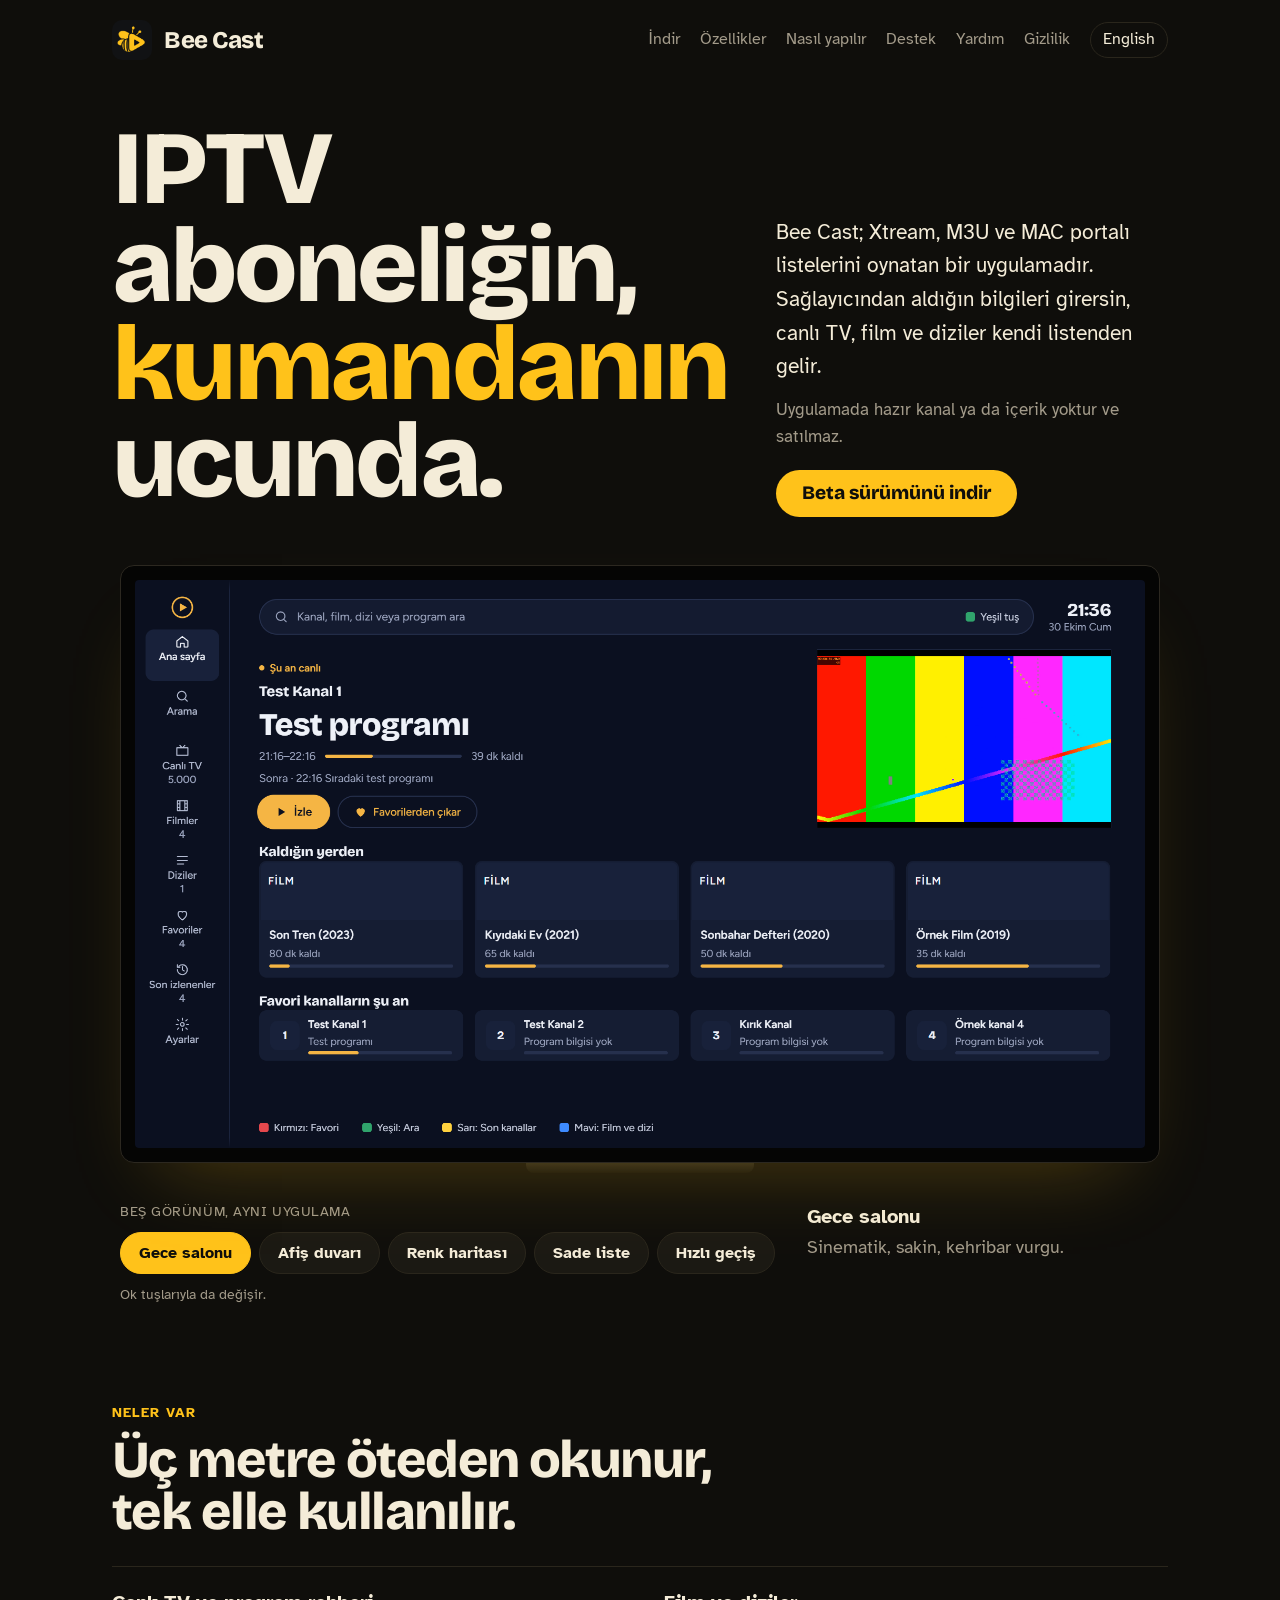
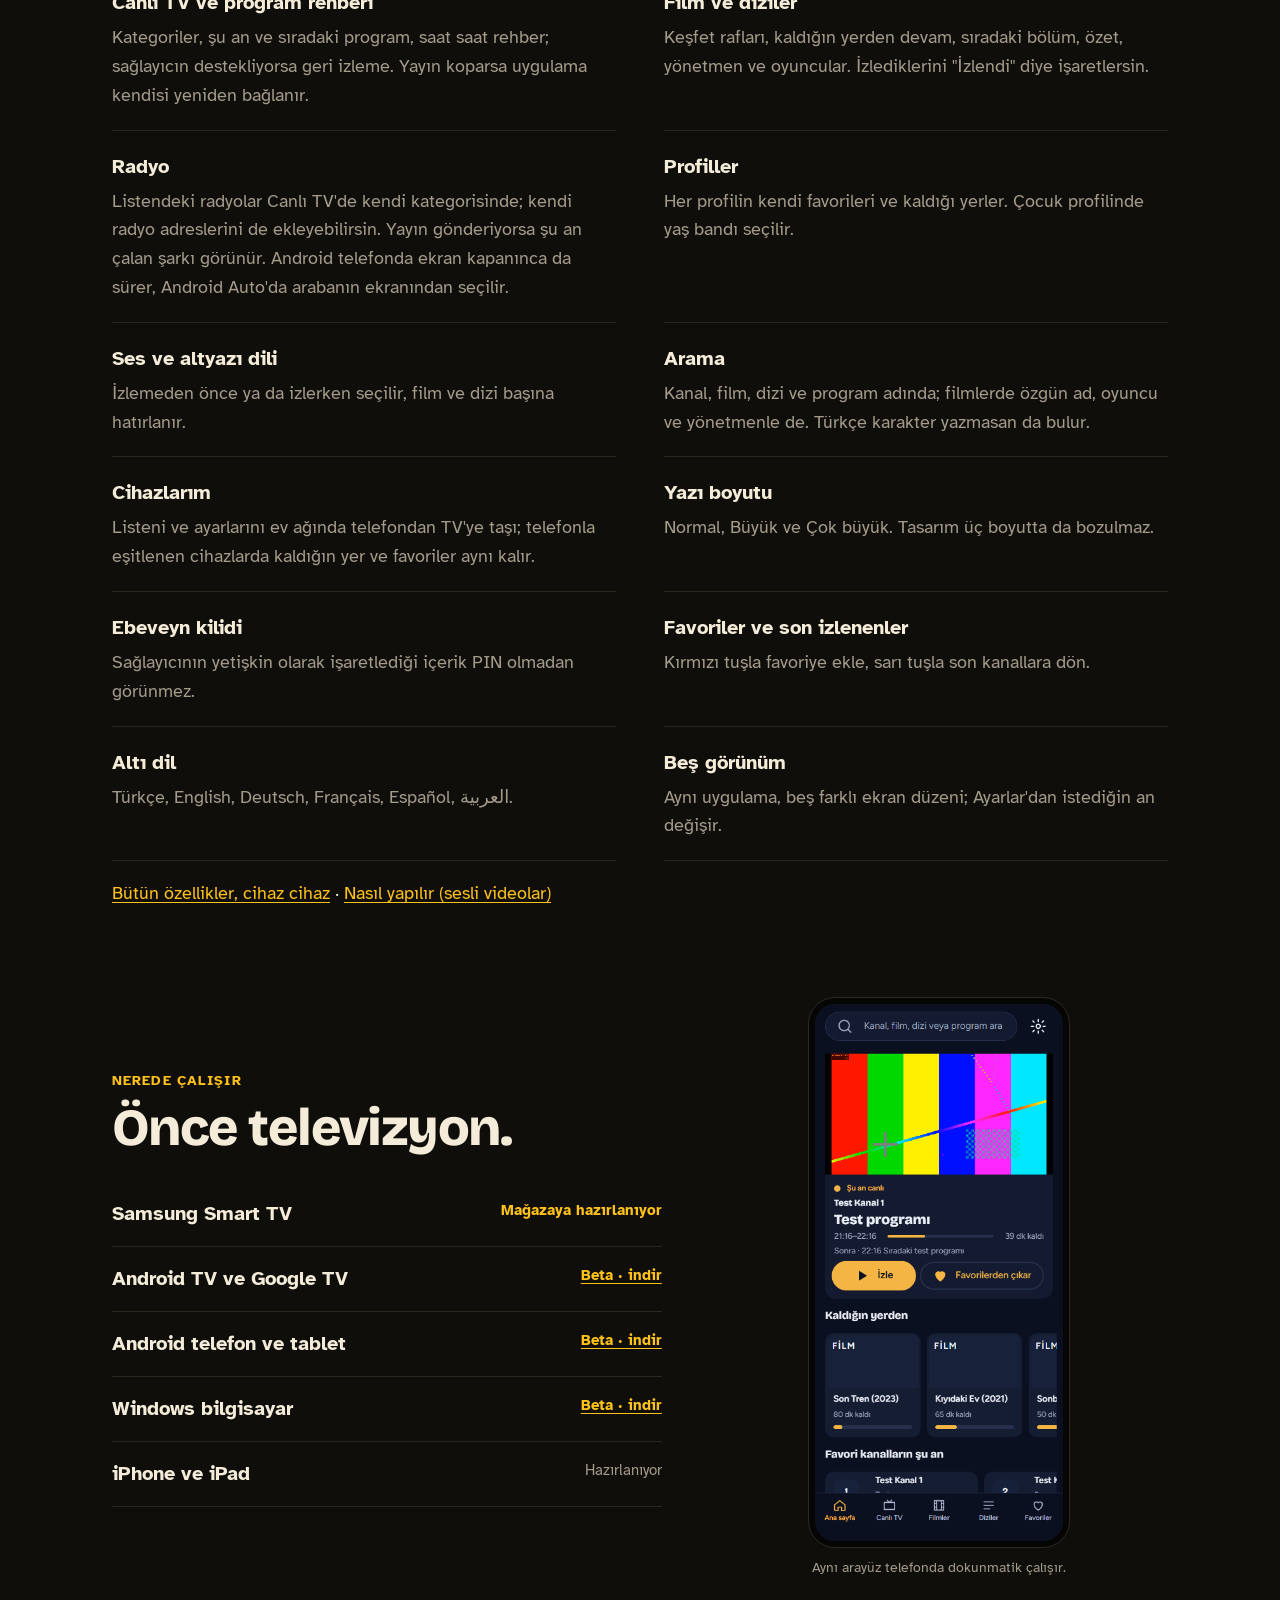
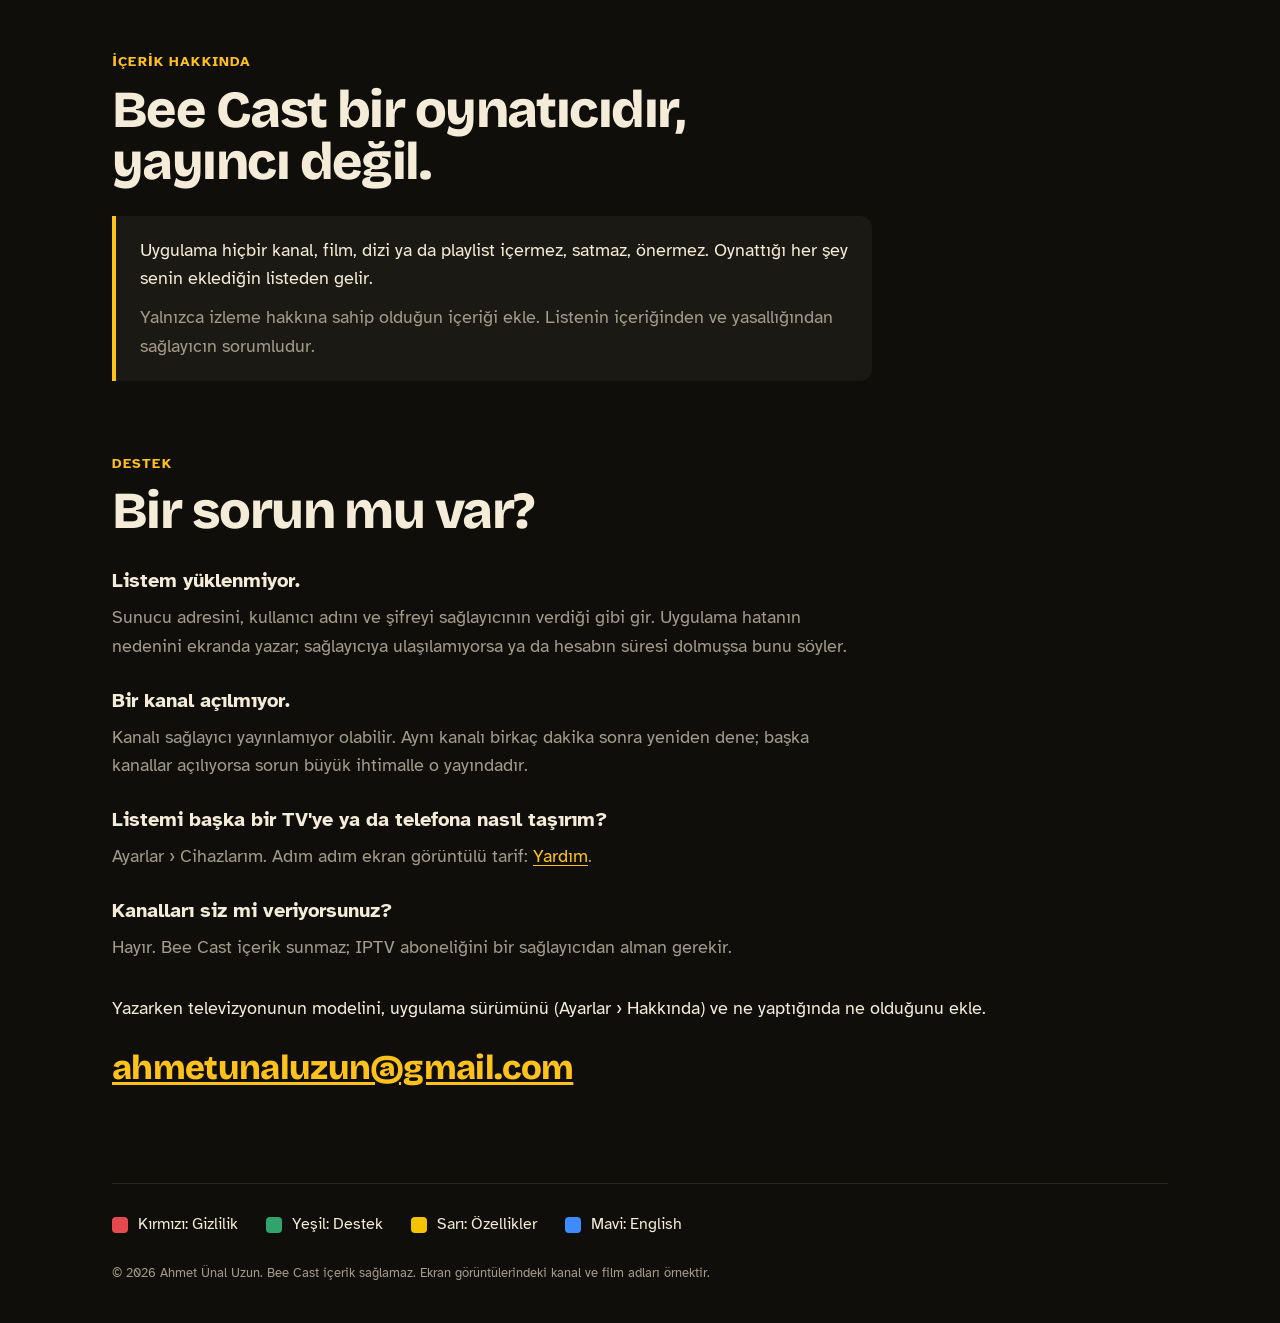
<file: index.html>
<!doctype html>
<html lang="tr" class="no-js">
<head>
  <meta charset="utf-8">
  <meta name="viewport" content="width=device-width, initial-scale=1">
  <title>Bee Cast — IPTV oynatıcı</title>
  <meta name="description" content="Bee Cast, kendi IPTV aboneliğindeki canlı TV, film ve dizileri televizyonda kumandayla izlemen için bir oynatıcıdır. İçerik sunmaz.">
  <link rel="icon" href="assets/img/simge-64.png" type="image/png">
  <link rel="apple-touch-icon" href="assets/img/simge-192.png">
  <link rel="alternate" hreflang="en" href="en/">
  <link rel="stylesheet" href="assets/site.css">
  <script src="assets/site.js" defer></script>
</head>
<body>
  <a class="skip" href="#icerik">İçeriğe geç</a>
  <div class="wrap">
    <header class="top">
      <a class="brand" href="./" aria-label="Bee Cast ana sayfa"><img src="assets/img/isaret-64.png" alt="" width="40" height="40"><span>Bee Cast</span></a>
      <nav aria-label="Site">
        <a class="opt" href="indir.html">İndir</a>
        <a class="opt" href="ozellikler.html">Özellikler</a>
        <a class="opt" href="nasil-yapilir.html">Nasıl yapılır</a>
        <a class="opt" href="#destek">Destek</a>
        <a class="opt" href="yardim.html">Yardım</a>
        <a class="opt" href="gizlilik.html">Gizlilik</a>
        <a class="lang" href="en/" lang="en" hreflang="en">English</a>
      </nav>
    </header>

    <main id="icerik">
      <div class="hero">
        <div class="hero__head">
        <h1>IPTV aboneliğin, <em>kumandanın</em> ucunda.</h1>
        <div>
        <p class="lede">Bee Cast; Xtream, M3U ve MAC portalı listelerini oynatan bir uygulamadır. Sağlayıcından aldığın bilgileri girersin, canlı TV, film ve diziler kendi listenden gelir.</p>
        <p class="lede">Uygulamada hazır kanal ya da içerik yoktur ve satılmaz.</p>
        <p class="hero__cta"><a class="dl__btn" href="indir.html">Beta sürümünü indir</a></p>
        </div>
        </div>

        <div class="tv">
          <div class="tv__bezel">
            <div class="tv__screen">
              <img data-look="a" class="is-on" src="assets/img/tema-a.png" alt="Bee Cast ana ekranı, Gece salonu görünümü: şu an canlı kanal, kaldığın yerden filmler ve favori kanallar" width="1920" height="1080">
              <img data-look="b" src="assets/img/tema-b.png" alt="Afiş duvarı görünümü" width="1920" height="1080" loading="lazy">
              <img data-look="c" src="assets/img/tema-c.png" alt="Renk haritası görünümü" width="1920" height="1080" loading="lazy">
              <img data-look="d" src="assets/img/tema-d.png" alt="Sade liste görünümü" width="1920" height="1080" loading="lazy">
              <img data-look="e" src="assets/img/tema-e.png" alt="Hızlı geçiş görünümü" width="1920" height="1080" loading="lazy">
            </div>
          </div>
          <div class="tv__stand" aria-hidden="true"></div>

          <div class="looks">
            <div>
              <p class="looks__label" id="gorunum">BEŞ GÖRÜNÜM, AYNI UYGULAMA</p>
              <div class="looks__keys" role="radiogroup" aria-labelledby="gorunum" data-looks>
                <button type="button" class="look" role="radio" data-look="a" data-desc="Sinematik, sakin, kehribar vurgu.">Gece salonu</button>
                <button type="button" class="look" role="radio" data-look="b" data-desc="İçerik önde, tipografik afişler.">Afiş duvarı</button>
                <button type="button" class="look" role="radio" data-look="c" data-desc="Her bölümün kendi rengi.">Renk haritası</button>
                <button type="button" class="look" role="radio" data-look="d" data-desc="Süs yok, en okunaklı, en az tuş.">Sade liste</button>
                <button type="button" class="look" role="radio" data-look="e" data-desc="Yayınla açılır, renkli tuşlarla tek dokunuş.">Hızlı geçiş</button>
              </div>
              <p class="looks__hint">Ok tuşlarıyla da değişir.</p>
            </div>
            <p class="looks__desc" aria-live="polite"><b data-look-title>Gece salonu</b><span data-look-desc>Sinematik, sakin, kehribar vurgu.</span></p>
          </div>
        </div>
      </div>

      <section id="ozellikler" aria-labelledby="h-oz">
        <p class="kicker">Neler var</p>
        <h2 id="h-oz">Üç metre öteden okunur, tek elle kullanılır.</h2>
        <dl class="feats">
          <div><dt>Canlı TV ve program rehberi</dt><dd>Kategoriler, şu an ve sıradaki program, saat saat rehber; sağlayıcın destekliyorsa geri izleme. Yayın koparsa uygulama kendisi yeniden bağlanır.</dd></div>
          <div><dt>Film ve diziler</dt><dd>Keşfet rafları, kaldığın yerden devam, sıradaki bölüm, özet, yönetmen ve oyuncular. İzlediklerini "İzlendi" diye işaretlersin.</dd></div>
          <div><dt>Radyo</dt><dd>Listendeki radyolar Canlı TV'de kendi kategorisinde; kendi radyo adreslerini de ekleyebilirsin. Yayın gönderiyorsa şu an çalan şarkı görünür. Android telefonda ekran kapanınca da sürer, Android Auto'da arabanın ekranından seçilir.</dd></div>
          <div><dt>Profiller</dt><dd>Her profilin kendi favorileri ve kaldığı yerler. Çocuk profilinde yaş bandı seçilir.</dd></div>
          <div><dt>Ses ve altyazı dili</dt><dd>İzlemeden önce ya da izlerken seçilir, film ve dizi başına hatırlanır.</dd></div>
          <div><dt>Arama</dt><dd>Kanal, film, dizi ve program adında; filmlerde özgün ad, oyuncu ve yönetmenle de. Türkçe karakter yazmasan da bulur.</dd></div>
          <div><dt>Cihazlarım</dt><dd>Listeni ve ayarlarını ev ağında telefondan TV'ye taşı; telefonla eşitlenen cihazlarda kaldığın yer ve favoriler aynı kalır.</dd></div>
          <div><dt>Yazı boyutu</dt><dd>Normal, Büyük ve Çok büyük. Tasarım üç boyutta da bozulmaz.</dd></div>
          <div><dt>Ebeveyn kilidi</dt><dd>Sağlayıcının yetişkin olarak işaretlediği içerik PIN olmadan görünmez.</dd></div>
          <div><dt>Favoriler ve son izlenenler</dt><dd>Kırmızı tuşla favoriye ekle, sarı tuşla son kanallara dön.</dd></div>
          <div><dt>Altı dil</dt><dd>Türkçe, English, Deutsch, Français, Español, العربية.</dd></div>
          <div><dt>Beş görünüm</dt><dd>Aynı uygulama, beş farklı ekran düzeni; Ayarlar'dan istediğin an değişir.</dd></div>
        </dl>
        <p><a href="ozellikler.html">Bütün özellikler, cihaz cihaz</a> · <a href="nasil-yapilir.html">Nasıl yapılır (sesli videolar)</a></p>
      </section>

      <section id="nerede" aria-labelledby="h-ne">
        <div class="where">
          <div>
            <p class="kicker">Nerede çalışır</p>
            <h2 id="h-ne">Önce televizyon.</h2>
            <ul>
              <li>Samsung Smart TV <span class="now">Mağazaya hazırlanıyor</span></li>
              <li>Android TV ve Google TV <span class="now"><a href="indir.html#android-tv">Beta · indir</a></span></li>
              <li>Android telefon ve tablet <span class="now"><a href="indir.html#android">Beta · indir</a></span></li>
              <li>Windows bilgisayar <span class="now"><a href="indir.html#windows">Beta · indir</a></span></li>
              <li>iPhone ve iPad <span>Hazırlanıyor</span></li>
            </ul>
          </div>
          <figure>
            <img src="assets/img/telefon.png" alt="Bee Cast telefon ekranı, dikey" width="390" height="844">
            <figcaption>Aynı arayüz telefonda dokunmatik çalışır.</figcaption>
          </figure>
        </div>
      </section>

      <section id="icerik-hakkinda" aria-labelledby="h-ic">
        <p class="kicker">İçerik hakkında</p>
        <h2 id="h-ic">Bee Cast bir oynatıcıdır, yayıncı değil.</h2>
        <div class="note">
          <p>Uygulama hiçbir kanal, film, dizi ya da playlist içermez, satmaz, önermez. Oynattığı her şey senin eklediğin listeden gelir.</p>
          <p>Yalnızca izleme hakkına sahip olduğun içeriği ekle. Listenin içeriğinden ve yasallığından sağlayıcın sorumludur.</p>
        </div>
      </section>

      <section id="destek" aria-labelledby="h-de">
        <p class="kicker">Destek</p>
        <h2 id="h-de">Bir sorun mu var?</h2>
        <dl class="faq">
          <dt>Listem yüklenmiyor.</dt>
          <dd>Sunucu adresini, kullanıcı adını ve şifreyi sağlayıcının verdiği gibi gir. Uygulama hatanın nedenini ekranda yazar; sağlayıcıya ulaşılamıyorsa ya da hesabın süresi dolmuşsa bunu söyler.</dd>
          <dt>Bir kanal açılmıyor.</dt>
          <dd>Kanalı sağlayıcı yayınlamıyor olabilir. Aynı kanalı birkaç dakika sonra yeniden dene; başka kanallar açılıyorsa sorun büyük ihtimalle o yayındadır.</dd>
          <dt>Listemi başka bir TV'ye ya da telefona nasıl taşırım?</dt>
          <dd>Ayarlar › Cihazlarım. Adım adım ekran görüntülü tarif: <a href="yardim.html">Yardım</a>.</dd>
          <dt>Kanalları siz mi veriyorsunuz?</dt>
          <dd>Hayır. Bee Cast içerik sunmaz; IPTV aboneliğini bir sağlayıcıdan alman gerekir.</dd>
        </dl>
        <p style="margin-top:32px">Yazarken televizyonunun modelini, uygulama sürümünü (Ayarlar › Hakkında) ve ne yaptığında ne olduğunu ekle.</p>
        <a class="mail" href="mailto:ahmetunaluzun@gmail.com?subject=Bee%20Cast">ahmetunaluzun@gmail.com</a>
      </section>
    </main>

    <footer class="foot">
      <ul class="keys" aria-label="Kısayollar">
        <li><a href="gizlilik.html"><i class="k-red" aria-hidden="true"></i>Kırmızı: Gizlilik</a></li>
        <li><a href="#destek"><i class="k-green" aria-hidden="true"></i>Yeşil: Destek</a></li>
        <li><a href="#ozellikler"><i class="k-yellow" aria-hidden="true"></i>Sarı: Özellikler</a></li>
        <li><a href="en/" lang="en"><i class="k-blue" aria-hidden="true"></i>Mavi: English</a></li>
      </ul>
      <small>© 2026 Ahmet Ünal Uzun. Bee Cast içerik sağlamaz. Ekran görüntülerindeki kanal ve film adları örnektir.</small>
    </footer>
  </div>
</body>
</html>
</file>
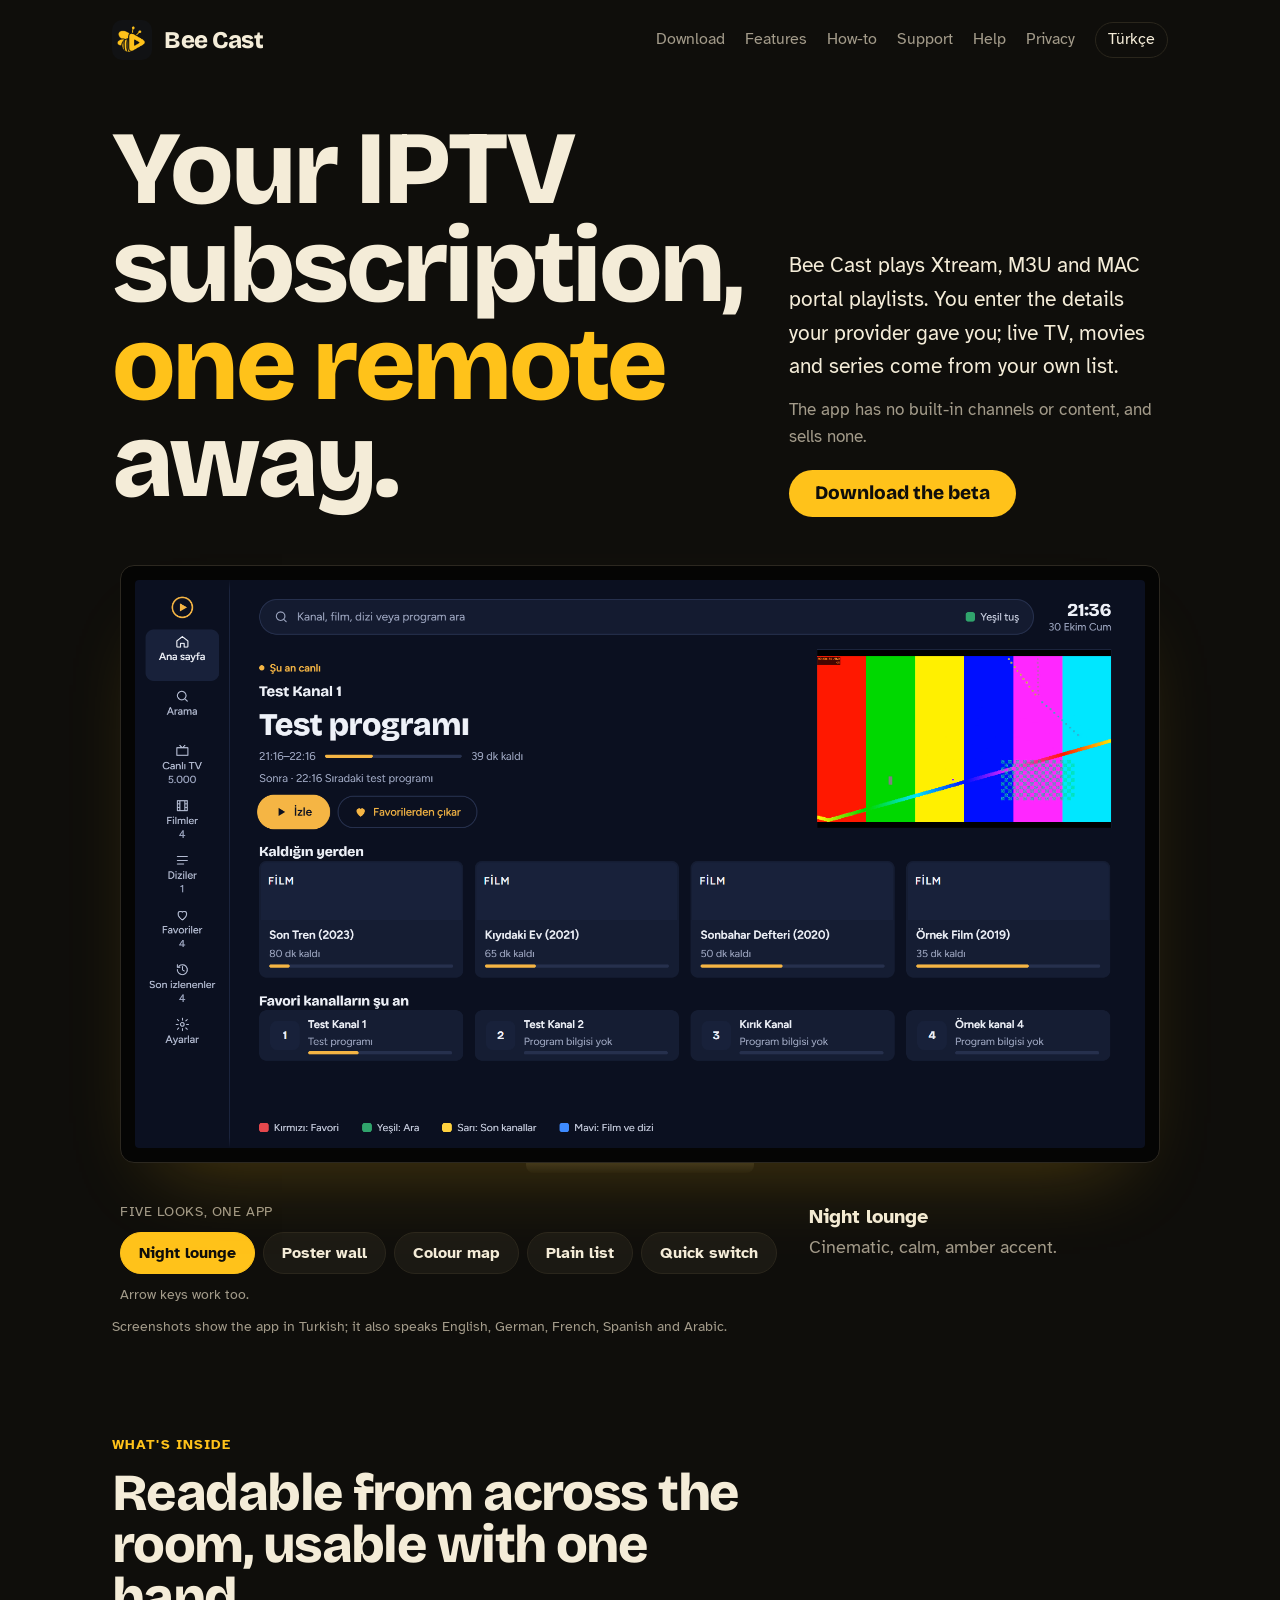
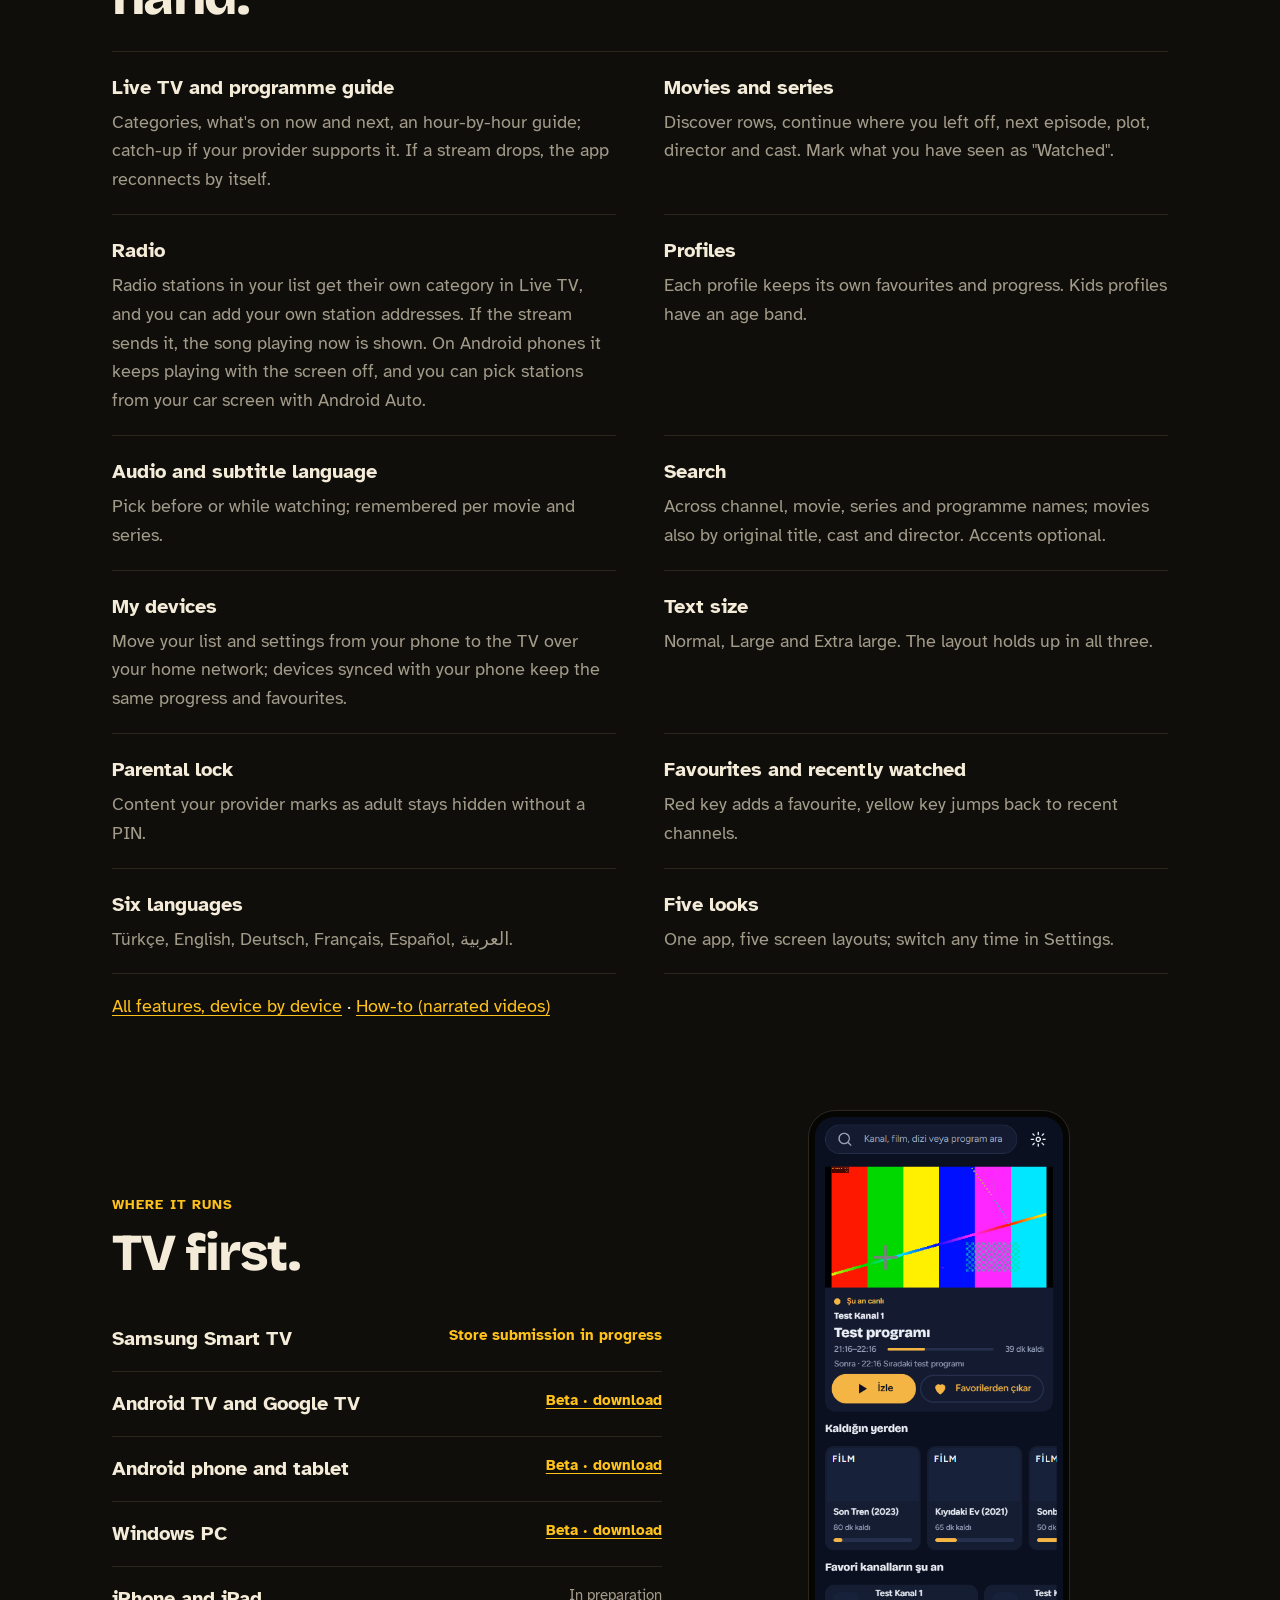
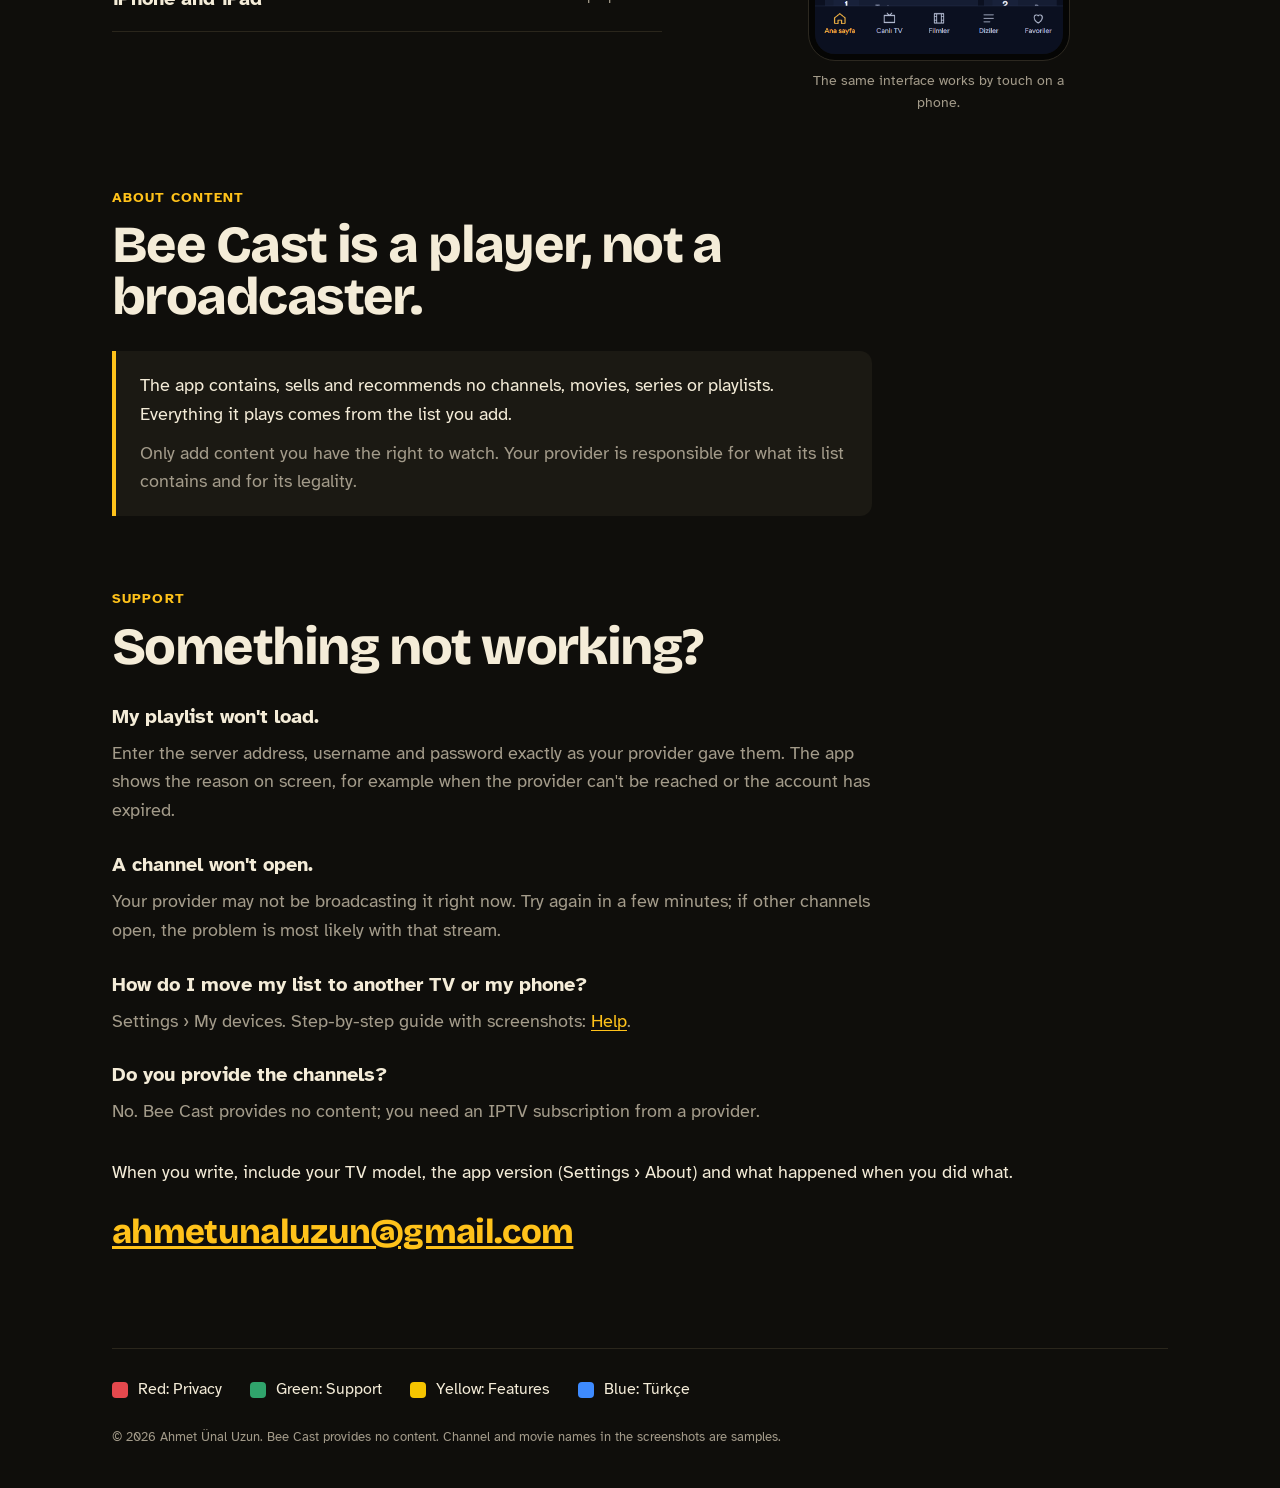
<file: en/index.html>
<!doctype html>
<html lang="en" class="no-js">
<head>
  <meta charset="utf-8">
  <meta name="viewport" content="width=device-width, initial-scale=1">
  <title>Bee Cast — IPTV player</title>
  <meta name="description" content="Bee Cast is a player for watching live TV, movies and series from your own IPTV subscription on your TV, with the remote. It provides no content.">
  <link rel="icon" href="../assets/img/simge-64.png" type="image/png">
  <link rel="apple-touch-icon" href="../assets/img/simge-192.png">
  <link rel="alternate" hreflang="tr" href="../">
  <link rel="stylesheet" href="../assets/site.css">
  <script src="../assets/site.js" defer></script>
</head>
<body>
  <a class="skip" href="#content">Skip to content</a>
  <div class="wrap">
    <header class="top">
      <a class="brand" href="./" aria-label="Bee Cast home"><img src="../assets/img/isaret-64.png" alt="" width="40" height="40"><span>Bee Cast</span></a>
      <nav aria-label="Site">
        <a class="opt" href="download.html">Download</a>
        <a class="opt" href="features.html">Features</a>
        <a class="opt" href="how-to.html">How-to</a>
        <a class="opt" href="#support">Support</a>
        <a class="opt" href="help.html">Help</a>
        <a class="opt" href="privacy.html">Privacy</a>
        <a class="lang" href="../" lang="tr" hreflang="tr">Türkçe</a>
      </nav>
    </header>

    <main id="content">
      <div class="hero">
        <div class="hero__head">
        <h1>Your IPTV subscription, <em>one remote</em> away.</h1>
        <div>
        <p class="lede">Bee Cast plays Xtream, M3U and MAC portal playlists. You enter the details your provider gave you; live TV, movies and series come from your own list.</p>
        <p class="lede">The app has no built-in channels or content, and sells none.</p>
        <p class="hero__cta"><a class="dl__btn" href="download.html">Download the beta</a></p>
        </div>
        </div>

        <div class="tv">
          <div class="tv__bezel">
            <div class="tv__screen">
              <img data-look="a" class="is-on" src="../assets/img/tema-a.png" alt="Bee Cast home screen in the Night lounge look: live channel now, continue watching and favourite channels" width="1920" height="1080">
              <img data-look="b" src="../assets/img/tema-b.png" alt="Poster wall look" width="1920" height="1080" loading="lazy">
              <img data-look="c" src="../assets/img/tema-c.png" alt="Colour map look" width="1920" height="1080" loading="lazy">
              <img data-look="d" src="../assets/img/tema-d.png" alt="Plain list look" width="1920" height="1080" loading="lazy">
              <img data-look="e" src="../assets/img/tema-e.png" alt="Quick switch look" width="1920" height="1080" loading="lazy">
            </div>
          </div>
          <div class="tv__stand" aria-hidden="true"></div>

          <div class="looks">
            <div>
              <p class="looks__label" id="looks">FIVE LOOKS, ONE APP</p>
              <div class="looks__keys" role="radiogroup" aria-labelledby="looks" data-looks>
                <button type="button" class="look" role="radio" data-look="a" data-desc="Cinematic, calm, amber accent.">Night lounge</button>
                <button type="button" class="look" role="radio" data-look="b" data-desc="Content first, typographic posters.">Poster wall</button>
                <button type="button" class="look" role="radio" data-look="c" data-desc="Every section has its own colour.">Colour map</button>
                <button type="button" class="look" role="radio" data-look="d" data-desc="No frills, most legible, fewest key presses.">Plain list</button>
                <button type="button" class="look" role="radio" data-look="e" data-desc="Opens on the stream, one press with the colour keys.">Quick switch</button>
              </div>
              <p class="looks__hint">Arrow keys work too.</p>
            </div>
            <p class="looks__desc" aria-live="polite"><b data-look-title>Night lounge</b><span data-look-desc>Cinematic, calm, amber accent.</span></p>
          </div>
        </div>
        <p class="looks__hint">Screenshots show the app in Turkish; it also speaks English, German, French, Spanish and Arabic.</p>
      </div>

      <section id="features" aria-labelledby="h-f">
        <p class="kicker">What's inside</p>
        <h2 id="h-f">Readable from across the room, usable with one hand.</h2>
        <dl class="feats">
          <div><dt>Live TV and programme guide</dt><dd>Categories, what's on now and next, an hour-by-hour guide; catch-up if your provider supports it. If a stream drops, the app reconnects by itself.</dd></div>
          <div><dt>Movies and series</dt><dd>Discover rows, continue where you left off, next episode, plot, director and cast. Mark what you have seen as "Watched".</dd></div>
          <div><dt>Radio</dt><dd>Radio stations in your list get their own category in Live TV, and you can add your own station addresses. If the stream sends it, the song playing now is shown. On Android phones it keeps playing with the screen off, and you can pick stations from your car screen with Android Auto.</dd></div>
          <div><dt>Profiles</dt><dd>Each profile keeps its own favourites and progress. Kids profiles have an age band.</dd></div>
          <div><dt>Audio and subtitle language</dt><dd>Pick before or while watching; remembered per movie and series.</dd></div>
          <div><dt>Search</dt><dd>Across channel, movie, series and programme names; movies also by original title, cast and director. Accents optional.</dd></div>
          <div><dt>My devices</dt><dd>Move your list and settings from your phone to the TV over your home network; devices synced with your phone keep the same progress and favourites.</dd></div>
          <div><dt>Text size</dt><dd>Normal, Large and Extra large. The layout holds up in all three.</dd></div>
          <div><dt>Parental lock</dt><dd>Content your provider marks as adult stays hidden without a PIN.</dd></div>
          <div><dt>Favourites and recently watched</dt><dd>Red key adds a favourite, yellow key jumps back to recent channels.</dd></div>
          <div><dt>Six languages</dt><dd>Türkçe, English, Deutsch, Français, Español, العربية.</dd></div>
          <div><dt>Five looks</dt><dd>One app, five screen layouts; switch any time in Settings.</dd></div>
        </dl>
        <p><a href="features.html">All features, device by device</a> · <a href="how-to.html">How-to (narrated videos)</a></p>
      </section>

      <section id="where" aria-labelledby="h-w">
        <div class="where">
          <div>
            <p class="kicker">Where it runs</p>
            <h2 id="h-w">TV first.</h2>
            <ul>
              <li>Samsung Smart TV <span class="now">Store submission in progress</span></li>
              <li>Android TV and Google TV <span class="now"><a href="download.html#android-tv">Beta · download</a></span></li>
              <li>Android phone and tablet <span class="now"><a href="download.html#android">Beta · download</a></span></li>
              <li>Windows PC <span class="now"><a href="download.html#windows">Beta · download</a></span></li>
              <li>iPhone and iPad <span>In preparation</span></li>
            </ul>
          </div>
          <figure>
            <img src="../assets/img/telefon.png" alt="Bee Cast on a phone, portrait" width="390" height="844">
            <figcaption>The same interface works by touch on a phone.</figcaption>
          </figure>
        </div>
      </section>

      <section id="about-content" aria-labelledby="h-c">
        <p class="kicker">About content</p>
        <h2 id="h-c">Bee Cast is a player, not a broadcaster.</h2>
        <div class="note">
          <p>The app contains, sells and recommends no channels, movies, series or playlists. Everything it plays comes from the list you add.</p>
          <p>Only add content you have the right to watch. Your provider is responsible for what its list contains and for its legality.</p>
        </div>
      </section>

      <section id="support" aria-labelledby="h-s">
        <p class="kicker">Support</p>
        <h2 id="h-s">Something not working?</h2>
        <dl class="faq">
          <dt>My playlist won't load.</dt>
          <dd>Enter the server address, username and password exactly as your provider gave them. The app shows the reason on screen, for example when the provider can't be reached or the account has expired.</dd>
          <dt>A channel won't open.</dt>
          <dd>Your provider may not be broadcasting it right now. Try again in a few minutes; if other channels open, the problem is most likely with that stream.</dd>
          <dt>How do I move my list to another TV or my phone?</dt>
          <dd>Settings › My devices. Step-by-step guide with screenshots: <a href="help.html">Help</a>.</dd>
          <dt>Do you provide the channels?</dt>
          <dd>No. Bee Cast provides no content; you need an IPTV subscription from a provider.</dd>
        </dl>
        <p style="margin-top:32px">When you write, include your TV model, the app version (Settings › About) and what happened when you did what.</p>
        <a class="mail" href="mailto:ahmetunaluzun@gmail.com?subject=Bee%20Cast">ahmetunaluzun@gmail.com</a>
      </section>
    </main>

    <footer class="foot">
      <ul class="keys" aria-label="Shortcuts">
        <li><a href="privacy.html"><i class="k-red" aria-hidden="true"></i>Red: Privacy</a></li>
        <li><a href="#support"><i class="k-green" aria-hidden="true"></i>Green: Support</a></li>
        <li><a href="#features"><i class="k-yellow" aria-hidden="true"></i>Yellow: Features</a></li>
        <li><a href="../" lang="tr"><i class="k-blue" aria-hidden="true"></i>Blue: Türkçe</a></li>
      </ul>
      <small>© 2026 Ahmet Ünal Uzun. Bee Cast provides no content. Channel and movie names in the screenshots are samples.</small>
    </footer>
  </div>
</body>
</html>
</file>
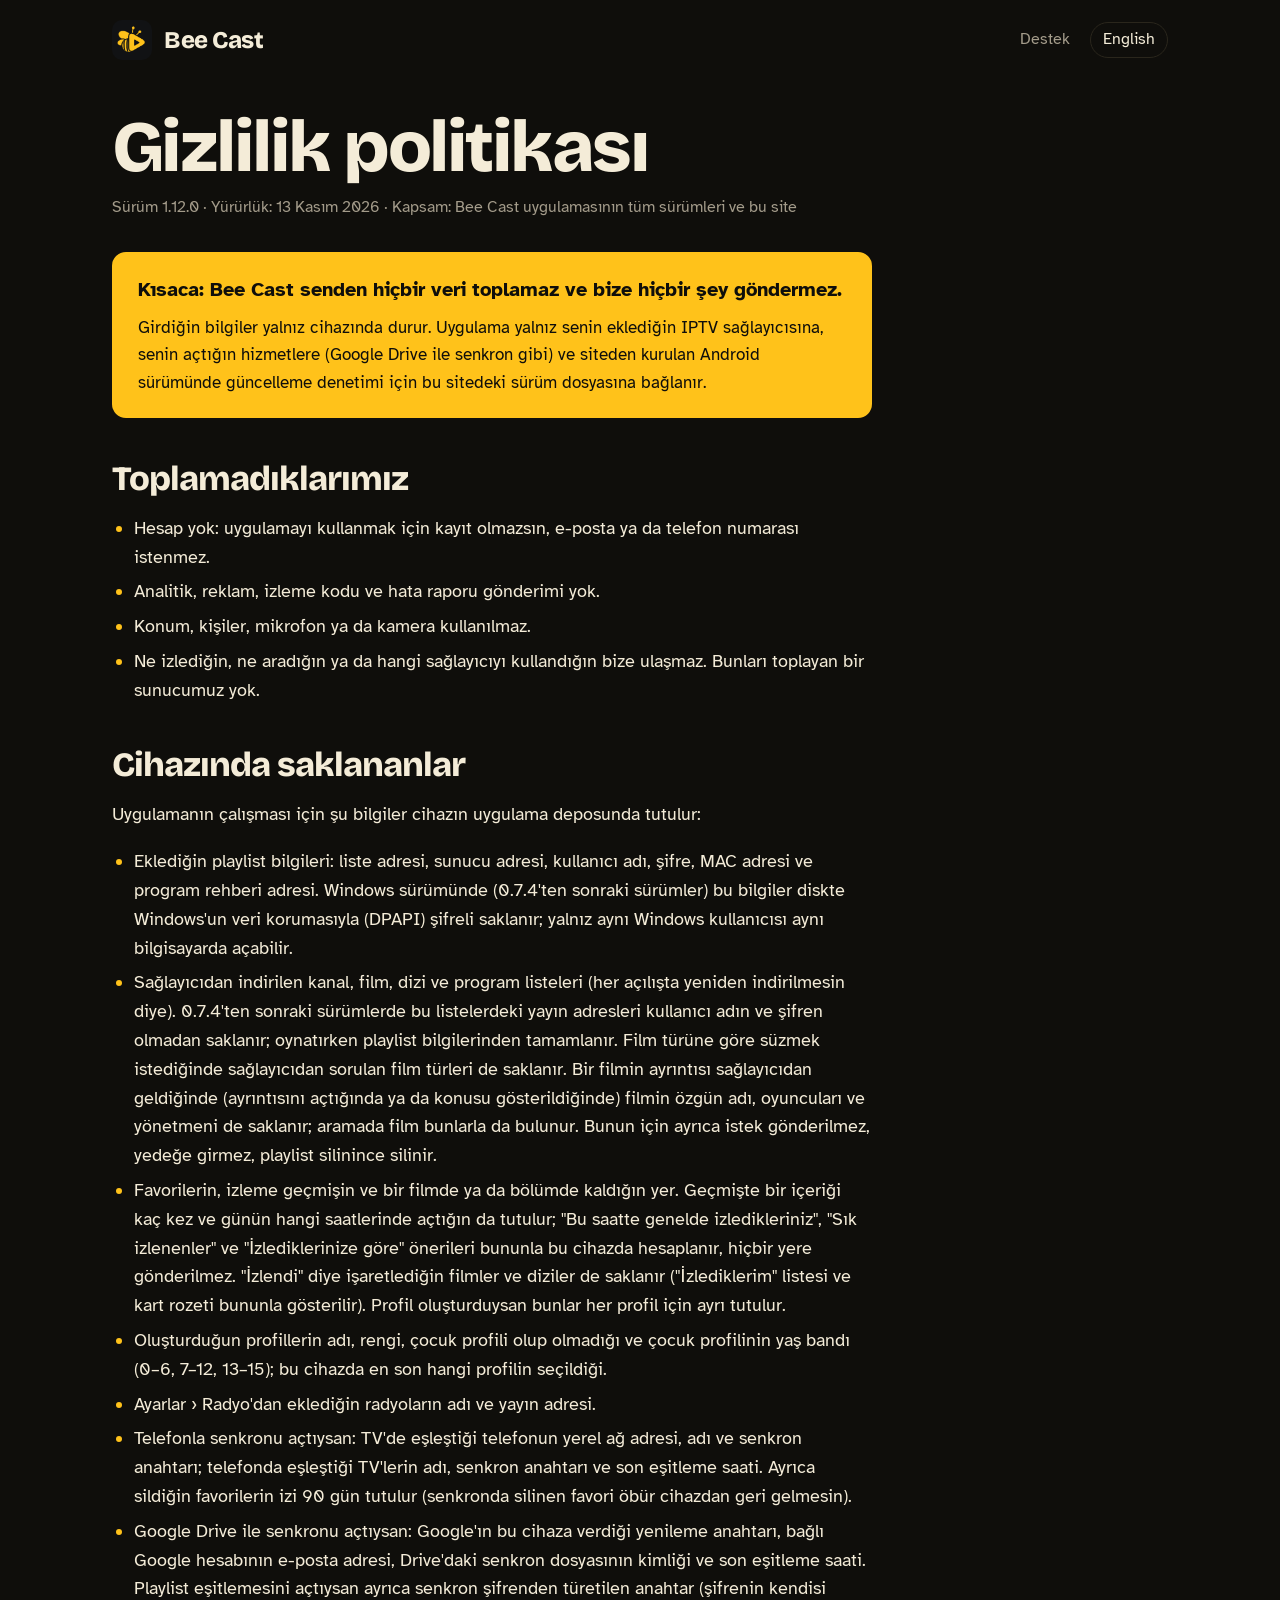
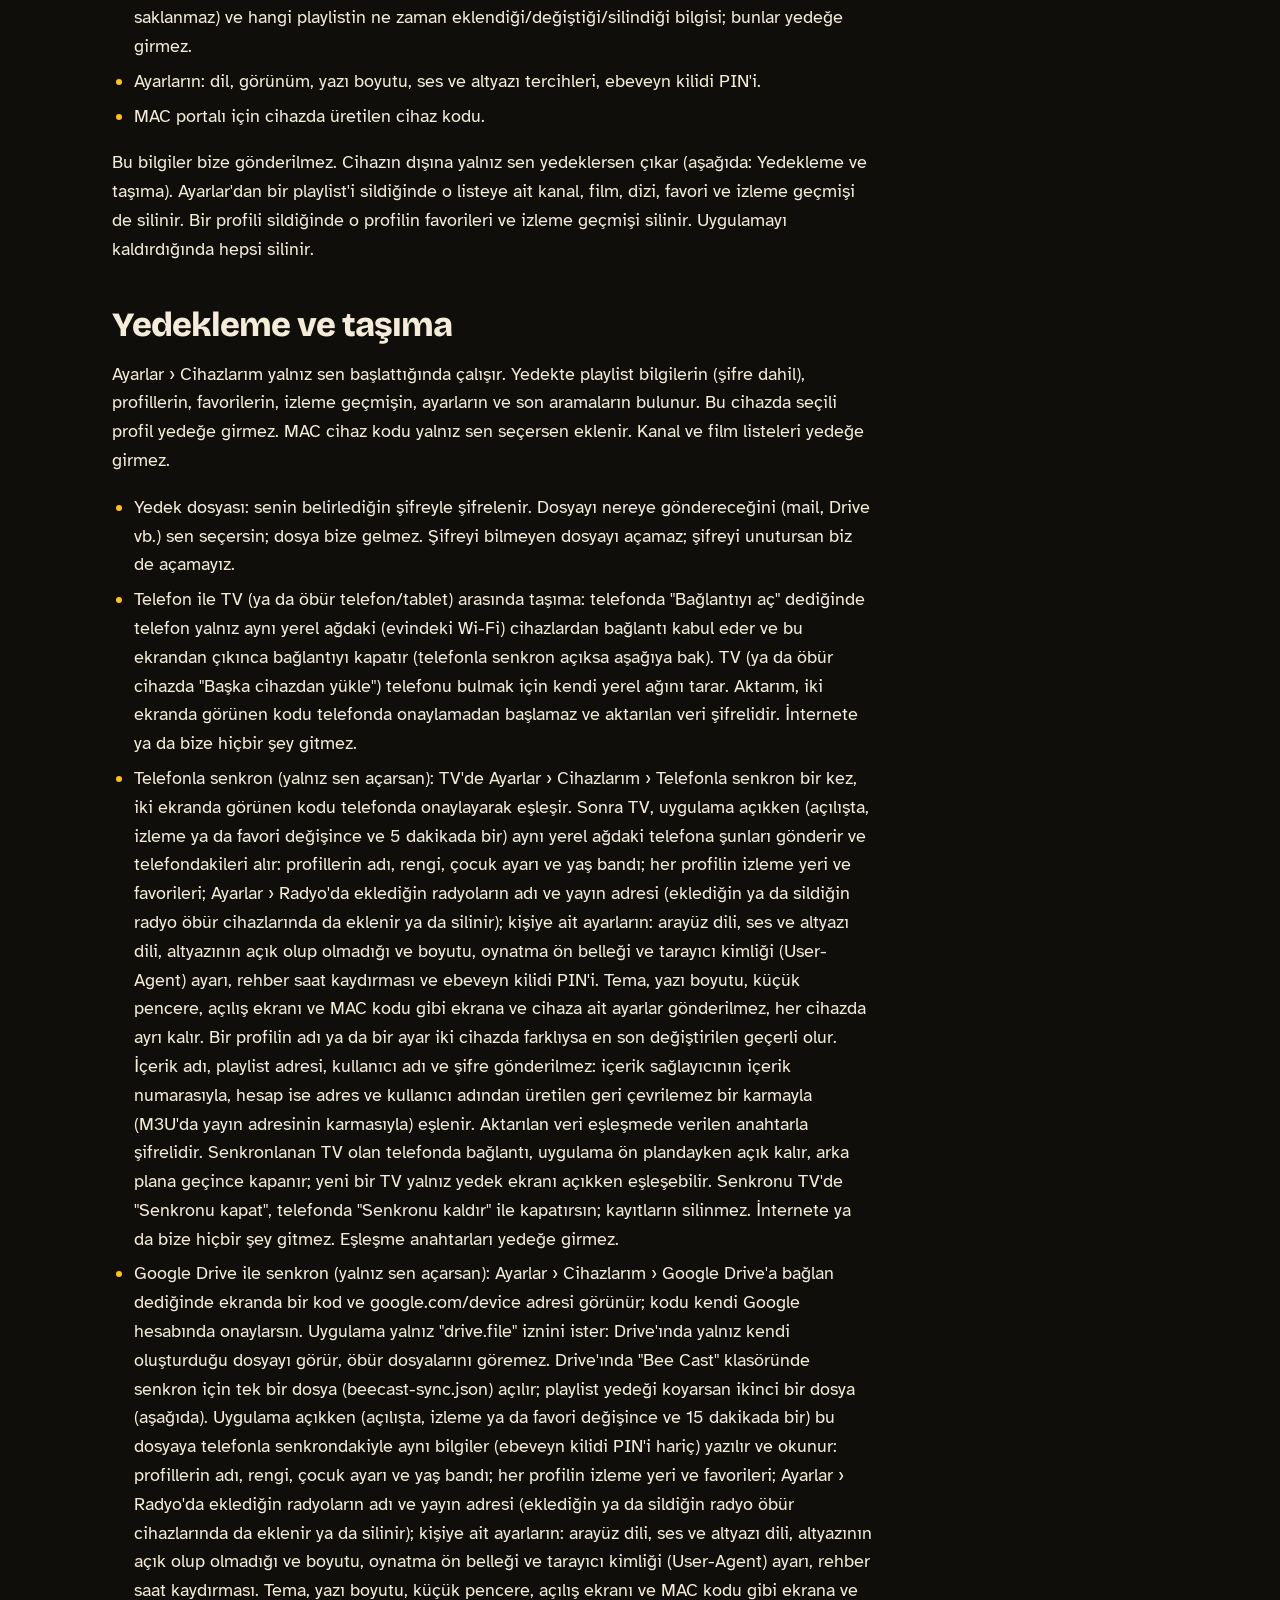
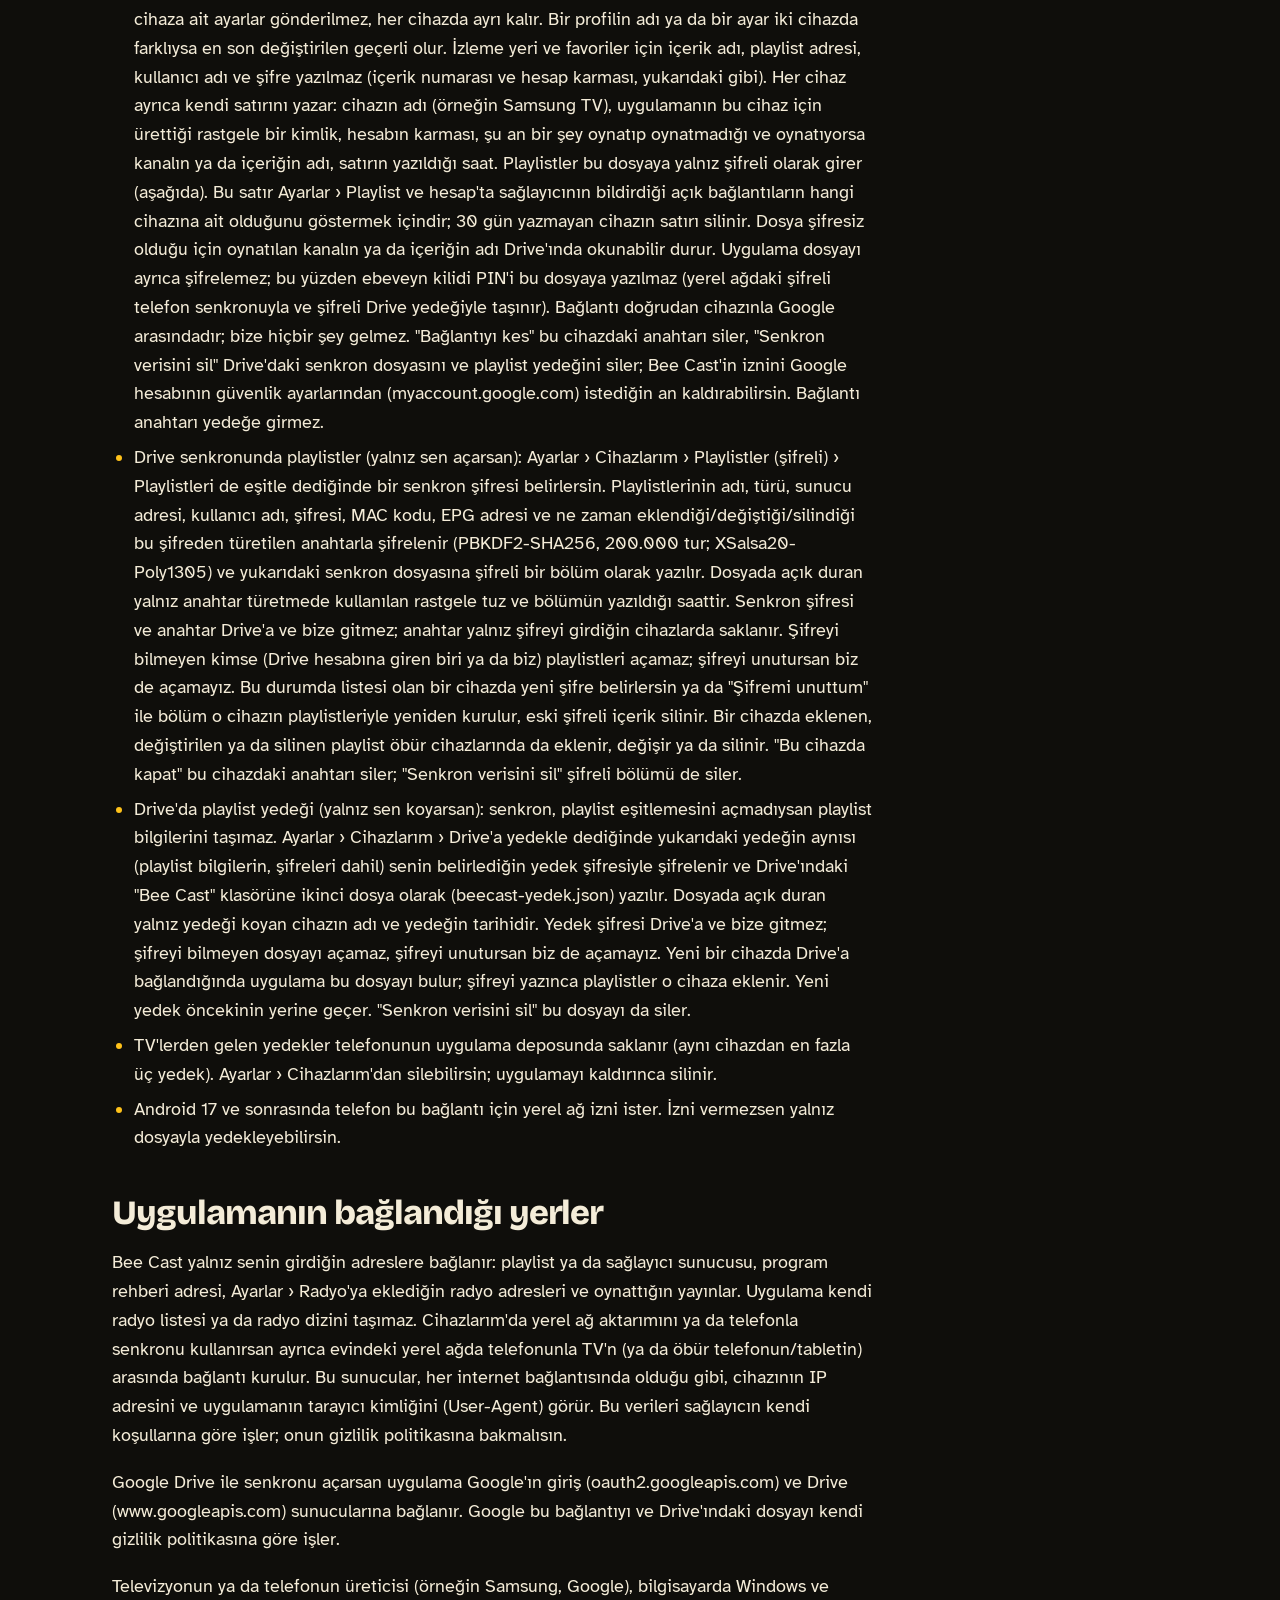
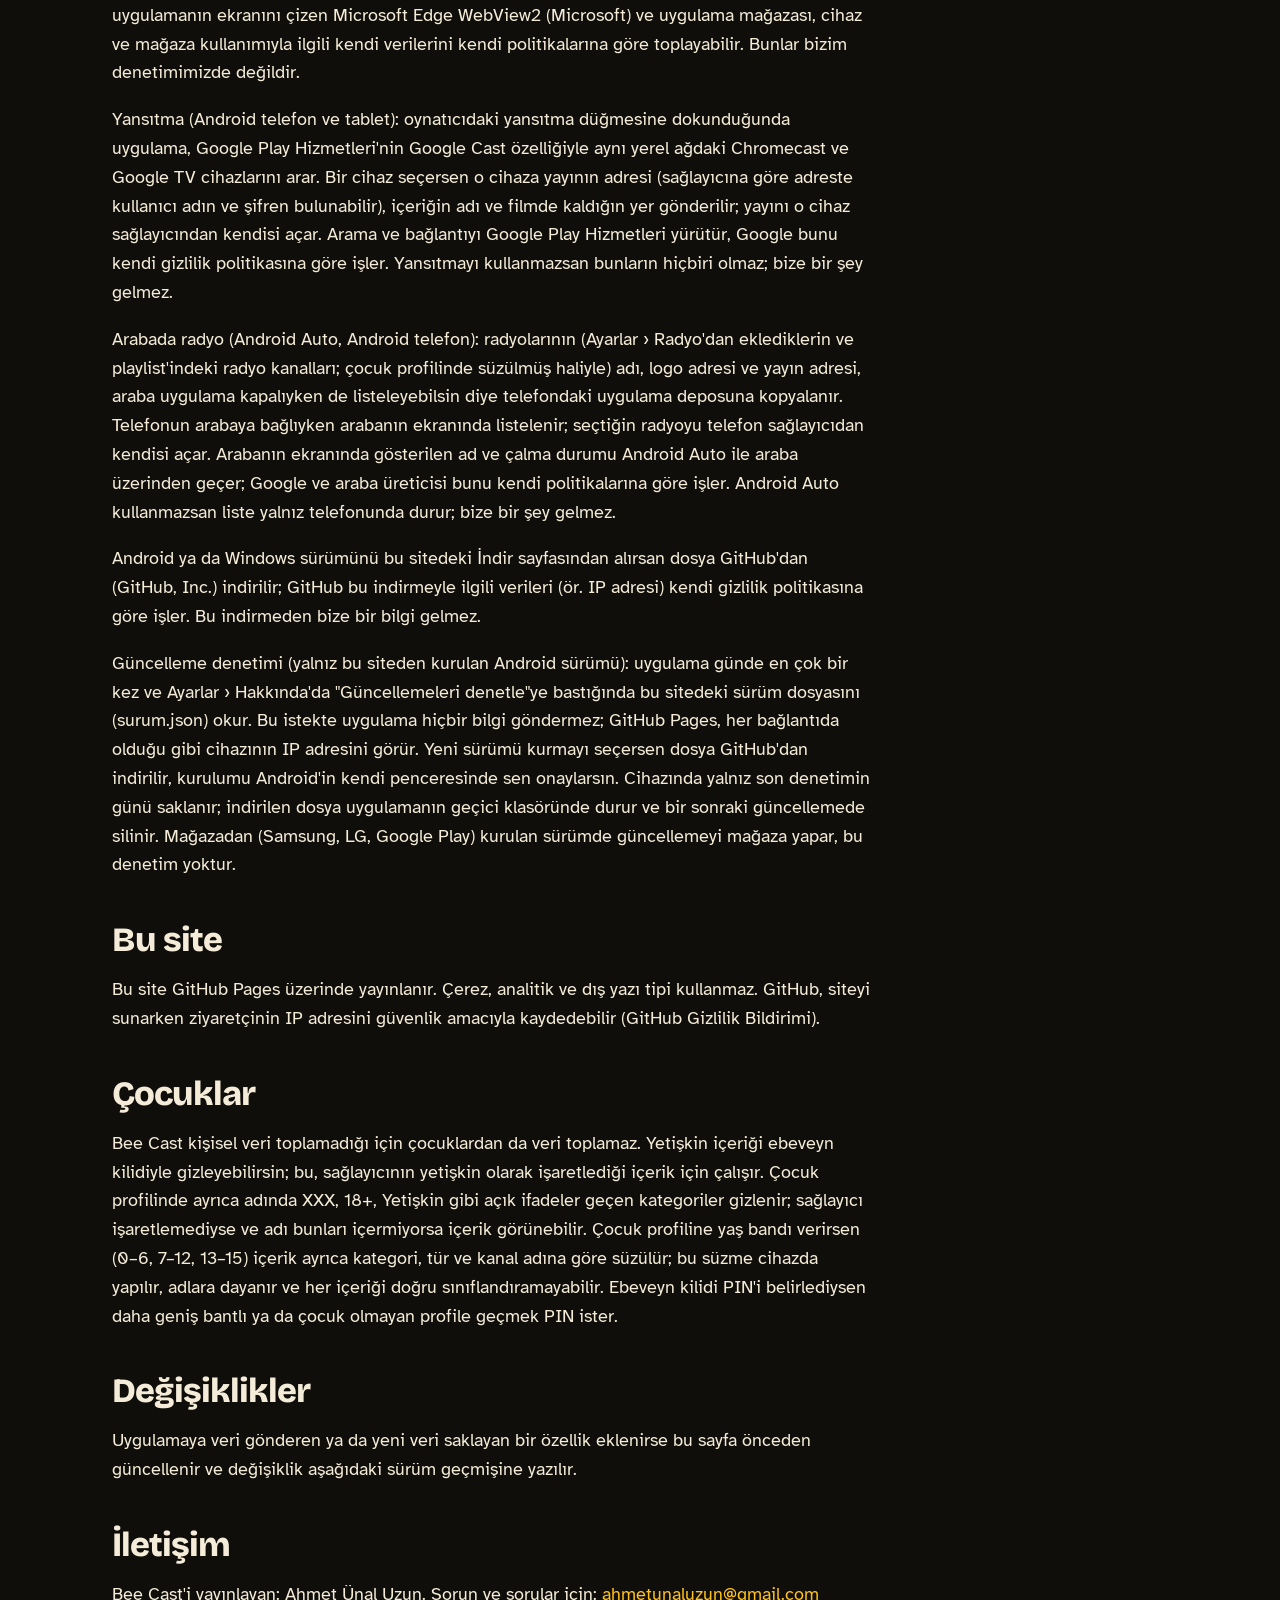
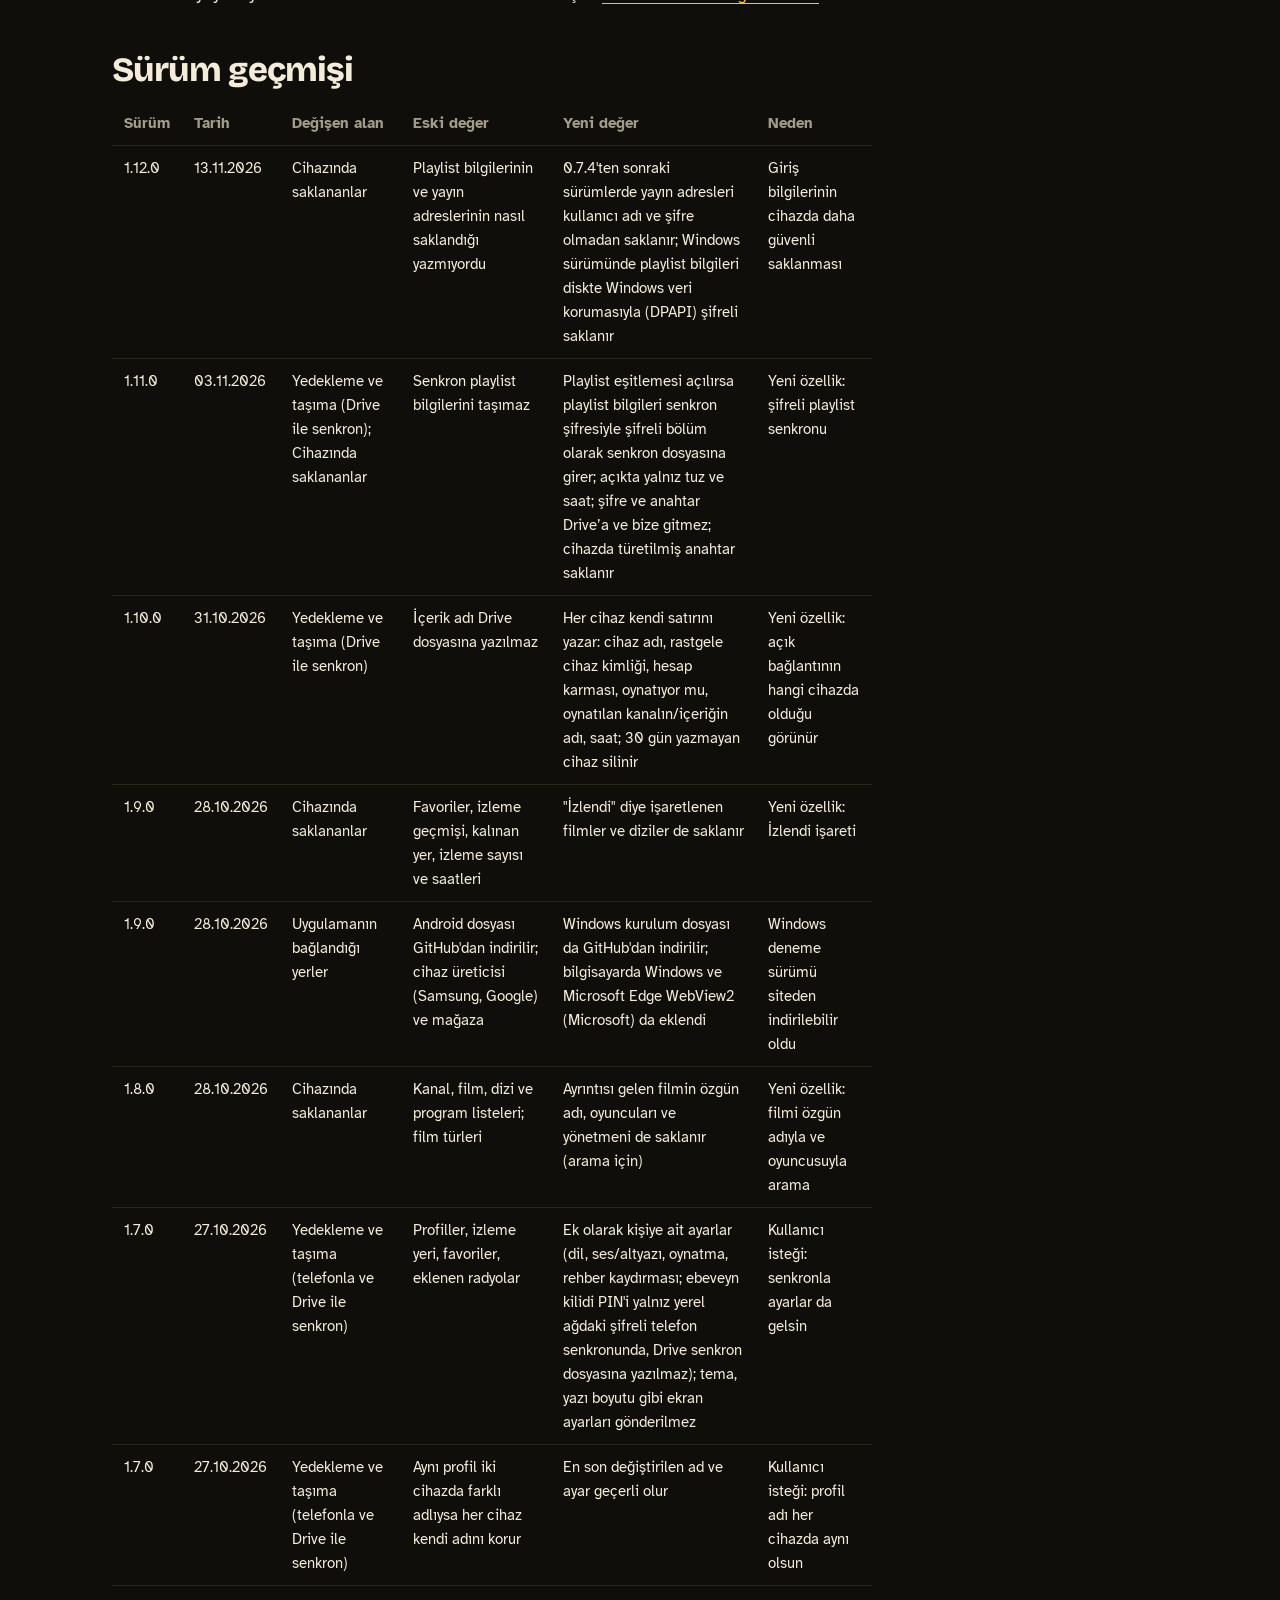
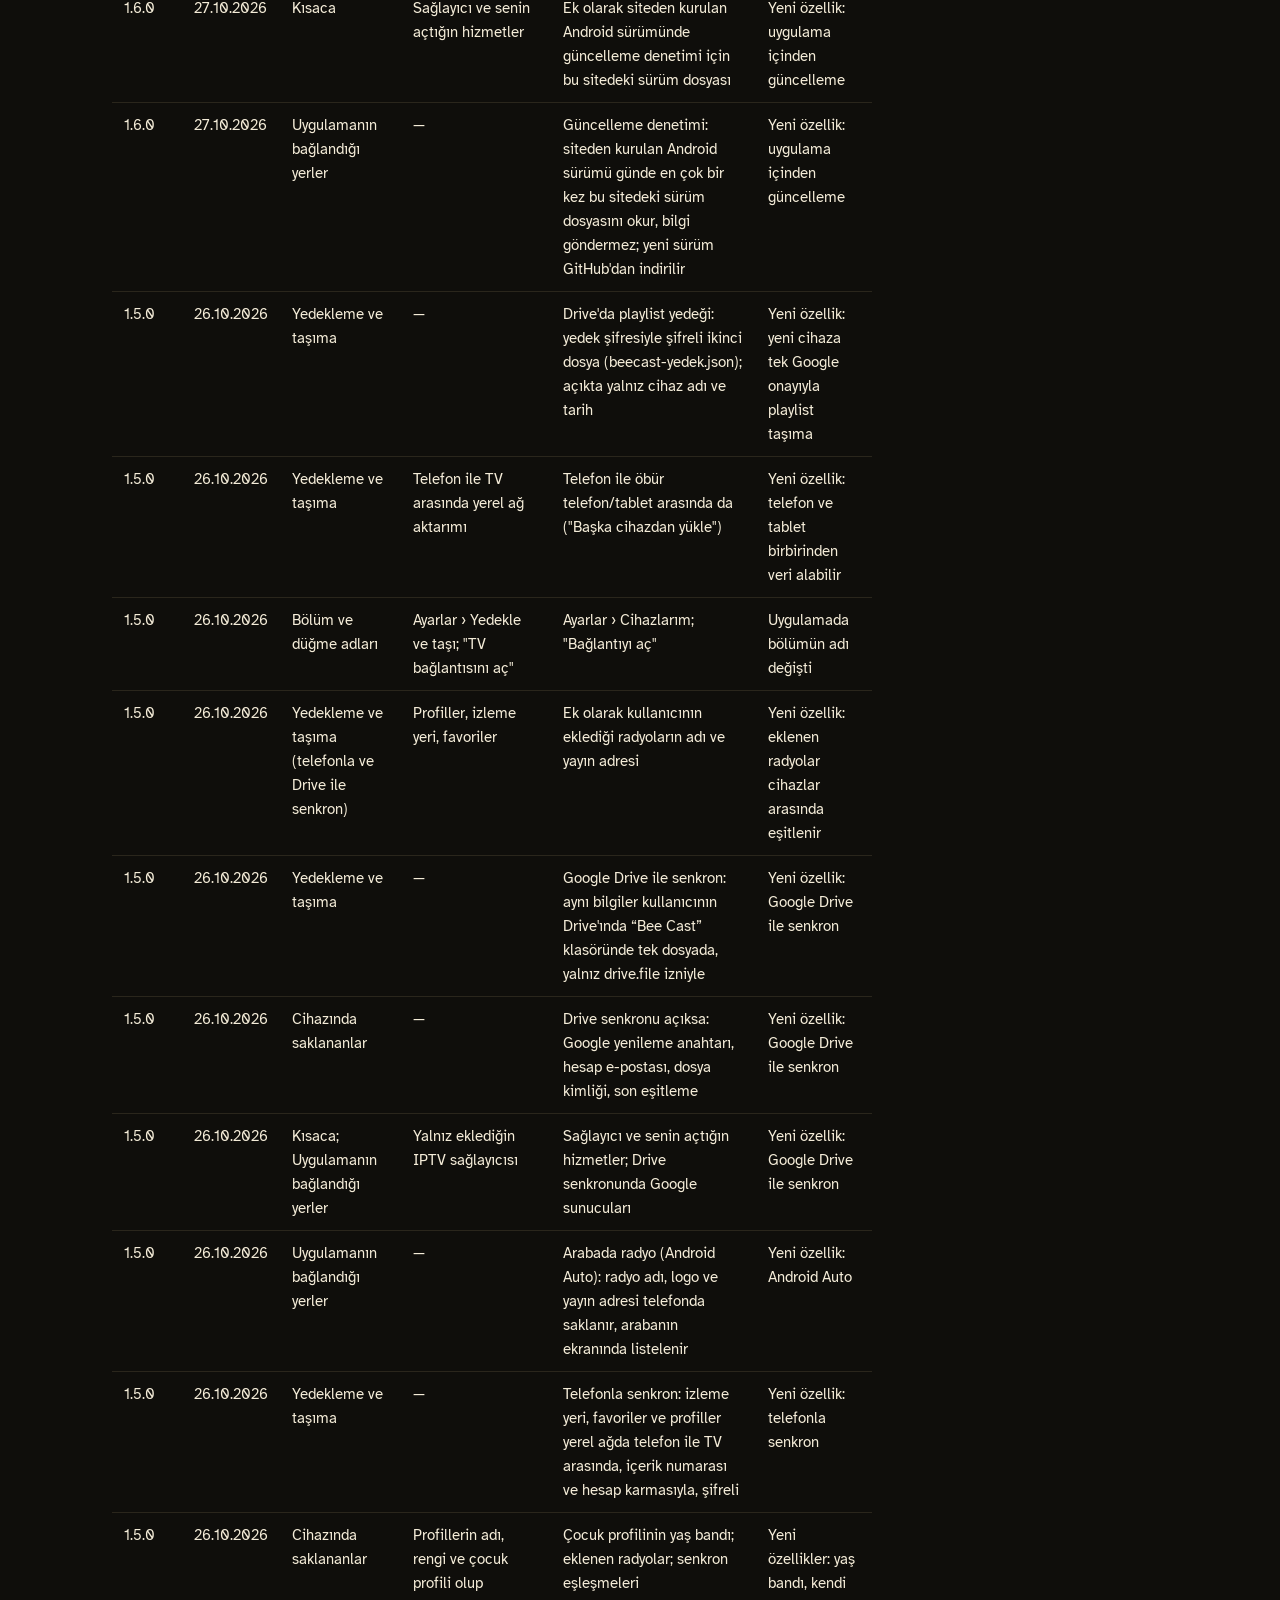
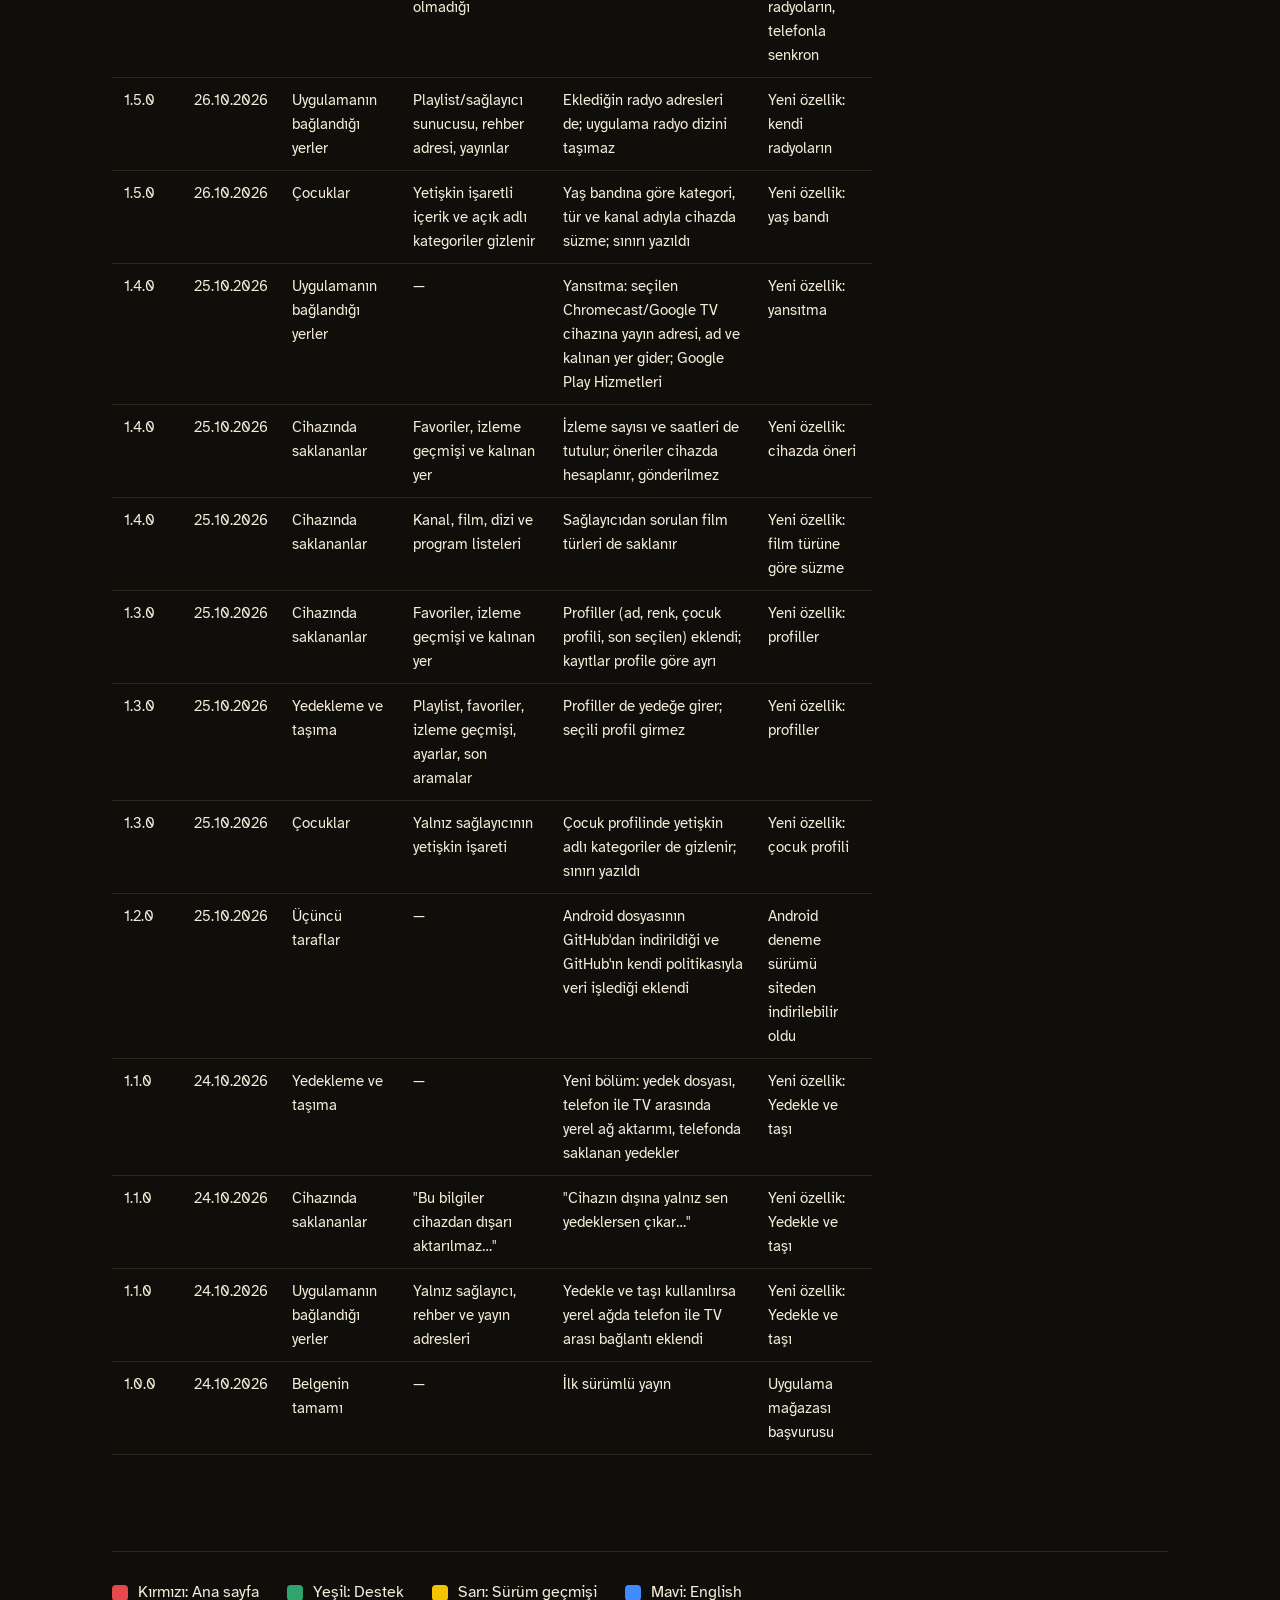
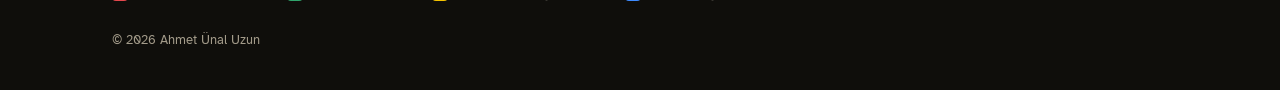
<file: gizlilik.html>
<!doctype html>
<html lang="tr">
<head>
  <meta charset="utf-8">
  <meta name="viewport" content="width=device-width, initial-scale=1">
  <title>Gizlilik politikası — Bee Cast</title>
  <meta name="description" content="Bee Cast hangi bilgileri cihazında saklar, neyi hiç toplamaz ve kime bağlanır.">
  <link rel="icon" href="assets/img/simge-64.png" type="image/png">
  <link rel="alternate" hreflang="en" href="en/privacy.html">
  <link rel="stylesheet" href="assets/site.css">
</head>
<body>
  <a class="skip" href="#icerik">İçeriğe geç</a>
  <div class="wrap">
    <header class="top">
      <a class="brand" href="./" aria-label="Bee Cast ana sayfa"><img src="assets/img/isaret-64.png" alt="" width="40" height="40"><span>Bee Cast</span></a>
      <nav aria-label="Site">
        <a class="opt" href="./#destek">Destek</a>
        <a class="lang" href="en/privacy.html" lang="en" hreflang="en">English</a>
      </nav>
    </header>

    <main id="icerik" class="doc">
      <h1>Gizlilik politikası</h1>
      <p class="meta">Sürüm 1.12.0 · Yürürlük: 13 Kasım 2026 · Kapsam: Bee Cast uygulamasının tüm sürümleri ve bu site</p>

      <div class="short">
        <p>Kısaca: Bee Cast senden hiçbir veri toplamaz ve bize hiçbir şey göndermez.</p>
        <p>Girdiğin bilgiler yalnız cihazında durur. Uygulama yalnız senin eklediğin IPTV sağlayıcısına, senin açtığın hizmetlere (Google Drive ile senkron gibi) ve siteden kurulan Android sürümünde güncelleme denetimi için bu sitedeki sürüm dosyasına bağlanır.</p>
      </div>

      <h2>Toplamadıklarımız</h2>
      <ul>
        <li>Hesap yok: uygulamayı kullanmak için kayıt olmazsın, e-posta ya da telefon numarası istenmez.</li>
        <li>Analitik, reklam, izleme kodu ve hata raporu gönderimi yok.</li>
        <li>Konum, kişiler, mikrofon ya da kamera kullanılmaz.</li>
        <li>Ne izlediğin, ne aradığın ya da hangi sağlayıcıyı kullandığın bize ulaşmaz. Bunları toplayan bir sunucumuz yok.</li>
      </ul>

      <h2>Cihazında saklananlar</h2>
      <p>Uygulamanın çalışması için şu bilgiler cihazın uygulama deposunda tutulur:</p>
      <ul>
        <li>Eklediğin playlist bilgileri: liste adresi, sunucu adresi, kullanıcı adı, şifre, MAC adresi ve program rehberi adresi. Windows sürümünde (0.7.4'ten sonraki sürümler) bu bilgiler diskte Windows'un veri korumasıyla (DPAPI) şifreli saklanır; yalnız aynı Windows kullanıcısı aynı bilgisayarda açabilir.</li>
        <li>Sağlayıcıdan indirilen kanal, film, dizi ve program listeleri (her açılışta yeniden indirilmesin diye). 0.7.4'ten sonraki sürümlerde bu listelerdeki yayın adresleri kullanıcı adın ve şifren olmadan saklanır; oynatırken playlist bilgilerinden tamamlanır. Film türüne göre süzmek istediğinde sağlayıcıdan sorulan film türleri de saklanır. Bir filmin ayrıntısı sağlayıcıdan geldiğinde (ayrıntısını açtığında ya da konusu gösterildiğinde) filmin özgün adı, oyuncuları ve yönetmeni de saklanır; aramada film bunlarla da bulunur. Bunun için ayrıca istek gönderilmez, yedeğe girmez, playlist silinince silinir.</li>
        <li>Favorilerin, izleme geçmişin ve bir filmde ya da bölümde kaldığın yer. Geçmişte bir içeriği kaç kez ve günün hangi saatlerinde açtığın da tutulur; "Bu saatte genelde izledikleriniz", "Sık izlenenler" ve "İzlediklerinize göre" önerileri bununla bu cihazda hesaplanır, hiçbir yere gönderilmez. "İzlendi" diye işaretlediğin filmler ve diziler de saklanır ("İzlediklerim" listesi ve kart rozeti bununla gösterilir). Profil oluşturduysan bunlar her profil için ayrı tutulur.</li>
        <li>Oluşturduğun profillerin adı, rengi, çocuk profili olup olmadığı ve çocuk profilinin yaş bandı (0–6, 7–12, 13–15); bu cihazda en son hangi profilin seçildiği.</li>
        <li>Ayarlar › Radyo'dan eklediğin radyoların adı ve yayın adresi.</li>
        <li>Telefonla senkronu açtıysan: TV'de eşleştiği telefonun yerel ağ adresi, adı ve senkron anahtarı; telefonda eşleştiği TV'lerin adı, senkron anahtarı ve son eşitleme saati. Ayrıca sildiğin favorilerin izi 90 gün tutulur (senkronda silinen favori öbür cihazdan geri gelmesin).</li>
        <li>Google Drive ile senkronu açtıysan: Google'ın bu cihaza verdiği yenileme anahtarı, bağlı Google hesabının e-posta adresi, Drive'daki senkron dosyasının kimliği ve son eşitleme saati. Playlist eşitlemesini açtıysan ayrıca senkron şifrenden türetilen anahtar (şifrenin kendisi saklanmaz) ve hangi playlistin ne zaman eklendiği/değiştiği/silindiği bilgisi; bunlar yedeğe girmez.</li>
        <li>Ayarların: dil, görünüm, yazı boyutu, ses ve altyazı tercihleri, ebeveyn kilidi PIN'i.</li>
        <li>MAC portalı için cihazda üretilen cihaz kodu.</li>
      </ul>
      <p>Bu bilgiler bize gönderilmez. Cihazın dışına yalnız sen yedeklersen çıkar (aşağıda: Yedekleme ve taşıma). Ayarlar'dan bir playlist'i sildiğinde o listeye ait kanal, film, dizi, favori ve izleme geçmişi de silinir. Bir profili sildiğinde o profilin favorileri ve izleme geçmişi silinir. Uygulamayı kaldırdığında hepsi silinir.</p>

      <h2 id="yedekleme">Yedekleme ve taşıma</h2>
      <p>Ayarlar › Cihazlarım yalnız sen başlattığında çalışır. Yedekte playlist bilgilerin (şifre dahil), profillerin, favorilerin, izleme geçmişin, ayarların ve son aramaların bulunur. Bu cihazda seçili profil yedeğe girmez. MAC cihaz kodu yalnız sen seçersen eklenir. Kanal ve film listeleri yedeğe girmez.</p>
      <ul>
        <li>Yedek dosyası: senin belirlediğin şifreyle şifrelenir. Dosyayı nereye göndereceğini (mail, Drive vb.) sen seçersin; dosya bize gelmez. Şifreyi bilmeyen dosyayı açamaz; şifreyi unutursan biz de açamayız.</li>
        <li>Telefon ile TV (ya da öbür telefon/tablet) arasında taşıma: telefonda "Bağlantıyı aç" dediğinde telefon yalnız aynı yerel ağdaki (evindeki Wi-Fi) cihazlardan bağlantı kabul eder ve bu ekrandan çıkınca bağlantıyı kapatır (telefonla senkron açıksa aşağıya bak). TV (ya da öbür cihazda "Başka cihazdan yükle") telefonu bulmak için kendi yerel ağını tarar. Aktarım, iki ekranda görünen kodu telefonda onaylamadan başlamaz ve aktarılan veri şifrelidir. İnternete ya da bize hiçbir şey gitmez.</li>
        <li id="senkron">Telefonla senkron (yalnız sen açarsan): TV'de Ayarlar › Cihazlarım › Telefonla senkron bir kez, iki ekranda görünen kodu telefonda onaylayarak eşleşir. Sonra TV, uygulama açıkken (açılışta, izleme ya da favori değişince ve 5 dakikada bir) aynı yerel ağdaki telefona şunları gönderir ve telefondakileri alır: profillerin adı, rengi, çocuk ayarı ve yaş bandı; her profilin izleme yeri ve favorileri; Ayarlar › Radyo'da eklediğin radyoların adı ve yayın adresi (eklediğin ya da sildiğin radyo öbür cihazlarında da eklenir ya da silinir); kişiye ait ayarların: arayüz dili, ses ve altyazı dili, altyazının açık olup olmadığı ve boyutu, oynatma ön belleği ve tarayıcı kimliği (User-Agent) ayarı, rehber saat kaydırması ve ebeveyn kilidi PIN'i. Tema, yazı boyutu, küçük pencere, açılış ekranı ve MAC kodu gibi ekrana ve cihaza ait ayarlar gönderilmez, her cihazda ayrı kalır. Bir profilin adı ya da bir ayar iki cihazda farklıysa en son değiştirilen geçerli olur. İçerik adı, playlist adresi, kullanıcı adı ve şifre gönderilmez: içerik sağlayıcının içerik numarasıyla, hesap ise adres ve kullanıcı adından üretilen geri çevrilemez bir karmayla (M3U'da yayın adresinin karmasıyla) eşlenir. Aktarılan veri eşleşmede verilen anahtarla şifrelidir. Senkronlanan TV olan telefonda bağlantı, uygulama ön plandayken açık kalır, arka plana geçince kapanır; yeni bir TV yalnız yedek ekranı açıkken eşleşebilir. Senkronu TV'de "Senkronu kapat", telefonda "Senkronu kaldır" ile kapatırsın; kayıtların silinmez. İnternete ya da bize hiçbir şey gitmez. Eşleşme anahtarları yedeğe girmez.</li>
        <li id="drive">Google Drive ile senkron (yalnız sen açarsan): Ayarlar › Cihazlarım › Google Drive'a bağlan dediğinde ekranda bir kod ve google.com/device adresi görünür; kodu kendi Google hesabında onaylarsın. Uygulama yalnız "drive.file" iznini ister: Drive'ında yalnız kendi oluşturduğu dosyayı görür, öbür dosyalarını göremez. Drive'ında "Bee Cast" klasöründe senkron için tek bir dosya (beecast-sync.json) açılır; playlist yedeği koyarsan ikinci bir dosya (aşağıda). Uygulama açıkken (açılışta, izleme ya da favori değişince ve 15 dakikada bir) bu dosyaya telefonla senkrondakiyle aynı bilgiler (ebeveyn kilidi PIN'i hariç) yazılır ve okunur: profillerin adı, rengi, çocuk ayarı ve yaş bandı; her profilin izleme yeri ve favorileri; Ayarlar › Radyo'da eklediğin radyoların adı ve yayın adresi (eklediğin ya da sildiğin radyo öbür cihazlarında da eklenir ya da silinir); kişiye ait ayarların: arayüz dili, ses ve altyazı dili, altyazının açık olup olmadığı ve boyutu, oynatma ön belleği ve tarayıcı kimliği (User-Agent) ayarı, rehber saat kaydırması. Tema, yazı boyutu, küçük pencere, açılış ekranı ve MAC kodu gibi ekrana ve cihaza ait ayarlar gönderilmez, her cihazda ayrı kalır. Bir profilin adı ya da bir ayar iki cihazda farklıysa en son değiştirilen geçerli olur. İzleme yeri ve favoriler için içerik adı, playlist adresi, kullanıcı adı ve şifre yazılmaz (içerik numarası ve hesap karması, yukarıdaki gibi). Her cihaz ayrıca kendi satırını yazar: cihazın adı (örneğin Samsung TV), uygulamanın bu cihaz için ürettiği rastgele bir kimlik, hesabın karması, şu an bir şey oynatıp oynatmadığı ve oynatıyorsa kanalın ya da içeriğin adı, satırın yazıldığı saat. Playlistler bu dosyaya yalnız şifreli olarak girer (aşağıda). Bu satır Ayarlar › Playlist ve hesap'ta sağlayıcının bildirdiği açık bağlantıların hangi cihazına ait olduğunu göstermek içindir; 30 gün yazmayan cihazın satırı silinir. Dosya şifresiz olduğu için oynatılan kanalın ya da içeriğin adı Drive'ında okunabilir durur. Uygulama dosyayı ayrıca şifrelemez; bu yüzden ebeveyn kilidi PIN'i bu dosyaya yazılmaz (yerel ağdaki şifreli telefon senkronuyla ve şifreli Drive yedeğiyle taşınır). Bağlantı doğrudan cihazınla Google arasındadır; bize hiçbir şey gelmez. "Bağlantıyı kes" bu cihazdaki anahtarı siler, "Senkron verisini sil" Drive'daki senkron dosyasını ve playlist yedeğini siler; Bee Cast'in iznini Google hesabının güvenlik ayarlarından (myaccount.google.com) istediğin an kaldırabilirsin. Bağlantı anahtarı yedeğe girmez.</li>
        <li id="drive-liste">Drive senkronunda playlistler (yalnız sen açarsan): Ayarlar › Cihazlarım › Playlistler (şifreli) › Playlistleri de eşitle dediğinde bir senkron şifresi belirlersin. Playlistlerinin adı, türü, sunucu adresi, kullanıcı adı, şifresi, MAC kodu, EPG adresi ve ne zaman eklendiği/değiştiği/silindiği bu şifreden türetilen anahtarla şifrelenir (PBKDF2-SHA256, 200.000 tur; XSalsa20-Poly1305) ve yukarıdaki senkron dosyasına şifreli bir bölüm olarak yazılır. Dosyada açık duran yalnız anahtar türetmede kullanılan rastgele tuz ve bölümün yazıldığı saattir. Senkron şifresi ve anahtar Drive'a ve bize gitmez; anahtar yalnız şifreyi girdiğin cihazlarda saklanır. Şifreyi bilmeyen kimse (Drive hesabına giren biri ya da biz) playlistleri açamaz; şifreyi unutursan biz de açamayız. Bu durumda listesi olan bir cihazda yeni şifre belirlersin ya da "Şifremi unuttum" ile bölüm o cihazın playlistleriyle yeniden kurulur, eski şifreli içerik silinir. Bir cihazda eklenen, değiştirilen ya da silinen playlist öbür cihazlarında da eklenir, değişir ya da silinir. "Bu cihazda kapat" bu cihazdaki anahtarı siler; "Senkron verisini sil" şifreli bölümü de siler.</li>
        <li id="drive-yedek">Drive'da playlist yedeği (yalnız sen koyarsan): senkron, playlist eşitlemesini açmadıysan playlist bilgilerini taşımaz. Ayarlar › Cihazlarım › Drive'a yedekle dediğinde yukarıdaki yedeğin aynısı (playlist bilgilerin, şifreleri dahil) senin belirlediğin yedek şifresiyle şifrelenir ve Drive'ındaki "Bee Cast" klasörüne ikinci dosya olarak (beecast-yedek.json) yazılır. Dosyada açık duran yalnız yedeği koyan cihazın adı ve yedeğin tarihidir. Yedek şifresi Drive'a ve bize gitmez; şifreyi bilmeyen dosyayı açamaz, şifreyi unutursan biz de açamayız. Yeni bir cihazda Drive'a bağlandığında uygulama bu dosyayı bulur; şifreyi yazınca playlistler o cihaza eklenir. Yeni yedek öncekinin yerine geçer. "Senkron verisini sil" bu dosyayı da siler.</li>
        <li>TV'lerden gelen yedekler telefonunun uygulama deposunda saklanır (aynı cihazdan en fazla üç yedek). Ayarlar › Cihazlarım'dan silebilirsin; uygulamayı kaldırınca silinir.</li>
        <li>Android 17 ve sonrasında telefon bu bağlantı için yerel ağ izni ister. İzni vermezsen yalnız dosyayla yedekleyebilirsin.</li>
      </ul>

      <h2>Uygulamanın bağlandığı yerler</h2>
      <p>Bee Cast yalnız senin girdiğin adreslere bağlanır: playlist ya da sağlayıcı sunucusu, program rehberi adresi, Ayarlar › Radyo'ya eklediğin radyo adresleri ve oynattığın yayınlar. Uygulama kendi radyo listesi ya da radyo dizini taşımaz. Cihazlarım'da yerel ağ aktarımını ya da telefonla senkronu kullanırsan ayrıca evindeki yerel ağda telefonunla TV'n (ya da öbür telefonun/tabletin) arasında bağlantı kurulur. Bu sunucular, her internet bağlantısında olduğu gibi, cihazının IP adresini ve uygulamanın tarayıcı kimliğini (User-Agent) görür. Bu verileri sağlayıcın kendi koşullarına göre işler; onun gizlilik politikasına bakmalısın.</p>
      <p>Google Drive ile senkronu açarsan uygulama Google'ın giriş (oauth2.googleapis.com) ve Drive (www.googleapis.com) sunucularına bağlanır. Google bu bağlantıyı ve Drive'ındaki dosyayı kendi gizlilik politikasına göre işler.</p>
      <p>Televizyonun ya da telefonun üreticisi (örneğin Samsung, Google), bilgisayarda Windows ve uygulamanın ekranını çizen Microsoft Edge WebView2 (Microsoft) ve uygulama mağazası, cihaz ve mağaza kullanımıyla ilgili kendi verilerini kendi politikalarına göre toplayabilir. Bunlar bizim denetimimizde değildir.</p>
      <p>Yansıtma (Android telefon ve tablet): oynatıcıdaki yansıtma düğmesine dokunduğunda uygulama, Google Play Hizmetleri'nin Google Cast özelliğiyle aynı yerel ağdaki Chromecast ve Google TV cihazlarını arar. Bir cihaz seçersen o cihaza yayının adresi (sağlayıcına göre adreste kullanıcı adın ve şifren bulunabilir), içeriğin adı ve filmde kaldığın yer gönderilir; yayını o cihaz sağlayıcından kendisi açar. Arama ve bağlantıyı Google Play Hizmetleri yürütür, Google bunu kendi gizlilik politikasına göre işler. Yansıtmayı kullanmazsan bunların hiçbiri olmaz; bize bir şey gelmez.</p>
      <p>Arabada radyo (Android Auto, Android telefon): radyolarının (Ayarlar › Radyo'dan eklediklerin ve playlist'indeki radyo kanalları; çocuk profilinde süzülmüş haliyle) adı, logo adresi ve yayın adresi, araba uygulama kapalıyken de listeleyebilsin diye telefondaki uygulama deposuna kopyalanır. Telefonun arabaya bağlıyken arabanın ekranında listelenir; seçtiğin radyoyu telefon sağlayıcıdan kendisi açar. Arabanın ekranında gösterilen ad ve çalma durumu Android Auto ile araba üzerinden geçer; Google ve araba üreticisi bunu kendi politikalarına göre işler. Android Auto kullanmazsan liste yalnız telefonunda durur; bize bir şey gelmez.</p>
      <p>Android ya da Windows sürümünü bu sitedeki İndir sayfasından alırsan dosya GitHub'dan (GitHub, Inc.) indirilir; GitHub bu indirmeyle ilgili verileri (ör. IP adresi) kendi gizlilik politikasına göre işler. Bu indirmeden bize bir bilgi gelmez.</p>
      <p>Güncelleme denetimi (yalnız bu siteden kurulan Android sürümü): uygulama günde en çok bir kez ve Ayarlar › Hakkında'da "Güncellemeleri denetle"ye bastığında bu sitedeki sürüm dosyasını (surum.json) okur. Bu istekte uygulama hiçbir bilgi göndermez; GitHub Pages, her bağlantıda olduğu gibi cihazının IP adresini görür. Yeni sürümü kurmayı seçersen dosya GitHub'dan indirilir, kurulumu Android'in kendi penceresinde sen onaylarsın. Cihazında yalnız son denetimin günü saklanır; indirilen dosya uygulamanın geçici klasöründe durur ve bir sonraki güncellemede silinir. Mağazadan (Samsung, LG, Google Play) kurulan sürümde güncellemeyi mağaza yapar, bu denetim yoktur.</p>

      <h2>Bu site</h2>
      <p>Bu site GitHub Pages üzerinde yayınlanır. Çerez, analitik ve dış yazı tipi kullanmaz. GitHub, siteyi sunarken ziyaretçinin IP adresini güvenlik amacıyla kaydedebilir (GitHub Gizlilik Bildirimi).</p>

      <h2>Çocuklar</h2>
      <p>Bee Cast kişisel veri toplamadığı için çocuklardan da veri toplamaz. Yetişkin içeriği ebeveyn kilidiyle gizleyebilirsin; bu, sağlayıcının yetişkin olarak işaretlediği içerik için çalışır. Çocuk profilinde ayrıca adında XXX, 18+, Yetişkin gibi açık ifadeler geçen kategoriler gizlenir; sağlayıcı işaretlemediyse ve adı bunları içermiyorsa içerik görünebilir. Çocuk profiline yaş bandı verirsen (0–6, 7–12, 13–15) içerik ayrıca kategori, tür ve kanal adına göre süzülür; bu süzme cihazda yapılır, adlara dayanır ve her içeriği doğru sınıflandıramayabilir. Ebeveyn kilidi PIN'i belirlediysen daha geniş bantlı ya da çocuk olmayan profile geçmek PIN ister.</p>

      <h2>Değişiklikler</h2>
      <p>Uygulamaya veri gönderen ya da yeni veri saklayan bir özellik eklenirse bu sayfa önceden güncellenir ve değişiklik aşağıdaki sürüm geçmişine yazılır.</p>

      <h2>İletişim</h2>
      <p>Bee Cast'i yayınlayan: Ahmet Ünal Uzun. Sorun ve sorular için: <a href="mailto:ahmetunaluzun@gmail.com?subject=Bee%20Cast%20gizlilik">ahmetunaluzun@gmail.com</a></p>

      <h2 id="surum-gecmisi">Sürüm geçmişi</h2>
      <div class="table-wrap">
        <table>
          <thead><tr><th>Sürüm</th><th>Tarih</th><th>Değişen alan</th><th>Eski değer</th><th>Yeni değer</th><th>Neden</th></tr></thead>
          <tbody>
            <tr><td>1.12.0</td><td>13.11.2026</td><td>Cihazında saklananlar</td><td>Playlist bilgilerinin ve yayın adreslerinin nasıl saklandığı yazmıyordu</td><td>0.7.4'ten sonraki sürümlerde yayın adresleri kullanıcı adı ve şifre olmadan saklanır; Windows sürümünde playlist bilgileri diskte Windows veri korumasıyla (DPAPI) şifreli saklanır</td><td>Giriş bilgilerinin cihazda daha güvenli saklanması</td></tr>
            <tr><td>1.11.0</td><td>03.11.2026</td><td>Yedekleme ve taşıma (Drive ile senkron); Cihazında saklananlar</td><td>Senkron playlist bilgilerini taşımaz</td><td>Playlist eşitlemesi açılırsa playlist bilgileri senkron şifresiyle şifreli bölüm olarak senkron dosyasına girer; açıkta yalnız tuz ve saat; şifre ve anahtar Drive’a ve bize gitmez; cihazda türetilmiş anahtar saklanır</td><td>Yeni özellik: şifreli playlist senkronu</td></tr>
            <tr><td>1.10.0</td><td>31.10.2026</td><td>Yedekleme ve taşıma (Drive ile senkron)</td><td>İçerik adı Drive dosyasına yazılmaz</td><td>Her cihaz kendi satırını yazar: cihaz adı, rastgele cihaz kimliği, hesap karması, oynatıyor mu, oynatılan kanalın/içeriğin adı, saat; 30 gün yazmayan cihaz silinir</td><td>Yeni özellik: açık bağlantının hangi cihazda olduğu görünür</td></tr>
            <tr><td>1.9.0</td><td>28.10.2026</td><td>Cihazında saklananlar</td><td>Favoriler, izleme geçmişi, kalınan yer, izleme sayısı ve saatleri</td><td>"İzlendi" diye işaretlenen filmler ve diziler de saklanır</td><td>Yeni özellik: İzlendi işareti</td></tr>
            <tr><td>1.9.0</td><td>28.10.2026</td><td>Uygulamanın bağlandığı yerler</td><td>Android dosyası GitHub'dan indirilir; cihaz üreticisi (Samsung, Google) ve mağaza</td><td>Windows kurulum dosyası da GitHub'dan indirilir; bilgisayarda Windows ve Microsoft Edge WebView2 (Microsoft) da eklendi</td><td>Windows deneme sürümü siteden indirilebilir oldu</td></tr>
            <tr><td>1.8.0</td><td>28.10.2026</td><td>Cihazında saklananlar</td><td>Kanal, film, dizi ve program listeleri; film türleri</td><td>Ayrıntısı gelen filmin özgün adı, oyuncuları ve yönetmeni de saklanır (arama için)</td><td>Yeni özellik: filmi özgün adıyla ve oyuncusuyla arama</td></tr>
            <tr><td>1.7.0</td><td>27.10.2026</td><td>Yedekleme ve taşıma (telefonla ve Drive ile senkron)</td><td>Profiller, izleme yeri, favoriler, eklenen radyolar</td><td>Ek olarak kişiye ait ayarlar (dil, ses/altyazı, oynatma, rehber kaydırması; ebeveyn kilidi PIN'i yalnız yerel ağdaki şifreli telefon senkronunda, Drive senkron dosyasına yazılmaz); tema, yazı boyutu gibi ekran ayarları gönderilmez</td><td>Kullanıcı isteği: senkronla ayarlar da gelsin</td></tr>
            <tr><td>1.7.0</td><td>27.10.2026</td><td>Yedekleme ve taşıma (telefonla ve Drive ile senkron)</td><td>Aynı profil iki cihazda farklı adlıysa her cihaz kendi adını korur</td><td>En son değiştirilen ad ve ayar geçerli olur</td><td>Kullanıcı isteği: profil adı her cihazda aynı olsun</td></tr>
            <tr><td>1.6.0</td><td>27.10.2026</td><td>Kısaca</td><td>Sağlayıcı ve senin açtığın hizmetler</td><td>Ek olarak siteden kurulan Android sürümünde güncelleme denetimi için bu sitedeki sürüm dosyası</td><td>Yeni özellik: uygulama içinden güncelleme</td></tr>
            <tr><td>1.6.0</td><td>27.10.2026</td><td>Uygulamanın bağlandığı yerler</td><td>—</td><td>Güncelleme denetimi: siteden kurulan Android sürümü günde en çok bir kez bu sitedeki sürüm dosyasını okur, bilgi göndermez; yeni sürüm GitHub'dan indirilir</td><td>Yeni özellik: uygulama içinden güncelleme</td></tr>
            <tr><td>1.5.0</td><td>26.10.2026</td><td>Yedekleme ve taşıma</td><td>—</td><td>Drive'da playlist yedeği: yedek şifresiyle şifreli ikinci dosya (beecast-yedek.json); açıkta yalnız cihaz adı ve tarih</td><td>Yeni özellik: yeni cihaza tek Google onayıyla playlist taşıma</td></tr>
            <tr><td>1.5.0</td><td>26.10.2026</td><td>Yedekleme ve taşıma</td><td>Telefon ile TV arasında yerel ağ aktarımı</td><td>Telefon ile öbür telefon/tablet arasında da ("Başka cihazdan yükle")</td><td>Yeni özellik: telefon ve tablet birbirinden veri alabilir</td></tr>
            <tr><td>1.5.0</td><td>26.10.2026</td><td>Bölüm ve düğme adları</td><td>Ayarlar › Yedekle ve taşı; "TV bağlantısını aç"</td><td>Ayarlar › Cihazlarım; "Bağlantıyı aç"</td><td>Uygulamada bölümün adı değişti</td></tr>
            <tr><td>1.5.0</td><td>26.10.2026</td><td>Yedekleme ve taşıma (telefonla ve Drive ile senkron)</td><td>Profiller, izleme yeri, favoriler</td><td>Ek olarak kullanıcının eklediği radyoların adı ve yayın adresi</td><td>Yeni özellik: eklenen radyolar cihazlar arasında eşitlenir</td></tr>
            <tr><td>1.5.0</td><td>26.10.2026</td><td>Yedekleme ve taşıma</td><td>—</td><td>Google Drive ile senkron: aynı bilgiler kullanıcının Drive'ında “Bee Cast” klasöründe tek dosyada, yalnız drive.file izniyle</td><td>Yeni özellik: Google Drive ile senkron</td></tr>
            <tr><td>1.5.0</td><td>26.10.2026</td><td>Cihazında saklananlar</td><td>—</td><td>Drive senkronu açıksa: Google yenileme anahtarı, hesap e-postası, dosya kimliği, son eşitleme</td><td>Yeni özellik: Google Drive ile senkron</td></tr>
            <tr><td>1.5.0</td><td>26.10.2026</td><td>Kısaca; Uygulamanın bağlandığı yerler</td><td>Yalnız eklediğin IPTV sağlayıcısı</td><td>Sağlayıcı ve senin açtığın hizmetler; Drive senkronunda Google sunucuları</td><td>Yeni özellik: Google Drive ile senkron</td></tr>
            <tr><td>1.5.0</td><td>26.10.2026</td><td>Uygulamanın bağlandığı yerler</td><td>—</td><td>Arabada radyo (Android Auto): radyo adı, logo ve yayın adresi telefonda saklanır, arabanın ekranında listelenir</td><td>Yeni özellik: Android Auto</td></tr>
            <tr><td>1.5.0</td><td>26.10.2026</td><td>Yedekleme ve taşıma</td><td>—</td><td>Telefonla senkron: izleme yeri, favoriler ve profiller yerel ağda telefon ile TV arasında, içerik numarası ve hesap karmasıyla, şifreli</td><td>Yeni özellik: telefonla senkron</td></tr>
            <tr><td>1.5.0</td><td>26.10.2026</td><td>Cihazında saklananlar</td><td>Profillerin adı, rengi ve çocuk profili olup olmadığı</td><td>Çocuk profilinin yaş bandı; eklenen radyolar; senkron eşleşmeleri</td><td>Yeni özellikler: yaş bandı, kendi radyoların, telefonla senkron</td></tr>
            <tr><td>1.5.0</td><td>26.10.2026</td><td>Uygulamanın bağlandığı yerler</td><td>Playlist/sağlayıcı sunucusu, rehber adresi, yayınlar</td><td>Eklediğin radyo adresleri de; uygulama radyo dizini taşımaz</td><td>Yeni özellik: kendi radyoların</td></tr>
            <tr><td>1.5.0</td><td>26.10.2026</td><td>Çocuklar</td><td>Yetişkin işaretli içerik ve açık adlı kategoriler gizlenir</td><td>Yaş bandına göre kategori, tür ve kanal adıyla cihazda süzme; sınırı yazıldı</td><td>Yeni özellik: yaş bandı</td></tr>
            <tr><td>1.4.0</td><td>25.10.2026</td><td>Uygulamanın bağlandığı yerler</td><td>—</td><td>Yansıtma: seçilen Chromecast/Google TV cihazına yayın adresi, ad ve kalınan yer gider; Google Play Hizmetleri</td><td>Yeni özellik: yansıtma</td></tr>
            <tr><td>1.4.0</td><td>25.10.2026</td><td>Cihazında saklananlar</td><td>Favoriler, izleme geçmişi ve kalınan yer</td><td>İzleme sayısı ve saatleri de tutulur; öneriler cihazda hesaplanır, gönderilmez</td><td>Yeni özellik: cihazda öneri</td></tr>
            <tr><td>1.4.0</td><td>25.10.2026</td><td>Cihazında saklananlar</td><td>Kanal, film, dizi ve program listeleri</td><td>Sağlayıcıdan sorulan film türleri de saklanır</td><td>Yeni özellik: film türüne göre süzme</td></tr>
            <tr><td>1.3.0</td><td>25.10.2026</td><td>Cihazında saklananlar</td><td>Favoriler, izleme geçmişi ve kalınan yer</td><td>Profiller (ad, renk, çocuk profili, son seçilen) eklendi; kayıtlar profile göre ayrı</td><td>Yeni özellik: profiller</td></tr>
            <tr><td>1.3.0</td><td>25.10.2026</td><td>Yedekleme ve taşıma</td><td>Playlist, favoriler, izleme geçmişi, ayarlar, son aramalar</td><td>Profiller de yedeğe girer; seçili profil girmez</td><td>Yeni özellik: profiller</td></tr>
            <tr><td>1.3.0</td><td>25.10.2026</td><td>Çocuklar</td><td>Yalnız sağlayıcının yetişkin işareti</td><td>Çocuk profilinde yetişkin adlı kategoriler de gizlenir; sınırı yazıldı</td><td>Yeni özellik: çocuk profili</td></tr>
            <tr><td>1.2.0</td><td>25.10.2026</td><td>Üçüncü taraflar</td><td>—</td><td>Android dosyasının GitHub'dan indirildiği ve GitHub'ın kendi politikasıyla veri işlediği eklendi</td><td>Android deneme sürümü siteden indirilebilir oldu</td></tr>
            <tr><td>1.1.0</td><td>24.10.2026</td><td>Yedekleme ve taşıma</td><td>—</td><td>Yeni bölüm: yedek dosyası, telefon ile TV arasında yerel ağ aktarımı, telefonda saklanan yedekler</td><td>Yeni özellik: Yedekle ve taşı</td></tr>
            <tr><td>1.1.0</td><td>24.10.2026</td><td>Cihazında saklananlar</td><td>"Bu bilgiler cihazdan dışarı aktarılmaz…"</td><td>"Cihazın dışına yalnız sen yedeklersen çıkar…"</td><td>Yeni özellik: Yedekle ve taşı</td></tr>
            <tr><td>1.1.0</td><td>24.10.2026</td><td>Uygulamanın bağlandığı yerler</td><td>Yalnız sağlayıcı, rehber ve yayın adresleri</td><td>Yedekle ve taşı kullanılırsa yerel ağda telefon ile TV arası bağlantı eklendi</td><td>Yeni özellik: Yedekle ve taşı</td></tr>
            <tr><td>1.0.0</td><td>24.10.2026</td><td>Belgenin tamamı</td><td>—</td><td>İlk sürümlü yayın</td><td>Uygulama mağazası başvurusu</td></tr>
          </tbody>
        </table>
      </div>
    </main>

    <footer class="foot">
      <ul class="keys" aria-label="Kısayollar">
        <li><a href="./"><i class="k-red" aria-hidden="true"></i>Kırmızı: Ana sayfa</a></li>
        <li><a href="./#destek"><i class="k-green" aria-hidden="true"></i>Yeşil: Destek</a></li>
        <li><a href="#surum-gecmisi"><i class="k-yellow" aria-hidden="true"></i>Sarı: Sürüm geçmişi</a></li>
        <li><a href="en/privacy.html" lang="en"><i class="k-blue" aria-hidden="true"></i>Mavi: English</a></li>
      </ul>
      <small>© 2026 Ahmet Ünal Uzun</small>
    </footer>
  </div>
</body>
</html>
</file>
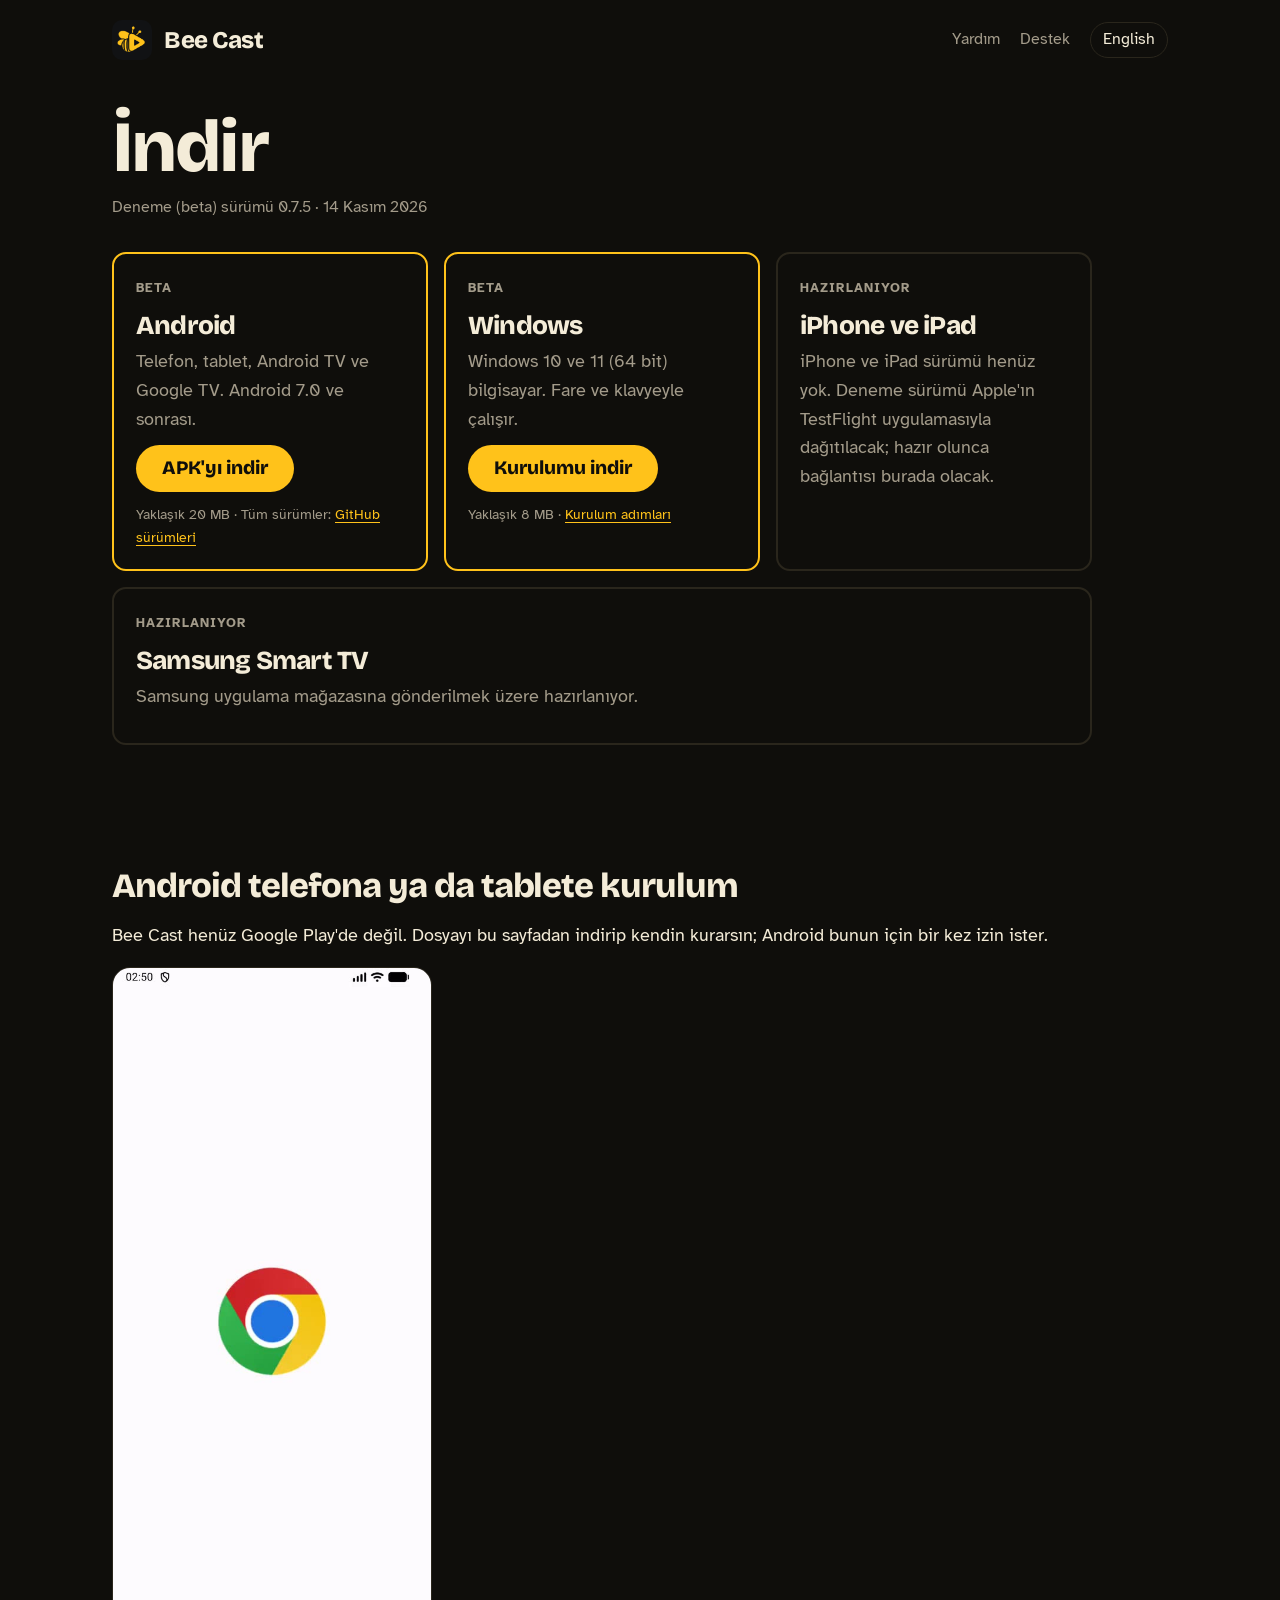
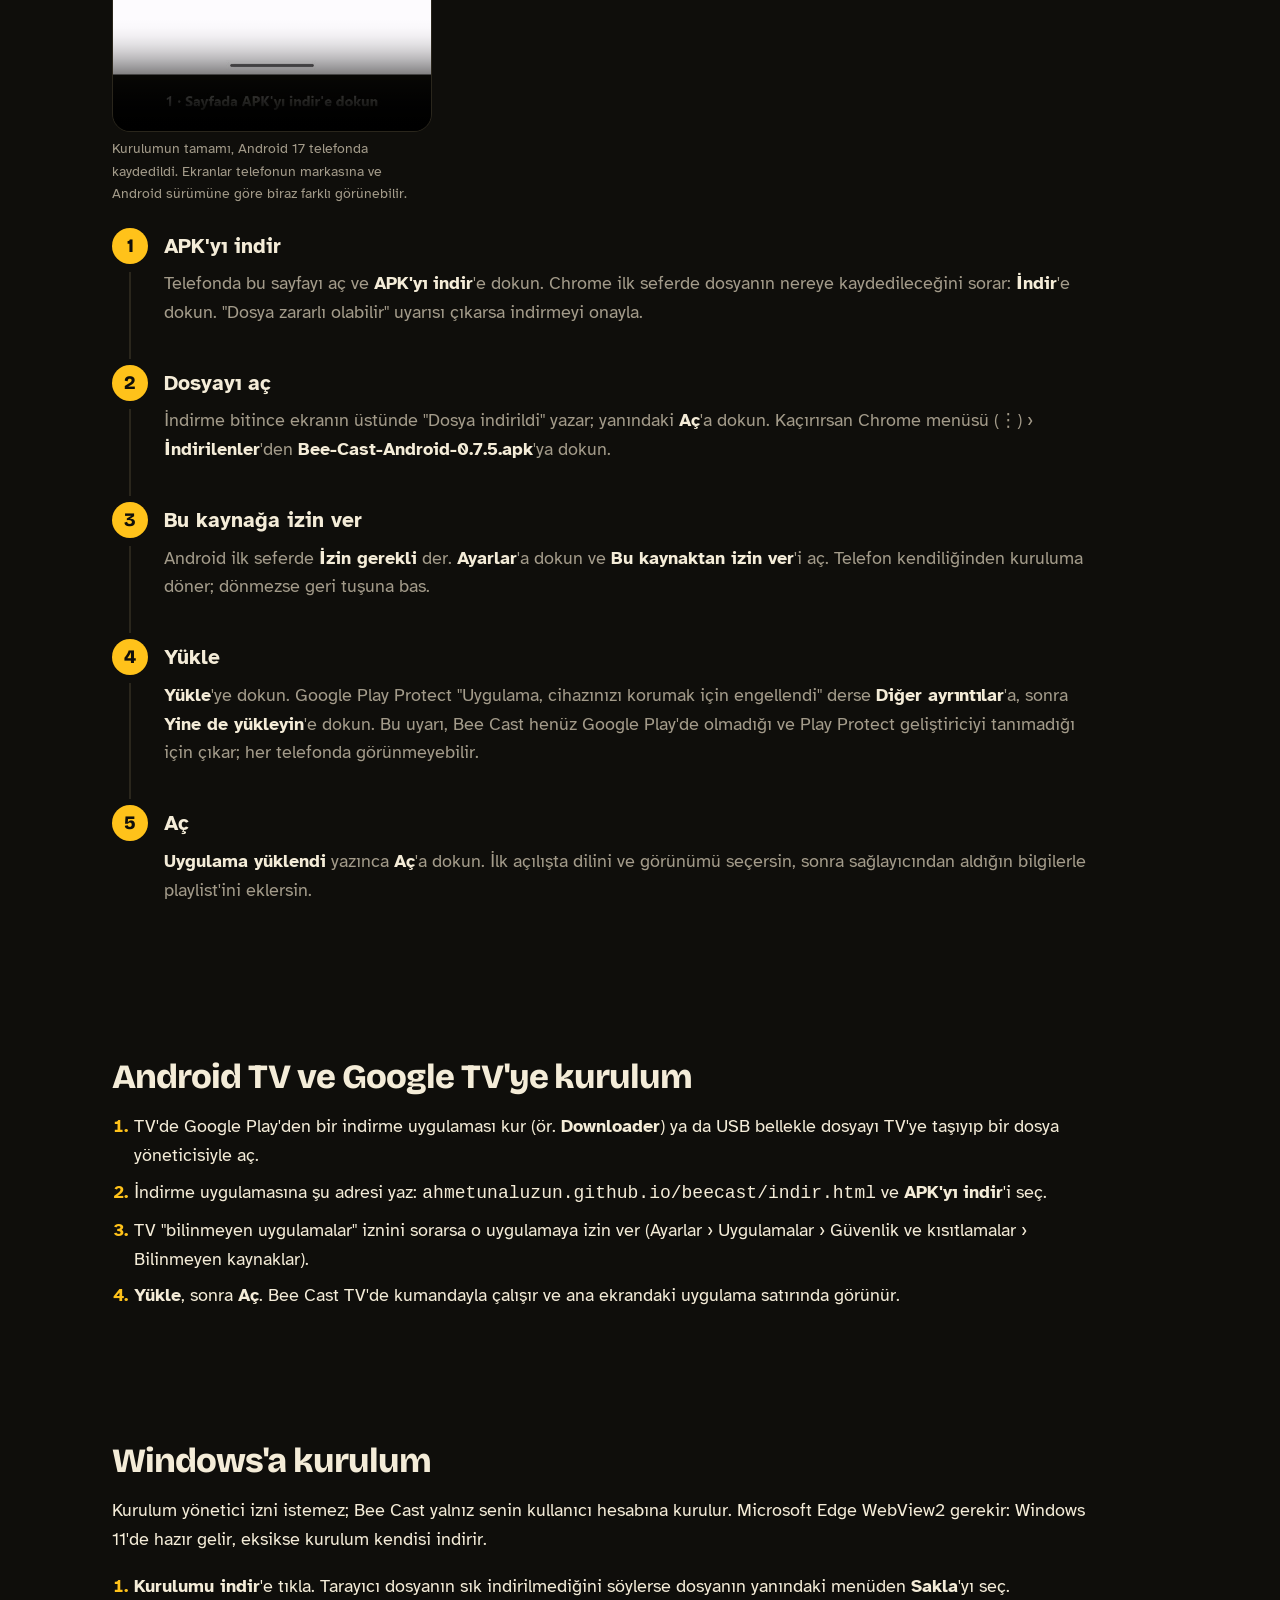
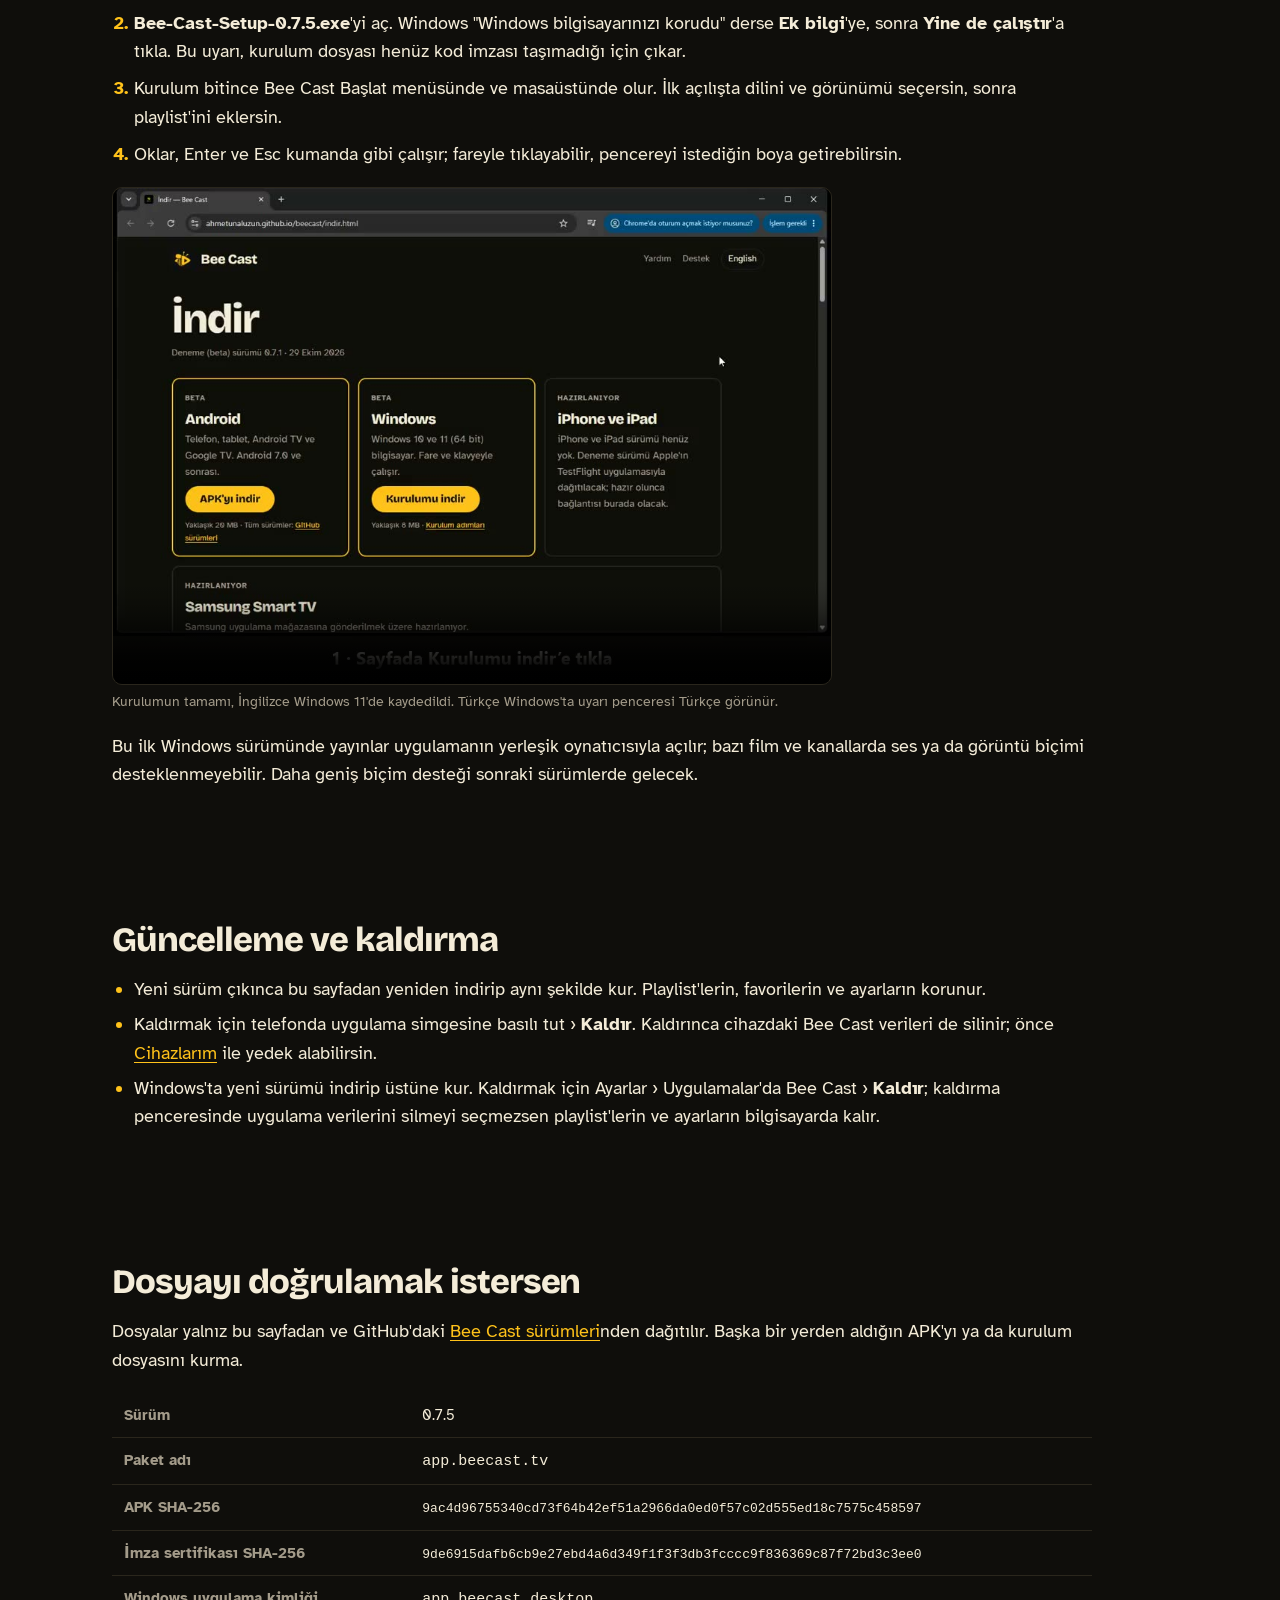
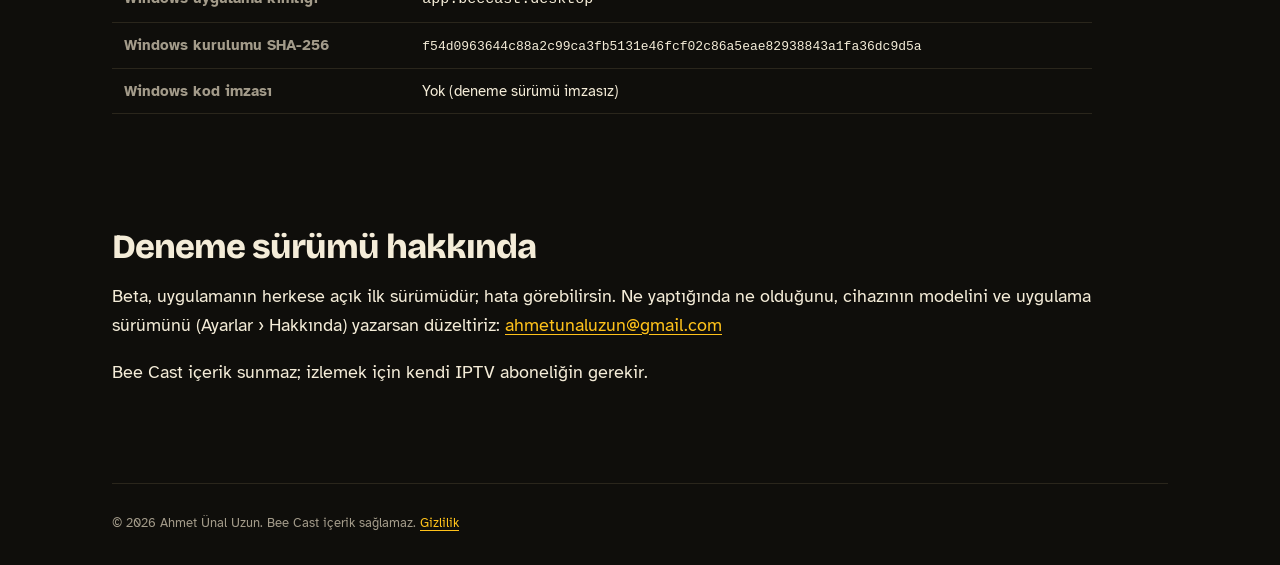
<file: indir.html>
<!doctype html>
<html lang="tr">
<head>
  <meta charset="utf-8">
  <meta name="viewport" content="width=device-width, initial-scale=1">
  <title>İndir — Bee Cast</title>
  <meta name="description" content="Bee Cast deneme (beta) sürümünü Android telefona, tablete ve Android TV'ye indir; videolu kurulum adımları.">
  <link rel="icon" href="assets/img/simge-64.png" type="image/png">
  <link rel="alternate" hreflang="en" href="en/download.html">
  <link rel="stylesheet" href="assets/site.css">
</head>
<body>
  <a class="skip" href="#icerik">İçeriğe geç</a>
  <div class="wrap">
    <header class="top">
      <a class="brand" href="./" aria-label="Bee Cast ana sayfa"><img src="assets/img/isaret-64.png" alt="" width="40" height="40"><span>Bee Cast</span></a>
      <nav aria-label="Site">
        <a class="opt" href="yardim.html">Yardım</a>
        <a class="opt" href="./#destek">Destek</a>
        <a class="lang" href="en/download.html" lang="en" hreflang="en">English</a>
      </nav>
    </header>

    <main id="icerik" class="doc doc--wide">
      <h1>İndir</h1>
      <p class="meta">Deneme (beta) sürümü 0.7.5 · 14 Kasım 2026</p>

      <div class="dl">
        <section class="dl__card" aria-labelledby="h-android">
          <p class="dl__tag">Beta</p>
          <h2 id="h-android">Android</h2>
          <p>Telefon, tablet, Android TV ve Google TV. Android 7.0 ve sonrası.</p>
          <a class="dl__btn" href="https://github.com/ahmetunaluzun/beecast/releases/download/v0.7.5/Bee-Cast-Android-0.7.5.apk">APK'yı indir</a>
          <p class="dl__small">Yaklaşık 20 MB · Tüm sürümler: <a href="https://github.com/ahmetunaluzun/beecast/releases">GitHub sürümleri</a></p>
        </section>
        <section class="dl__card" aria-labelledby="h-windows">
          <p class="dl__tag">Beta</p>
          <h2 id="h-windows">Windows</h2>
          <p>Windows 10 ve 11 (64 bit) bilgisayar. Fare ve klavyeyle çalışır.</p>
          <a class="dl__btn" href="https://github.com/ahmetunaluzun/beecast/releases/download/v0.7.5/Bee-Cast-Setup-0.7.5.exe">Kurulumu indir</a>
          <p class="dl__small">Yaklaşık 8 MB · <a href="#windows">Kurulum adımları</a></p>
        </section>
        <section class="dl__card dl__card--off" aria-labelledby="h-apple">
          <p class="dl__tag">Hazırlanıyor</p>
          <h2 id="h-apple">iPhone ve iPad</h2>
          <p>iPhone ve iPad sürümü henüz yok. Deneme sürümü Apple'ın TestFlight uygulamasıyla dağıtılacak; hazır olunca bağlantısı burada olacak.</p>
        </section>
        <section class="dl__card dl__card--off" aria-labelledby="h-samsung">
          <p class="dl__tag">Hazırlanıyor</p>
          <h2 id="h-samsung">Samsung Smart TV</h2>
          <p>Samsung uygulama mağazasına gönderilmek üzere hazırlanıyor.</p>
        </section>
      </div>

      <section id="android" aria-labelledby="h-kur">
        <h2 id="h-kur">Android telefona ya da tablete kurulum</h2>
        <p>Bee Cast henüz Google Play'de değil. Dosyayı bu sayfadan indirip kendin kurarsın; Android bunun için bir kez izin ister.</p>
        <figure class="vid">
          <video controls preload="metadata" playsinline poster="assets/video/android-kurulum-tr.jpg" width="540" height="1200">
            <source src="assets/video/android-kurulum-tr.mp4" type="video/mp4">
          </video>
          <figcaption>Kurulumun tamamı, Android 17 telefonda kaydedildi. Ekranlar telefonun markasına ve Android sürümüne göre biraz farklı görünebilir.</figcaption>
        </figure>
        <ol class="steps">
          <li><div class="steps__text"><h3>APK'yı indir</h3><p>Telefonda bu sayfayı aç ve <b>APK'yı indir</b>'e dokun. Chrome ilk seferde dosyanın nereye kaydedileceğini sorar: <b>İndir</b>'e dokun. "Dosya zararlı olabilir" uyarısı çıkarsa indirmeyi onayla.</p></div></li>
          <li><div class="steps__text"><h3>Dosyayı aç</h3><p>İndirme bitince ekranın üstünde "Dosya indirildi" yazar; yanındaki <b>Aç</b>'a dokun. Kaçırırsan Chrome menüsü (⋮) › <b>İndirilenler</b>'den <b>Bee-Cast-Android-0.7.5.apk</b>'ya dokun.</p></div></li>
          <li><div class="steps__text"><h3>Bu kaynağa izin ver</h3><p>Android ilk seferde <b>İzin gerekli</b> der. <b>Ayarlar</b>'a dokun ve <b>Bu kaynaktan izin ver</b>'i aç. Telefon kendiliğinden kuruluma döner; dönmezse geri tuşuna bas.</p></div></li>
          <li><div class="steps__text"><h3>Yükle</h3><p><b>Yükle</b>'ye dokun. Google Play Protect "Uygulama, cihazınızı korumak için engellendi" derse <b>Diğer ayrıntılar</b>'a, sonra <b>Yine de yükleyin</b>'e dokun. Bu uyarı, Bee Cast henüz Google Play'de olmadığı ve Play Protect geliştiriciyi tanımadığı için çıkar; her telefonda görünmeyebilir.</p></div></li>
          <li><div class="steps__text"><h3>Aç</h3><p><b>Uygulama yüklendi</b> yazınca <b>Aç</b>'a dokun. İlk açılışta dilini ve görünümü seçersin, sonra sağlayıcından aldığın bilgilerle playlist'ini eklersin.</p></div></li>
        </ol>
      </section>

      <section id="android-tv" aria-labelledby="h-tv">
        <h2 id="h-tv">Android TV ve Google TV'ye kurulum</h2>
        <ol class="plain">
          <li>TV'de Google Play'den bir indirme uygulaması kur (ör. <b>Downloader</b>) ya da USB bellekle dosyayı TV'ye taşıyıp bir dosya yöneticisiyle aç.</li>
          <li>İndirme uygulamasına şu adresi yaz: <code>ahmetunaluzun.github.io/beecast/indir.html</code> ve <b>APK'yı indir</b>'i seç.</li>
          <li>TV "bilinmeyen uygulamalar" iznini sorarsa o uygulamaya izin ver (Ayarlar › Uygulamalar › Güvenlik ve kısıtlamalar › Bilinmeyen kaynaklar).</li>
          <li><b>Yükle</b>, sonra <b>Aç</b>. Bee Cast TV'de kumandayla çalışır ve ana ekrandaki uygulama satırında görünür.</li>
        </ol>
      </section>

      <section id="windows" aria-labelledby="h-win">
        <h2 id="h-win">Windows'a kurulum</h2>
        <p>Kurulum yönetici izni istemez; Bee Cast yalnız senin kullanıcı hesabına kurulur. Microsoft Edge WebView2 gerekir: Windows 11'de hazır gelir, eksikse kurulum kendisi indirir.</p>
        <ol class="plain">
          <li><b>Kurulumu indir</b>'e tıkla. Tarayıcı dosyanın sık indirilmediğini söylerse dosyanın yanındaki menüden <b>Sakla</b>'yı seç.</li>
          <li><b>Bee-Cast-Setup-0.7.5.exe</b>'yi aç. Windows "Windows bilgisayarınızı korudu" derse <b>Ek bilgi</b>'ye, sonra <b>Yine de çalıştır</b>'a tıkla. Bu uyarı, kurulum dosyası henüz kod imzası taşımadığı için çıkar.</li>
          <li>Kurulum bitince Bee Cast Başlat menüsünde ve masaüstünde olur. İlk açılışta dilini ve görünümü seçersin, sonra playlist'ini eklersin.</li>
          <li>Oklar, Enter ve Esc kumanda gibi çalışır; fareyle tıklayabilir, pencereyi istediğin boya getirebilirsin.</li>
        </ol>
        <figure class="vid vid--wide">
          <video controls preload="metadata" playsinline poster="assets/video/windows-kurulum-tr.jpg" width="960" height="664">
            <source src="assets/video/windows-kurulum-tr.mp4" type="video/mp4">
          </video>
          <figcaption>Kurulumun tamamı, İngilizce Windows 11'de kaydedildi. Türkçe Windows'ta uyarı penceresi Türkçe görünür.</figcaption>
        </figure>
        <p>Bu ilk Windows sürümünde yayınlar uygulamanın yerleşik oynatıcısıyla açılır; bazı film ve kanallarda ses ya da görüntü biçimi desteklenmeyebilir. Daha geniş biçim desteği sonraki sürümlerde gelecek.</p>
      </section>

      <section id="guncelleme" aria-labelledby="h-gu">
        <h2 id="h-gu">Güncelleme ve kaldırma</h2>
        <ul>
          <li>Yeni sürüm çıkınca bu sayfadan yeniden indirip aynı şekilde kur. Playlist'lerin, favorilerin ve ayarların korunur.</li>
          <li>Kaldırmak için telefonda uygulama simgesine basılı tut › <b>Kaldır</b>. Kaldırınca cihazdaki Bee Cast verileri de silinir; önce <a href="yardim.html">Cihazlarım</a> ile yedek alabilirsin.</li>
          <li>Windows'ta yeni sürümü indirip üstüne kur. Kaldırmak için Ayarlar › Uygulamalar'da Bee Cast › <b>Kaldır</b>; kaldırma penceresinde uygulama verilerini silmeyi seçmezsen playlist'lerin ve ayarların bilgisayarda kalır.</li>
        </ul>
      </section>

      <section id="dogrulama" aria-labelledby="h-do">
        <h2 id="h-do">Dosyayı doğrulamak istersen</h2>
        <p>Dosyalar yalnız bu sayfadan ve GitHub'daki <a href="https://github.com/ahmetunaluzun/beecast/releases">Bee Cast sürümleri</a>nden dağıtılır. Başka bir yerden aldığın APK'yı ya da kurulum dosyasını kurma.</p>
        <div class="table-wrap">
          <table>
            <tr><th>Sürüm</th><td>0.7.5</td></tr>
            <tr><th>Paket adı</th><td><code>app.beecast.tv</code></td></tr>
            <tr><th>APK SHA-256</th><td><code class="hash">9ac4d96755340cd73f64b42ef51a2966da0ed0f57c02d555ed18c7575c458597</code></td></tr>
            <tr><th>İmza sertifikası SHA-256</th><td><code class="hash">9de6915dafb6cb9e27ebd4a6d349f1f3f3db3fcccc9f836369c87f72bd3c3ee0</code></td></tr>
            <tr><th>Windows uygulama kimliği</th><td><code>app.beecast.desktop</code></td></tr>
            <tr><th>Windows kurulumu SHA-256</th><td><code class="hash">f54d0963644c88a2c99ca3fb5131e46fcf02c86a5eae82938843a1fa36dc9d5a</code></td></tr>
            <tr><th>Windows kod imzası</th><td>Yok (deneme sürümü imzasız)</td></tr>
          </table>
        </div>
      </section>

      <section id="beta" aria-labelledby="h-be">
        <h2 id="h-be">Deneme sürümü hakkında</h2>
        <p>Beta, uygulamanın herkese açık ilk sürümüdür; hata görebilirsin. Ne yaptığında ne olduğunu, cihazının modelini ve uygulama sürümünü (Ayarlar › Hakkında) yazarsan düzeltiriz: <a href="mailto:ahmetunaluzun@gmail.com?subject=Bee%20Cast%20beta">ahmetunaluzun@gmail.com</a></p>
        <p>Bee Cast içerik sunmaz; izlemek için kendi IPTV aboneliğin gerekir.</p>
      </section>
    </main>

    <footer class="foot">
      <small>© 2026 Ahmet Ünal Uzun. Bee Cast içerik sağlamaz. <a href="gizlilik.html">Gizlilik</a></small>
    </footer>
  </div>
</body>
</html>
</file>
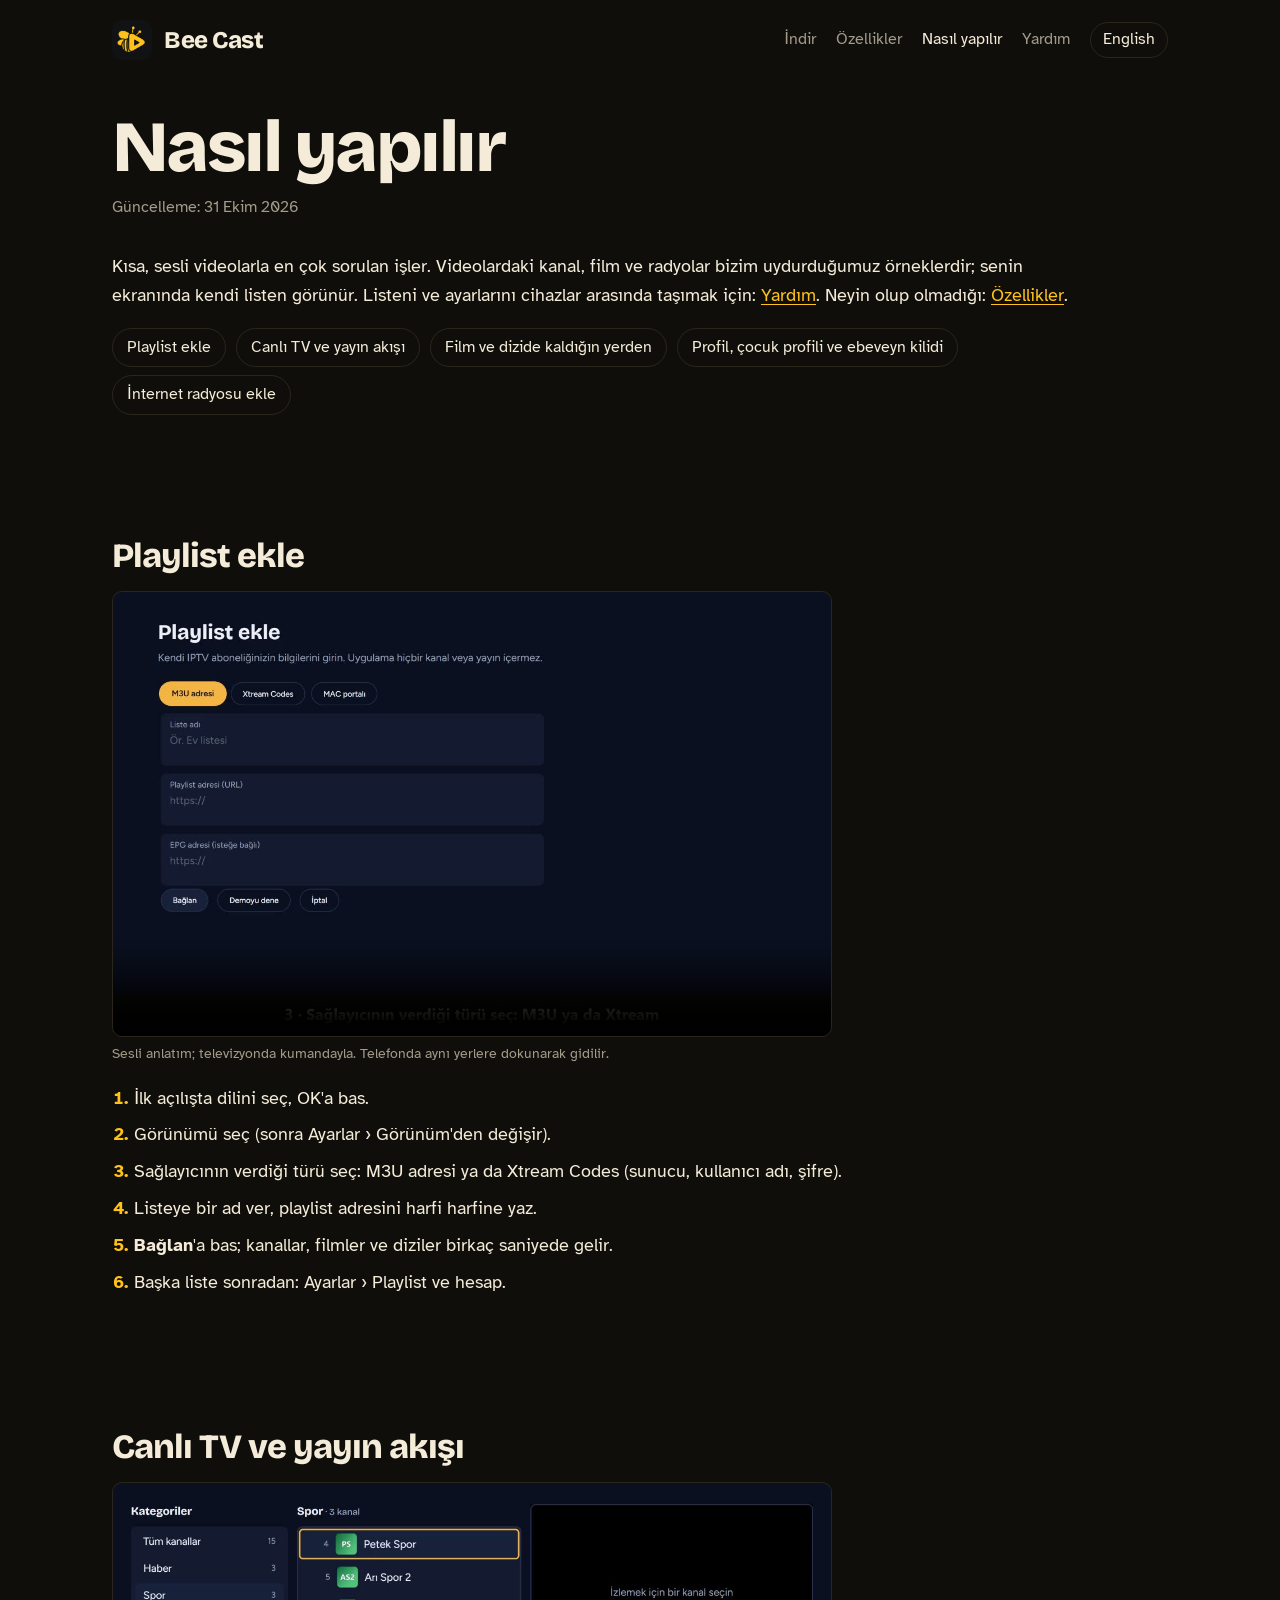
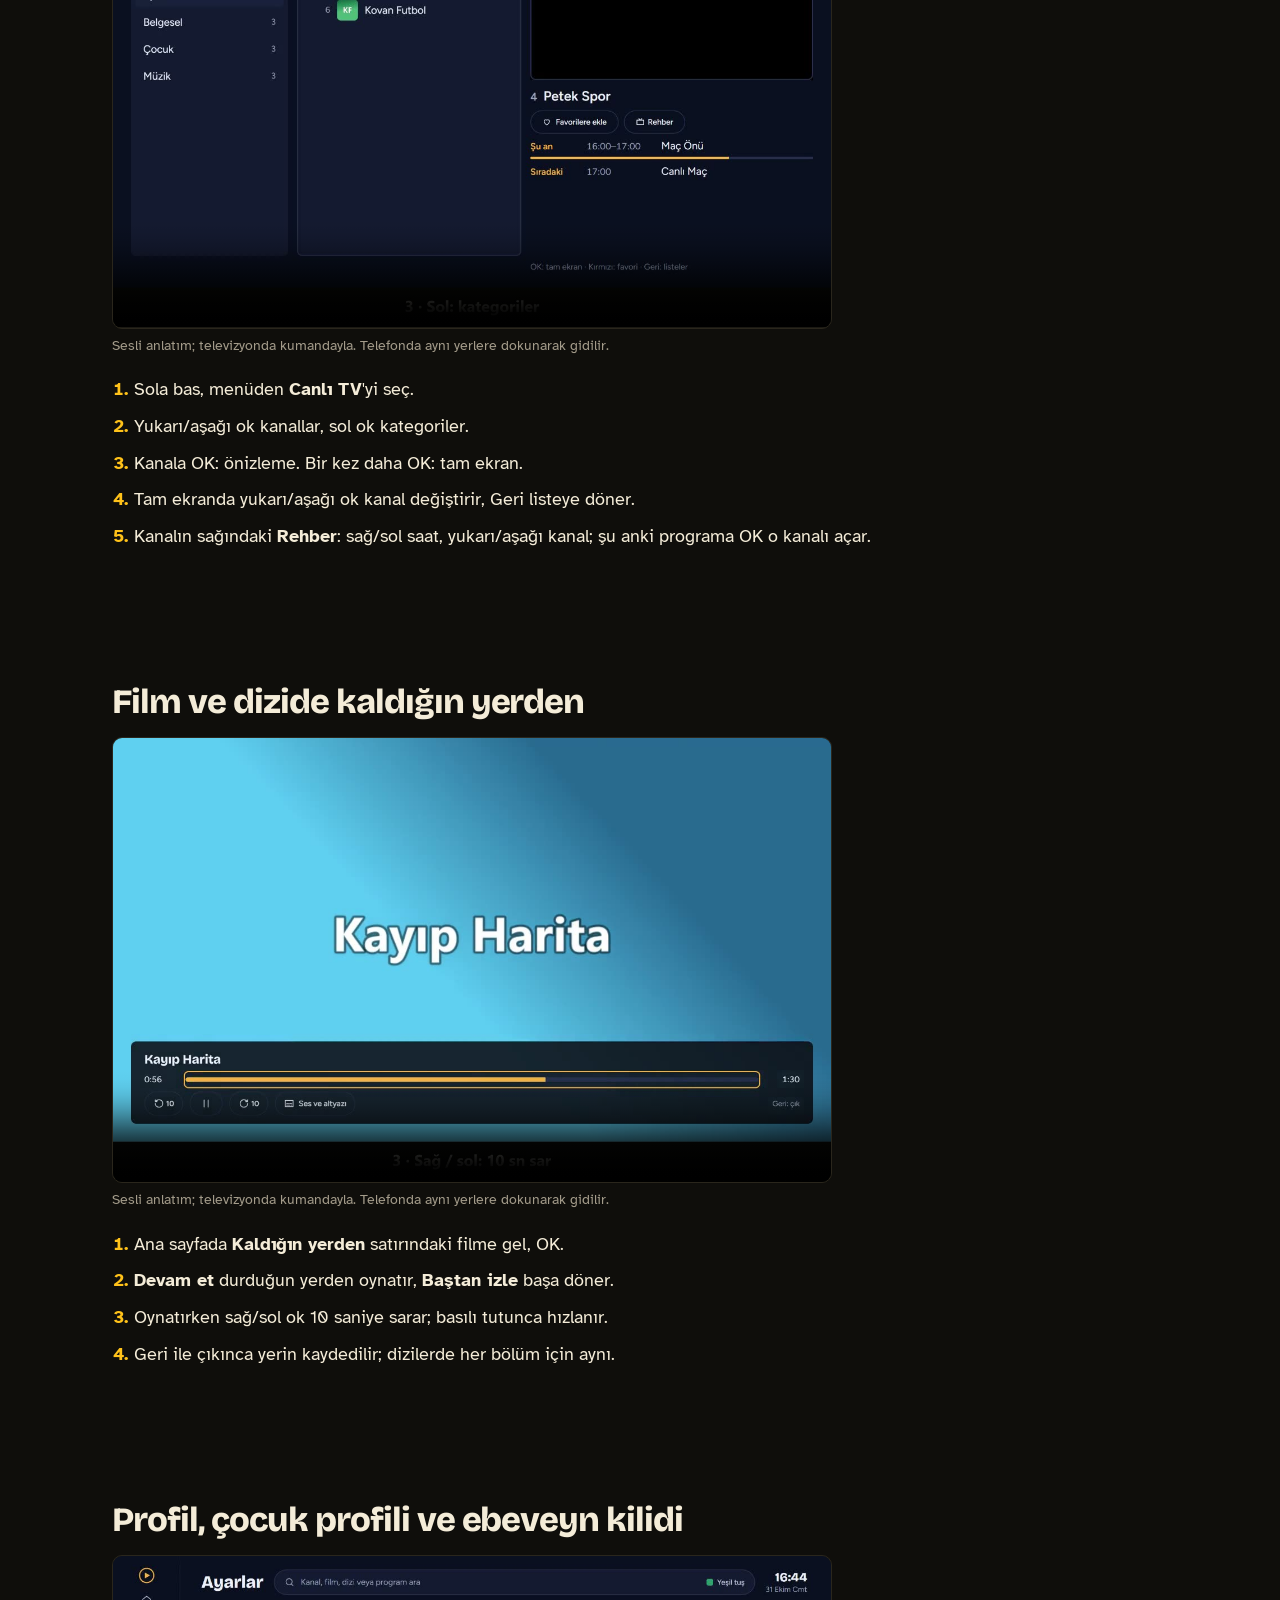
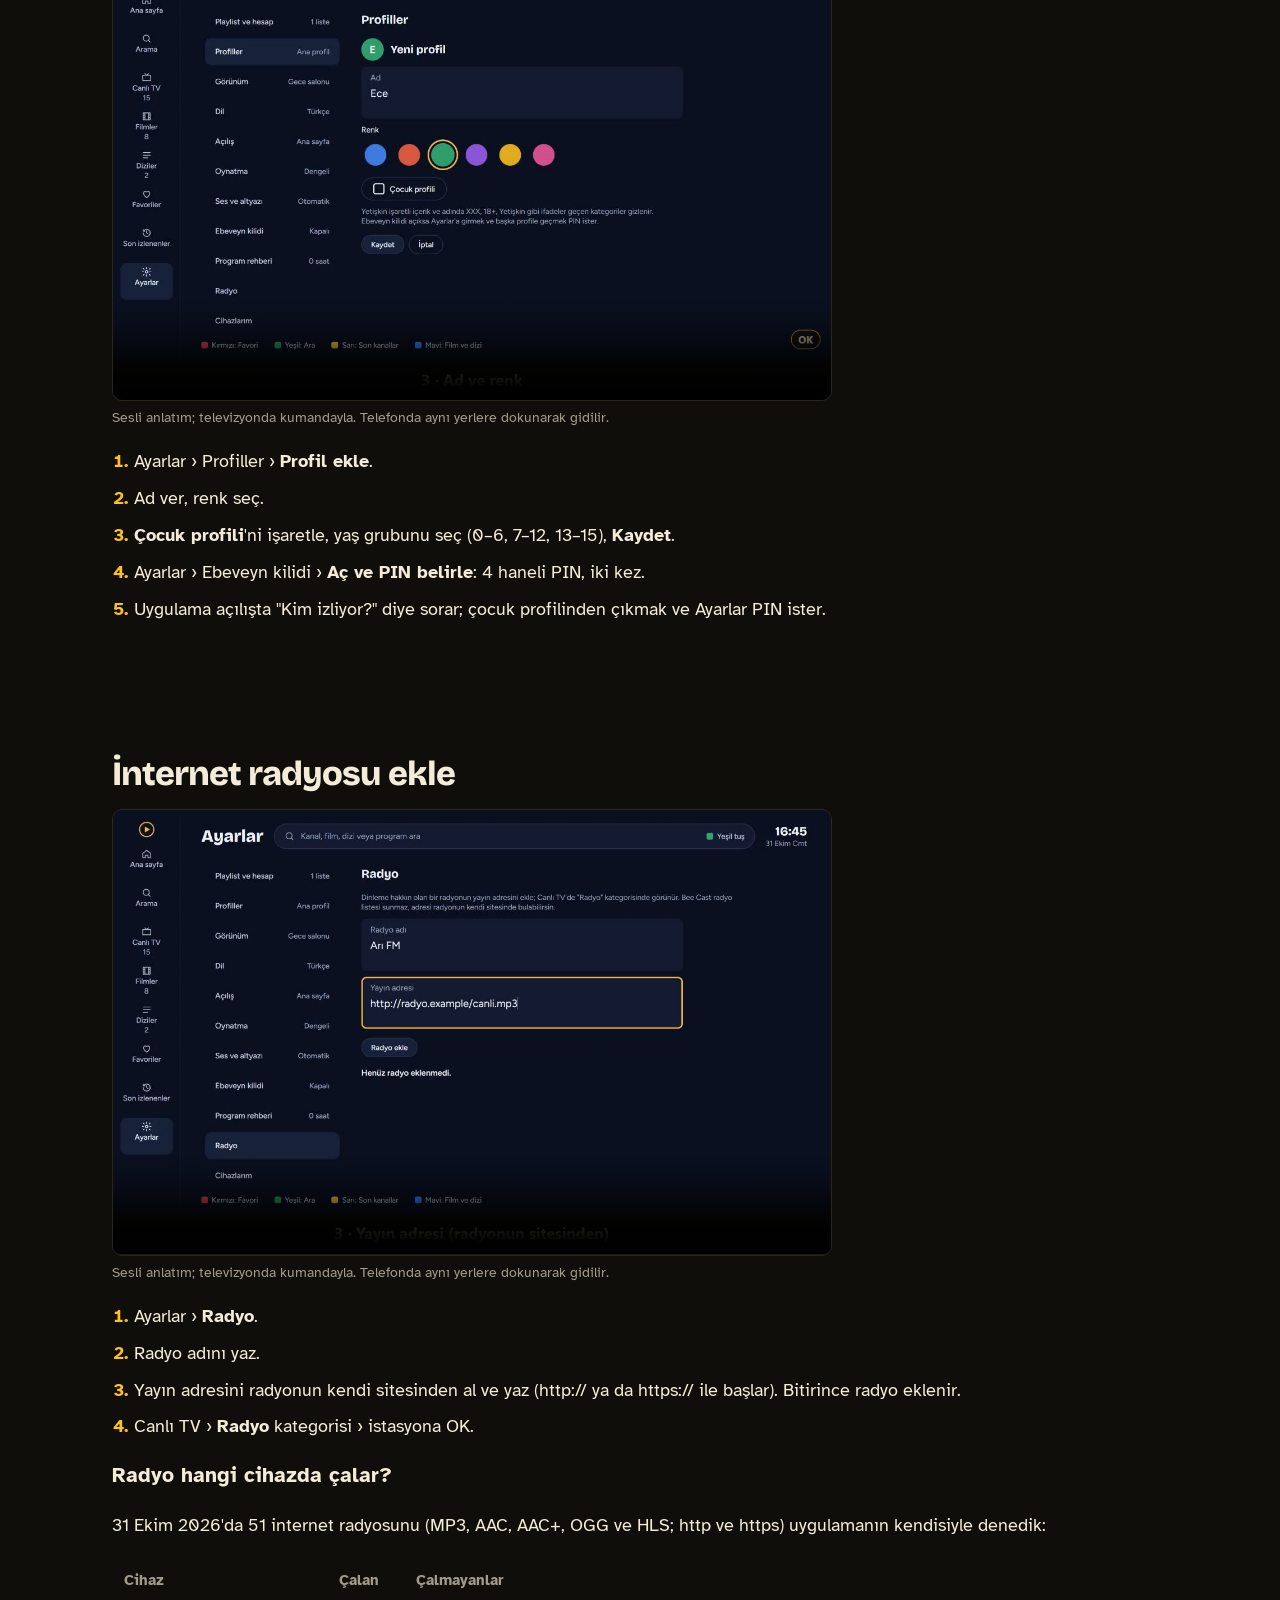
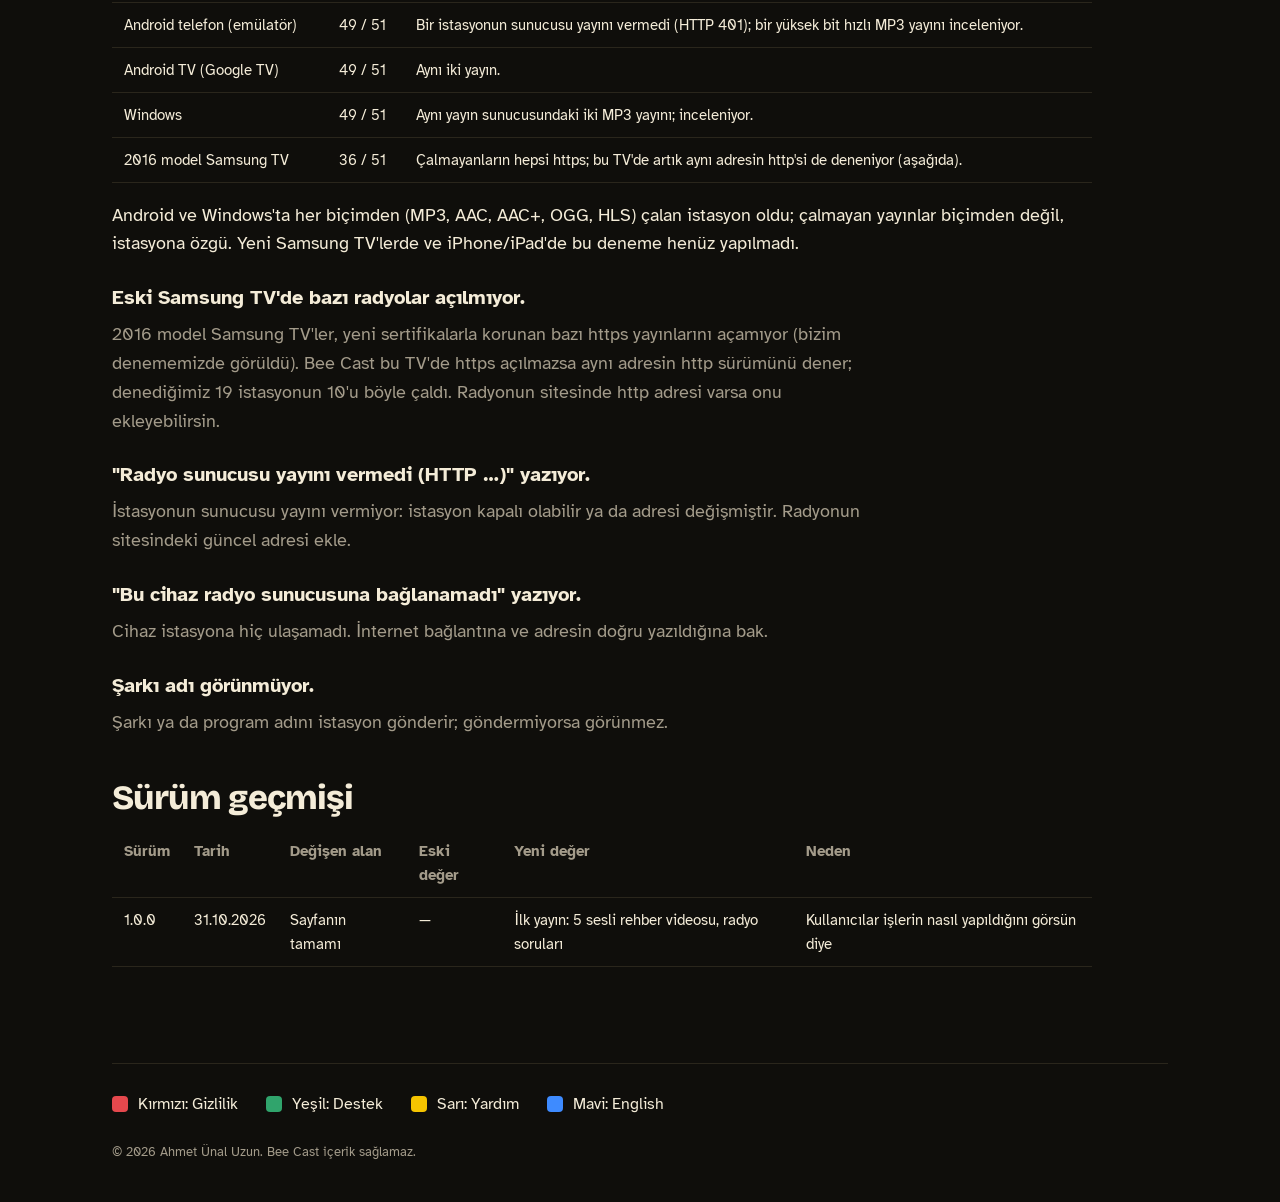
<file: nasil-yapilir.html>
<!doctype html>
<html lang="tr">
<head>
  <meta charset="utf-8">
  <meta name="viewport" content="width=device-width, initial-scale=1">
  <title>Nasıl yapılır — Bee Cast</title>
  <meta name="description" content="Bee Cast için sesli rehber videoları: playlist ekleme, canlı TV ve rehber, kaldığın yerden izleme, profiller ve ebeveyn kilidi, internet radyosu.">
  <link rel="icon" href="assets/img/simge-64.png" type="image/png">
  <link rel="alternate" hreflang="en" href="en/how-to.html">
  <link rel="stylesheet" href="assets/site.css">
</head>
<body>
  <a class="skip" href="#icerik">İçeriğe geç</a>
  <div class="wrap">
    <header class="top">
      <a class="brand" href="./" aria-label="Bee Cast ana sayfa"><img src="assets/img/isaret-64.png" alt="" width="40" height="40"><span>Bee Cast</span></a>
      <nav aria-label="Site">
        <a class="opt" href="indir.html">İndir</a>
        <a class="opt" href="ozellikler.html">Özellikler</a>
        <a class="opt" href="nasil-yapilir.html" aria-current="page">Nasıl yapılır</a>
        <a class="opt" href="yardim.html">Yardım</a>
        <a class="lang" href="en/how-to.html" lang="en" hreflang="en">English</a>
      </nav>
    </header>

    <main id="icerik" class="doc doc--wide">
      <h1>Nasıl yapılır</h1>
      <p class="meta">Güncelleme: 31 Ekim 2026</p>
      <p>Kısa, sesli videolarla en çok sorulan işler. Videolardaki kanal, film ve radyolar bizim uydurduğumuz örneklerdir; senin ekranında kendi listen görünür.
        Listeni ve ayarlarını cihazlar arasında taşımak için: <a href="yardim.html">Yardım</a>. Neyin olup olmadığı: <a href="ozellikler.html">Özellikler</a>.</p>
      <nav class="toc" aria-label="Bu sayfada">
        <a href="#playlist">Playlist ekle</a>
        <a href="#canli-tv">Canlı TV ve yayın akışı</a>
        <a href="#film">Film ve dizide kaldığın yerden</a>
        <a href="#profil">Profil, çocuk profili ve ebeveyn kilidi</a>
        <a href="#radyo">İnternet radyosu ekle</a>
      </nav>

      <section id="playlist" aria-labelledby="h-playlist">
        <h2 id="h-playlist">Playlist ekle</h2>
        <figure class="vid vid--wide">
          <video controls preload="none" playsinline poster="assets/video/rehber-playlist-tr.jpg" width="1280" height="792">
            <source src="assets/video/rehber-playlist-tr.mp4" type="video/mp4">
          </video>
          <figcaption>Sesli anlatım; televizyonda kumandayla. Telefonda aynı yerlere dokunarak gidilir.</figcaption>
        </figure>
        <ol class="plain">
          <li>İlk açılışta dilini seç, OK'a bas.</li>
          <li>Görünümü seç (sonra Ayarlar › Görünüm'den değişir).</li>
          <li>Sağlayıcının verdiği türü seç: M3U adresi ya da Xtream Codes (sunucu, kullanıcı adı, şifre).</li>
          <li>Listeye bir ad ver, playlist adresini harfi harfine yaz.</li>
          <li><b>Bağlan</b>'a bas; kanallar, filmler ve diziler birkaç saniyede gelir.</li>
          <li>Başka liste sonradan: Ayarlar › Playlist ve hesap.</li>
        </ol>
      </section>

      <section id="canli-tv" aria-labelledby="h-canli-tv">
        <h2 id="h-canli-tv">Canlı TV ve yayın akışı</h2>
        <figure class="vid vid--wide">
          <video controls preload="none" playsinline poster="assets/video/rehber-canli-tv-tr.jpg" width="1280" height="792">
            <source src="assets/video/rehber-canli-tv-tr.mp4" type="video/mp4">
          </video>
          <figcaption>Sesli anlatım; televizyonda kumandayla. Telefonda aynı yerlere dokunarak gidilir.</figcaption>
        </figure>
        <ol class="plain">
          <li>Sola bas, menüden <b>Canlı TV</b>'yi seç.</li>
          <li>Yukarı/aşağı ok kanallar, sol ok kategoriler.</li>
          <li>Kanala OK: önizleme. Bir kez daha OK: tam ekran.</li>
          <li>Tam ekranda yukarı/aşağı ok kanal değiştirir, Geri listeye döner.</li>
          <li>Kanalın sağındaki <b>Rehber</b>: sağ/sol saat, yukarı/aşağı kanal; şu anki programa OK o kanalı açar.</li>
        </ol>
      </section>

      <section id="film" aria-labelledby="h-film">
        <h2 id="h-film">Film ve dizide kaldığın yerden</h2>
        <figure class="vid vid--wide">
          <video controls preload="none" playsinline poster="assets/video/rehber-film-tr.jpg" width="1280" height="792">
            <source src="assets/video/rehber-film-tr.mp4" type="video/mp4">
          </video>
          <figcaption>Sesli anlatım; televizyonda kumandayla. Telefonda aynı yerlere dokunarak gidilir.</figcaption>
        </figure>
        <ol class="plain">
          <li>Ana sayfada <b>Kaldığın yerden</b> satırındaki filme gel, OK.</li>
          <li><b>Devam et</b> durduğun yerden oynatır, <b>Baştan izle</b> başa döner.</li>
          <li>Oynatırken sağ/sol ok 10 saniye sarar; basılı tutunca hızlanır.</li>
          <li>Geri ile çıkınca yerin kaydedilir; dizilerde her bölüm için aynı.</li>
        </ol>
      </section>

      <section id="profil" aria-labelledby="h-profil">
        <h2 id="h-profil">Profil, çocuk profili ve ebeveyn kilidi</h2>
        <figure class="vid vid--wide">
          <video controls preload="none" playsinline poster="assets/video/rehber-profil-tr.jpg" width="1280" height="792">
            <source src="assets/video/rehber-profil-tr.mp4" type="video/mp4">
          </video>
          <figcaption>Sesli anlatım; televizyonda kumandayla. Telefonda aynı yerlere dokunarak gidilir.</figcaption>
        </figure>
        <ol class="plain">
          <li>Ayarlar › Profiller › <b>Profil ekle</b>.</li>
          <li>Ad ver, renk seç.</li>
          <li><b>Çocuk profili</b>'ni işaretle, yaş grubunu seç (0–6, 7–12, 13–15), <b>Kaydet</b>.</li>
          <li>Ayarlar › Ebeveyn kilidi › <b>Aç ve PIN belirle</b>: 4 haneli PIN, iki kez.</li>
          <li>Uygulama açılışta "Kim izliyor?" diye sorar; çocuk profilinden çıkmak ve Ayarlar PIN ister.</li>
        </ol>
      </section>

      <section id="radyo" aria-labelledby="h-radyo">
        <h2 id="h-radyo">İnternet radyosu ekle</h2>
        <figure class="vid vid--wide">
          <video controls preload="none" playsinline poster="assets/video/rehber-radyo-tr.jpg" width="1280" height="792">
            <source src="assets/video/rehber-radyo-tr.mp4" type="video/mp4">
          </video>
          <figcaption>Sesli anlatım; televizyonda kumandayla. Telefonda aynı yerlere dokunarak gidilir.</figcaption>
        </figure>
        <ol class="plain">
          <li>Ayarlar › <b>Radyo</b>.</li>
          <li>Radyo adını yaz.</li>
          <li>Yayın adresini radyonun kendi sitesinden al ve yaz (http:// ya da https:// ile başlar). Bitirince radyo eklenir.</li>
          <li>Canlı TV › <b>Radyo</b> kategorisi › istasyona OK.</li>
        </ol>
        <h3 id="radyo-sss">Radyo hangi cihazda çalar?</h3>
        <p>31 Ekim 2026'da 51 internet radyosunu (MP3, AAC, AAC+, OGG ve HLS; http ve https) uygulamanın kendisiyle denedik:</p>
        <div class="table-wrap">
          <table>
            <thead><tr><th>Cihaz</th><th>Çalan</th><th>Çalmayanlar</th></tr></thead>
            <tbody>
              <tr><td>Android telefon (emülatör)</td><td>49 / 51</td><td>Bir istasyonun sunucusu yayını vermedi (HTTP 401); bir yüksek bit hızlı MP3 yayını inceleniyor.</td></tr>
              <tr><td>Android TV (Google TV)</td><td>49 / 51</td><td>Aynı iki yayın.</td></tr>
              <tr><td>Windows</td><td>49 / 51</td><td>Aynı yayın sunucusundaki iki MP3 yayını; inceleniyor.</td></tr>
              <tr><td>2016 model Samsung TV</td><td>36 / 51</td><td>Çalmayanların hepsi https; bu TV'de artık aynı adresin http'si de deneniyor (aşağıda).</td></tr>
            </tbody>
          </table>
        </div>
        <p>Android ve Windows'ta her biçimden (MP3, AAC, AAC+, OGG, HLS) çalan istasyon oldu; çalmayan yayınlar biçimden değil, istasyona özgü. Yeni Samsung TV'lerde ve iPhone/iPad'de bu deneme henüz yapılmadı.</p>
        <dl class="faq">
          <dt>Eski Samsung TV'de bazı radyolar açılmıyor.</dt>
          <dd>2016 model Samsung TV'ler, yeni sertifikalarla korunan bazı https yayınlarını açamıyor (bizim denememizde görüldü). Bee Cast bu TV'de https açılmazsa aynı adresin http sürümünü dener; denediğimiz 19 istasyonun 10'u böyle çaldı. Radyonun sitesinde http adresi varsa onu ekleyebilirsin.</dd>
          <dt>"Radyo sunucusu yayını vermedi (HTTP …)" yazıyor.</dt>
          <dd>İstasyonun sunucusu yayını vermiyor: istasyon kapalı olabilir ya da adresi değişmiştir. Radyonun sitesindeki güncel adresi ekle.</dd>
          <dt>"Bu cihaz radyo sunucusuna bağlanamadı" yazıyor.</dt>
          <dd>Cihaz istasyona hiç ulaşamadı. İnternet bağlantına ve adresin doğru yazıldığına bak.</dd>
          <dt>Şarkı adı görünmüyor.</dt>
          <dd>Şarkı ya da program adını istasyon gönderir; göndermiyorsa görünmez.</dd>
        </dl>
      </section>

      <h2 id="surum-gecmisi">Sürüm geçmişi</h2>
      <div class="table-wrap">
        <table>
          <thead><tr><th>Sürüm</th><th>Tarih</th><th>Değişen alan</th><th>Eski değer</th><th>Yeni değer</th><th>Neden</th></tr></thead>
          <tbody>
            <tr><td>1.0.0</td><td>31.10.2026</td><td>Sayfanın tamamı</td><td>—</td><td>İlk yayın: 5 sesli rehber videosu, radyo soruları</td><td>Kullanıcılar işlerin nasıl yapıldığını görsün diye</td></tr>
          </tbody>
        </table>
      </div>
    </main>

    <footer class="foot">
      <ul class="keys" aria-label="Kısayollar">
        <li><a href="gizlilik.html"><i class="k-red" aria-hidden="true"></i>Kırmızı: Gizlilik</a></li>
        <li><a href="./#destek"><i class="k-green" aria-hidden="true"></i>Yeşil: Destek</a></li>
        <li><a href="yardim.html"><i class="k-yellow" aria-hidden="true"></i>Sarı: Yardım</a></li>
        <li><a href="en/how-to.html" lang="en"><i class="k-blue" aria-hidden="true"></i>Mavi: English</a></li>
      </ul>
      <small>© 2026 Ahmet Ünal Uzun. Bee Cast içerik sağlamaz.</small>
    </footer>
  </div>
</body>
</html>
</file>
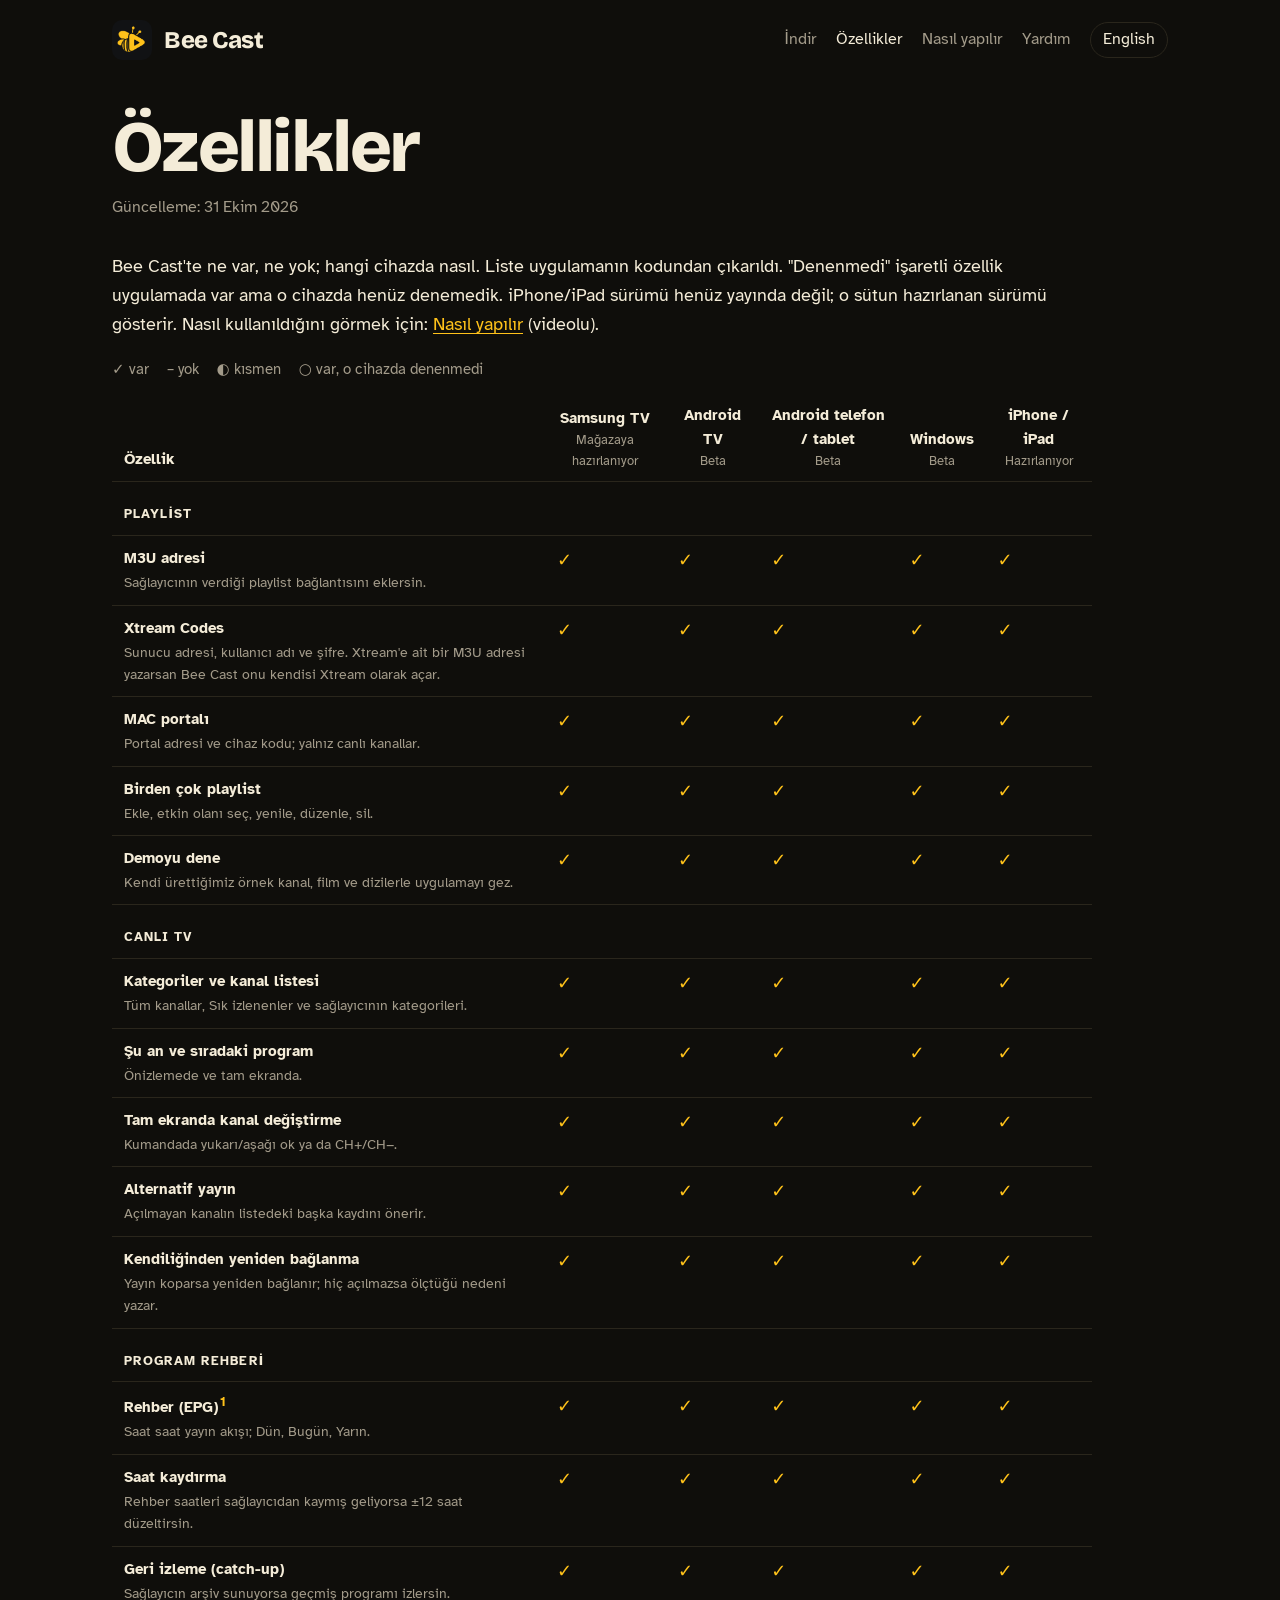
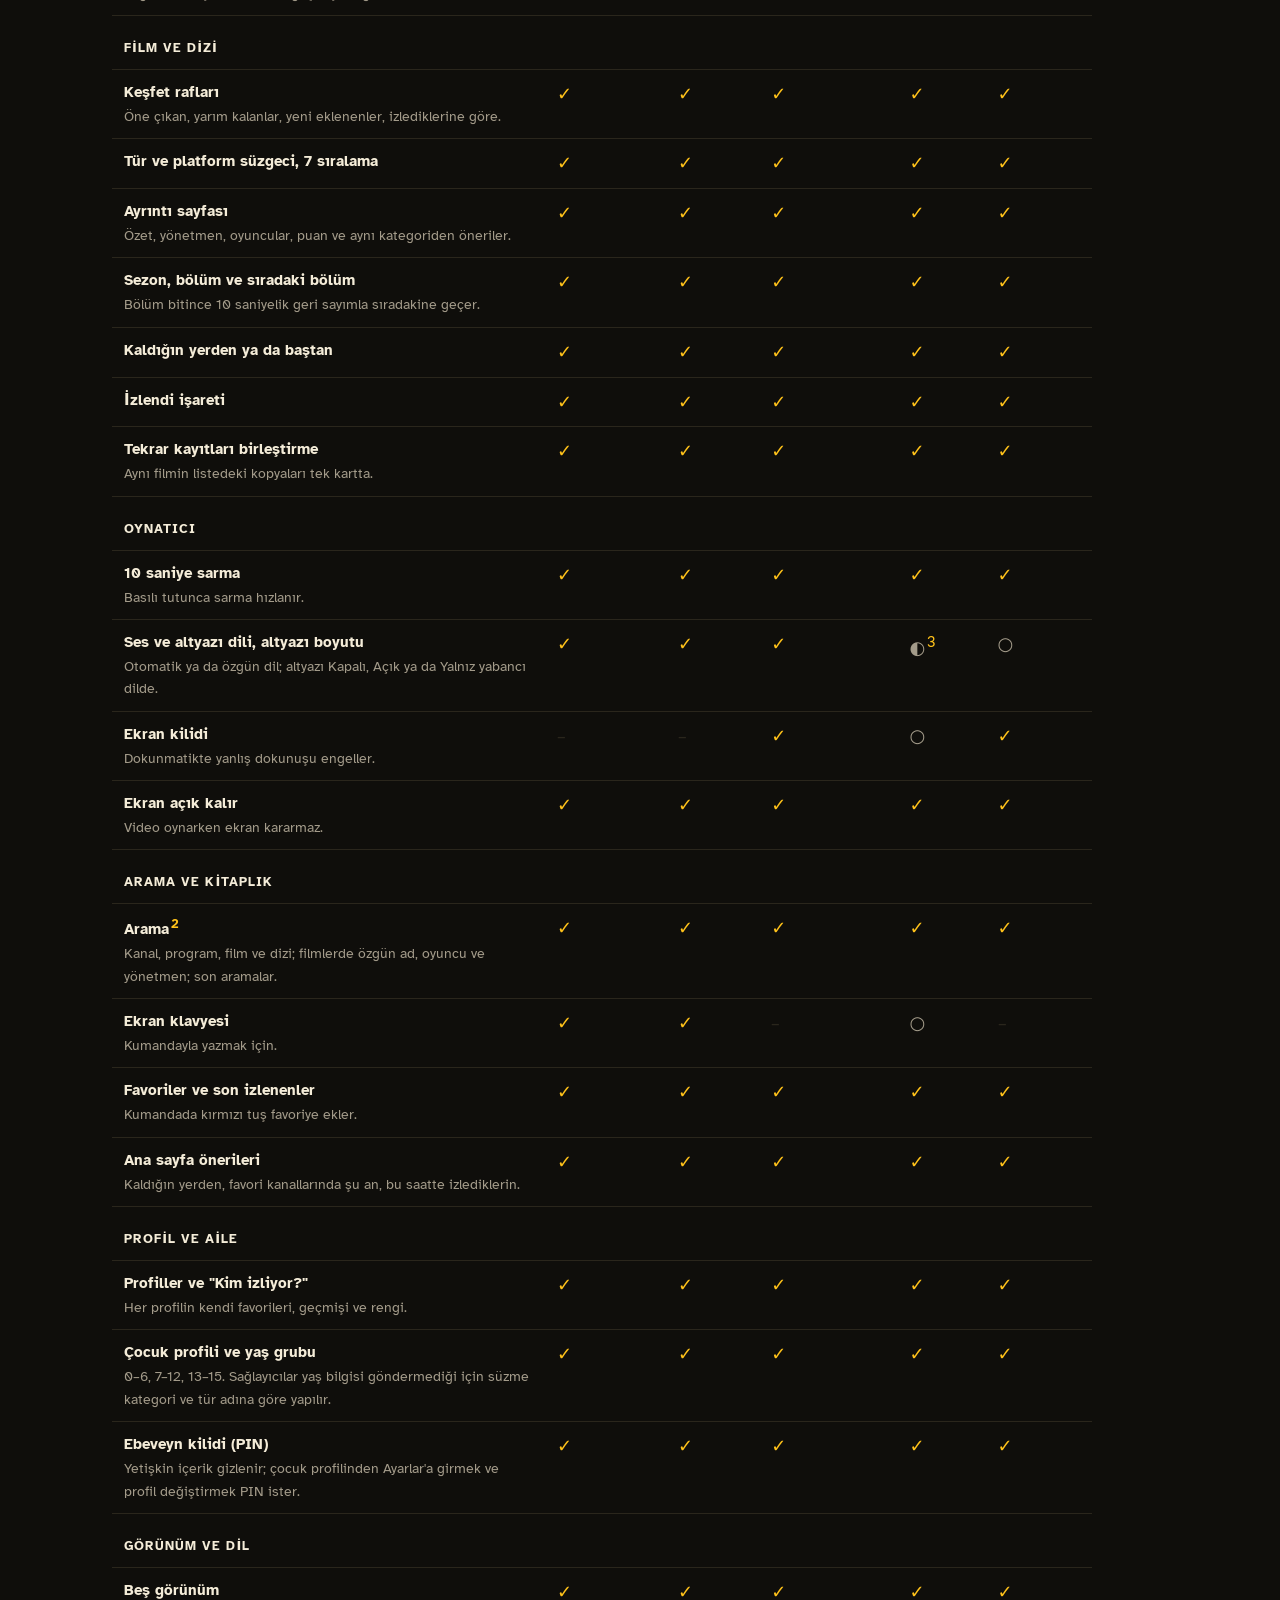
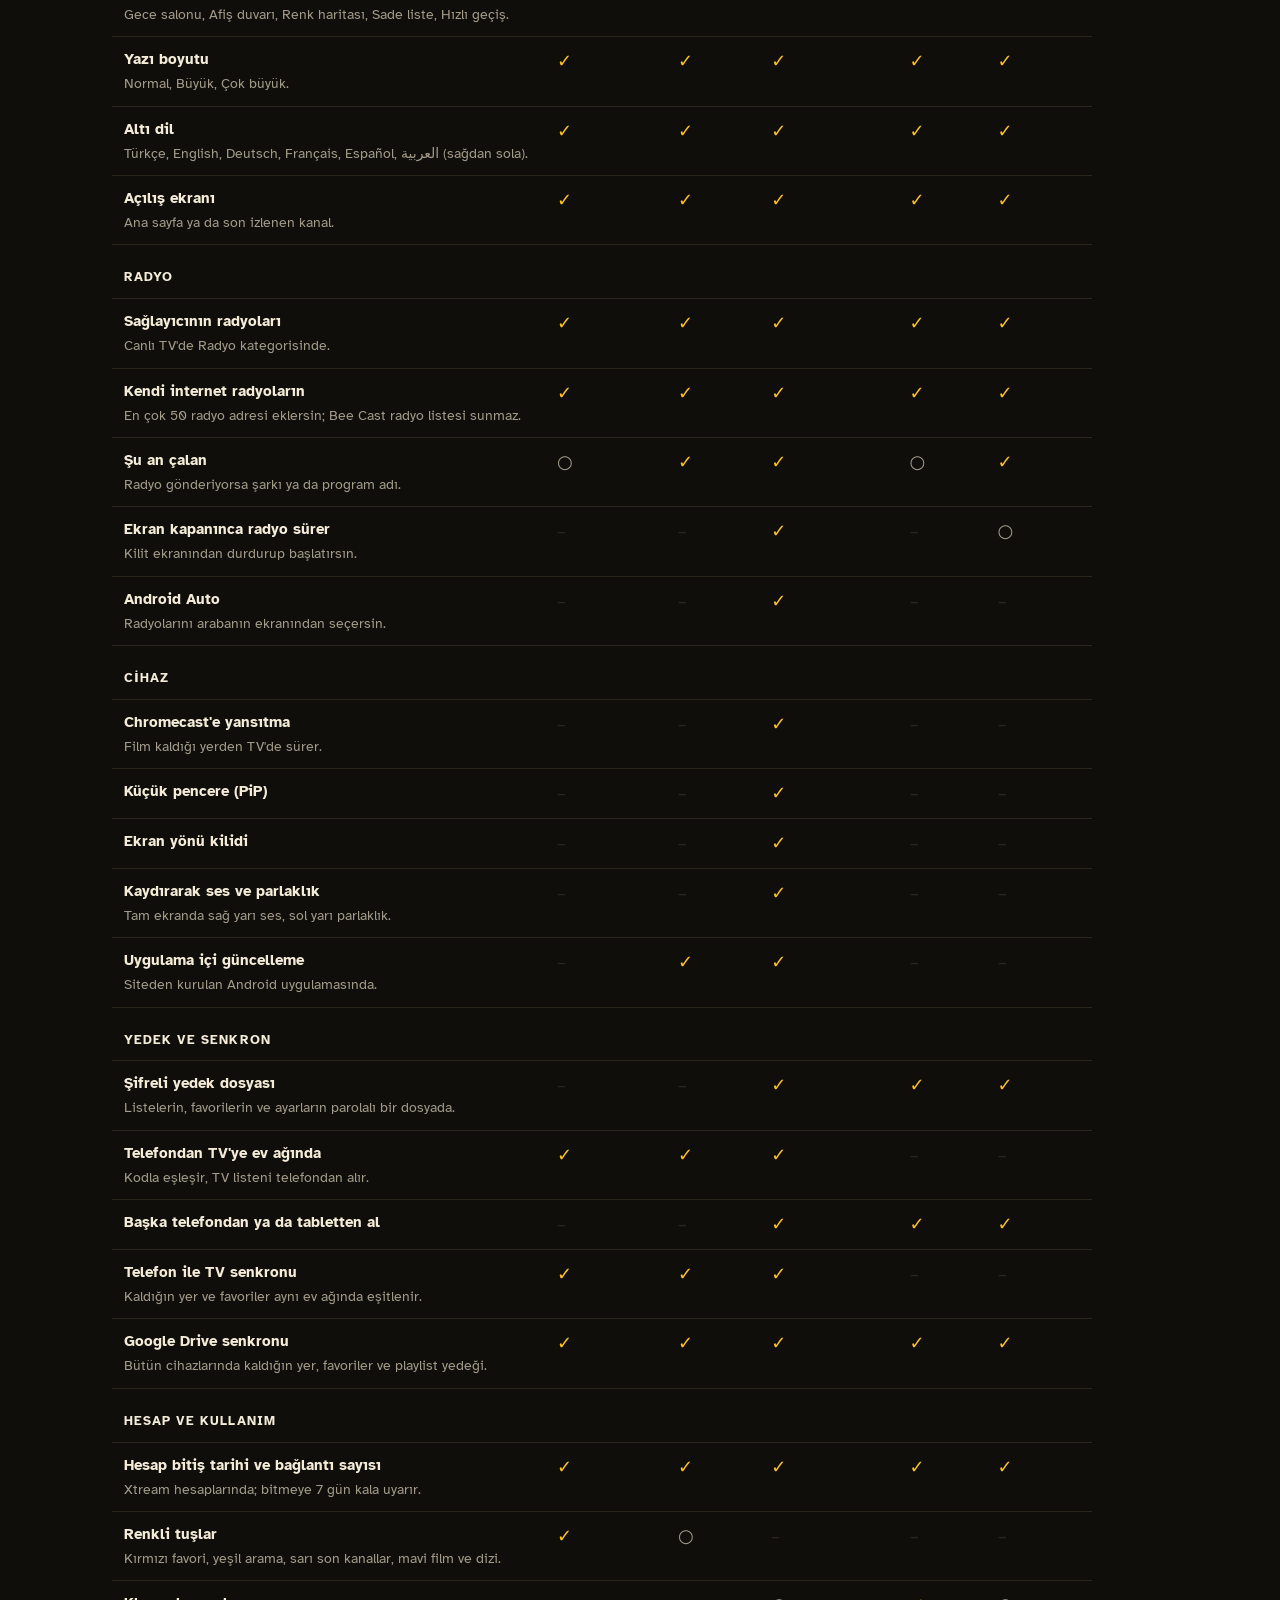
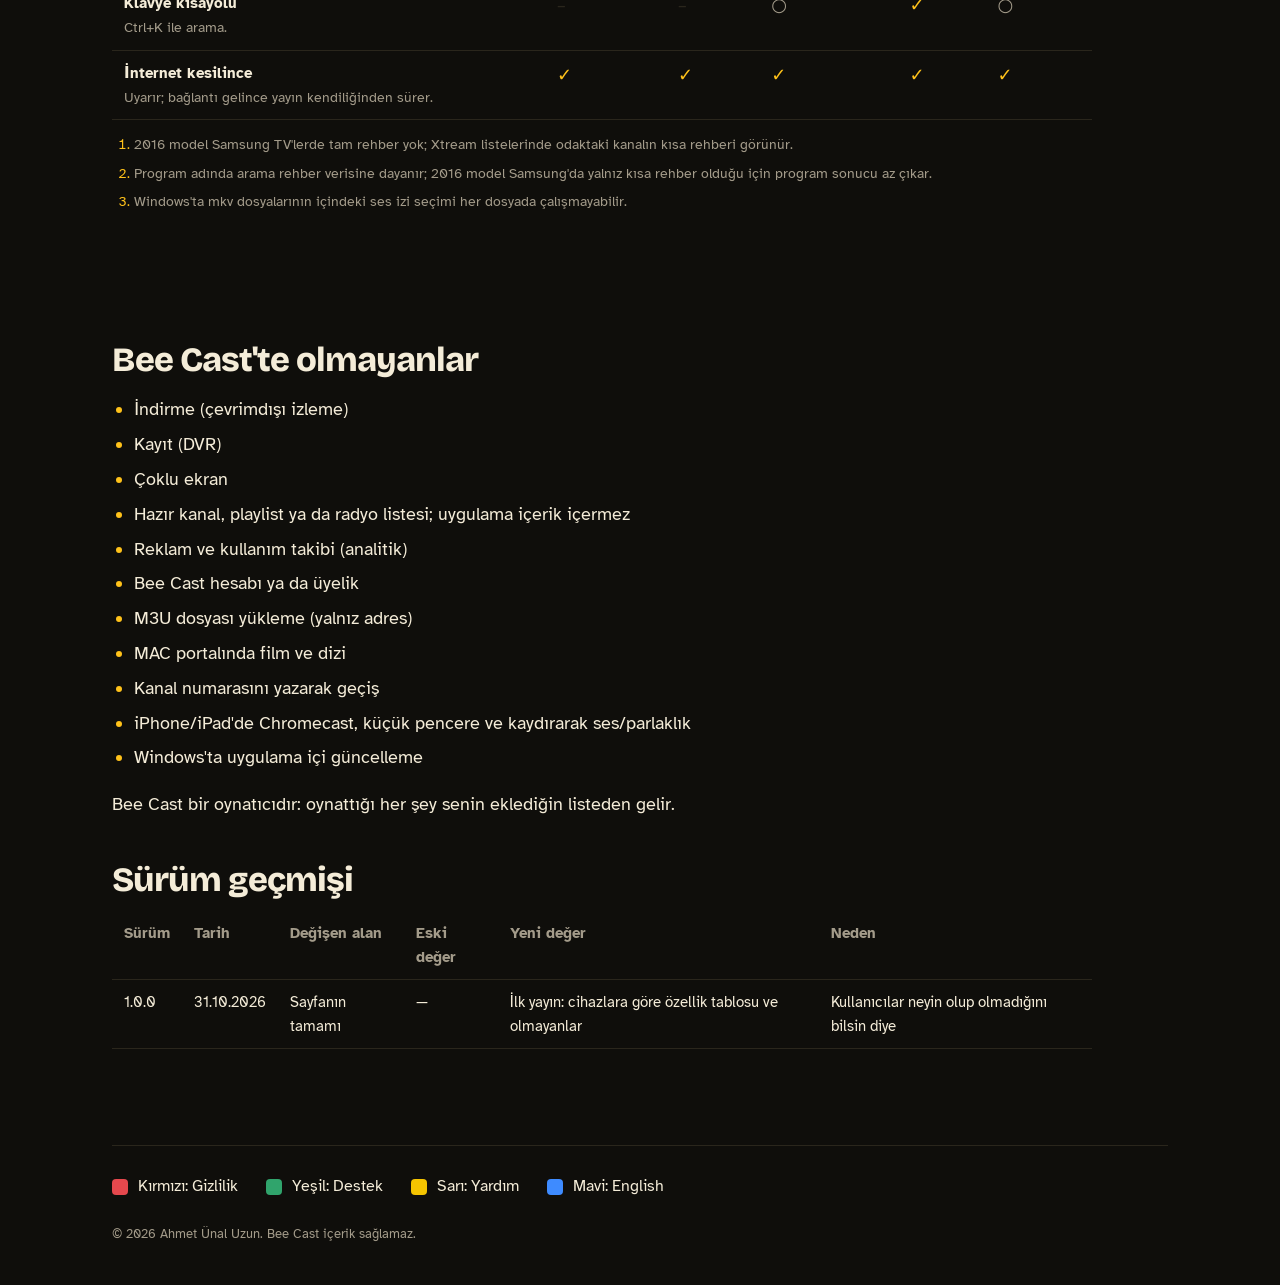
<file: ozellikler.html>
<!doctype html>
<html lang="tr">
<head>
  <meta charset="utf-8">
  <meta name="viewport" content="width=device-width, initial-scale=1">
  <title>Özellikler — Bee Cast</title>
  <meta name="description" content="Bee Cast'in özellikleri cihaz cihaz: Samsung TV, Android TV, Android telefon ve tablet, Windows, iPhone ve iPad. Neler var, neler yok.">
  <link rel="icon" href="assets/img/simge-64.png" type="image/png">
  <link rel="alternate" hreflang="en" href="en/features.html">
  <link rel="stylesheet" href="assets/site.css">
</head>
<body>
  <a class="skip" href="#icerik">İçeriğe geç</a>
  <div class="wrap">
    <header class="top">
      <a class="brand" href="./" aria-label="Bee Cast ana sayfa"><img src="assets/img/isaret-64.png" alt="" width="40" height="40"><span>Bee Cast</span></a>
      <nav aria-label="Site">
        <a class="opt" href="indir.html">İndir</a>
        <a class="opt" href="ozellikler.html" aria-current="page">Özellikler</a>
        <a class="opt" href="nasil-yapilir.html">Nasıl yapılır</a>
        <a class="opt" href="yardim.html">Yardım</a>
        <a class="lang" href="en/features.html" lang="en" hreflang="en">English</a>
      </nav>
    </header>

    <main id="icerik" class="doc doc--wide">
      <h1>Özellikler</h1>
      <p class="meta">Güncelleme: 31 Ekim 2026</p>
      <p>Bee Cast'te ne var, ne yok; hangi cihazda nasıl. Liste uygulamanın kodundan çıkarıldı. "Denenmedi" işaretli özellik uygulamada var ama o cihazda henüz denemedik. iPhone/iPad sürümü henüz yayında değil; o sütun hazırlanan sürümü gösterir.
        Nasıl kullanıldığını görmek için: <a href="nasil-yapilir.html">Nasıl yapılır</a> (videolu).</p>
      <p class="fx-legend"><span>✓ var</span><span>– yok</span><span>◐ kısmen</span><span>○ var, o cihazda denenmedi</span></p>
      <div class="table-wrap">
        <table class="fx-table">
          <thead>
            <tr><th scope="col">Özellik</th><th scope="col">Samsung TV<span class="fx-st">Mağazaya hazırlanıyor</span></th><th scope="col">Android TV<span class="fx-st">Beta</span></th><th scope="col">Android telefon / tablet<span class="fx-st">Beta</span></th><th scope="col">Windows<span class="fx-st">Beta</span></th><th scope="col">iPhone / iPad<span class="fx-st">Hazırlanıyor</span></th></tr>
          </thead>
          <tbody>
            <tr class="fx-group"><th colspan="6" scope="colgroup">Playlist</th></tr>
            <tr><th scope="row">M3U adresi<span class="fx-d">Sağlayıcının verdiği playlist bağlantısını eklersin.</span></th><td class="fx fx--y"><span aria-hidden="true">✓</span><span class="sr">Var</span></td><td class="fx fx--y"><span aria-hidden="true">✓</span><span class="sr">Var</span></td><td class="fx fx--y"><span aria-hidden="true">✓</span><span class="sr">Var</span></td><td class="fx fx--y"><span aria-hidden="true">✓</span><span class="sr">Var</span></td><td class="fx fx--y"><span aria-hidden="true">✓</span><span class="sr">Var</span></td></tr>
            <tr><th scope="row">Xtream Codes<span class="fx-d">Sunucu adresi, kullanıcı adı ve şifre. Xtream'e ait bir M3U adresi yazarsan Bee Cast onu kendisi Xtream olarak açar.</span></th><td class="fx fx--y"><span aria-hidden="true">✓</span><span class="sr">Var</span></td><td class="fx fx--y"><span aria-hidden="true">✓</span><span class="sr">Var</span></td><td class="fx fx--y"><span aria-hidden="true">✓</span><span class="sr">Var</span></td><td class="fx fx--y"><span aria-hidden="true">✓</span><span class="sr">Var</span></td><td class="fx fx--y"><span aria-hidden="true">✓</span><span class="sr">Var</span></td></tr>
            <tr><th scope="row">MAC portalı<span class="fx-d">Portal adresi ve cihaz kodu; yalnız canlı kanallar.</span></th><td class="fx fx--y"><span aria-hidden="true">✓</span><span class="sr">Var</span></td><td class="fx fx--y"><span aria-hidden="true">✓</span><span class="sr">Var</span></td><td class="fx fx--y"><span aria-hidden="true">✓</span><span class="sr">Var</span></td><td class="fx fx--y"><span aria-hidden="true">✓</span><span class="sr">Var</span></td><td class="fx fx--y"><span aria-hidden="true">✓</span><span class="sr">Var</span></td></tr>
            <tr><th scope="row">Birden çok playlist<span class="fx-d">Ekle, etkin olanı seç, yenile, düzenle, sil.</span></th><td class="fx fx--y"><span aria-hidden="true">✓</span><span class="sr">Var</span></td><td class="fx fx--y"><span aria-hidden="true">✓</span><span class="sr">Var</span></td><td class="fx fx--y"><span aria-hidden="true">✓</span><span class="sr">Var</span></td><td class="fx fx--y"><span aria-hidden="true">✓</span><span class="sr">Var</span></td><td class="fx fx--y"><span aria-hidden="true">✓</span><span class="sr">Var</span></td></tr>
            <tr><th scope="row">Demoyu dene<span class="fx-d">Kendi ürettiğimiz örnek kanal, film ve dizilerle uygulamayı gez.</span></th><td class="fx fx--y"><span aria-hidden="true">✓</span><span class="sr">Var</span></td><td class="fx fx--y"><span aria-hidden="true">✓</span><span class="sr">Var</span></td><td class="fx fx--y"><span aria-hidden="true">✓</span><span class="sr">Var</span></td><td class="fx fx--y"><span aria-hidden="true">✓</span><span class="sr">Var</span></td><td class="fx fx--y"><span aria-hidden="true">✓</span><span class="sr">Var</span></td></tr>
            <tr class="fx-group"><th colspan="6" scope="colgroup">Canlı TV</th></tr>
            <tr><th scope="row">Kategoriler ve kanal listesi<span class="fx-d">Tüm kanallar, Sık izlenenler ve sağlayıcının kategorileri.</span></th><td class="fx fx--y"><span aria-hidden="true">✓</span><span class="sr">Var</span></td><td class="fx fx--y"><span aria-hidden="true">✓</span><span class="sr">Var</span></td><td class="fx fx--y"><span aria-hidden="true">✓</span><span class="sr">Var</span></td><td class="fx fx--y"><span aria-hidden="true">✓</span><span class="sr">Var</span></td><td class="fx fx--y"><span aria-hidden="true">✓</span><span class="sr">Var</span></td></tr>
            <tr><th scope="row">Şu an ve sıradaki program<span class="fx-d">Önizlemede ve tam ekranda.</span></th><td class="fx fx--y"><span aria-hidden="true">✓</span><span class="sr">Var</span></td><td class="fx fx--y"><span aria-hidden="true">✓</span><span class="sr">Var</span></td><td class="fx fx--y"><span aria-hidden="true">✓</span><span class="sr">Var</span></td><td class="fx fx--y"><span aria-hidden="true">✓</span><span class="sr">Var</span></td><td class="fx fx--y"><span aria-hidden="true">✓</span><span class="sr">Var</span></td></tr>
            <tr><th scope="row">Tam ekranda kanal değiştirme<span class="fx-d">Kumandada yukarı/aşağı ok ya da CH+/CH−.</span></th><td class="fx fx--y"><span aria-hidden="true">✓</span><span class="sr">Var</span></td><td class="fx fx--y"><span aria-hidden="true">✓</span><span class="sr">Var</span></td><td class="fx fx--y"><span aria-hidden="true">✓</span><span class="sr">Var</span></td><td class="fx fx--y"><span aria-hidden="true">✓</span><span class="sr">Var</span></td><td class="fx fx--y"><span aria-hidden="true">✓</span><span class="sr">Var</span></td></tr>
            <tr><th scope="row">Alternatif yayın<span class="fx-d">Açılmayan kanalın listedeki başka kaydını önerir.</span></th><td class="fx fx--y"><span aria-hidden="true">✓</span><span class="sr">Var</span></td><td class="fx fx--y"><span aria-hidden="true">✓</span><span class="sr">Var</span></td><td class="fx fx--y"><span aria-hidden="true">✓</span><span class="sr">Var</span></td><td class="fx fx--y"><span aria-hidden="true">✓</span><span class="sr">Var</span></td><td class="fx fx--y"><span aria-hidden="true">✓</span><span class="sr">Var</span></td></tr>
            <tr><th scope="row">Kendiliğinden yeniden bağlanma<span class="fx-d">Yayın koparsa yeniden bağlanır; hiç açılmazsa ölçtüğü nedeni yazar.</span></th><td class="fx fx--y"><span aria-hidden="true">✓</span><span class="sr">Var</span></td><td class="fx fx--y"><span aria-hidden="true">✓</span><span class="sr">Var</span></td><td class="fx fx--y"><span aria-hidden="true">✓</span><span class="sr">Var</span></td><td class="fx fx--y"><span aria-hidden="true">✓</span><span class="sr">Var</span></td><td class="fx fx--y"><span aria-hidden="true">✓</span><span class="sr">Var</span></td></tr>
            <tr class="fx-group"><th colspan="6" scope="colgroup">Program rehberi</th></tr>
            <tr><th scope="row">Rehber (EPG)<sup><a href="#dn1">1</a></sup><span class="fx-d">Saat saat yayın akışı; Dün, Bugün, Yarın.</span></th><td class="fx fx--y"><span aria-hidden="true">✓</span><span class="sr">Var</span></td><td class="fx fx--y"><span aria-hidden="true">✓</span><span class="sr">Var</span></td><td class="fx fx--y"><span aria-hidden="true">✓</span><span class="sr">Var</span></td><td class="fx fx--y"><span aria-hidden="true">✓</span><span class="sr">Var</span></td><td class="fx fx--y"><span aria-hidden="true">✓</span><span class="sr">Var</span></td></tr>
            <tr><th scope="row">Saat kaydırma<span class="fx-d">Rehber saatleri sağlayıcıdan kaymış geliyorsa ±12 saat düzeltirsin.</span></th><td class="fx fx--y"><span aria-hidden="true">✓</span><span class="sr">Var</span></td><td class="fx fx--y"><span aria-hidden="true">✓</span><span class="sr">Var</span></td><td class="fx fx--y"><span aria-hidden="true">✓</span><span class="sr">Var</span></td><td class="fx fx--y"><span aria-hidden="true">✓</span><span class="sr">Var</span></td><td class="fx fx--y"><span aria-hidden="true">✓</span><span class="sr">Var</span></td></tr>
            <tr><th scope="row">Geri izleme (catch-up)<span class="fx-d">Sağlayıcın arşiv sunuyorsa geçmiş programı izlersin.</span></th><td class="fx fx--y"><span aria-hidden="true">✓</span><span class="sr">Var</span></td><td class="fx fx--y"><span aria-hidden="true">✓</span><span class="sr">Var</span></td><td class="fx fx--y"><span aria-hidden="true">✓</span><span class="sr">Var</span></td><td class="fx fx--y"><span aria-hidden="true">✓</span><span class="sr">Var</span></td><td class="fx fx--y"><span aria-hidden="true">✓</span><span class="sr">Var</span></td></tr>
            <tr class="fx-group"><th colspan="6" scope="colgroup">Film ve dizi</th></tr>
            <tr><th scope="row">Keşfet rafları<span class="fx-d">Öne çıkan, yarım kalanlar, yeni eklenenler, izlediklerine göre.</span></th><td class="fx fx--y"><span aria-hidden="true">✓</span><span class="sr">Var</span></td><td class="fx fx--y"><span aria-hidden="true">✓</span><span class="sr">Var</span></td><td class="fx fx--y"><span aria-hidden="true">✓</span><span class="sr">Var</span></td><td class="fx fx--y"><span aria-hidden="true">✓</span><span class="sr">Var</span></td><td class="fx fx--y"><span aria-hidden="true">✓</span><span class="sr">Var</span></td></tr>
            <tr><th scope="row">Tür ve platform süzgeci, 7 sıralama</th><td class="fx fx--y"><span aria-hidden="true">✓</span><span class="sr">Var</span></td><td class="fx fx--y"><span aria-hidden="true">✓</span><span class="sr">Var</span></td><td class="fx fx--y"><span aria-hidden="true">✓</span><span class="sr">Var</span></td><td class="fx fx--y"><span aria-hidden="true">✓</span><span class="sr">Var</span></td><td class="fx fx--y"><span aria-hidden="true">✓</span><span class="sr">Var</span></td></tr>
            <tr><th scope="row">Ayrıntı sayfası<span class="fx-d">Özet, yönetmen, oyuncular, puan ve aynı kategoriden öneriler.</span></th><td class="fx fx--y"><span aria-hidden="true">✓</span><span class="sr">Var</span></td><td class="fx fx--y"><span aria-hidden="true">✓</span><span class="sr">Var</span></td><td class="fx fx--y"><span aria-hidden="true">✓</span><span class="sr">Var</span></td><td class="fx fx--y"><span aria-hidden="true">✓</span><span class="sr">Var</span></td><td class="fx fx--y"><span aria-hidden="true">✓</span><span class="sr">Var</span></td></tr>
            <tr><th scope="row">Sezon, bölüm ve sıradaki bölüm<span class="fx-d">Bölüm bitince 10 saniyelik geri sayımla sıradakine geçer.</span></th><td class="fx fx--y"><span aria-hidden="true">✓</span><span class="sr">Var</span></td><td class="fx fx--y"><span aria-hidden="true">✓</span><span class="sr">Var</span></td><td class="fx fx--y"><span aria-hidden="true">✓</span><span class="sr">Var</span></td><td class="fx fx--y"><span aria-hidden="true">✓</span><span class="sr">Var</span></td><td class="fx fx--y"><span aria-hidden="true">✓</span><span class="sr">Var</span></td></tr>
            <tr><th scope="row">Kaldığın yerden ya da baştan</th><td class="fx fx--y"><span aria-hidden="true">✓</span><span class="sr">Var</span></td><td class="fx fx--y"><span aria-hidden="true">✓</span><span class="sr">Var</span></td><td class="fx fx--y"><span aria-hidden="true">✓</span><span class="sr">Var</span></td><td class="fx fx--y"><span aria-hidden="true">✓</span><span class="sr">Var</span></td><td class="fx fx--y"><span aria-hidden="true">✓</span><span class="sr">Var</span></td></tr>
            <tr><th scope="row">İzlendi işareti</th><td class="fx fx--y"><span aria-hidden="true">✓</span><span class="sr">Var</span></td><td class="fx fx--y"><span aria-hidden="true">✓</span><span class="sr">Var</span></td><td class="fx fx--y"><span aria-hidden="true">✓</span><span class="sr">Var</span></td><td class="fx fx--y"><span aria-hidden="true">✓</span><span class="sr">Var</span></td><td class="fx fx--y"><span aria-hidden="true">✓</span><span class="sr">Var</span></td></tr>
            <tr><th scope="row">Tekrar kayıtları birleştirme<span class="fx-d">Aynı filmin listedeki kopyaları tek kartta.</span></th><td class="fx fx--y"><span aria-hidden="true">✓</span><span class="sr">Var</span></td><td class="fx fx--y"><span aria-hidden="true">✓</span><span class="sr">Var</span></td><td class="fx fx--y"><span aria-hidden="true">✓</span><span class="sr">Var</span></td><td class="fx fx--y"><span aria-hidden="true">✓</span><span class="sr">Var</span></td><td class="fx fx--y"><span aria-hidden="true">✓</span><span class="sr">Var</span></td></tr>
            <tr class="fx-group"><th colspan="6" scope="colgroup">Oynatıcı</th></tr>
            <tr><th scope="row">10 saniye sarma<span class="fx-d">Basılı tutunca sarma hızlanır.</span></th><td class="fx fx--y"><span aria-hidden="true">✓</span><span class="sr">Var</span></td><td class="fx fx--y"><span aria-hidden="true">✓</span><span class="sr">Var</span></td><td class="fx fx--y"><span aria-hidden="true">✓</span><span class="sr">Var</span></td><td class="fx fx--y"><span aria-hidden="true">✓</span><span class="sr">Var</span></td><td class="fx fx--y"><span aria-hidden="true">✓</span><span class="sr">Var</span></td></tr>
            <tr><th scope="row">Ses ve altyazı dili, altyazı boyutu<span class="fx-d">Otomatik ya da özgün dil; altyazı Kapalı, Açık ya da Yalnız yabancı dilde.</span></th><td class="fx fx--y"><span aria-hidden="true">✓</span><span class="sr">Var</span></td><td class="fx fx--y"><span aria-hidden="true">✓</span><span class="sr">Var</span></td><td class="fx fx--y"><span aria-hidden="true">✓</span><span class="sr">Var</span></td><td class="fx fx--p"><span aria-hidden="true">◐</span><span class="sr">Kısmen</span><sup><a href="#dn3">3</a></sup></td><td class="fx fx--q"><span aria-hidden="true">○</span><span class="sr">Denenmedi</span></td></tr>
            <tr><th scope="row">Ekran kilidi<span class="fx-d">Dokunmatikte yanlış dokunuşu engeller.</span></th><td class="fx fx--n"><span aria-hidden="true">–</span><span class="sr">Yok</span></td><td class="fx fx--n"><span aria-hidden="true">–</span><span class="sr">Yok</span></td><td class="fx fx--y"><span aria-hidden="true">✓</span><span class="sr">Var</span></td><td class="fx fx--q"><span aria-hidden="true">○</span><span class="sr">Denenmedi</span></td><td class="fx fx--y"><span aria-hidden="true">✓</span><span class="sr">Var</span></td></tr>
            <tr><th scope="row">Ekran açık kalır<span class="fx-d">Video oynarken ekran kararmaz.</span></th><td class="fx fx--y"><span aria-hidden="true">✓</span><span class="sr">Var</span></td><td class="fx fx--y"><span aria-hidden="true">✓</span><span class="sr">Var</span></td><td class="fx fx--y"><span aria-hidden="true">✓</span><span class="sr">Var</span></td><td class="fx fx--y"><span aria-hidden="true">✓</span><span class="sr">Var</span></td><td class="fx fx--y"><span aria-hidden="true">✓</span><span class="sr">Var</span></td></tr>
            <tr class="fx-group"><th colspan="6" scope="colgroup">Arama ve kitaplık</th></tr>
            <tr><th scope="row">Arama<sup><a href="#dn2">2</a></sup><span class="fx-d">Kanal, program, film ve dizi; filmlerde özgün ad, oyuncu ve yönetmen; son aramalar.</span></th><td class="fx fx--y"><span aria-hidden="true">✓</span><span class="sr">Var</span></td><td class="fx fx--y"><span aria-hidden="true">✓</span><span class="sr">Var</span></td><td class="fx fx--y"><span aria-hidden="true">✓</span><span class="sr">Var</span></td><td class="fx fx--y"><span aria-hidden="true">✓</span><span class="sr">Var</span></td><td class="fx fx--y"><span aria-hidden="true">✓</span><span class="sr">Var</span></td></tr>
            <tr><th scope="row">Ekran klavyesi<span class="fx-d">Kumandayla yazmak için.</span></th><td class="fx fx--y"><span aria-hidden="true">✓</span><span class="sr">Var</span></td><td class="fx fx--y"><span aria-hidden="true">✓</span><span class="sr">Var</span></td><td class="fx fx--n"><span aria-hidden="true">–</span><span class="sr">Yok</span></td><td class="fx fx--q"><span aria-hidden="true">○</span><span class="sr">Denenmedi</span></td><td class="fx fx--n"><span aria-hidden="true">–</span><span class="sr">Yok</span></td></tr>
            <tr><th scope="row">Favoriler ve son izlenenler<span class="fx-d">Kumandada kırmızı tuş favoriye ekler.</span></th><td class="fx fx--y"><span aria-hidden="true">✓</span><span class="sr">Var</span></td><td class="fx fx--y"><span aria-hidden="true">✓</span><span class="sr">Var</span></td><td class="fx fx--y"><span aria-hidden="true">✓</span><span class="sr">Var</span></td><td class="fx fx--y"><span aria-hidden="true">✓</span><span class="sr">Var</span></td><td class="fx fx--y"><span aria-hidden="true">✓</span><span class="sr">Var</span></td></tr>
            <tr><th scope="row">Ana sayfa önerileri<span class="fx-d">Kaldığın yerden, favori kanallarında şu an, bu saatte izlediklerin.</span></th><td class="fx fx--y"><span aria-hidden="true">✓</span><span class="sr">Var</span></td><td class="fx fx--y"><span aria-hidden="true">✓</span><span class="sr">Var</span></td><td class="fx fx--y"><span aria-hidden="true">✓</span><span class="sr">Var</span></td><td class="fx fx--y"><span aria-hidden="true">✓</span><span class="sr">Var</span></td><td class="fx fx--y"><span aria-hidden="true">✓</span><span class="sr">Var</span></td></tr>
            <tr class="fx-group"><th colspan="6" scope="colgroup">Profil ve aile</th></tr>
            <tr><th scope="row">Profiller ve "Kim izliyor?"<span class="fx-d">Her profilin kendi favorileri, geçmişi ve rengi.</span></th><td class="fx fx--y"><span aria-hidden="true">✓</span><span class="sr">Var</span></td><td class="fx fx--y"><span aria-hidden="true">✓</span><span class="sr">Var</span></td><td class="fx fx--y"><span aria-hidden="true">✓</span><span class="sr">Var</span></td><td class="fx fx--y"><span aria-hidden="true">✓</span><span class="sr">Var</span></td><td class="fx fx--y"><span aria-hidden="true">✓</span><span class="sr">Var</span></td></tr>
            <tr><th scope="row">Çocuk profili ve yaş grubu<span class="fx-d">0–6, 7–12, 13–15. Sağlayıcılar yaş bilgisi göndermediği için süzme kategori ve tür adına göre yapılır.</span></th><td class="fx fx--y"><span aria-hidden="true">✓</span><span class="sr">Var</span></td><td class="fx fx--y"><span aria-hidden="true">✓</span><span class="sr">Var</span></td><td class="fx fx--y"><span aria-hidden="true">✓</span><span class="sr">Var</span></td><td class="fx fx--y"><span aria-hidden="true">✓</span><span class="sr">Var</span></td><td class="fx fx--y"><span aria-hidden="true">✓</span><span class="sr">Var</span></td></tr>
            <tr><th scope="row">Ebeveyn kilidi (PIN)<span class="fx-d">Yetişkin içerik gizlenir; çocuk profilinden Ayarlar'a girmek ve profil değiştirmek PIN ister.</span></th><td class="fx fx--y"><span aria-hidden="true">✓</span><span class="sr">Var</span></td><td class="fx fx--y"><span aria-hidden="true">✓</span><span class="sr">Var</span></td><td class="fx fx--y"><span aria-hidden="true">✓</span><span class="sr">Var</span></td><td class="fx fx--y"><span aria-hidden="true">✓</span><span class="sr">Var</span></td><td class="fx fx--y"><span aria-hidden="true">✓</span><span class="sr">Var</span></td></tr>
            <tr class="fx-group"><th colspan="6" scope="colgroup">Görünüm ve dil</th></tr>
            <tr><th scope="row">Beş görünüm<span class="fx-d">Gece salonu, Afiş duvarı, Renk haritası, Sade liste, Hızlı geçiş.</span></th><td class="fx fx--y"><span aria-hidden="true">✓</span><span class="sr">Var</span></td><td class="fx fx--y"><span aria-hidden="true">✓</span><span class="sr">Var</span></td><td class="fx fx--y"><span aria-hidden="true">✓</span><span class="sr">Var</span></td><td class="fx fx--y"><span aria-hidden="true">✓</span><span class="sr">Var</span></td><td class="fx fx--y"><span aria-hidden="true">✓</span><span class="sr">Var</span></td></tr>
            <tr><th scope="row">Yazı boyutu<span class="fx-d">Normal, Büyük, Çok büyük.</span></th><td class="fx fx--y"><span aria-hidden="true">✓</span><span class="sr">Var</span></td><td class="fx fx--y"><span aria-hidden="true">✓</span><span class="sr">Var</span></td><td class="fx fx--y"><span aria-hidden="true">✓</span><span class="sr">Var</span></td><td class="fx fx--y"><span aria-hidden="true">✓</span><span class="sr">Var</span></td><td class="fx fx--y"><span aria-hidden="true">✓</span><span class="sr">Var</span></td></tr>
            <tr><th scope="row">Altı dil<span class="fx-d">Türkçe, English, Deutsch, Français, Español, العربية (sağdan sola).</span></th><td class="fx fx--y"><span aria-hidden="true">✓</span><span class="sr">Var</span></td><td class="fx fx--y"><span aria-hidden="true">✓</span><span class="sr">Var</span></td><td class="fx fx--y"><span aria-hidden="true">✓</span><span class="sr">Var</span></td><td class="fx fx--y"><span aria-hidden="true">✓</span><span class="sr">Var</span></td><td class="fx fx--y"><span aria-hidden="true">✓</span><span class="sr">Var</span></td></tr>
            <tr><th scope="row">Açılış ekranı<span class="fx-d">Ana sayfa ya da son izlenen kanal.</span></th><td class="fx fx--y"><span aria-hidden="true">✓</span><span class="sr">Var</span></td><td class="fx fx--y"><span aria-hidden="true">✓</span><span class="sr">Var</span></td><td class="fx fx--y"><span aria-hidden="true">✓</span><span class="sr">Var</span></td><td class="fx fx--y"><span aria-hidden="true">✓</span><span class="sr">Var</span></td><td class="fx fx--y"><span aria-hidden="true">✓</span><span class="sr">Var</span></td></tr>
            <tr class="fx-group"><th colspan="6" scope="colgroup">Radyo</th></tr>
            <tr><th scope="row">Sağlayıcının radyoları<span class="fx-d">Canlı TV'de Radyo kategorisinde.</span></th><td class="fx fx--y"><span aria-hidden="true">✓</span><span class="sr">Var</span></td><td class="fx fx--y"><span aria-hidden="true">✓</span><span class="sr">Var</span></td><td class="fx fx--y"><span aria-hidden="true">✓</span><span class="sr">Var</span></td><td class="fx fx--y"><span aria-hidden="true">✓</span><span class="sr">Var</span></td><td class="fx fx--y"><span aria-hidden="true">✓</span><span class="sr">Var</span></td></tr>
            <tr><th scope="row">Kendi internet radyoların<span class="fx-d">En çok 50 radyo adresi eklersin; Bee Cast radyo listesi sunmaz.</span></th><td class="fx fx--y"><span aria-hidden="true">✓</span><span class="sr">Var</span></td><td class="fx fx--y"><span aria-hidden="true">✓</span><span class="sr">Var</span></td><td class="fx fx--y"><span aria-hidden="true">✓</span><span class="sr">Var</span></td><td class="fx fx--y"><span aria-hidden="true">✓</span><span class="sr">Var</span></td><td class="fx fx--y"><span aria-hidden="true">✓</span><span class="sr">Var</span></td></tr>
            <tr><th scope="row">Şu an çalan<span class="fx-d">Radyo gönderiyorsa şarkı ya da program adı.</span></th><td class="fx fx--q"><span aria-hidden="true">○</span><span class="sr">Denenmedi</span></td><td class="fx fx--y"><span aria-hidden="true">✓</span><span class="sr">Var</span></td><td class="fx fx--y"><span aria-hidden="true">✓</span><span class="sr">Var</span></td><td class="fx fx--q"><span aria-hidden="true">○</span><span class="sr">Denenmedi</span></td><td class="fx fx--y"><span aria-hidden="true">✓</span><span class="sr">Var</span></td></tr>
            <tr><th scope="row">Ekran kapanınca radyo sürer<span class="fx-d">Kilit ekranından durdurup başlatırsın.</span></th><td class="fx fx--n"><span aria-hidden="true">–</span><span class="sr">Yok</span></td><td class="fx fx--n"><span aria-hidden="true">–</span><span class="sr">Yok</span></td><td class="fx fx--y"><span aria-hidden="true">✓</span><span class="sr">Var</span></td><td class="fx fx--n"><span aria-hidden="true">–</span><span class="sr">Yok</span></td><td class="fx fx--q"><span aria-hidden="true">○</span><span class="sr">Denenmedi</span></td></tr>
            <tr><th scope="row">Android Auto<span class="fx-d">Radyolarını arabanın ekranından seçersin.</span></th><td class="fx fx--n"><span aria-hidden="true">–</span><span class="sr">Yok</span></td><td class="fx fx--n"><span aria-hidden="true">–</span><span class="sr">Yok</span></td><td class="fx fx--y"><span aria-hidden="true">✓</span><span class="sr">Var</span></td><td class="fx fx--n"><span aria-hidden="true">–</span><span class="sr">Yok</span></td><td class="fx fx--n"><span aria-hidden="true">–</span><span class="sr">Yok</span></td></tr>
            <tr class="fx-group"><th colspan="6" scope="colgroup">Cihaz</th></tr>
            <tr><th scope="row">Chromecast'e yansıtma<span class="fx-d">Film kaldığı yerden TV'de sürer.</span></th><td class="fx fx--n"><span aria-hidden="true">–</span><span class="sr">Yok</span></td><td class="fx fx--n"><span aria-hidden="true">–</span><span class="sr">Yok</span></td><td class="fx fx--y"><span aria-hidden="true">✓</span><span class="sr">Var</span></td><td class="fx fx--n"><span aria-hidden="true">–</span><span class="sr">Yok</span></td><td class="fx fx--n"><span aria-hidden="true">–</span><span class="sr">Yok</span></td></tr>
            <tr><th scope="row">Küçük pencere (PiP)</th><td class="fx fx--n"><span aria-hidden="true">–</span><span class="sr">Yok</span></td><td class="fx fx--n"><span aria-hidden="true">–</span><span class="sr">Yok</span></td><td class="fx fx--y"><span aria-hidden="true">✓</span><span class="sr">Var</span></td><td class="fx fx--n"><span aria-hidden="true">–</span><span class="sr">Yok</span></td><td class="fx fx--n"><span aria-hidden="true">–</span><span class="sr">Yok</span></td></tr>
            <tr><th scope="row">Ekran yönü kilidi</th><td class="fx fx--n"><span aria-hidden="true">–</span><span class="sr">Yok</span></td><td class="fx fx--n"><span aria-hidden="true">–</span><span class="sr">Yok</span></td><td class="fx fx--y"><span aria-hidden="true">✓</span><span class="sr">Var</span></td><td class="fx fx--n"><span aria-hidden="true">–</span><span class="sr">Yok</span></td><td class="fx fx--n"><span aria-hidden="true">–</span><span class="sr">Yok</span></td></tr>
            <tr><th scope="row">Kaydırarak ses ve parlaklık<span class="fx-d">Tam ekranda sağ yarı ses, sol yarı parlaklık.</span></th><td class="fx fx--n"><span aria-hidden="true">–</span><span class="sr">Yok</span></td><td class="fx fx--n"><span aria-hidden="true">–</span><span class="sr">Yok</span></td><td class="fx fx--y"><span aria-hidden="true">✓</span><span class="sr">Var</span></td><td class="fx fx--n"><span aria-hidden="true">–</span><span class="sr">Yok</span></td><td class="fx fx--n"><span aria-hidden="true">–</span><span class="sr">Yok</span></td></tr>
            <tr><th scope="row">Uygulama içi güncelleme<span class="fx-d">Siteden kurulan Android uygulamasında.</span></th><td class="fx fx--n"><span aria-hidden="true">–</span><span class="sr">Yok</span></td><td class="fx fx--y"><span aria-hidden="true">✓</span><span class="sr">Var</span></td><td class="fx fx--y"><span aria-hidden="true">✓</span><span class="sr">Var</span></td><td class="fx fx--n"><span aria-hidden="true">–</span><span class="sr">Yok</span></td><td class="fx fx--n"><span aria-hidden="true">–</span><span class="sr">Yok</span></td></tr>
            <tr class="fx-group"><th colspan="6" scope="colgroup">Yedek ve senkron</th></tr>
            <tr><th scope="row">Şifreli yedek dosyası<span class="fx-d">Listelerin, favorilerin ve ayarların parolalı bir dosyada.</span></th><td class="fx fx--n"><span aria-hidden="true">–</span><span class="sr">Yok</span></td><td class="fx fx--n"><span aria-hidden="true">–</span><span class="sr">Yok</span></td><td class="fx fx--y"><span aria-hidden="true">✓</span><span class="sr">Var</span></td><td class="fx fx--y"><span aria-hidden="true">✓</span><span class="sr">Var</span></td><td class="fx fx--y"><span aria-hidden="true">✓</span><span class="sr">Var</span></td></tr>
            <tr><th scope="row">Telefondan TV'ye ev ağında<span class="fx-d">Kodla eşleşir, TV listeni telefondan alır.</span></th><td class="fx fx--y"><span aria-hidden="true">✓</span><span class="sr">Var</span></td><td class="fx fx--y"><span aria-hidden="true">✓</span><span class="sr">Var</span></td><td class="fx fx--y"><span aria-hidden="true">✓</span><span class="sr">Var</span></td><td class="fx fx--n"><span aria-hidden="true">–</span><span class="sr">Yok</span></td><td class="fx fx--n"><span aria-hidden="true">–</span><span class="sr">Yok</span></td></tr>
            <tr><th scope="row">Başka telefondan ya da tabletten al</th><td class="fx fx--n"><span aria-hidden="true">–</span><span class="sr">Yok</span></td><td class="fx fx--n"><span aria-hidden="true">–</span><span class="sr">Yok</span></td><td class="fx fx--y"><span aria-hidden="true">✓</span><span class="sr">Var</span></td><td class="fx fx--y"><span aria-hidden="true">✓</span><span class="sr">Var</span></td><td class="fx fx--y"><span aria-hidden="true">✓</span><span class="sr">Var</span></td></tr>
            <tr><th scope="row">Telefon ile TV senkronu<span class="fx-d">Kaldığın yer ve favoriler aynı ev ağında eşitlenir.</span></th><td class="fx fx--y"><span aria-hidden="true">✓</span><span class="sr">Var</span></td><td class="fx fx--y"><span aria-hidden="true">✓</span><span class="sr">Var</span></td><td class="fx fx--y"><span aria-hidden="true">✓</span><span class="sr">Var</span></td><td class="fx fx--n"><span aria-hidden="true">–</span><span class="sr">Yok</span></td><td class="fx fx--n"><span aria-hidden="true">–</span><span class="sr">Yok</span></td></tr>
            <tr><th scope="row">Google Drive senkronu<span class="fx-d">Bütün cihazlarında kaldığın yer, favoriler ve playlist yedeği.</span></th><td class="fx fx--y"><span aria-hidden="true">✓</span><span class="sr">Var</span></td><td class="fx fx--y"><span aria-hidden="true">✓</span><span class="sr">Var</span></td><td class="fx fx--y"><span aria-hidden="true">✓</span><span class="sr">Var</span></td><td class="fx fx--y"><span aria-hidden="true">✓</span><span class="sr">Var</span></td><td class="fx fx--y"><span aria-hidden="true">✓</span><span class="sr">Var</span></td></tr>
            <tr class="fx-group"><th colspan="6" scope="colgroup">Hesap ve kullanım</th></tr>
            <tr><th scope="row">Hesap bitiş tarihi ve bağlantı sayısı<span class="fx-d">Xtream hesaplarında; bitmeye 7 gün kala uyarır.</span></th><td class="fx fx--y"><span aria-hidden="true">✓</span><span class="sr">Var</span></td><td class="fx fx--y"><span aria-hidden="true">✓</span><span class="sr">Var</span></td><td class="fx fx--y"><span aria-hidden="true">✓</span><span class="sr">Var</span></td><td class="fx fx--y"><span aria-hidden="true">✓</span><span class="sr">Var</span></td><td class="fx fx--y"><span aria-hidden="true">✓</span><span class="sr">Var</span></td></tr>
            <tr><th scope="row">Renkli tuşlar<span class="fx-d">Kırmızı favori, yeşil arama, sarı son kanallar, mavi film ve dizi.</span></th><td class="fx fx--y"><span aria-hidden="true">✓</span><span class="sr">Var</span></td><td class="fx fx--q"><span aria-hidden="true">○</span><span class="sr">Denenmedi</span></td><td class="fx fx--n"><span aria-hidden="true">–</span><span class="sr">Yok</span></td><td class="fx fx--n"><span aria-hidden="true">–</span><span class="sr">Yok</span></td><td class="fx fx--n"><span aria-hidden="true">–</span><span class="sr">Yok</span></td></tr>
            <tr><th scope="row">Klavye kısayolu<span class="fx-d">Ctrl+K ile arama.</span></th><td class="fx fx--n"><span aria-hidden="true">–</span><span class="sr">Yok</span></td><td class="fx fx--n"><span aria-hidden="true">–</span><span class="sr">Yok</span></td><td class="fx fx--q"><span aria-hidden="true">○</span><span class="sr">Denenmedi</span></td><td class="fx fx--y"><span aria-hidden="true">✓</span><span class="sr">Var</span></td><td class="fx fx--q"><span aria-hidden="true">○</span><span class="sr">Denenmedi</span></td></tr>
            <tr><th scope="row">İnternet kesilince<span class="fx-d">Uyarır; bağlantı gelince yayın kendiliğinden sürer.</span></th><td class="fx fx--y"><span aria-hidden="true">✓</span><span class="sr">Var</span></td><td class="fx fx--y"><span aria-hidden="true">✓</span><span class="sr">Var</span></td><td class="fx fx--y"><span aria-hidden="true">✓</span><span class="sr">Var</span></td><td class="fx fx--y"><span aria-hidden="true">✓</span><span class="sr">Var</span></td><td class="fx fx--y"><span aria-hidden="true">✓</span><span class="sr">Var</span></td></tr>
          </tbody>
        </table>
      </div>
      <ol class="fx-notes">
        <li id="dn1" value="1">2016 model Samsung TV'lerde tam rehber yok; Xtream listelerinde odaktaki kanalın kısa rehberi görünür.</li>
        <li id="dn2" value="2">Program adında arama rehber verisine dayanır; 2016 model Samsung'da yalnız kısa rehber olduğu için program sonucu az çıkar.</li>
        <li id="dn3" value="3">Windows'ta mkv dosyalarının içindeki ses izi seçimi her dosyada çalışmayabilir.</li>
      </ol>

      <section id="olmayanlar" aria-labelledby="h-yok">
        <h2 id="h-yok">Bee Cast'te olmayanlar</h2>
        <ul>
          <li>İndirme (çevrimdışı izleme)</li>
          <li>Kayıt (DVR)</li>
          <li>Çoklu ekran</li>
          <li>Hazır kanal, playlist ya da radyo listesi; uygulama içerik içermez</li>
          <li>Reklam ve kullanım takibi (analitik)</li>
          <li>Bee Cast hesabı ya da üyelik</li>
          <li>M3U dosyası yükleme (yalnız adres)</li>
          <li>MAC portalında film ve dizi</li>
          <li>Kanal numarasını yazarak geçiş</li>
          <li>iPhone/iPad'de Chromecast, küçük pencere ve kaydırarak ses/parlaklık</li>
          <li>Windows'ta uygulama içi güncelleme</li>
        </ul>
        <p>Bee Cast bir oynatıcıdır: oynattığı her şey senin eklediğin listeden gelir.</p>
      </section>

      <h2 id="surum-gecmisi">Sürüm geçmişi</h2>
      <div class="table-wrap">
        <table>
          <thead><tr><th>Sürüm</th><th>Tarih</th><th>Değişen alan</th><th>Eski değer</th><th>Yeni değer</th><th>Neden</th></tr></thead>
          <tbody>
            <tr><td>1.0.0</td><td>31.10.2026</td><td>Sayfanın tamamı</td><td>—</td><td>İlk yayın: cihazlara göre özellik tablosu ve olmayanlar</td><td>Kullanıcılar neyin olup olmadığını bilsin diye</td></tr>
          </tbody>
        </table>
      </div>
    </main>

    <footer class="foot">
      <ul class="keys" aria-label="Kısayollar">
        <li><a href="gizlilik.html"><i class="k-red" aria-hidden="true"></i>Kırmızı: Gizlilik</a></li>
        <li><a href="./#destek"><i class="k-green" aria-hidden="true"></i>Yeşil: Destek</a></li>
        <li><a href="yardim.html"><i class="k-yellow" aria-hidden="true"></i>Sarı: Yardım</a></li>
        <li><a href="en/features.html" lang="en"><i class="k-blue" aria-hidden="true"></i>Mavi: English</a></li>
      </ul>
      <small>© 2026 Ahmet Ünal Uzun. Bee Cast içerik sağlamaz.</small>
    </footer>
  </div>
</body>
</html>
</file>
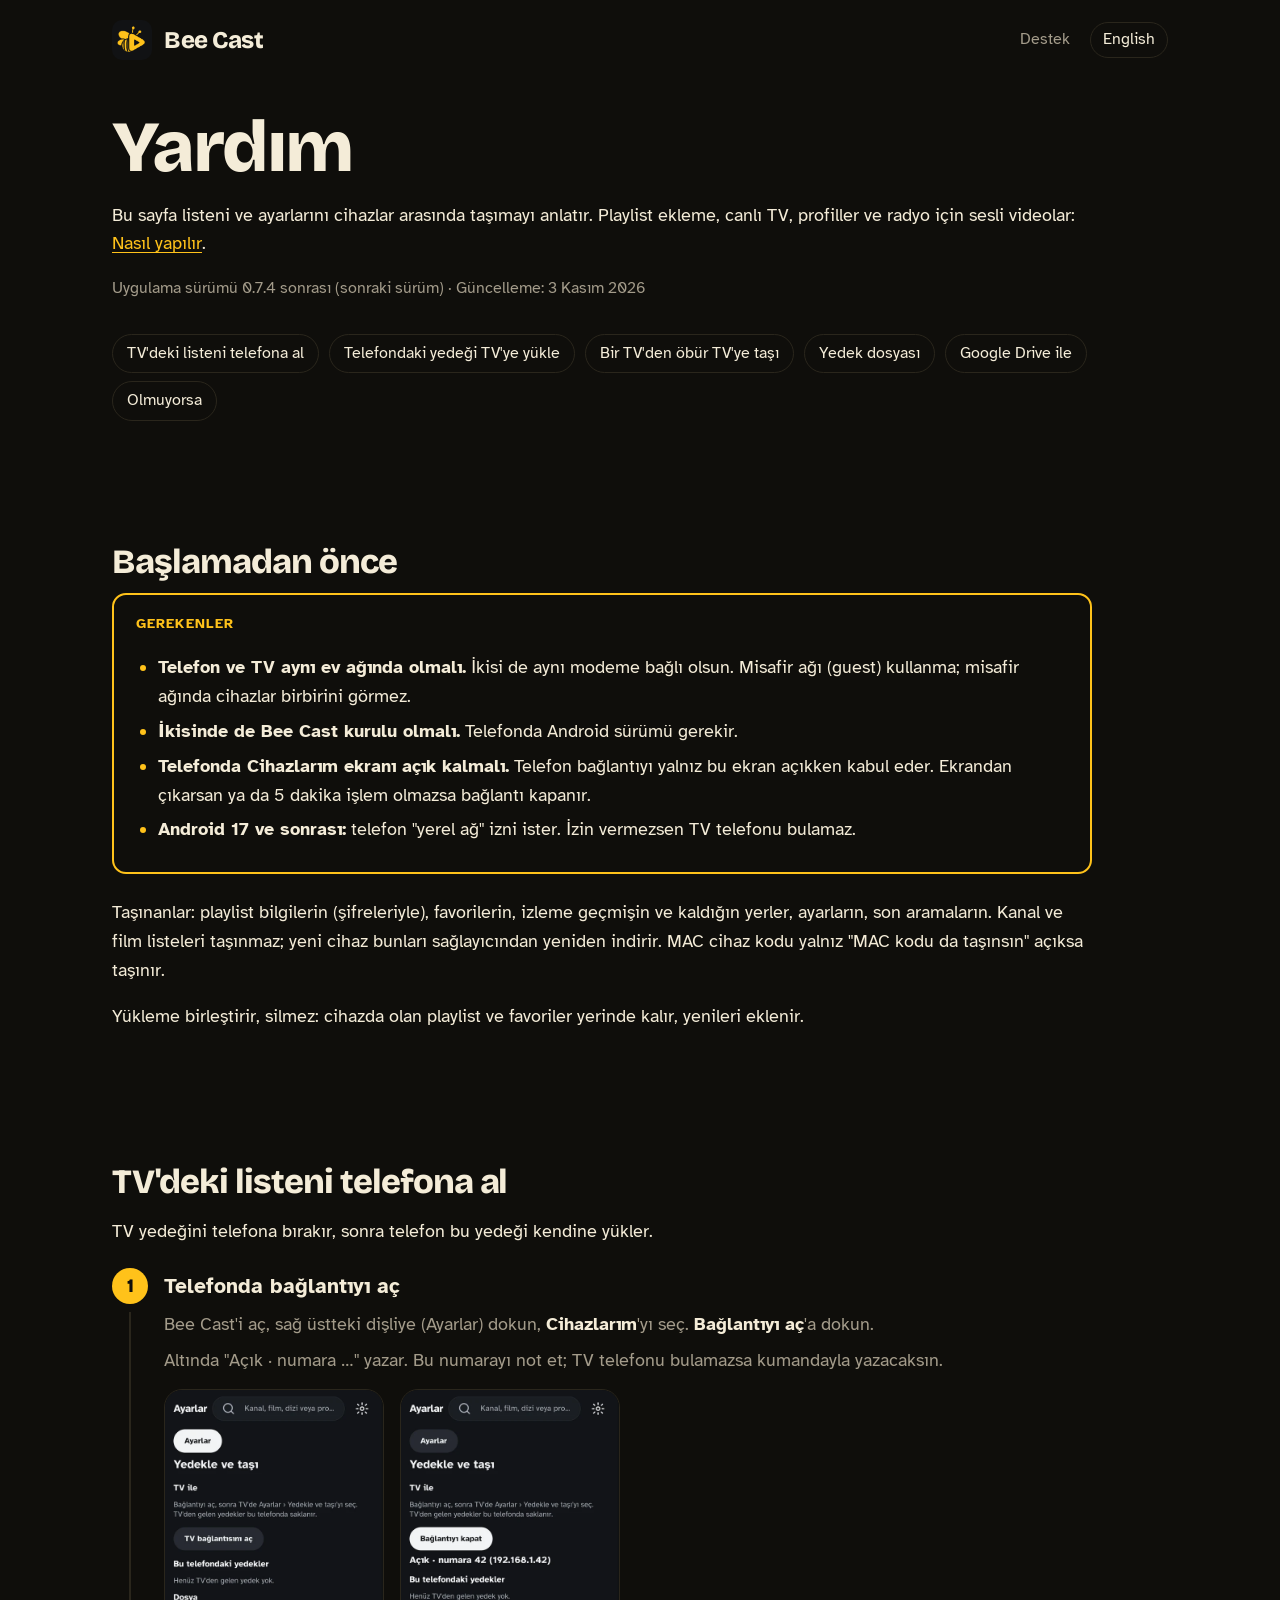
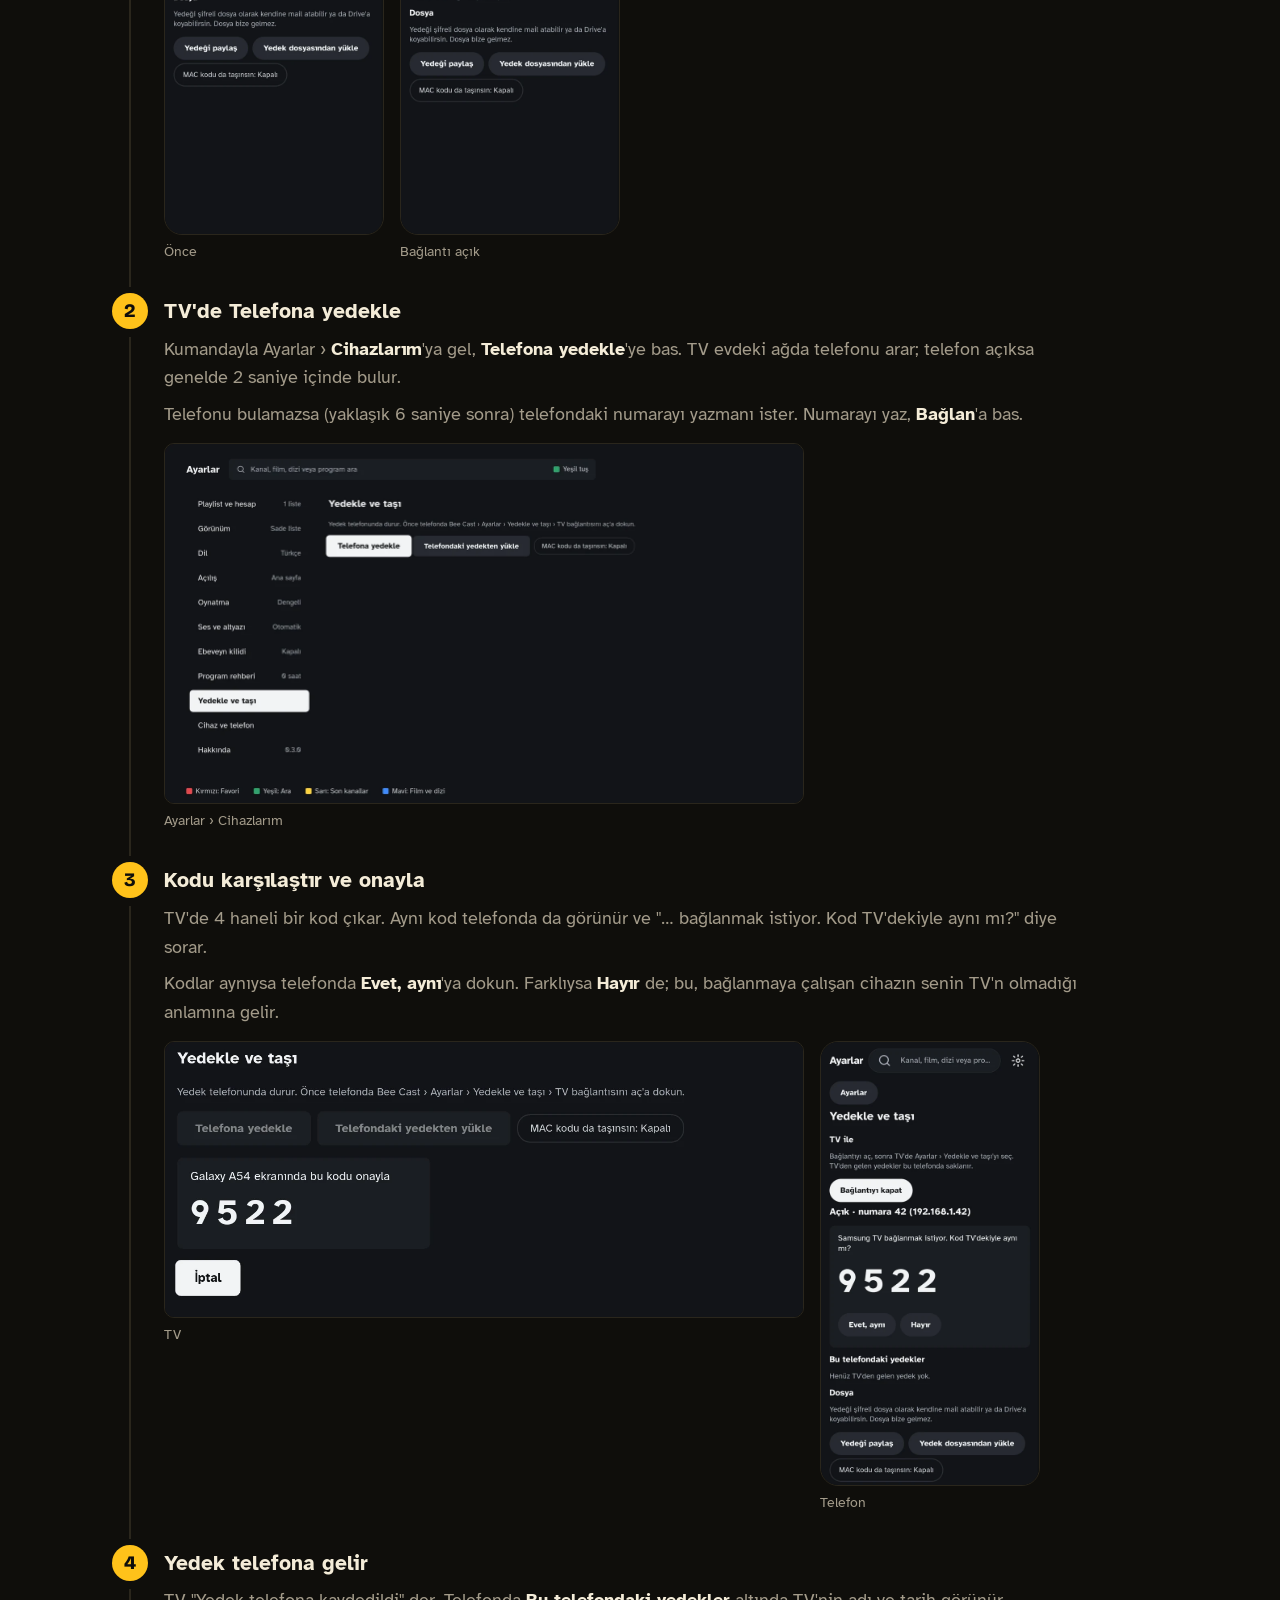
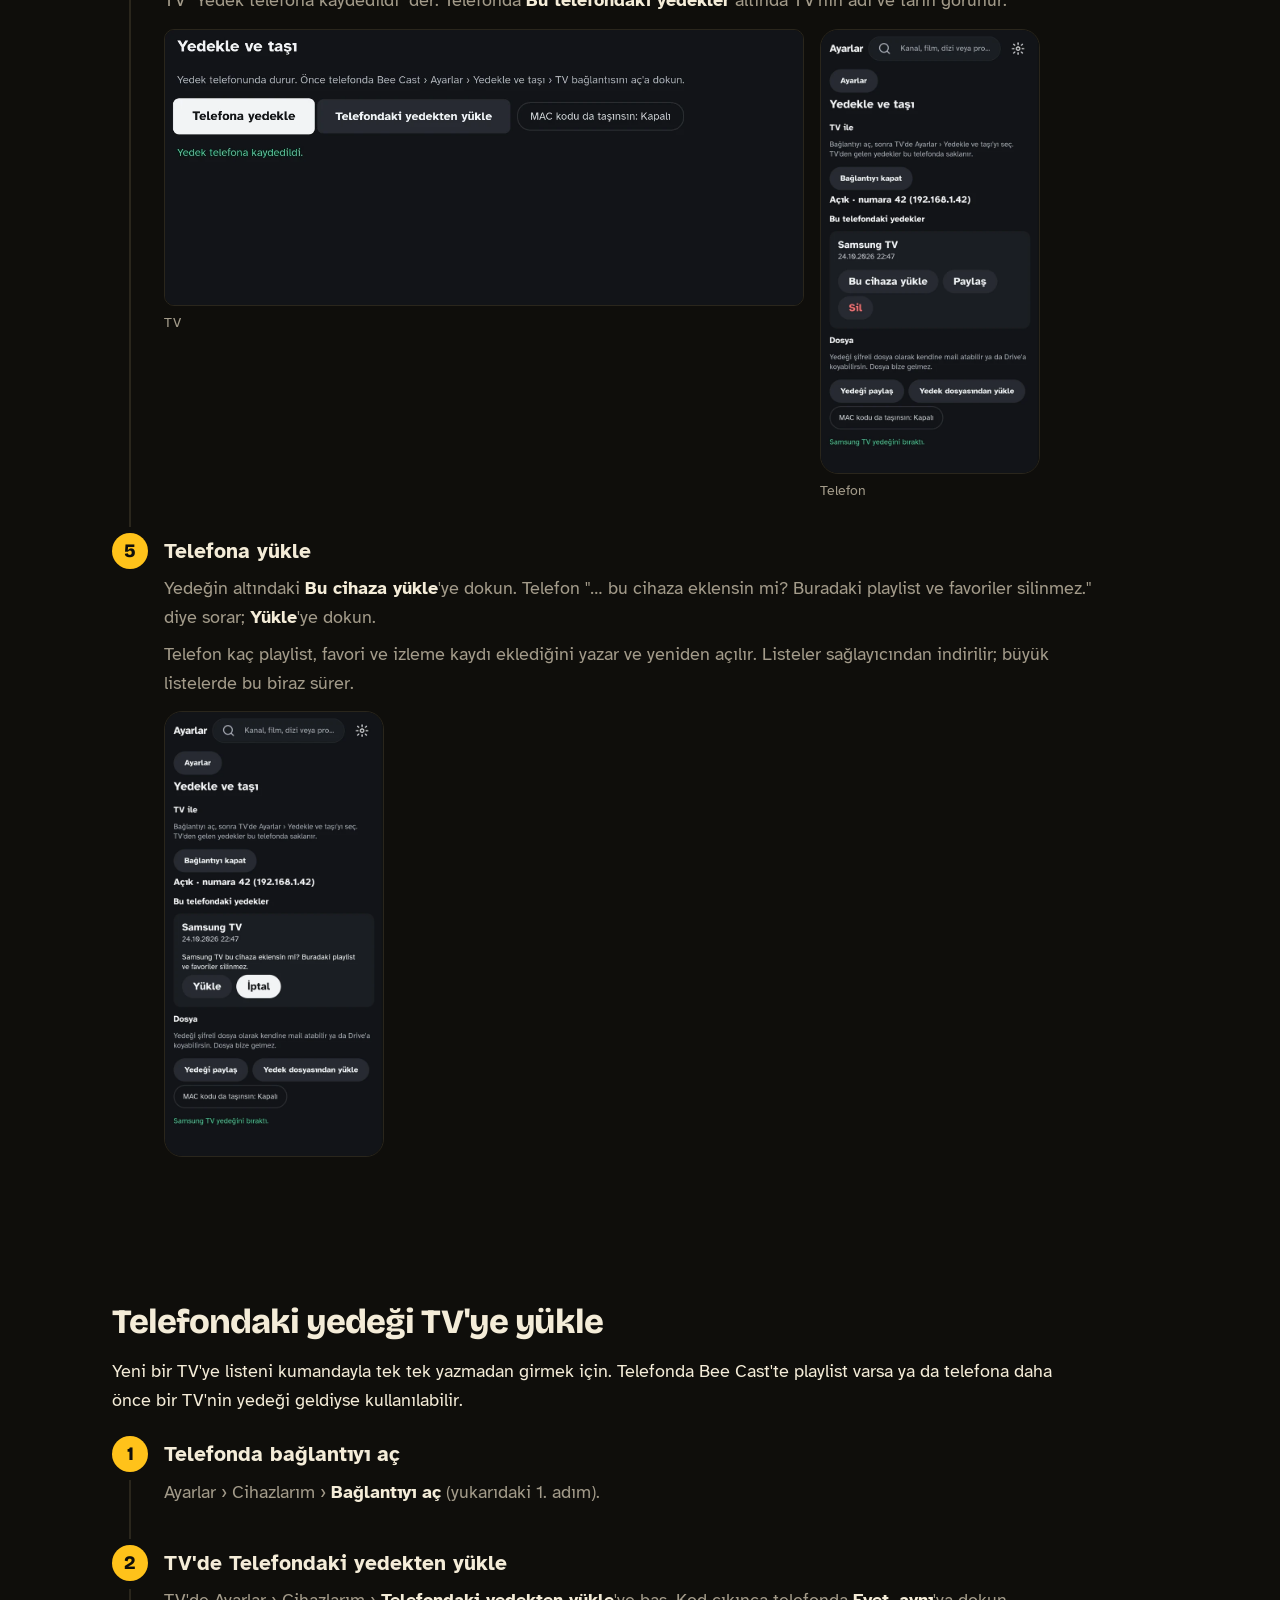
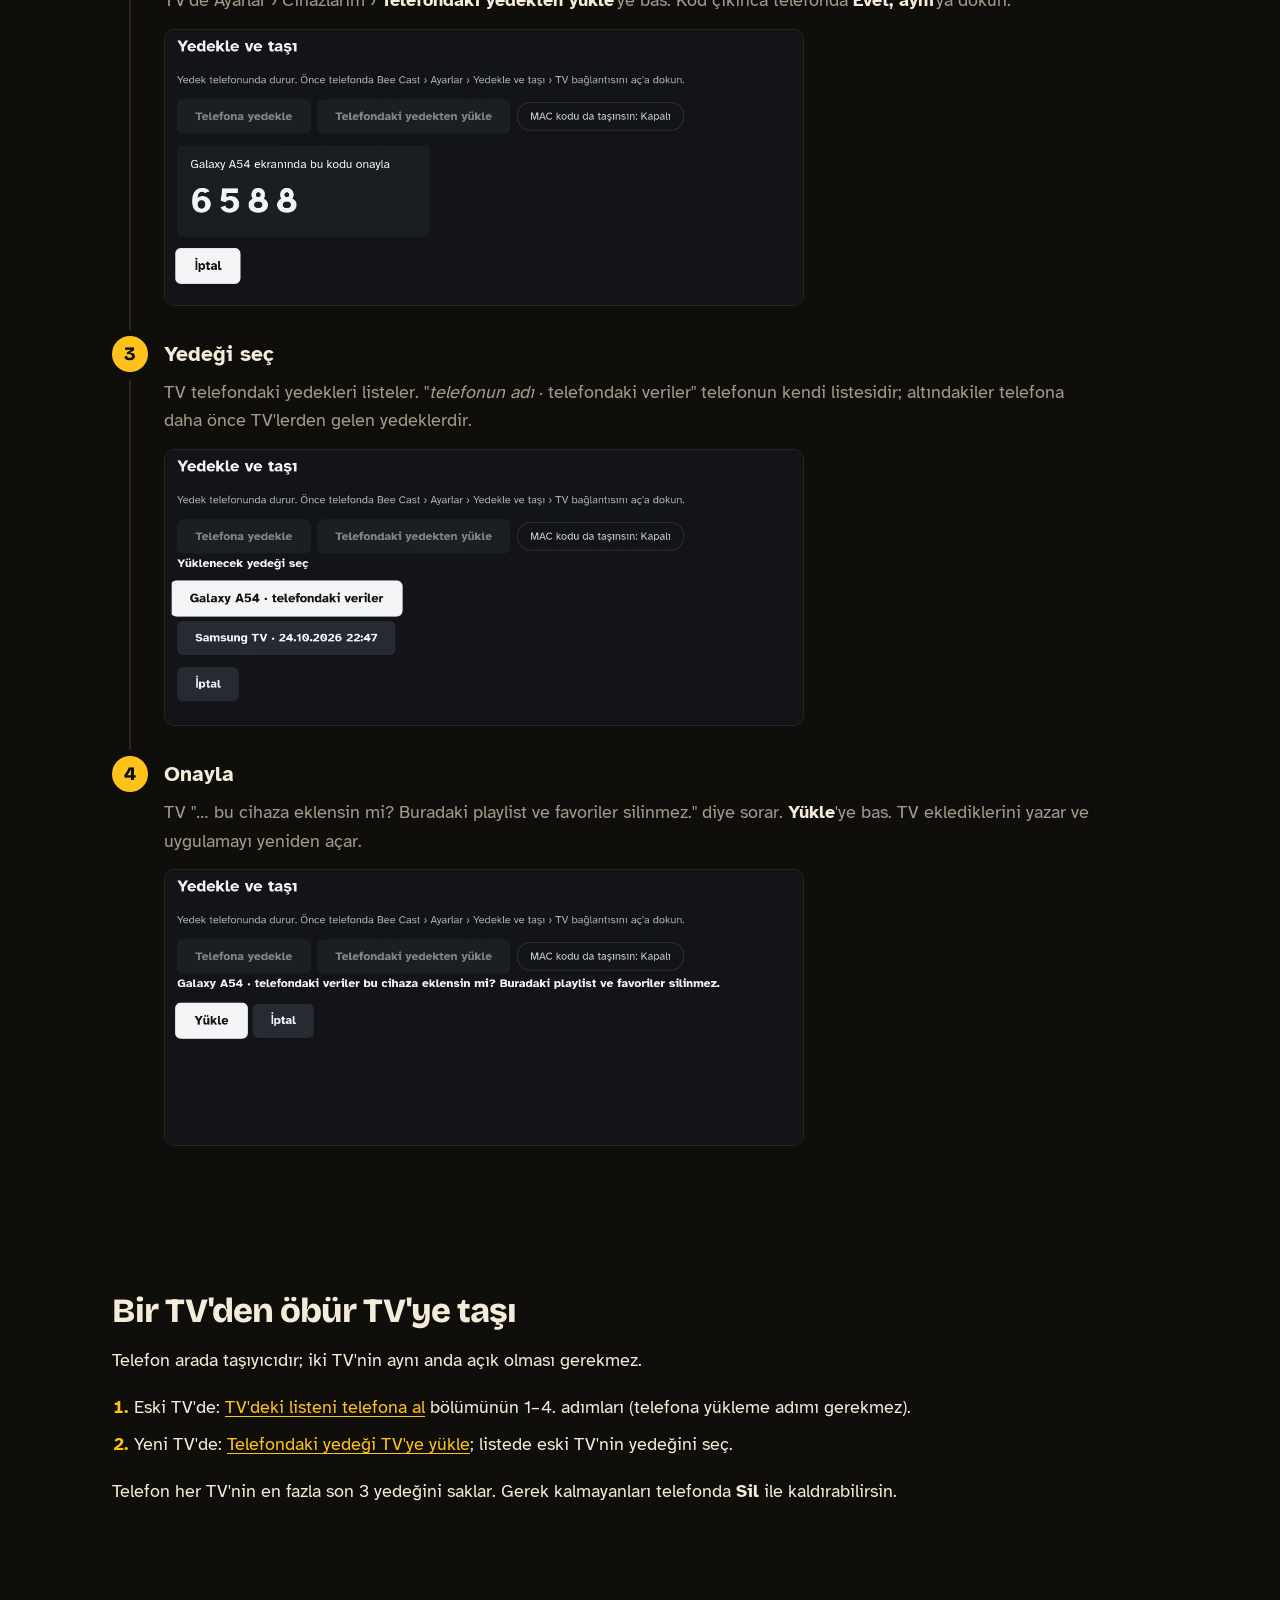
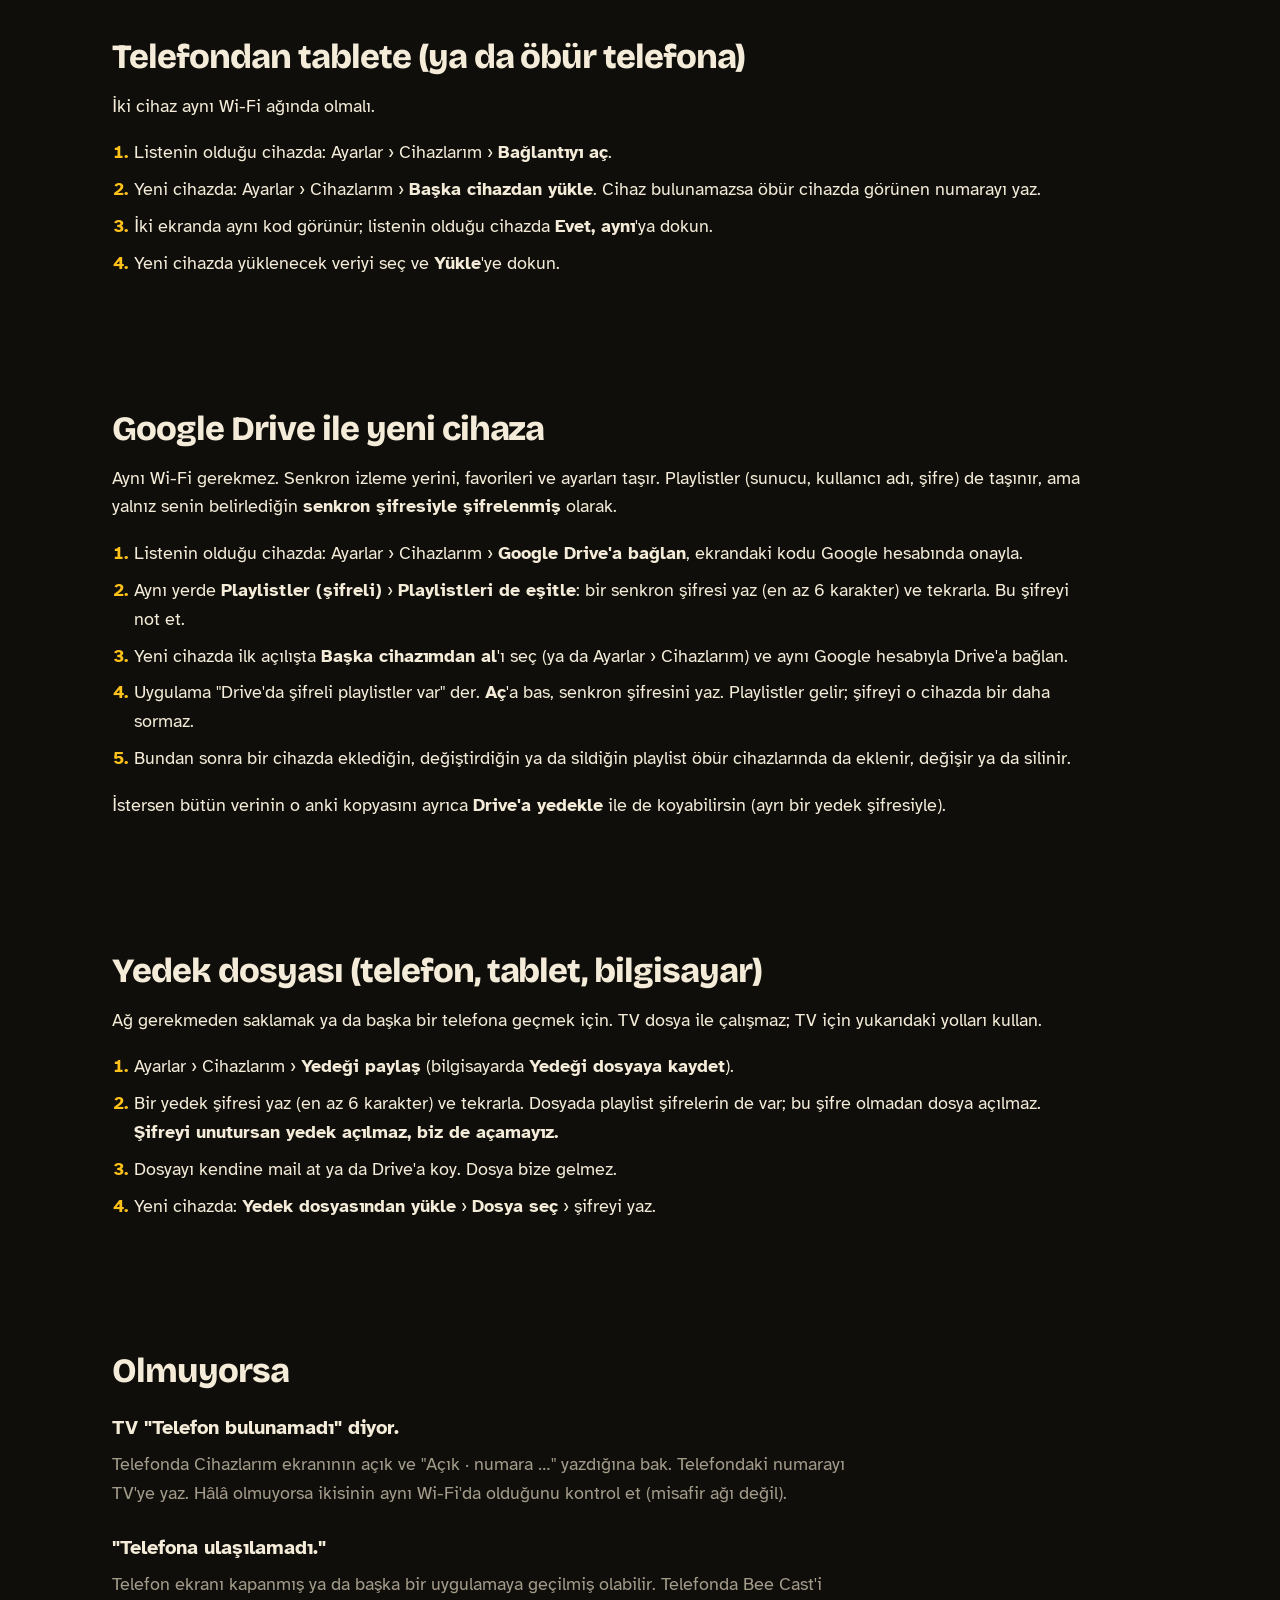
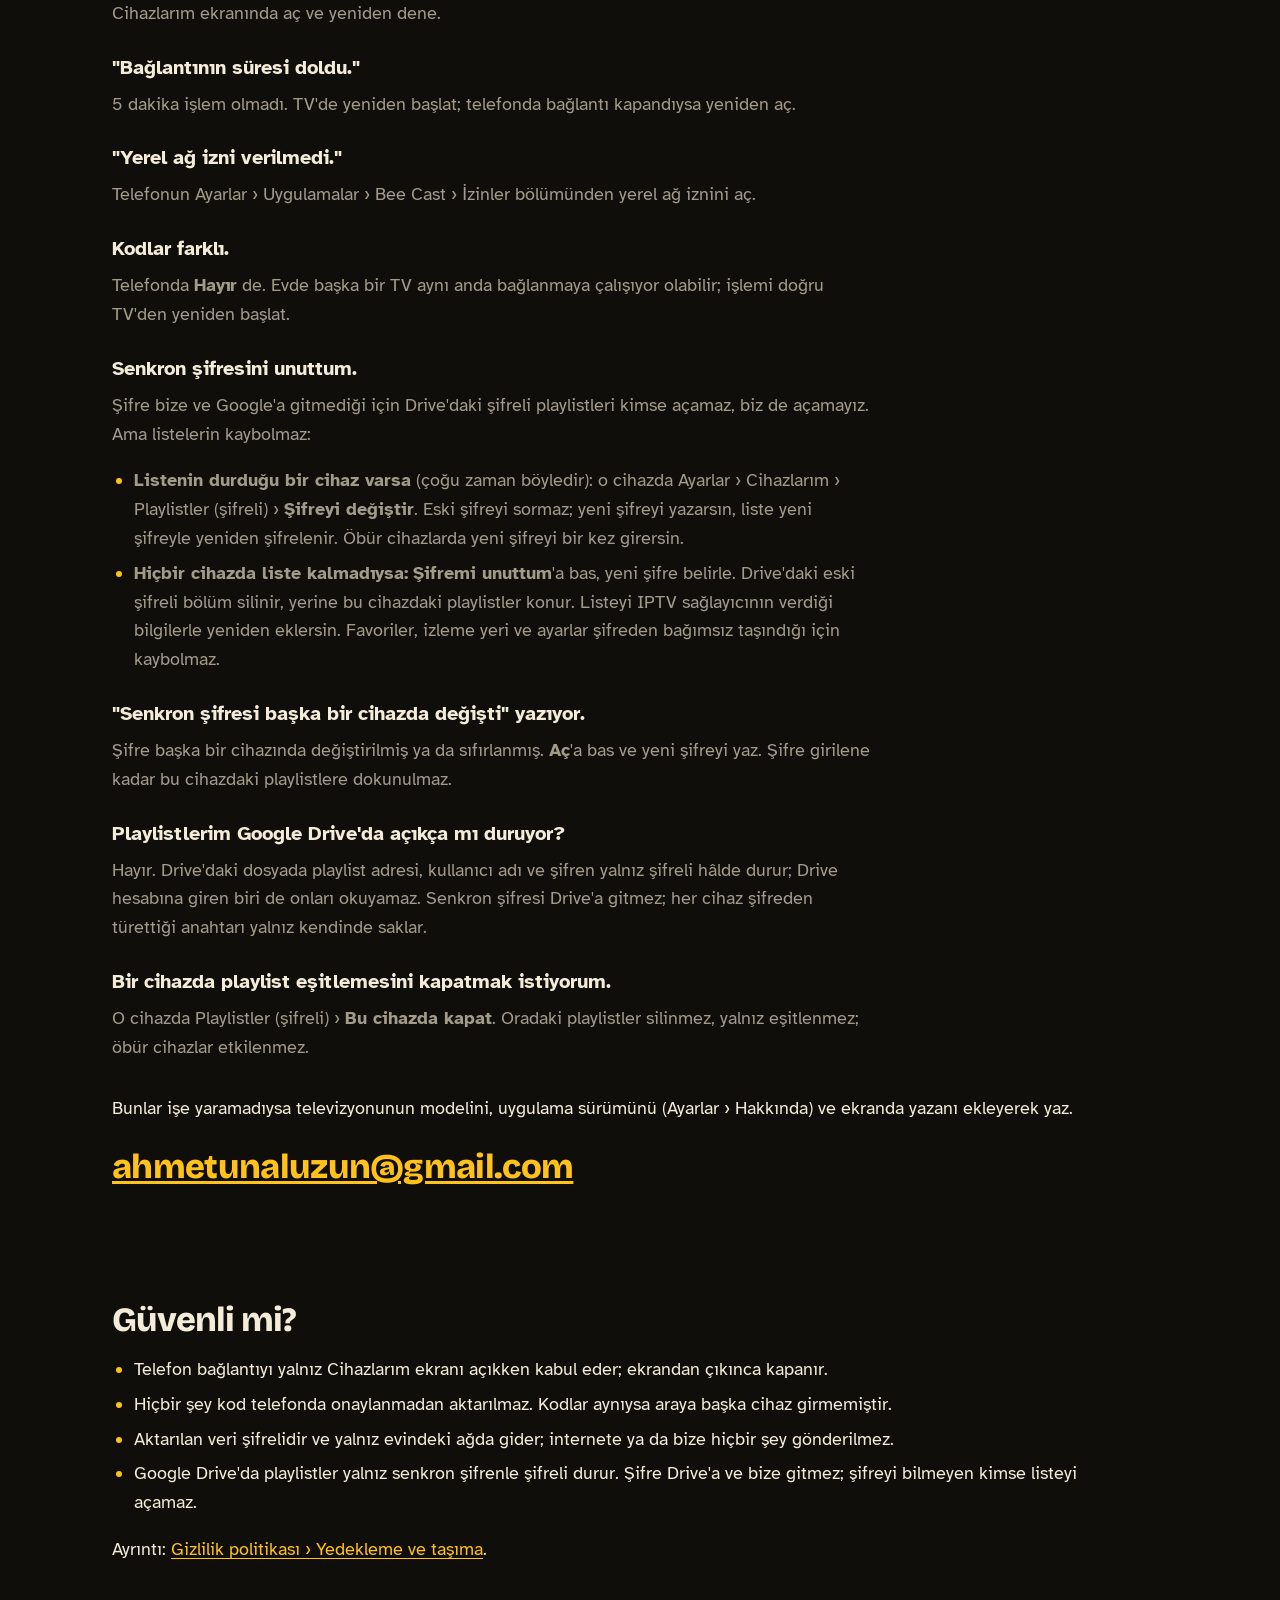
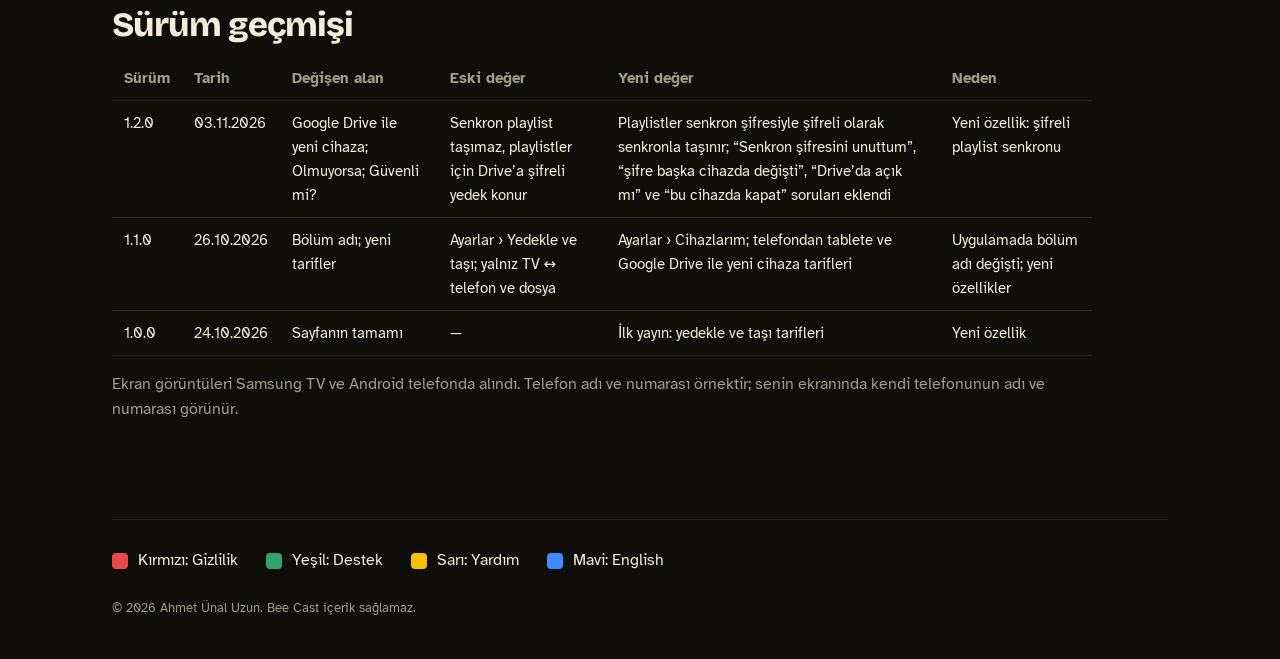
<file: yardim.html>
<!doctype html>
<html lang="tr">
<head>
  <meta charset="utf-8">
  <meta name="viewport" content="width=device-width, initial-scale=1">
  <title>Yardım — Bee Cast</title>
  <meta name="description" content="Bee Cast'te playlist'ini, favorilerini ve ayarlarını televizyon ile telefon arasında taşıma, yedek dosyası oluşturma.">
  <link rel="icon" href="assets/img/simge-64.png" type="image/png">
  <link rel="alternate" hreflang="en" href="en/help.html">
  <link rel="stylesheet" href="assets/site.css">
</head>
<body>
  <a class="skip" href="#icerik">İçeriğe geç</a>
  <div class="wrap">
    <header class="top">
      <a class="brand" href="./" aria-label="Bee Cast ana sayfa"><img src="assets/img/isaret-64.png" alt="" width="40" height="40"><span>Bee Cast</span></a>
      <nav aria-label="Site">
        <a class="opt" href="./#destek">Destek</a>
        <a class="lang" href="en/help.html" lang="en" hreflang="en">English</a>
      </nav>
    </header>

    <main id="icerik" class="doc doc--wide">
      <h1>Yardım</h1>
      <p>Bu sayfa listeni ve ayarlarını cihazlar arasında taşımayı anlatır. Playlist ekleme, canlı TV, profiller ve radyo için sesli videolar: <a href="nasil-yapilir.html">Nasıl yapılır</a>.</p>
      <p class="meta">Uygulama sürümü 0.7.4 sonrası (sonraki sürüm) · Güncelleme: 3 Kasım 2026</p>

      <nav class="toc" aria-label="Bu sayfada">
        <a href="#tv-telefon">TV'deki listeni telefona al</a>
        <a href="#telefon-tv">Telefondaki yedeği TV'ye yükle</a>
        <a href="#tv-tv">Bir TV'den öbür TV'ye taşı</a>
        <a href="#dosya">Yedek dosyası</a>
        <a href="#drive">Google Drive ile</a>
        <a href="#sorunlar">Olmuyorsa</a>
      </nav>

      <section id="once" aria-labelledby="h-once">
        <h2 id="h-once">Başlamadan önce</h2>
        <div class="need">
          <p class="need__title">Gerekenler</p>
          <ul>
            <li><b>Telefon ve TV aynı ev ağında olmalı.</b> İkisi de aynı modeme bağlı olsun. Misafir ağı (guest) kullanma; misafir ağında cihazlar birbirini görmez.</li>
            <li><b>İkisinde de Bee Cast kurulu olmalı.</b> Telefonda Android sürümü gerekir.</li>
            <li><b>Telefonda Cihazlarım ekranı açık kalmalı.</b> Telefon bağlantıyı yalnız bu ekran açıkken kabul eder. Ekrandan çıkarsan ya da 5 dakika işlem olmazsa bağlantı kapanır.</li>
            <li><b>Android 17 ve sonrası:</b> telefon "yerel ağ" izni ister. İzin vermezsen TV telefonu bulamaz.</li>
          </ul>
        </div>
        <p>Taşınanlar: playlist bilgilerin (şifreleriyle), favorilerin, izleme geçmişin ve kaldığın yerler, ayarların, son aramaların. Kanal ve film listeleri taşınmaz; yeni cihaz bunları sağlayıcından yeniden indirir. MAC cihaz kodu yalnız "MAC kodu da taşınsın" açıksa taşınır.</p>
        <p>Yükleme birleştirir, silmez: cihazda olan playlist ve favoriler yerinde kalır, yenileri eklenir.</p>
      </section>

      <section id="tv-telefon" aria-labelledby="h-tvt">
        <h2 id="h-tvt">TV'deki listeni telefona al</h2>
        <p>TV yedeğini telefona bırakır, sonra telefon bu yedeği kendine yükler.</p>

        <ol class="steps">
          <li>
            <div class="steps__text">
              <h3>Telefonda bağlantıyı aç</h3>
              <p>Bee Cast'i aç, sağ üstteki dişliye (Ayarlar) dokun, <b>Cihazlarım</b>'yı seç. <b>Bağlantıyı aç</b>'a dokun.</p>
              <p>Altında "Açık · numara …" yazar. Bu numarayı not et; TV telefonu bulamazsa kumandayla yazacaksın.</p>
            </div>
            <div class="shots">
              <figure class="shot shot--phone"><img src="assets/img/yardim/telefon-1-yedekle-ve-tasi.webp" width="540" height="1098" alt="Telefonda Ayarlar, Cihazlarım ekranı. Bağlantıyı aç düğmesi görünüyor." loading="lazy"><figcaption>Önce</figcaption></figure>
              <figure class="shot shot--phone"><img src="assets/img/yardim/telefon-2-baglanti-acik.webp" width="540" height="1098" alt="Bağlantı açık: Açık, numara 42 yazıyor." loading="lazy"><figcaption>Bağlantı açık</figcaption></figure>
            </div>
          </li>
          <li>
            <div class="steps__text">
              <h3>TV'de Telefona yedekle</h3>
              <p>Kumandayla Ayarlar › <b>Cihazlarım</b>'ya gel, <b>Telefona yedekle</b>'ye bas. TV evdeki ağda telefonu arar; telefon açıksa genelde 2 saniye içinde bulur.</p>
              <p>Telefonu bulamazsa (yaklaşık 6 saniye sonra) telefondaki numarayı yazmanı ister. Numarayı yaz, <b>Bağlan</b>'a bas.</p>
            </div>
            <div class="shots">
              <figure class="shot"><img src="assets/img/yardim/tv-1-yedekle-ve-tasi.webp" width="1280" height="720" alt="TV'de Ayarlar, Cihazlarım: Telefona yedekle düğmesi seçili." loading="lazy"><figcaption>Ayarlar › Cihazlarım</figcaption></figure>
            </div>
          </li>
          <li>
            <div class="steps__text">
              <h3>Kodu karşılaştır ve onayla</h3>
              <p>TV'de 4 haneli bir kod çıkar. Aynı kod telefonda da görünür ve "… bağlanmak istiyor. Kod TV'dekiyle aynı mı?" diye sorar.</p>
              <p>Kodlar aynıysa telefonda <b>Evet, aynı</b>'ya dokun. Farklıysa <b>Hayır</b> de; bu, bağlanmaya çalışan cihazın senin TV'n olmadığı anlamına gelir.</p>
            </div>
            <div class="shots">
              <figure class="shot"><img src="assets/img/yardim/tv-3-kod.webp" width="1160" height="500" alt="TV: Galaxy A54 ekranında bu kodu onayla, altında 4 haneli kod." loading="lazy"><figcaption>TV</figcaption></figure>
              <figure class="shot shot--phone"><img src="assets/img/yardim/telefon-3-kod-onay.webp" width="540" height="1098" alt="Telefon: Samsung TV bağlanmak istiyor, aynı 4 haneli kod, Evet aynı ve Hayır düğmeleri." loading="lazy"><figcaption>Telefon</figcaption></figure>
            </div>
          </li>
          <li>
            <div class="steps__text">
              <h3>Yedek telefona gelir</h3>
              <p>TV "Yedek telefona kaydedildi" der. Telefonda <b>Bu telefondaki yedekler</b> altında TV'nin adı ve tarih görünür.</p>
            </div>
            <div class="shots">
              <figure class="shot"><img src="assets/img/yardim/tv-4-kaydedildi.webp" width="1160" height="500" alt="TV: Yedek telefona kaydedildi." loading="lazy"><figcaption>TV</figcaption></figure>
              <figure class="shot shot--phone"><img src="assets/img/yardim/telefon-4-yedek-geldi.webp" width="540" height="1098" alt="Telefon: Bu telefondaki yedekler altında Samsung TV yedeği; Bu cihaza yükle, Paylaş, Sil düğmeleri." loading="lazy"><figcaption>Telefon</figcaption></figure>
            </div>
          </li>
          <li>
            <div class="steps__text">
              <h3>Telefona yükle</h3>
              <p>Yedeğin altındaki <b>Bu cihaza yükle</b>'ye dokun. Telefon "… bu cihaza eklensin mi? Buradaki playlist ve favoriler silinmez." diye sorar; <b>Yükle</b>'ye dokun.</p>
              <p>Telefon kaç playlist, favori ve izleme kaydı eklediğini yazar ve yeniden açılır. Listeler sağlayıcından indirilir; büyük listelerde bu biraz sürer.</p>
            </div>
            <div class="shots">
              <figure class="shot shot--phone"><img src="assets/img/yardim/telefon-5-yukle-onay.webp" width="540" height="1098" alt="Telefon: Samsung TV bu cihaza eklensin mi sorusu, Yükle ve İptal düğmeleri." loading="lazy"></figure>
            </div>
          </li>
        </ol>
      </section>

      <section id="telefon-tv" aria-labelledby="h-ttv">
        <h2 id="h-ttv">Telefondaki yedeği TV'ye yükle</h2>
        <p>Yeni bir TV'ye listeni kumandayla tek tek yazmadan girmek için. Telefonda Bee Cast'te playlist varsa ya da telefona daha önce bir TV'nin yedeği geldiyse kullanılabilir.</p>
        <ol class="steps">
          <li>
            <div class="steps__text">
              <h3>Telefonda bağlantıyı aç</h3>
              <p>Ayarlar › Cihazlarım › <b>Bağlantıyı aç</b> (yukarıdaki 1. adım).</p>
            </div>
          </li>
          <li>
            <div class="steps__text">
              <h3>TV'de Telefondaki yedekten yükle</h3>
              <p>TV'de Ayarlar › Cihazlarım › <b>Telefondaki yedekten yükle</b>'ye bas. Kod çıkınca telefonda <b>Evet, aynı</b>'ya dokun.</p>
            </div>
            <div class="shots">
              <figure class="shot"><img src="assets/img/yardim/tv-5-yukle-kod.webp" width="1160" height="500" alt="TV: Galaxy A54 ekranında bu kodu onayla." loading="lazy"></figure>
            </div>
          </li>
          <li>
            <div class="steps__text">
              <h3>Yedeği seç</h3>
              <p>TV telefondaki yedekleri listeler. "<i>telefonun adı</i> · telefondaki veriler" telefonun kendi listesidir; altındakiler telefona daha önce TV'lerden gelen yedeklerdir.</p>
            </div>
            <div class="shots">
              <figure class="shot"><img src="assets/img/yardim/tv-6-yedek-sec.webp" width="1160" height="500" alt="TV: Yüklenecek yedeği seç. Galaxy A54 telefondaki veriler ve Samsung TV yedeği." loading="lazy"></figure>
            </div>
          </li>
          <li>
            <div class="steps__text">
              <h3>Onayla</h3>
              <p>TV "… bu cihaza eklensin mi? Buradaki playlist ve favoriler silinmez." diye sorar. <b>Yükle</b>'ye bas. TV eklediklerini yazar ve uygulamayı yeniden açar.</p>
            </div>
            <div class="shots">
              <figure class="shot"><img src="assets/img/yardim/tv-7-yukle-onay.webp" width="1160" height="500" alt="TV: bu cihaza eklensin mi sorusu, Yükle ve İptal düğmeleri." loading="lazy"></figure>
            </div>
          </li>
        </ol>
      </section>

      <section id="tv-tv" aria-labelledby="h-tvtv">
        <h2 id="h-tvtv">Bir TV'den öbür TV'ye taşı</h2>
        <p>Telefon arada taşıyıcıdır; iki TV'nin aynı anda açık olması gerekmez.</p>
        <ol class="plain">
          <li>Eski TV'de: <a href="#tv-telefon">TV'deki listeni telefona al</a> bölümünün 1–4. adımları (telefona yükleme adımı gerekmez).</li>
          <li>Yeni TV'de: <a href="#telefon-tv">Telefondaki yedeği TV'ye yükle</a>; listede eski TV'nin yedeğini seç.</li>
        </ol>
        <p>Telefon her TV'nin en fazla son 3 yedeğini saklar. Gerek kalmayanları telefonda <b>Sil</b> ile kaldırabilirsin.</p>
      </section>

      <section id="telefon-tablet" aria-labelledby="h-tt">
        <h2 id="h-tt">Telefondan tablete (ya da öbür telefona)</h2>
        <p>İki cihaz aynı Wi-Fi ağında olmalı.</p>
        <ol class="plain">
          <li>Listenin olduğu cihazda: Ayarlar › Cihazlarım › <b>Bağlantıyı aç</b>.</li>
          <li>Yeni cihazda: Ayarlar › Cihazlarım › <b>Başka cihazdan yükle</b>. Cihaz bulunamazsa öbür cihazda görünen numarayı yaz.</li>
          <li>İki ekranda aynı kod görünür; listenin olduğu cihazda <b>Evet, aynı</b>'ya dokun.</li>
          <li>Yeni cihazda yüklenecek veriyi seç ve <b>Yükle</b>'ye dokun.</li>
        </ol>
      </section>

      <section id="drive" aria-labelledby="h-dr">
        <h2 id="h-dr">Google Drive ile yeni cihaza</h2>
        <p>Aynı Wi-Fi gerekmez. Senkron izleme yerini, favorileri ve ayarları taşır. Playlistler (sunucu, kullanıcı adı, şifre) de taşınır, ama yalnız senin belirlediğin <b>senkron şifresiyle şifrelenmiş</b> olarak.</p>
        <ol class="plain">
          <li>Listenin olduğu cihazda: Ayarlar › Cihazlarım › <b>Google Drive'a bağlan</b>, ekrandaki kodu Google hesabında onayla.</li>
          <li>Aynı yerde <b>Playlistler (şifreli)</b> › <b>Playlistleri de eşitle</b>: bir senkron şifresi yaz (en az 6 karakter) ve tekrarla. Bu şifreyi not et.</li>
          <li>Yeni cihazda ilk açılışta <b>Başka cihazımdan al</b>'ı seç (ya da Ayarlar › Cihazlarım) ve aynı Google hesabıyla Drive'a bağlan.</li>
          <li>Uygulama "Drive'da şifreli playlistler var" der. <b>Aç</b>'a bas, senkron şifresini yaz. Playlistler gelir; şifreyi o cihazda bir daha sormaz.</li>
          <li>Bundan sonra bir cihazda eklediğin, değiştirdiğin ya da sildiğin playlist öbür cihazlarında da eklenir, değişir ya da silinir.</li>
        </ol>
        <p>İstersen bütün verinin o anki kopyasını ayrıca <b>Drive'a yedekle</b> ile de koyabilirsin (ayrı bir yedek şifresiyle).</p>
      </section>

      <section id="dosya" aria-labelledby="h-do">
        <h2 id="h-do">Yedek dosyası (telefon, tablet, bilgisayar)</h2>
        <p>Ağ gerekmeden saklamak ya da başka bir telefona geçmek için. TV dosya ile çalışmaz; TV için yukarıdaki yolları kullan.</p>
        <ol class="plain">
          <li>Ayarlar › Cihazlarım › <b>Yedeği paylaş</b> (bilgisayarda <b>Yedeği dosyaya kaydet</b>).</li>
          <li>Bir yedek şifresi yaz (en az 6 karakter) ve tekrarla. Dosyada playlist şifrelerin de var; bu şifre olmadan dosya açılmaz. <b>Şifreyi unutursan yedek açılmaz, biz de açamayız.</b></li>
          <li>Dosyayı kendine mail at ya da Drive'a koy. Dosya bize gelmez.</li>
          <li>Yeni cihazda: <b>Yedek dosyasından yükle</b> › <b>Dosya seç</b> › şifreyi yaz.</li>
        </ol>
      </section>

      <section id="sorunlar" aria-labelledby="h-so">
        <h2 id="h-so">Olmuyorsa</h2>
        <dl class="faq">
          <dt>TV "Telefon bulunamadı" diyor.</dt>
          <dd>Telefonda Cihazlarım ekranının açık ve "Açık · numara …" yazdığına bak. Telefondaki numarayı TV'ye yaz. Hâlâ olmuyorsa ikisinin aynı Wi-Fi'da olduğunu kontrol et (misafir ağı değil).</dd>
          <dt>"Telefona ulaşılamadı."</dt>
          <dd>Telefon ekranı kapanmış ya da başka bir uygulamaya geçilmiş olabilir. Telefonda Bee Cast'i Cihazlarım ekranında aç ve yeniden dene.</dd>
          <dt>"Bağlantının süresi doldu."</dt>
          <dd>5 dakika işlem olmadı. TV'de yeniden başlat; telefonda bağlantı kapandıysa yeniden aç.</dd>
          <dt>"Yerel ağ izni verilmedi."</dt>
          <dd>Telefonun Ayarlar › Uygulamalar › Bee Cast › İzinler bölümünden yerel ağ iznini aç.</dd>
          <dt>Kodlar farklı.</dt>
          <dd>Telefonda <b>Hayır</b> de. Evde başka bir TV aynı anda bağlanmaya çalışıyor olabilir; işlemi doğru TV'den yeniden başlat.</dd>
          <dt id="sifre-unuttum">Senkron şifresini unuttum.</dt>
          <dd>Şifre bize ve Google'a gitmediği için Drive'daki şifreli playlistleri kimse açamaz, biz de açamayız. Ama listelerin kaybolmaz:
            <ul>
              <li><b>Listenin durduğu bir cihaz varsa</b> (çoğu zaman böyledir): o cihazda Ayarlar › Cihazlarım › Playlistler (şifreli) › <b>Şifreyi değiştir</b>. Eski şifreyi sormaz; yeni şifreyi yazarsın, liste yeni şifreyle yeniden şifrelenir. Öbür cihazlarda yeni şifreyi bir kez girersin.</li>
              <li><b>Hiçbir cihazda liste kalmadıysa:</b> <b>Şifremi unuttum</b>'a bas, yeni şifre belirle. Drive'daki eski şifreli bölüm silinir, yerine bu cihazdaki playlistler konur. Listeyi IPTV sağlayıcının verdiği bilgilerle yeniden eklersin. Favoriler, izleme yeri ve ayarlar şifreden bağımsız taşındığı için kaybolmaz.</li>
            </ul>
          </dd>
          <dt>"Senkron şifresi başka bir cihazda değişti" yazıyor.</dt>
          <dd>Şifre başka bir cihazında değiştirilmiş ya da sıfırlanmış. <b>Aç</b>'a bas ve yeni şifreyi yaz. Şifre girilene kadar bu cihazdaki playlistlere dokunulmaz.</dd>
          <dt>Playlistlerim Google Drive'da açıkça mı duruyor?</dt>
          <dd>Hayır. Drive'daki dosyada playlist adresi, kullanıcı adı ve şifren yalnız şifreli hâlde durur; Drive hesabına giren biri de onları okuyamaz. Senkron şifresi Drive'a gitmez; her cihaz şifreden türettiği anahtarı yalnız kendinde saklar.</dd>
          <dt>Bir cihazda playlist eşitlemesini kapatmak istiyorum.</dt>
          <dd>O cihazda Playlistler (şifreli) › <b>Bu cihazda kapat</b>. Oradaki playlistler silinmez, yalnız eşitlenmez; öbür cihazlar etkilenmez.</dd>
        </dl>
        <p style="margin-top:32px">Bunlar işe yaramadıysa televizyonunun modelini, uygulama sürümünü (Ayarlar › Hakkında) ve ekranda yazanı ekleyerek yaz.</p>
        <a class="mail" href="mailto:ahmetunaluzun@gmail.com?subject=Bee%20Cast%20yard%C4%B1m">ahmetunaluzun@gmail.com</a>
      </section>

      <section id="guvenlik" aria-labelledby="h-gu">
        <h2 id="h-gu">Güvenli mi?</h2>
        <ul>
          <li>Telefon bağlantıyı yalnız Cihazlarım ekranı açıkken kabul eder; ekrandan çıkınca kapanır.</li>
          <li>Hiçbir şey kod telefonda onaylanmadan aktarılmaz. Kodlar aynıysa araya başka cihaz girmemiştir.</li>
          <li>Aktarılan veri şifrelidir ve yalnız evindeki ağda gider; internete ya da bize hiçbir şey gönderilmez.</li>
          <li>Google Drive'da playlistler yalnız senkron şifrenle şifreli durur. Şifre Drive'a ve bize gitmez; şifreyi bilmeyen kimse listeyi açamaz.</li>
        </ul>
        <p>Ayrıntı: <a href="gizlilik.html#yedekleme">Gizlilik politikası › Yedekleme ve taşıma</a>.</p>
      </section>

      <h2 id="surum-gecmisi">Sürüm geçmişi</h2>
      <div class="table-wrap">
        <table>
          <thead><tr><th>Sürüm</th><th>Tarih</th><th>Değişen alan</th><th>Eski değer</th><th>Yeni değer</th><th>Neden</th></tr></thead>
          <tbody>
            <tr><td>1.2.0</td><td>03.11.2026</td><td>Google Drive ile yeni cihaza; Olmuyorsa; Güvenli mi?</td><td>Senkron playlist taşımaz, playlistler için Drive’a şifreli yedek konur</td><td>Playlistler senkron şifresiyle şifreli olarak senkronla taşınır; “Senkron şifresini unuttum”, “şifre başka cihazda değişti”, “Drive’da açık mı” ve “bu cihazda kapat” soruları eklendi</td><td>Yeni özellik: şifreli playlist senkronu</td></tr>
            <tr><td>1.1.0</td><td>26.10.2026</td><td>Bölüm adı; yeni tarifler</td><td>Ayarlar › Yedekle ve taşı; yalnız TV ↔ telefon ve dosya</td><td>Ayarlar › Cihazlarım; telefondan tablete ve Google Drive ile yeni cihaza tarifleri</td><td>Uygulamada bölüm adı değişti; yeni özellikler</td></tr>
            <tr><td>1.0.0</td><td>24.10.2026</td><td>Sayfanın tamamı</td><td>—</td><td>İlk yayın: yedekle ve taşı tarifleri</td><td>Yeni özellik</td></tr>
          </tbody>
        </table>
      </div>
      <p class="meta" style="margin-top:16px">Ekran görüntüleri Samsung TV ve Android telefonda alındı. Telefon adı ve numarası örnektir; senin ekranında kendi telefonunun adı ve numarası görünür.</p>
    </main>

    <footer class="foot">
      <ul class="keys" aria-label="Kısayollar">
        <li><a href="gizlilik.html"><i class="k-red" aria-hidden="true"></i>Kırmızı: Gizlilik</a></li>
        <li><a href="./#destek"><i class="k-green" aria-hidden="true"></i>Yeşil: Destek</a></li>
        <li><a href="#icerik"><i class="k-yellow" aria-hidden="true"></i>Sarı: Yardım</a></li>
        <li><a href="en/help.html" lang="en"><i class="k-blue" aria-hidden="true"></i>Mavi: English</a></li>
      </ul>
      <small>© 2026 Ahmet Ünal Uzun. Bee Cast içerik sağlamaz.</small>
    </footer>
  </div>
</body>
</html>
</file>
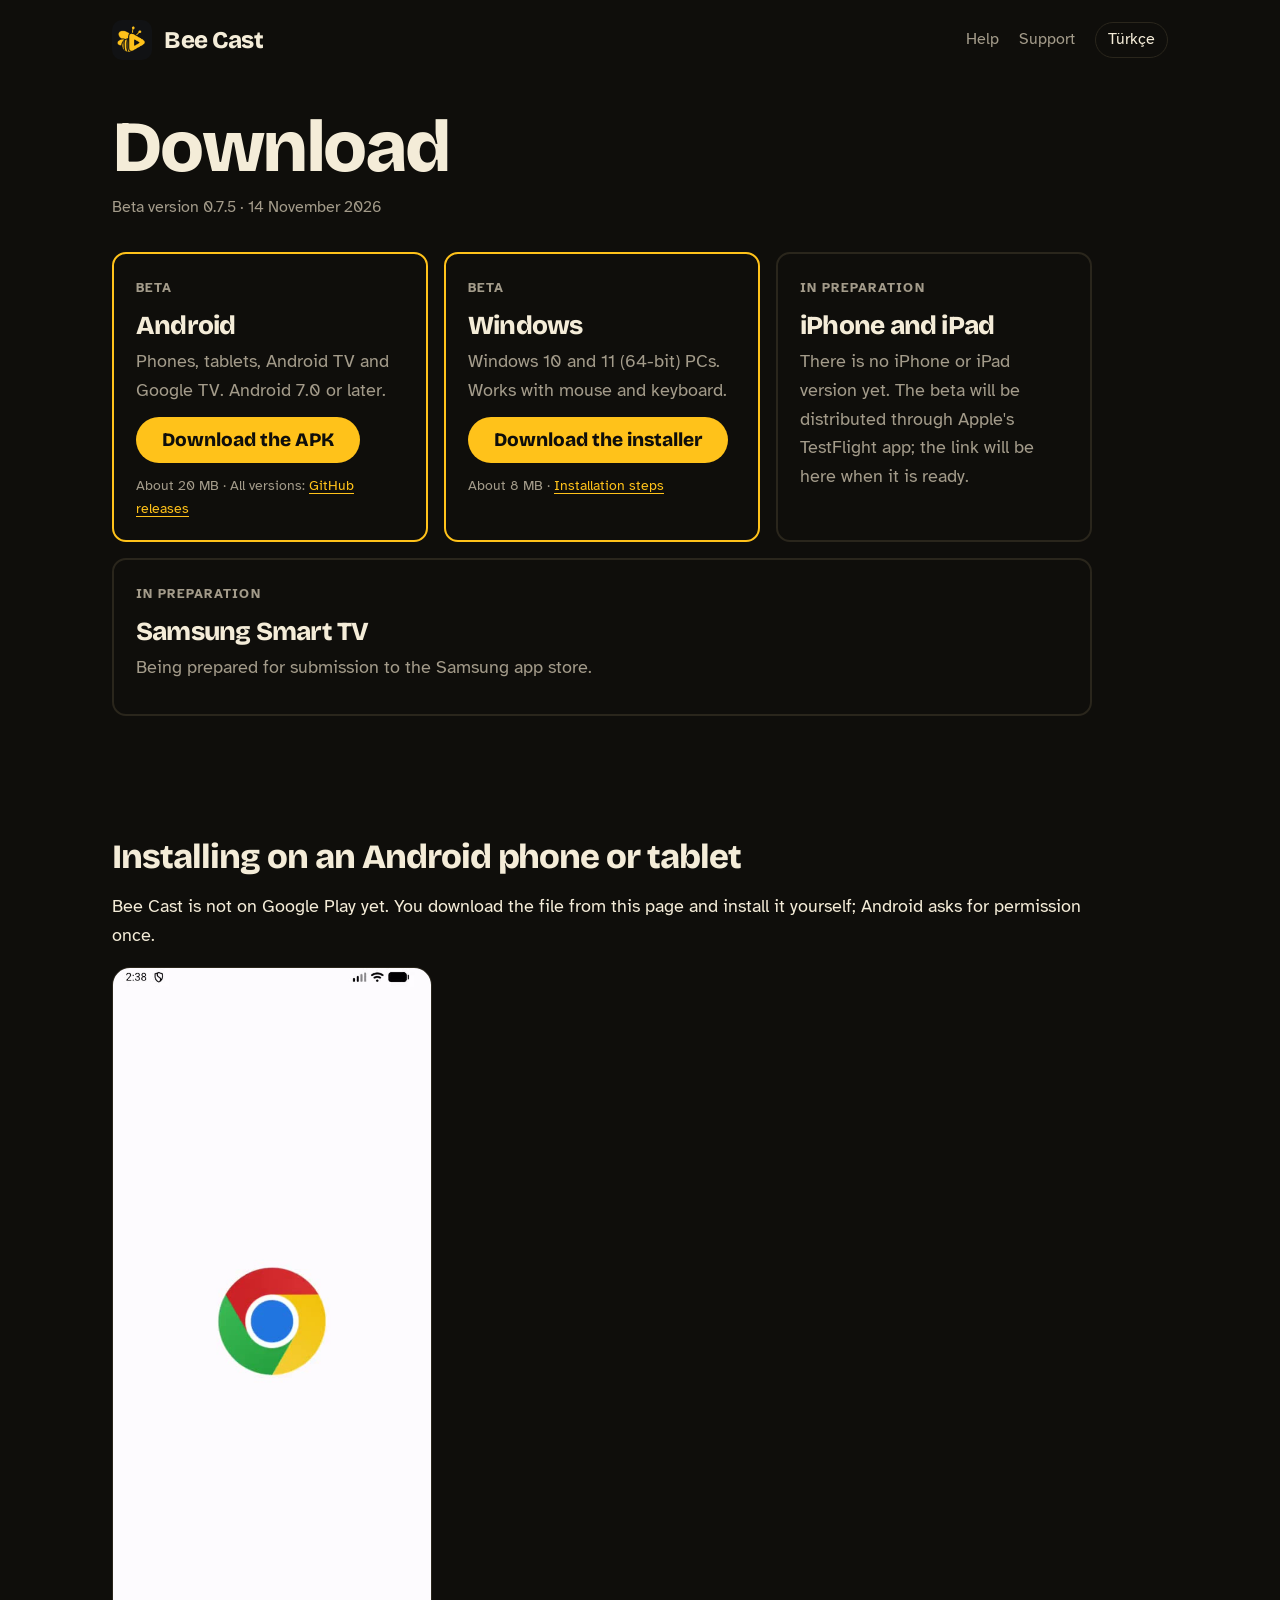
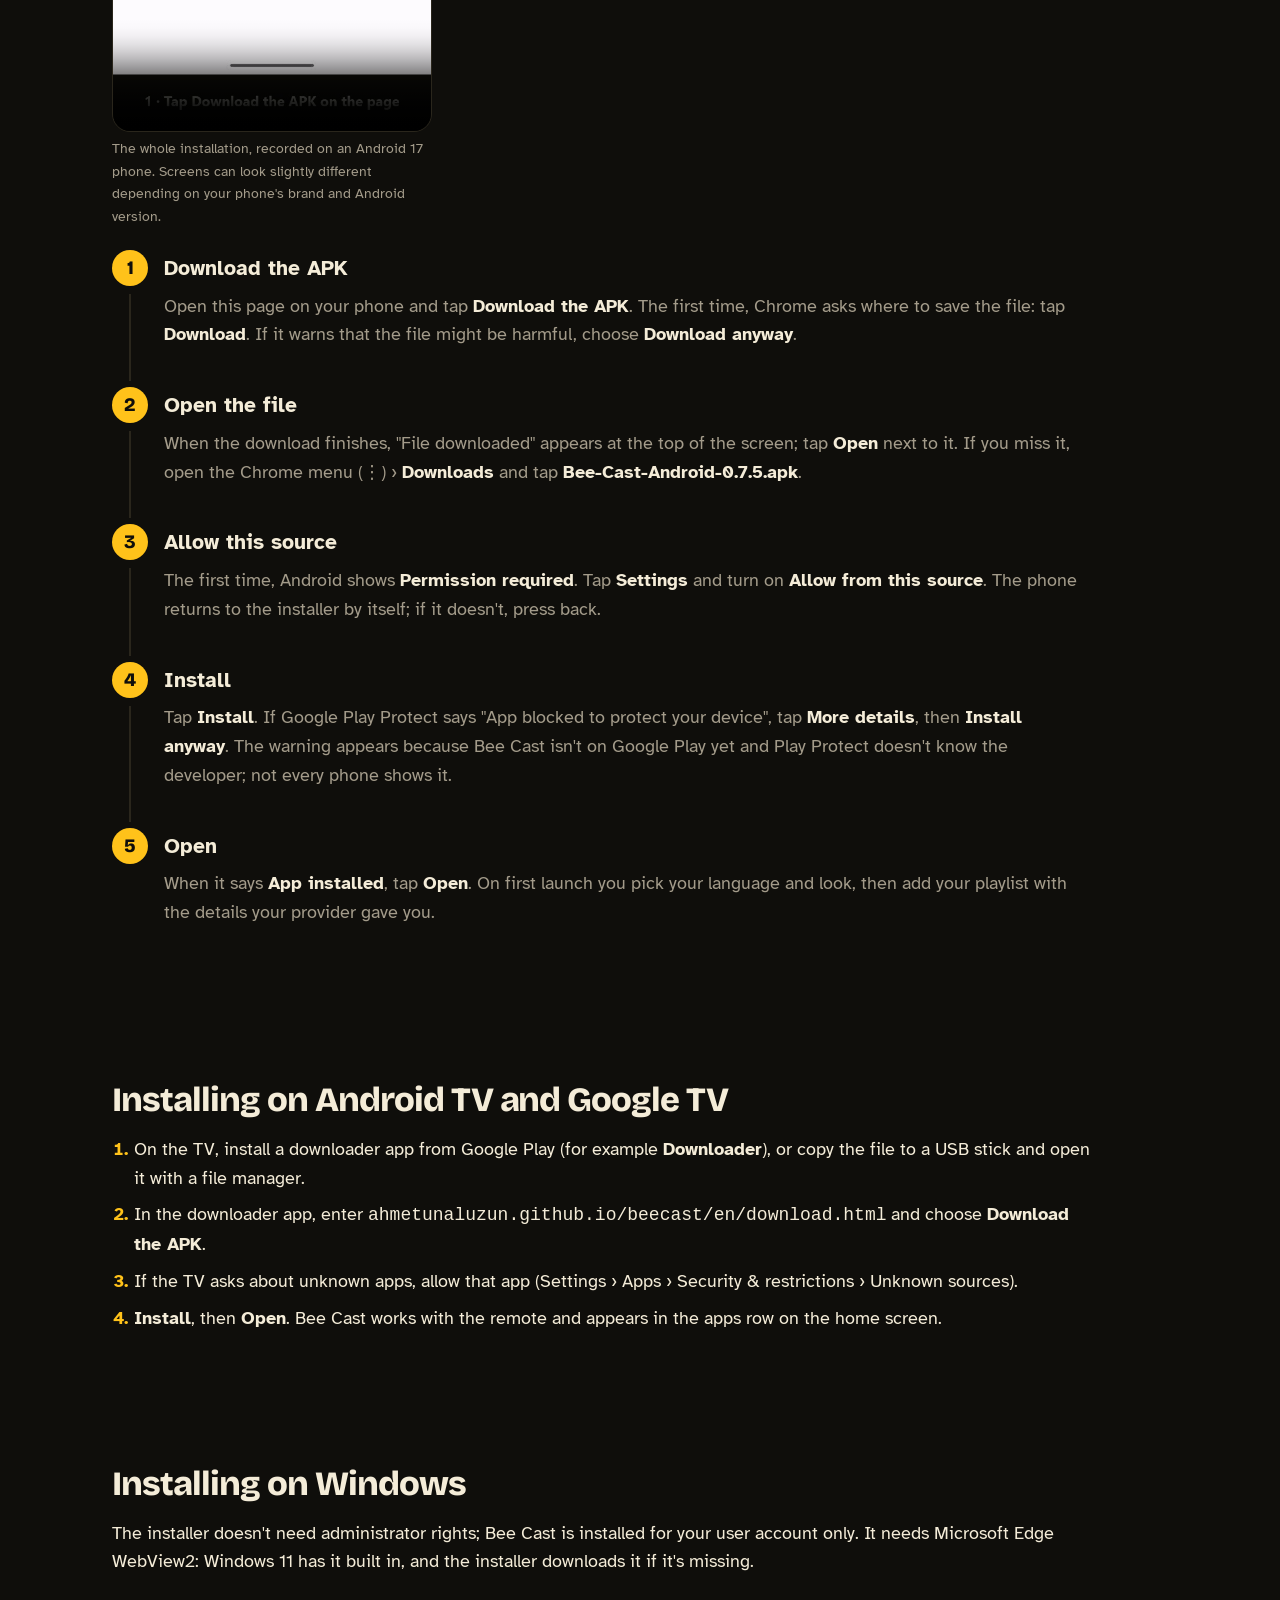
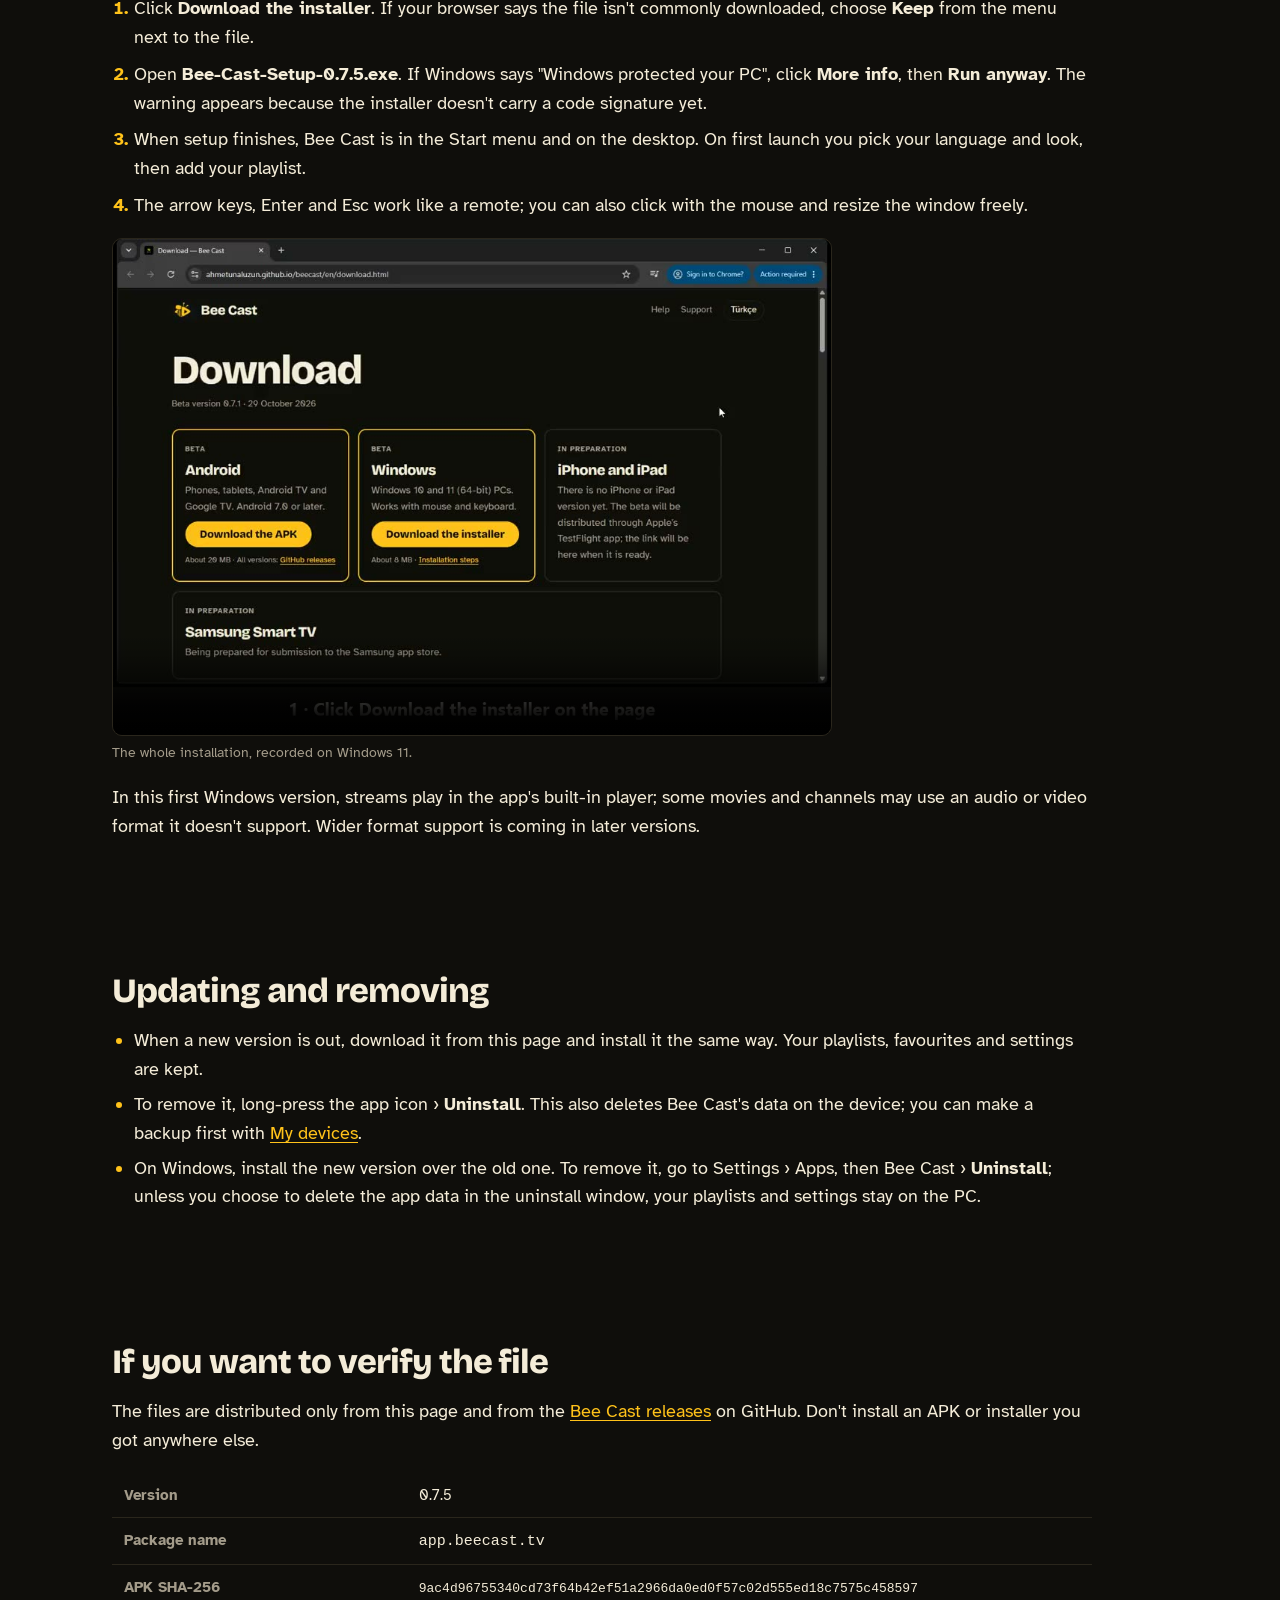
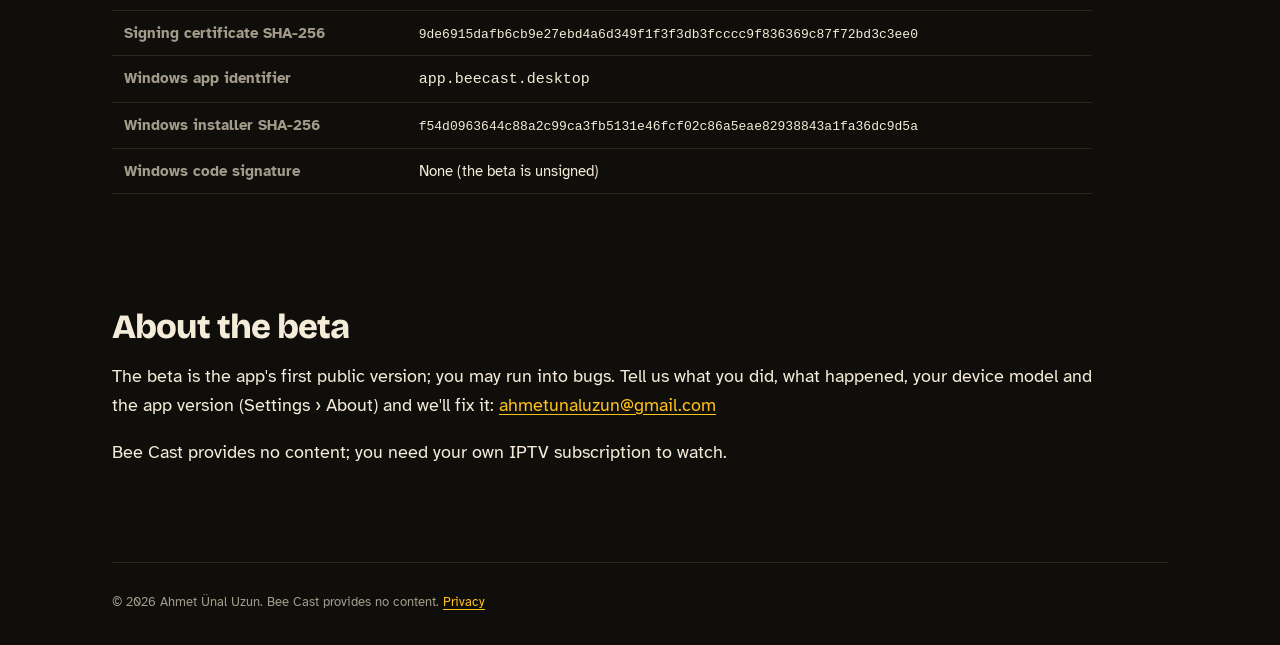
<file: en/download.html>
<!doctype html>
<html lang="en">
<head>
  <meta charset="utf-8">
  <meta name="viewport" content="width=device-width, initial-scale=1">
  <title>Download — Bee Cast</title>
  <meta name="description" content="Download the Bee Cast beta for Android phones, tablets and Android TV, with a video of the installation steps.">
  <link rel="icon" href="../assets/img/simge-64.png" type="image/png">
  <link rel="alternate" hreflang="tr" href="../indir.html">
  <link rel="stylesheet" href="../assets/site.css">
</head>
<body>
  <a class="skip" href="#content">Skip to content</a>
  <div class="wrap">
    <header class="top">
      <a class="brand" href="./" aria-label="Bee Cast home"><img src="../assets/img/isaret-64.png" alt="" width="40" height="40"><span>Bee Cast</span></a>
      <nav aria-label="Site">
        <a class="opt" href="help.html">Help</a>
        <a class="opt" href="./#support">Support</a>
        <a class="lang" href="../indir.html" lang="tr" hreflang="tr">Türkçe</a>
      </nav>
    </header>

    <main id="content" class="doc doc--wide">
      <h1>Download</h1>
      <p class="meta">Beta version 0.7.5 · 14 November 2026</p>

      <div class="dl">
        <section class="dl__card" aria-labelledby="h-android">
          <p class="dl__tag">Beta</p>
          <h2 id="h-android">Android</h2>
          <p>Phones, tablets, Android TV and Google TV. Android 7.0 or later.</p>
          <a class="dl__btn" href="https://github.com/ahmetunaluzun/beecast/releases/download/v0.7.5/Bee-Cast-Android-0.7.5.apk">Download the APK</a>
          <p class="dl__small">About 20 MB · All versions: <a href="https://github.com/ahmetunaluzun/beecast/releases">GitHub releases</a></p>
        </section>
        <section class="dl__card" aria-labelledby="h-windows">
          <p class="dl__tag">Beta</p>
          <h2 id="h-windows">Windows</h2>
          <p>Windows 10 and 11 (64-bit) PCs. Works with mouse and keyboard.</p>
          <a class="dl__btn" href="https://github.com/ahmetunaluzun/beecast/releases/download/v0.7.5/Bee-Cast-Setup-0.7.5.exe">Download the installer</a>
          <p class="dl__small">About 8 MB · <a href="#windows">Installation steps</a></p>
        </section>
        <section class="dl__card dl__card--off" aria-labelledby="h-apple">
          <p class="dl__tag">In preparation</p>
          <h2 id="h-apple">iPhone and iPad</h2>
          <p>There is no iPhone or iPad version yet. The beta will be distributed through Apple's TestFlight app; the link will be here when it is ready.</p>
        </section>
        <section class="dl__card dl__card--off" aria-labelledby="h-samsung">
          <p class="dl__tag">In preparation</p>
          <h2 id="h-samsung">Samsung Smart TV</h2>
          <p>Being prepared for submission to the Samsung app store.</p>
        </section>
      </div>

      <section id="android" aria-labelledby="h-inst">
        <h2 id="h-inst">Installing on an Android phone or tablet</h2>
        <p>Bee Cast is not on Google Play yet. You download the file from this page and install it yourself; Android asks for permission once.</p>
        <figure class="vid">
          <video controls preload="metadata" playsinline poster="../assets/video/android-kurulum-en.jpg" width="540" height="1200">
            <source src="../assets/video/android-kurulum-en.mp4" type="video/mp4">
          </video>
          <figcaption>The whole installation, recorded on an Android 17 phone. Screens can look slightly different depending on your phone's brand and Android version.</figcaption>
        </figure>
        <ol class="steps">
          <li><div class="steps__text"><h3>Download the APK</h3><p>Open this page on your phone and tap <b>Download the APK</b>. The first time, Chrome asks where to save the file: tap <b>Download</b>. If it warns that the file might be harmful, choose <b>Download anyway</b>.</p></div></li>
          <li><div class="steps__text"><h3>Open the file</h3><p>When the download finishes, "File downloaded" appears at the top of the screen; tap <b>Open</b> next to it. If you miss it, open the Chrome menu (⋮) › <b>Downloads</b> and tap <b>Bee-Cast-Android-0.7.5.apk</b>.</p></div></li>
          <li><div class="steps__text"><h3>Allow this source</h3><p>The first time, Android shows <b>Permission required</b>. Tap <b>Settings</b> and turn on <b>Allow from this source</b>. The phone returns to the installer by itself; if it doesn't, press back.</p></div></li>
          <li><div class="steps__text"><h3>Install</h3><p>Tap <b>Install</b>. If Google Play Protect says "App blocked to protect your device", tap <b>More details</b>, then <b>Install anyway</b>. The warning appears because Bee Cast isn't on Google Play yet and Play Protect doesn't know the developer; not every phone shows it.</p></div></li>
          <li><div class="steps__text"><h3>Open</h3><p>When it says <b>App installed</b>, tap <b>Open</b>. On first launch you pick your language and look, then add your playlist with the details your provider gave you.</p></div></li>
        </ol>
      </section>

      <section id="android-tv" aria-labelledby="h-tv">
        <h2 id="h-tv">Installing on Android TV and Google TV</h2>
        <ol class="plain">
          <li>On the TV, install a downloader app from Google Play (for example <b>Downloader</b>), or copy the file to a USB stick and open it with a file manager.</li>
          <li>In the downloader app, enter <code>ahmetunaluzun.github.io/beecast/en/download.html</code> and choose <b>Download the APK</b>.</li>
          <li>If the TV asks about unknown apps, allow that app (Settings › Apps › Security &amp; restrictions › Unknown sources).</li>
          <li><b>Install</b>, then <b>Open</b>. Bee Cast works with the remote and appears in the apps row on the home screen.</li>
        </ol>
      </section>

      <section id="windows" aria-labelledby="h-win">
        <h2 id="h-win">Installing on Windows</h2>
        <p>The installer doesn't need administrator rights; Bee Cast is installed for your user account only. It needs Microsoft Edge WebView2: Windows 11 has it built in, and the installer downloads it if it's missing.</p>
        <ol class="plain">
          <li>Click <b>Download the installer</b>. If your browser says the file isn't commonly downloaded, choose <b>Keep</b> from the menu next to the file.</li>
          <li>Open <b>Bee-Cast-Setup-0.7.5.exe</b>. If Windows says "Windows protected your PC", click <b>More info</b>, then <b>Run anyway</b>. The warning appears because the installer doesn't carry a code signature yet.</li>
          <li>When setup finishes, Bee Cast is in the Start menu and on the desktop. On first launch you pick your language and look, then add your playlist.</li>
          <li>The arrow keys, Enter and Esc work like a remote; you can also click with the mouse and resize the window freely.</li>
        </ol>
        <figure class="vid vid--wide">
          <video controls preload="metadata" playsinline poster="../assets/video/windows-kurulum-en.jpg" width="960" height="664">
            <source src="../assets/video/windows-kurulum-en.mp4" type="video/mp4">
          </video>
          <figcaption>The whole installation, recorded on Windows 11.</figcaption>
        </figure>
        <p>In this first Windows version, streams play in the app's built-in player; some movies and channels may use an audio or video format it doesn't support. Wider format support is coming in later versions.</p>
      </section>

      <section id="update" aria-labelledby="h-up">
        <h2 id="h-up">Updating and removing</h2>
        <ul>
          <li>When a new version is out, download it from this page and install it the same way. Your playlists, favourites and settings are kept.</li>
          <li>To remove it, long-press the app icon › <b>Uninstall</b>. This also deletes Bee Cast's data on the device; you can make a backup first with <a href="help.html">My devices</a>.</li>
          <li>On Windows, install the new version over the old one. To remove it, go to Settings › Apps, then Bee Cast › <b>Uninstall</b>; unless you choose to delete the app data in the uninstall window, your playlists and settings stay on the PC.</li>
        </ul>
      </section>

      <section id="verify" aria-labelledby="h-ve">
        <h2 id="h-ve">If you want to verify the file</h2>
        <p>The files are distributed only from this page and from the <a href="https://github.com/ahmetunaluzun/beecast/releases">Bee Cast releases</a> on GitHub. Don't install an APK or installer you got anywhere else.</p>
        <div class="table-wrap">
          <table>
            <tr><th>Version</th><td>0.7.5</td></tr>
            <tr><th>Package name</th><td><code>app.beecast.tv</code></td></tr>
            <tr><th>APK SHA-256</th><td><code class="hash">9ac4d96755340cd73f64b42ef51a2966da0ed0f57c02d555ed18c7575c458597</code></td></tr>
            <tr><th>Signing certificate SHA-256</th><td><code class="hash">9de6915dafb6cb9e27ebd4a6d349f1f3f3db3fcccc9f836369c87f72bd3c3ee0</code></td></tr>
            <tr><th>Windows app identifier</th><td><code>app.beecast.desktop</code></td></tr>
            <tr><th>Windows installer SHA-256</th><td><code class="hash">f54d0963644c88a2c99ca3fb5131e46fcf02c86a5eae82938843a1fa36dc9d5a</code></td></tr>
            <tr><th>Windows code signature</th><td>None (the beta is unsigned)</td></tr>
          </table>
        </div>
      </section>

      <section id="beta" aria-labelledby="h-be">
        <h2 id="h-be">About the beta</h2>
        <p>The beta is the app's first public version; you may run into bugs. Tell us what you did, what happened, your device model and the app version (Settings › About) and we'll fix it: <a href="mailto:ahmetunaluzun@gmail.com?subject=Bee%20Cast%20beta">ahmetunaluzun@gmail.com</a></p>
        <p>Bee Cast provides no content; you need your own IPTV subscription to watch.</p>
      </section>
    </main>

    <footer class="foot">
      <small>© 2026 Ahmet Ünal Uzun. Bee Cast provides no content. <a href="privacy.html">Privacy</a></small>
    </footer>
  </div>
</body>
</html>
</file>
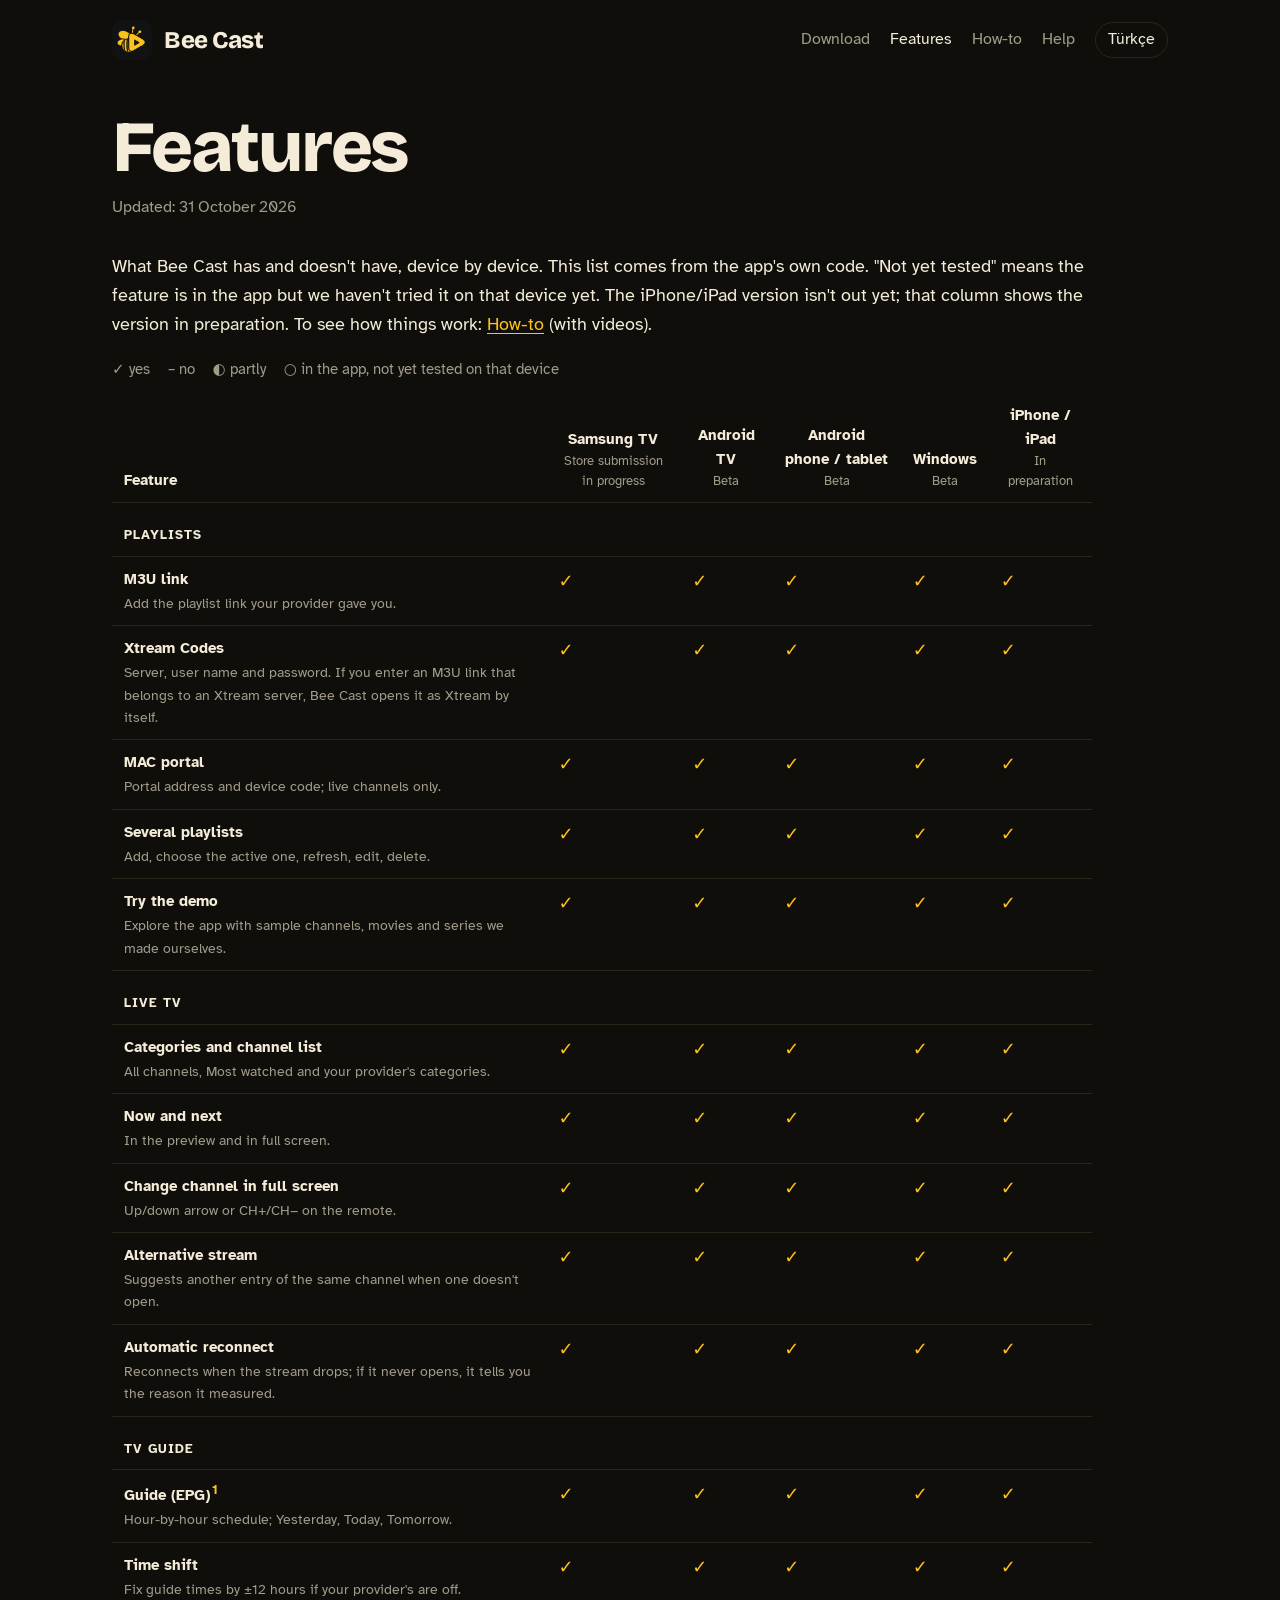
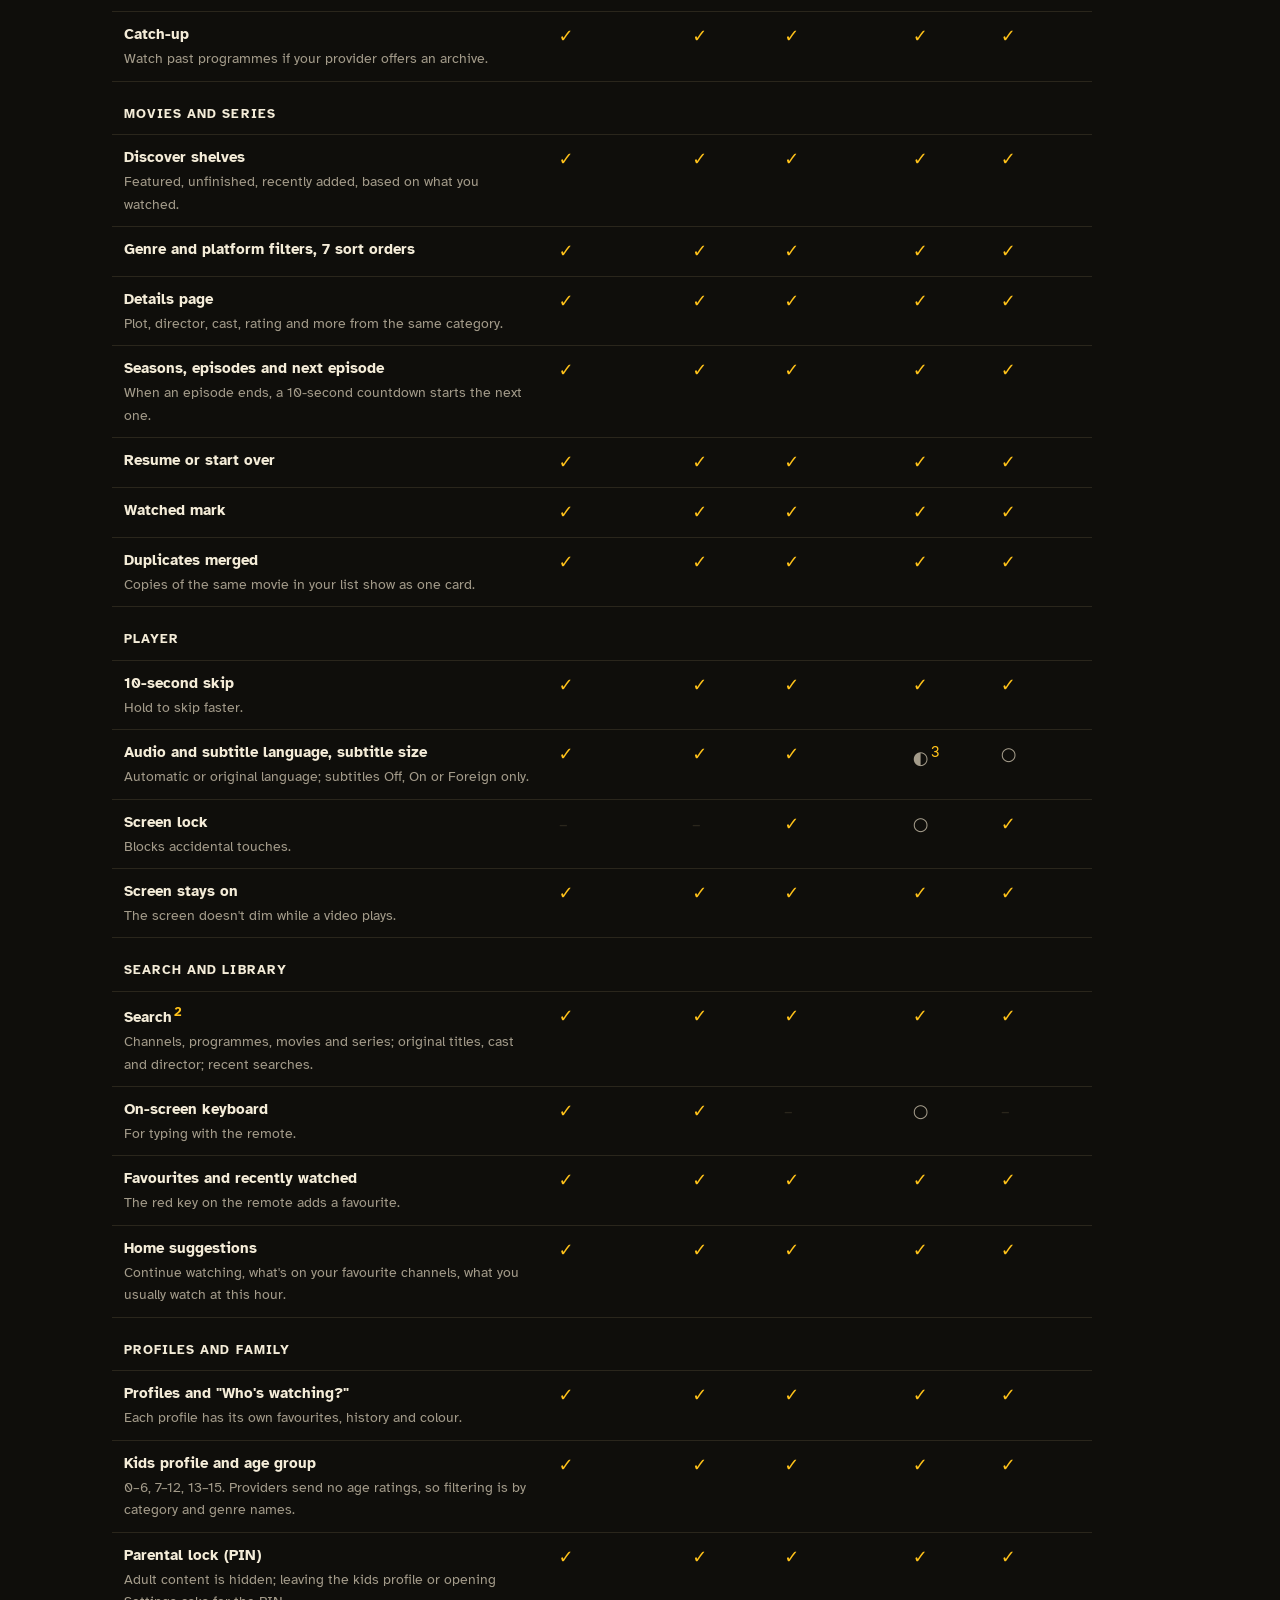
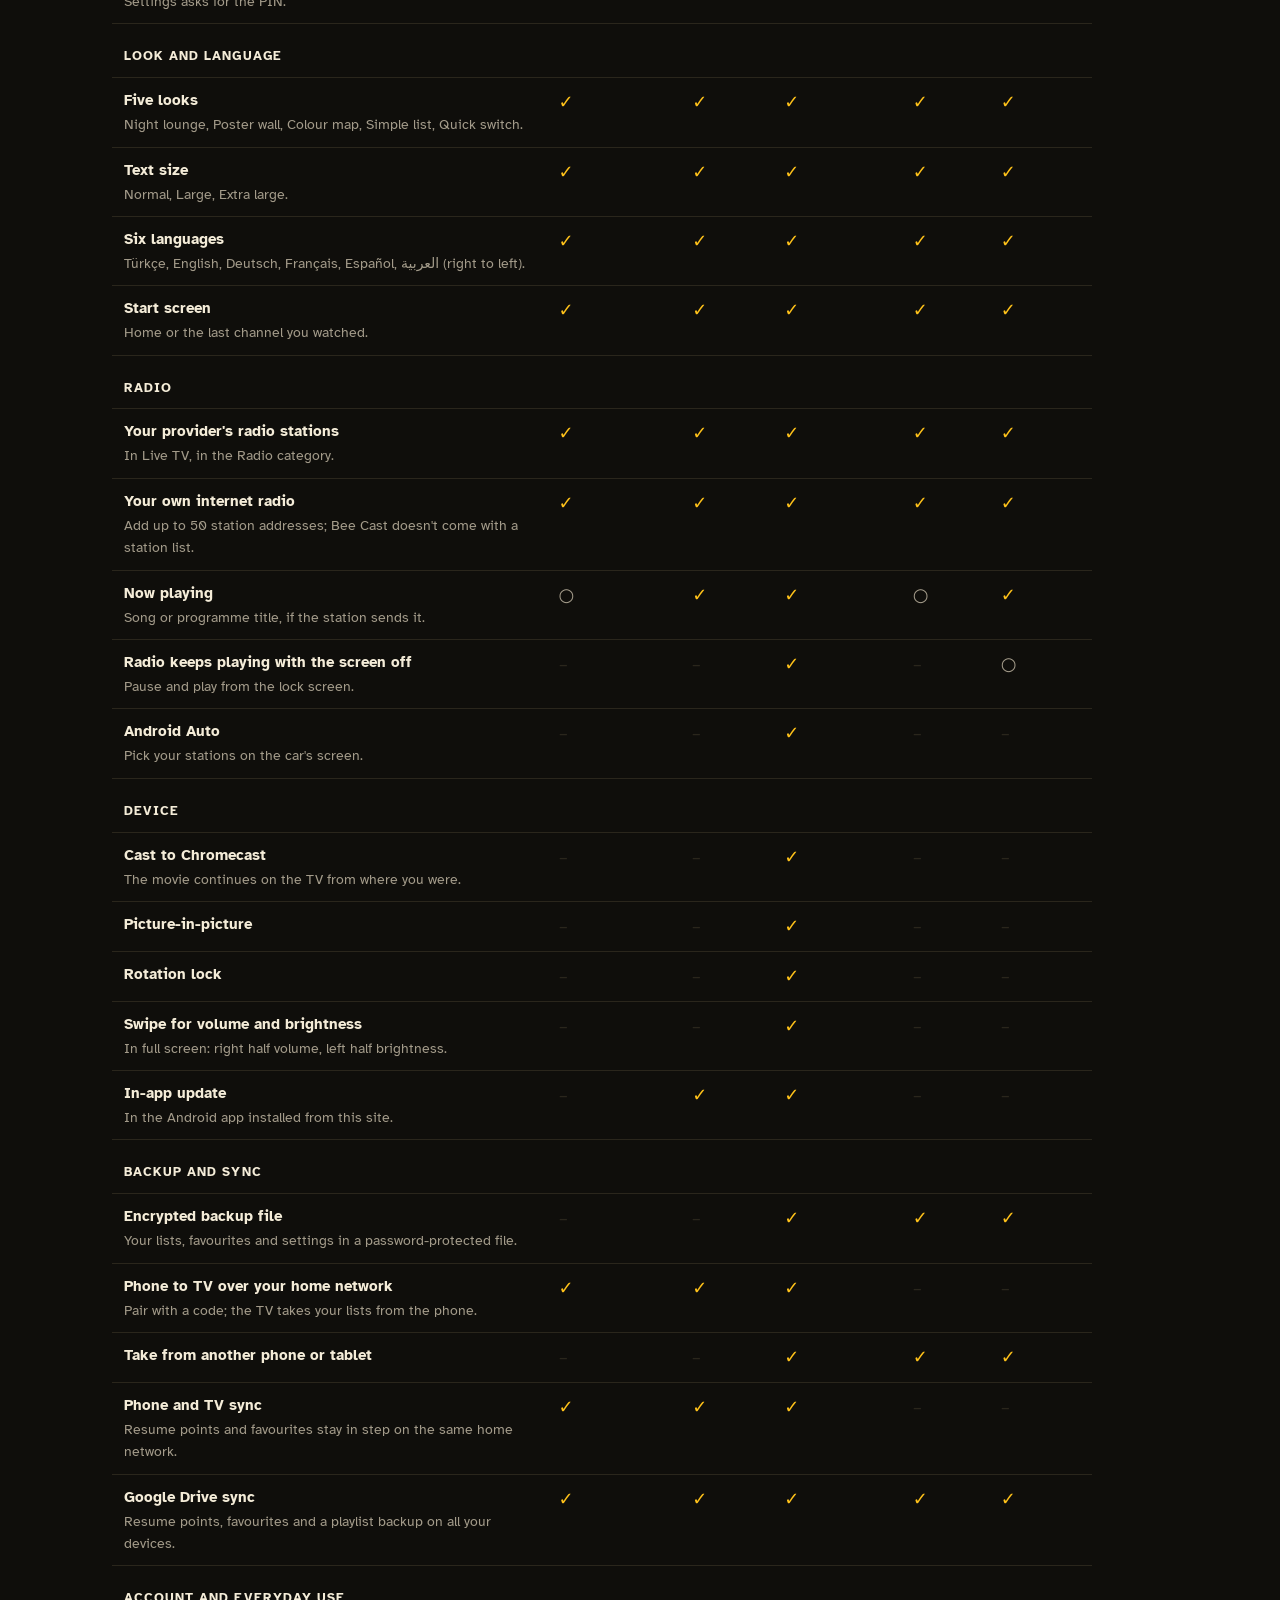
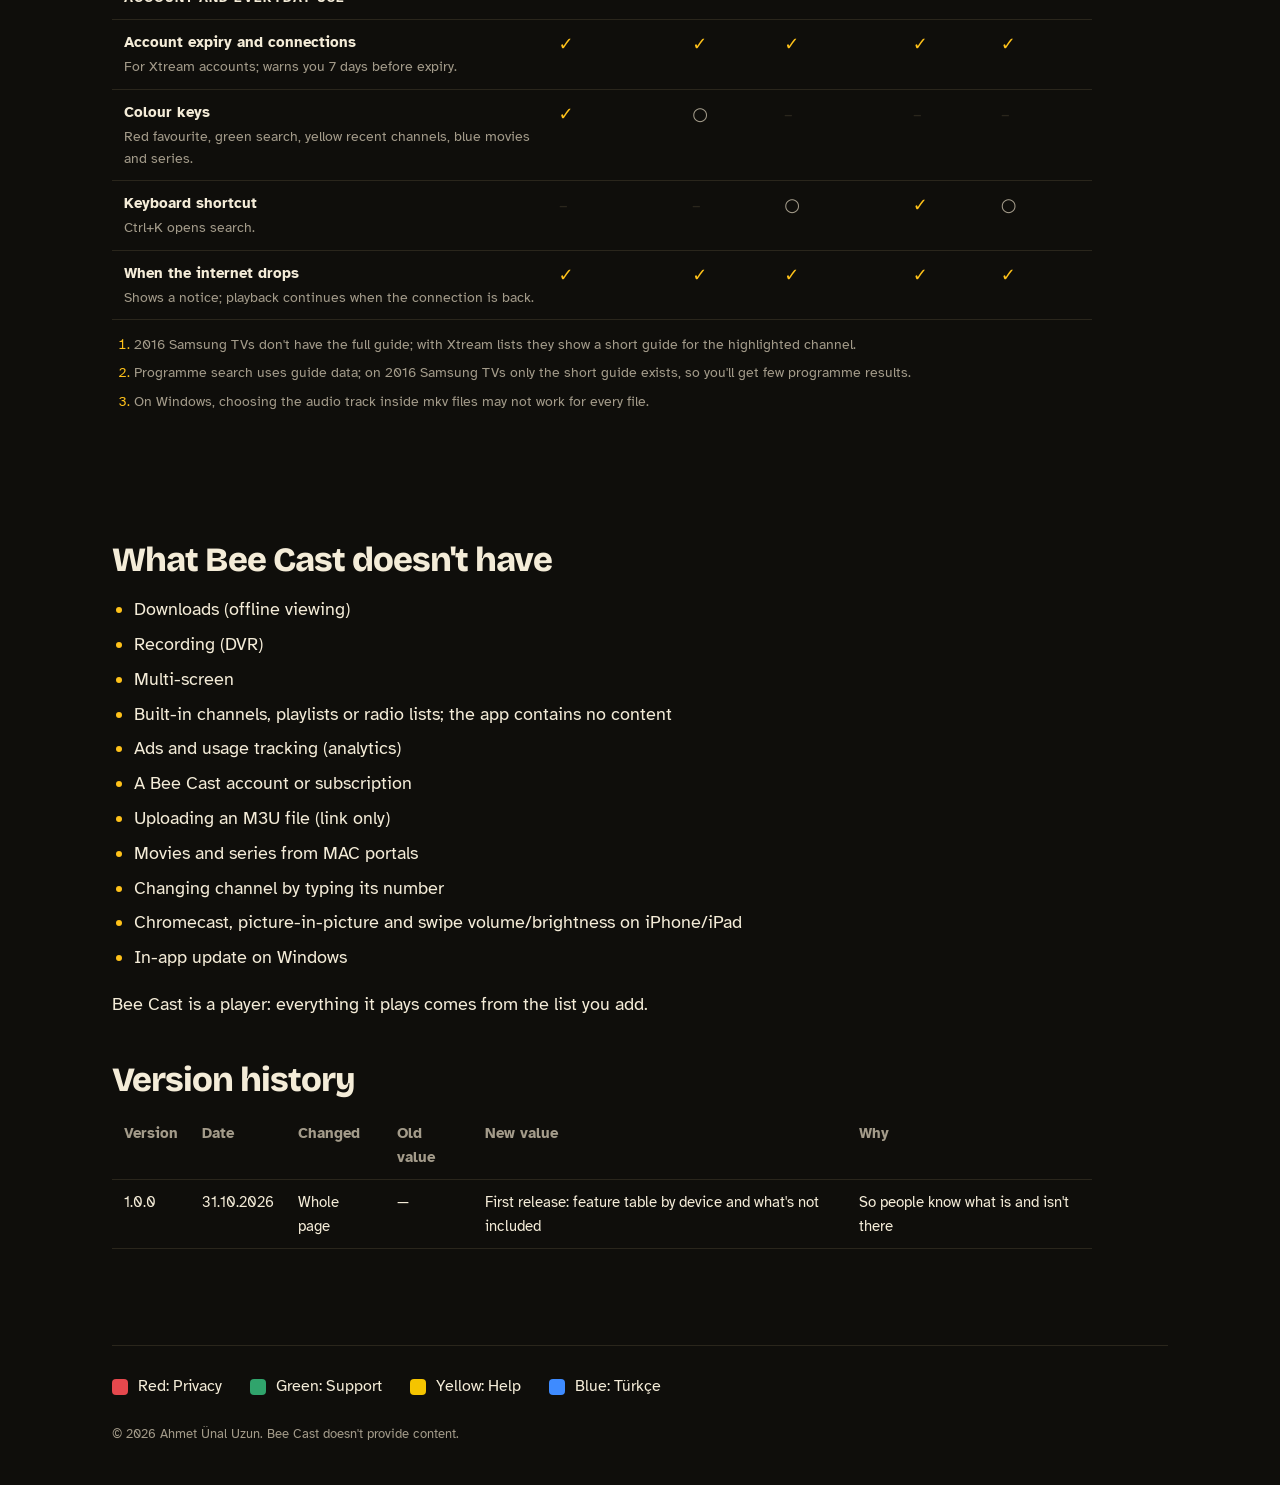
<file: en/features.html>
<!doctype html>
<html lang="en">
<head>
  <meta charset="utf-8">
  <meta name="viewport" content="width=device-width, initial-scale=1">
  <title>Features — Bee Cast</title>
  <meta name="description" content="Bee Cast features device by device: Samsung TV, Android TV, Android phone and tablet, Windows, iPhone and iPad. What's included and what isn't.">
  <link rel="icon" href="../assets/img/simge-64.png" type="image/png">
  <link rel="alternate" hreflang="tr" href="../ozellikler.html">
  <link rel="stylesheet" href="../assets/site.css">
</head>
<body>
  <a class="skip" href="#content">Skip to content</a>
  <div class="wrap">
    <header class="top">
      <a class="brand" href="./" aria-label="Bee Cast home"><img src="../assets/img/isaret-64.png" alt="" width="40" height="40"><span>Bee Cast</span></a>
      <nav aria-label="Site">
        <a class="opt" href="download.html">Download</a>
        <a class="opt" href="features.html" aria-current="page">Features</a>
        <a class="opt" href="how-to.html">How-to</a>
        <a class="opt" href="help.html">Help</a>
        <a class="lang" href="../ozellikler.html" lang="tr" hreflang="tr">Türkçe</a>
      </nav>
    </header>

    <main id="content" class="doc doc--wide">
      <h1>Features</h1>
      <p class="meta">Updated: 31 October 2026</p>
      <p>What Bee Cast has and doesn't have, device by device. This list comes from the app's own code. "Not yet tested" means the feature is in the app but we haven't tried it on that device yet. The iPhone/iPad version isn't out yet; that column shows the version in preparation.
        To see how things work: <a href="how-to.html">How-to</a> (with videos).</p>
      <p class="fx-legend"><span>✓ yes</span><span>– no</span><span>◐ partly</span><span>○ in the app, not yet tested on that device</span></p>
      <div class="table-wrap">
        <table class="fx-table">
          <thead>
            <tr><th scope="col">Feature</th><th scope="col">Samsung TV<span class="fx-st">Store submission in progress</span></th><th scope="col">Android TV<span class="fx-st">Beta</span></th><th scope="col">Android phone / tablet<span class="fx-st">Beta</span></th><th scope="col">Windows<span class="fx-st">Beta</span></th><th scope="col">iPhone / iPad<span class="fx-st">In preparation</span></th></tr>
          </thead>
          <tbody>
            <tr class="fx-group"><th colspan="6" scope="colgroup">Playlists</th></tr>
            <tr><th scope="row">M3U link<span class="fx-d">Add the playlist link your provider gave you.</span></th><td class="fx fx--y"><span aria-hidden="true">✓</span><span class="sr">Yes</span></td><td class="fx fx--y"><span aria-hidden="true">✓</span><span class="sr">Yes</span></td><td class="fx fx--y"><span aria-hidden="true">✓</span><span class="sr">Yes</span></td><td class="fx fx--y"><span aria-hidden="true">✓</span><span class="sr">Yes</span></td><td class="fx fx--y"><span aria-hidden="true">✓</span><span class="sr">Yes</span></td></tr>
            <tr><th scope="row">Xtream Codes<span class="fx-d">Server, user name and password. If you enter an M3U link that belongs to an Xtream server, Bee Cast opens it as Xtream by itself.</span></th><td class="fx fx--y"><span aria-hidden="true">✓</span><span class="sr">Yes</span></td><td class="fx fx--y"><span aria-hidden="true">✓</span><span class="sr">Yes</span></td><td class="fx fx--y"><span aria-hidden="true">✓</span><span class="sr">Yes</span></td><td class="fx fx--y"><span aria-hidden="true">✓</span><span class="sr">Yes</span></td><td class="fx fx--y"><span aria-hidden="true">✓</span><span class="sr">Yes</span></td></tr>
            <tr><th scope="row">MAC portal<span class="fx-d">Portal address and device code; live channels only.</span></th><td class="fx fx--y"><span aria-hidden="true">✓</span><span class="sr">Yes</span></td><td class="fx fx--y"><span aria-hidden="true">✓</span><span class="sr">Yes</span></td><td class="fx fx--y"><span aria-hidden="true">✓</span><span class="sr">Yes</span></td><td class="fx fx--y"><span aria-hidden="true">✓</span><span class="sr">Yes</span></td><td class="fx fx--y"><span aria-hidden="true">✓</span><span class="sr">Yes</span></td></tr>
            <tr><th scope="row">Several playlists<span class="fx-d">Add, choose the active one, refresh, edit, delete.</span></th><td class="fx fx--y"><span aria-hidden="true">✓</span><span class="sr">Yes</span></td><td class="fx fx--y"><span aria-hidden="true">✓</span><span class="sr">Yes</span></td><td class="fx fx--y"><span aria-hidden="true">✓</span><span class="sr">Yes</span></td><td class="fx fx--y"><span aria-hidden="true">✓</span><span class="sr">Yes</span></td><td class="fx fx--y"><span aria-hidden="true">✓</span><span class="sr">Yes</span></td></tr>
            <tr><th scope="row">Try the demo<span class="fx-d">Explore the app with sample channels, movies and series we made ourselves.</span></th><td class="fx fx--y"><span aria-hidden="true">✓</span><span class="sr">Yes</span></td><td class="fx fx--y"><span aria-hidden="true">✓</span><span class="sr">Yes</span></td><td class="fx fx--y"><span aria-hidden="true">✓</span><span class="sr">Yes</span></td><td class="fx fx--y"><span aria-hidden="true">✓</span><span class="sr">Yes</span></td><td class="fx fx--y"><span aria-hidden="true">✓</span><span class="sr">Yes</span></td></tr>
            <tr class="fx-group"><th colspan="6" scope="colgroup">Live TV</th></tr>
            <tr><th scope="row">Categories and channel list<span class="fx-d">All channels, Most watched and your provider's categories.</span></th><td class="fx fx--y"><span aria-hidden="true">✓</span><span class="sr">Yes</span></td><td class="fx fx--y"><span aria-hidden="true">✓</span><span class="sr">Yes</span></td><td class="fx fx--y"><span aria-hidden="true">✓</span><span class="sr">Yes</span></td><td class="fx fx--y"><span aria-hidden="true">✓</span><span class="sr">Yes</span></td><td class="fx fx--y"><span aria-hidden="true">✓</span><span class="sr">Yes</span></td></tr>
            <tr><th scope="row">Now and next<span class="fx-d">In the preview and in full screen.</span></th><td class="fx fx--y"><span aria-hidden="true">✓</span><span class="sr">Yes</span></td><td class="fx fx--y"><span aria-hidden="true">✓</span><span class="sr">Yes</span></td><td class="fx fx--y"><span aria-hidden="true">✓</span><span class="sr">Yes</span></td><td class="fx fx--y"><span aria-hidden="true">✓</span><span class="sr">Yes</span></td><td class="fx fx--y"><span aria-hidden="true">✓</span><span class="sr">Yes</span></td></tr>
            <tr><th scope="row">Change channel in full screen<span class="fx-d">Up/down arrow or CH+/CH− on the remote.</span></th><td class="fx fx--y"><span aria-hidden="true">✓</span><span class="sr">Yes</span></td><td class="fx fx--y"><span aria-hidden="true">✓</span><span class="sr">Yes</span></td><td class="fx fx--y"><span aria-hidden="true">✓</span><span class="sr">Yes</span></td><td class="fx fx--y"><span aria-hidden="true">✓</span><span class="sr">Yes</span></td><td class="fx fx--y"><span aria-hidden="true">✓</span><span class="sr">Yes</span></td></tr>
            <tr><th scope="row">Alternative stream<span class="fx-d">Suggests another entry of the same channel when one doesn't open.</span></th><td class="fx fx--y"><span aria-hidden="true">✓</span><span class="sr">Yes</span></td><td class="fx fx--y"><span aria-hidden="true">✓</span><span class="sr">Yes</span></td><td class="fx fx--y"><span aria-hidden="true">✓</span><span class="sr">Yes</span></td><td class="fx fx--y"><span aria-hidden="true">✓</span><span class="sr">Yes</span></td><td class="fx fx--y"><span aria-hidden="true">✓</span><span class="sr">Yes</span></td></tr>
            <tr><th scope="row">Automatic reconnect<span class="fx-d">Reconnects when the stream drops; if it never opens, it tells you the reason it measured.</span></th><td class="fx fx--y"><span aria-hidden="true">✓</span><span class="sr">Yes</span></td><td class="fx fx--y"><span aria-hidden="true">✓</span><span class="sr">Yes</span></td><td class="fx fx--y"><span aria-hidden="true">✓</span><span class="sr">Yes</span></td><td class="fx fx--y"><span aria-hidden="true">✓</span><span class="sr">Yes</span></td><td class="fx fx--y"><span aria-hidden="true">✓</span><span class="sr">Yes</span></td></tr>
            <tr class="fx-group"><th colspan="6" scope="colgroup">TV guide</th></tr>
            <tr><th scope="row">Guide (EPG)<sup><a href="#dn1">1</a></sup><span class="fx-d">Hour-by-hour schedule; Yesterday, Today, Tomorrow.</span></th><td class="fx fx--y"><span aria-hidden="true">✓</span><span class="sr">Yes</span></td><td class="fx fx--y"><span aria-hidden="true">✓</span><span class="sr">Yes</span></td><td class="fx fx--y"><span aria-hidden="true">✓</span><span class="sr">Yes</span></td><td class="fx fx--y"><span aria-hidden="true">✓</span><span class="sr">Yes</span></td><td class="fx fx--y"><span aria-hidden="true">✓</span><span class="sr">Yes</span></td></tr>
            <tr><th scope="row">Time shift<span class="fx-d">Fix guide times by ±12 hours if your provider's are off.</span></th><td class="fx fx--y"><span aria-hidden="true">✓</span><span class="sr">Yes</span></td><td class="fx fx--y"><span aria-hidden="true">✓</span><span class="sr">Yes</span></td><td class="fx fx--y"><span aria-hidden="true">✓</span><span class="sr">Yes</span></td><td class="fx fx--y"><span aria-hidden="true">✓</span><span class="sr">Yes</span></td><td class="fx fx--y"><span aria-hidden="true">✓</span><span class="sr">Yes</span></td></tr>
            <tr><th scope="row">Catch-up<span class="fx-d">Watch past programmes if your provider offers an archive.</span></th><td class="fx fx--y"><span aria-hidden="true">✓</span><span class="sr">Yes</span></td><td class="fx fx--y"><span aria-hidden="true">✓</span><span class="sr">Yes</span></td><td class="fx fx--y"><span aria-hidden="true">✓</span><span class="sr">Yes</span></td><td class="fx fx--y"><span aria-hidden="true">✓</span><span class="sr">Yes</span></td><td class="fx fx--y"><span aria-hidden="true">✓</span><span class="sr">Yes</span></td></tr>
            <tr class="fx-group"><th colspan="6" scope="colgroup">Movies and series</th></tr>
            <tr><th scope="row">Discover shelves<span class="fx-d">Featured, unfinished, recently added, based on what you watched.</span></th><td class="fx fx--y"><span aria-hidden="true">✓</span><span class="sr">Yes</span></td><td class="fx fx--y"><span aria-hidden="true">✓</span><span class="sr">Yes</span></td><td class="fx fx--y"><span aria-hidden="true">✓</span><span class="sr">Yes</span></td><td class="fx fx--y"><span aria-hidden="true">✓</span><span class="sr">Yes</span></td><td class="fx fx--y"><span aria-hidden="true">✓</span><span class="sr">Yes</span></td></tr>
            <tr><th scope="row">Genre and platform filters, 7 sort orders</th><td class="fx fx--y"><span aria-hidden="true">✓</span><span class="sr">Yes</span></td><td class="fx fx--y"><span aria-hidden="true">✓</span><span class="sr">Yes</span></td><td class="fx fx--y"><span aria-hidden="true">✓</span><span class="sr">Yes</span></td><td class="fx fx--y"><span aria-hidden="true">✓</span><span class="sr">Yes</span></td><td class="fx fx--y"><span aria-hidden="true">✓</span><span class="sr">Yes</span></td></tr>
            <tr><th scope="row">Details page<span class="fx-d">Plot, director, cast, rating and more from the same category.</span></th><td class="fx fx--y"><span aria-hidden="true">✓</span><span class="sr">Yes</span></td><td class="fx fx--y"><span aria-hidden="true">✓</span><span class="sr">Yes</span></td><td class="fx fx--y"><span aria-hidden="true">✓</span><span class="sr">Yes</span></td><td class="fx fx--y"><span aria-hidden="true">✓</span><span class="sr">Yes</span></td><td class="fx fx--y"><span aria-hidden="true">✓</span><span class="sr">Yes</span></td></tr>
            <tr><th scope="row">Seasons, episodes and next episode<span class="fx-d">When an episode ends, a 10-second countdown starts the next one.</span></th><td class="fx fx--y"><span aria-hidden="true">✓</span><span class="sr">Yes</span></td><td class="fx fx--y"><span aria-hidden="true">✓</span><span class="sr">Yes</span></td><td class="fx fx--y"><span aria-hidden="true">✓</span><span class="sr">Yes</span></td><td class="fx fx--y"><span aria-hidden="true">✓</span><span class="sr">Yes</span></td><td class="fx fx--y"><span aria-hidden="true">✓</span><span class="sr">Yes</span></td></tr>
            <tr><th scope="row">Resume or start over</th><td class="fx fx--y"><span aria-hidden="true">✓</span><span class="sr">Yes</span></td><td class="fx fx--y"><span aria-hidden="true">✓</span><span class="sr">Yes</span></td><td class="fx fx--y"><span aria-hidden="true">✓</span><span class="sr">Yes</span></td><td class="fx fx--y"><span aria-hidden="true">✓</span><span class="sr">Yes</span></td><td class="fx fx--y"><span aria-hidden="true">✓</span><span class="sr">Yes</span></td></tr>
            <tr><th scope="row">Watched mark</th><td class="fx fx--y"><span aria-hidden="true">✓</span><span class="sr">Yes</span></td><td class="fx fx--y"><span aria-hidden="true">✓</span><span class="sr">Yes</span></td><td class="fx fx--y"><span aria-hidden="true">✓</span><span class="sr">Yes</span></td><td class="fx fx--y"><span aria-hidden="true">✓</span><span class="sr">Yes</span></td><td class="fx fx--y"><span aria-hidden="true">✓</span><span class="sr">Yes</span></td></tr>
            <tr><th scope="row">Duplicates merged<span class="fx-d">Copies of the same movie in your list show as one card.</span></th><td class="fx fx--y"><span aria-hidden="true">✓</span><span class="sr">Yes</span></td><td class="fx fx--y"><span aria-hidden="true">✓</span><span class="sr">Yes</span></td><td class="fx fx--y"><span aria-hidden="true">✓</span><span class="sr">Yes</span></td><td class="fx fx--y"><span aria-hidden="true">✓</span><span class="sr">Yes</span></td><td class="fx fx--y"><span aria-hidden="true">✓</span><span class="sr">Yes</span></td></tr>
            <tr class="fx-group"><th colspan="6" scope="colgroup">Player</th></tr>
            <tr><th scope="row">10-second skip<span class="fx-d">Hold to skip faster.</span></th><td class="fx fx--y"><span aria-hidden="true">✓</span><span class="sr">Yes</span></td><td class="fx fx--y"><span aria-hidden="true">✓</span><span class="sr">Yes</span></td><td class="fx fx--y"><span aria-hidden="true">✓</span><span class="sr">Yes</span></td><td class="fx fx--y"><span aria-hidden="true">✓</span><span class="sr">Yes</span></td><td class="fx fx--y"><span aria-hidden="true">✓</span><span class="sr">Yes</span></td></tr>
            <tr><th scope="row">Audio and subtitle language, subtitle size<span class="fx-d">Automatic or original language; subtitles Off, On or Foreign only.</span></th><td class="fx fx--y"><span aria-hidden="true">✓</span><span class="sr">Yes</span></td><td class="fx fx--y"><span aria-hidden="true">✓</span><span class="sr">Yes</span></td><td class="fx fx--y"><span aria-hidden="true">✓</span><span class="sr">Yes</span></td><td class="fx fx--p"><span aria-hidden="true">◐</span><span class="sr">Partly</span><sup><a href="#dn3">3</a></sup></td><td class="fx fx--q"><span aria-hidden="true">○</span><span class="sr">Not yet tested</span></td></tr>
            <tr><th scope="row">Screen lock<span class="fx-d">Blocks accidental touches.</span></th><td class="fx fx--n"><span aria-hidden="true">–</span><span class="sr">No</span></td><td class="fx fx--n"><span aria-hidden="true">–</span><span class="sr">No</span></td><td class="fx fx--y"><span aria-hidden="true">✓</span><span class="sr">Yes</span></td><td class="fx fx--q"><span aria-hidden="true">○</span><span class="sr">Not yet tested</span></td><td class="fx fx--y"><span aria-hidden="true">✓</span><span class="sr">Yes</span></td></tr>
            <tr><th scope="row">Screen stays on<span class="fx-d">The screen doesn't dim while a video plays.</span></th><td class="fx fx--y"><span aria-hidden="true">✓</span><span class="sr">Yes</span></td><td class="fx fx--y"><span aria-hidden="true">✓</span><span class="sr">Yes</span></td><td class="fx fx--y"><span aria-hidden="true">✓</span><span class="sr">Yes</span></td><td class="fx fx--y"><span aria-hidden="true">✓</span><span class="sr">Yes</span></td><td class="fx fx--y"><span aria-hidden="true">✓</span><span class="sr">Yes</span></td></tr>
            <tr class="fx-group"><th colspan="6" scope="colgroup">Search and library</th></tr>
            <tr><th scope="row">Search<sup><a href="#dn2">2</a></sup><span class="fx-d">Channels, programmes, movies and series; original titles, cast and director; recent searches.</span></th><td class="fx fx--y"><span aria-hidden="true">✓</span><span class="sr">Yes</span></td><td class="fx fx--y"><span aria-hidden="true">✓</span><span class="sr">Yes</span></td><td class="fx fx--y"><span aria-hidden="true">✓</span><span class="sr">Yes</span></td><td class="fx fx--y"><span aria-hidden="true">✓</span><span class="sr">Yes</span></td><td class="fx fx--y"><span aria-hidden="true">✓</span><span class="sr">Yes</span></td></tr>
            <tr><th scope="row">On-screen keyboard<span class="fx-d">For typing with the remote.</span></th><td class="fx fx--y"><span aria-hidden="true">✓</span><span class="sr">Yes</span></td><td class="fx fx--y"><span aria-hidden="true">✓</span><span class="sr">Yes</span></td><td class="fx fx--n"><span aria-hidden="true">–</span><span class="sr">No</span></td><td class="fx fx--q"><span aria-hidden="true">○</span><span class="sr">Not yet tested</span></td><td class="fx fx--n"><span aria-hidden="true">–</span><span class="sr">No</span></td></tr>
            <tr><th scope="row">Favourites and recently watched<span class="fx-d">The red key on the remote adds a favourite.</span></th><td class="fx fx--y"><span aria-hidden="true">✓</span><span class="sr">Yes</span></td><td class="fx fx--y"><span aria-hidden="true">✓</span><span class="sr">Yes</span></td><td class="fx fx--y"><span aria-hidden="true">✓</span><span class="sr">Yes</span></td><td class="fx fx--y"><span aria-hidden="true">✓</span><span class="sr">Yes</span></td><td class="fx fx--y"><span aria-hidden="true">✓</span><span class="sr">Yes</span></td></tr>
            <tr><th scope="row">Home suggestions<span class="fx-d">Continue watching, what's on your favourite channels, what you usually watch at this hour.</span></th><td class="fx fx--y"><span aria-hidden="true">✓</span><span class="sr">Yes</span></td><td class="fx fx--y"><span aria-hidden="true">✓</span><span class="sr">Yes</span></td><td class="fx fx--y"><span aria-hidden="true">✓</span><span class="sr">Yes</span></td><td class="fx fx--y"><span aria-hidden="true">✓</span><span class="sr">Yes</span></td><td class="fx fx--y"><span aria-hidden="true">✓</span><span class="sr">Yes</span></td></tr>
            <tr class="fx-group"><th colspan="6" scope="colgroup">Profiles and family</th></tr>
            <tr><th scope="row">Profiles and "Who's watching?"<span class="fx-d">Each profile has its own favourites, history and colour.</span></th><td class="fx fx--y"><span aria-hidden="true">✓</span><span class="sr">Yes</span></td><td class="fx fx--y"><span aria-hidden="true">✓</span><span class="sr">Yes</span></td><td class="fx fx--y"><span aria-hidden="true">✓</span><span class="sr">Yes</span></td><td class="fx fx--y"><span aria-hidden="true">✓</span><span class="sr">Yes</span></td><td class="fx fx--y"><span aria-hidden="true">✓</span><span class="sr">Yes</span></td></tr>
            <tr><th scope="row">Kids profile and age group<span class="fx-d">0–6, 7–12, 13–15. Providers send no age ratings, so filtering is by category and genre names.</span></th><td class="fx fx--y"><span aria-hidden="true">✓</span><span class="sr">Yes</span></td><td class="fx fx--y"><span aria-hidden="true">✓</span><span class="sr">Yes</span></td><td class="fx fx--y"><span aria-hidden="true">✓</span><span class="sr">Yes</span></td><td class="fx fx--y"><span aria-hidden="true">✓</span><span class="sr">Yes</span></td><td class="fx fx--y"><span aria-hidden="true">✓</span><span class="sr">Yes</span></td></tr>
            <tr><th scope="row">Parental lock (PIN)<span class="fx-d">Adult content is hidden; leaving the kids profile or opening Settings asks for the PIN.</span></th><td class="fx fx--y"><span aria-hidden="true">✓</span><span class="sr">Yes</span></td><td class="fx fx--y"><span aria-hidden="true">✓</span><span class="sr">Yes</span></td><td class="fx fx--y"><span aria-hidden="true">✓</span><span class="sr">Yes</span></td><td class="fx fx--y"><span aria-hidden="true">✓</span><span class="sr">Yes</span></td><td class="fx fx--y"><span aria-hidden="true">✓</span><span class="sr">Yes</span></td></tr>
            <tr class="fx-group"><th colspan="6" scope="colgroup">Look and language</th></tr>
            <tr><th scope="row">Five looks<span class="fx-d">Night lounge, Poster wall, Colour map, Simple list, Quick switch.</span></th><td class="fx fx--y"><span aria-hidden="true">✓</span><span class="sr">Yes</span></td><td class="fx fx--y"><span aria-hidden="true">✓</span><span class="sr">Yes</span></td><td class="fx fx--y"><span aria-hidden="true">✓</span><span class="sr">Yes</span></td><td class="fx fx--y"><span aria-hidden="true">✓</span><span class="sr">Yes</span></td><td class="fx fx--y"><span aria-hidden="true">✓</span><span class="sr">Yes</span></td></tr>
            <tr><th scope="row">Text size<span class="fx-d">Normal, Large, Extra large.</span></th><td class="fx fx--y"><span aria-hidden="true">✓</span><span class="sr">Yes</span></td><td class="fx fx--y"><span aria-hidden="true">✓</span><span class="sr">Yes</span></td><td class="fx fx--y"><span aria-hidden="true">✓</span><span class="sr">Yes</span></td><td class="fx fx--y"><span aria-hidden="true">✓</span><span class="sr">Yes</span></td><td class="fx fx--y"><span aria-hidden="true">✓</span><span class="sr">Yes</span></td></tr>
            <tr><th scope="row">Six languages<span class="fx-d">Türkçe, English, Deutsch, Français, Español, العربية (right to left).</span></th><td class="fx fx--y"><span aria-hidden="true">✓</span><span class="sr">Yes</span></td><td class="fx fx--y"><span aria-hidden="true">✓</span><span class="sr">Yes</span></td><td class="fx fx--y"><span aria-hidden="true">✓</span><span class="sr">Yes</span></td><td class="fx fx--y"><span aria-hidden="true">✓</span><span class="sr">Yes</span></td><td class="fx fx--y"><span aria-hidden="true">✓</span><span class="sr">Yes</span></td></tr>
            <tr><th scope="row">Start screen<span class="fx-d">Home or the last channel you watched.</span></th><td class="fx fx--y"><span aria-hidden="true">✓</span><span class="sr">Yes</span></td><td class="fx fx--y"><span aria-hidden="true">✓</span><span class="sr">Yes</span></td><td class="fx fx--y"><span aria-hidden="true">✓</span><span class="sr">Yes</span></td><td class="fx fx--y"><span aria-hidden="true">✓</span><span class="sr">Yes</span></td><td class="fx fx--y"><span aria-hidden="true">✓</span><span class="sr">Yes</span></td></tr>
            <tr class="fx-group"><th colspan="6" scope="colgroup">Radio</th></tr>
            <tr><th scope="row">Your provider's radio stations<span class="fx-d">In Live TV, in the Radio category.</span></th><td class="fx fx--y"><span aria-hidden="true">✓</span><span class="sr">Yes</span></td><td class="fx fx--y"><span aria-hidden="true">✓</span><span class="sr">Yes</span></td><td class="fx fx--y"><span aria-hidden="true">✓</span><span class="sr">Yes</span></td><td class="fx fx--y"><span aria-hidden="true">✓</span><span class="sr">Yes</span></td><td class="fx fx--y"><span aria-hidden="true">✓</span><span class="sr">Yes</span></td></tr>
            <tr><th scope="row">Your own internet radio<span class="fx-d">Add up to 50 station addresses; Bee Cast doesn't come with a station list.</span></th><td class="fx fx--y"><span aria-hidden="true">✓</span><span class="sr">Yes</span></td><td class="fx fx--y"><span aria-hidden="true">✓</span><span class="sr">Yes</span></td><td class="fx fx--y"><span aria-hidden="true">✓</span><span class="sr">Yes</span></td><td class="fx fx--y"><span aria-hidden="true">✓</span><span class="sr">Yes</span></td><td class="fx fx--y"><span aria-hidden="true">✓</span><span class="sr">Yes</span></td></tr>
            <tr><th scope="row">Now playing<span class="fx-d">Song or programme title, if the station sends it.</span></th><td class="fx fx--q"><span aria-hidden="true">○</span><span class="sr">Not yet tested</span></td><td class="fx fx--y"><span aria-hidden="true">✓</span><span class="sr">Yes</span></td><td class="fx fx--y"><span aria-hidden="true">✓</span><span class="sr">Yes</span></td><td class="fx fx--q"><span aria-hidden="true">○</span><span class="sr">Not yet tested</span></td><td class="fx fx--y"><span aria-hidden="true">✓</span><span class="sr">Yes</span></td></tr>
            <tr><th scope="row">Radio keeps playing with the screen off<span class="fx-d">Pause and play from the lock screen.</span></th><td class="fx fx--n"><span aria-hidden="true">–</span><span class="sr">No</span></td><td class="fx fx--n"><span aria-hidden="true">–</span><span class="sr">No</span></td><td class="fx fx--y"><span aria-hidden="true">✓</span><span class="sr">Yes</span></td><td class="fx fx--n"><span aria-hidden="true">–</span><span class="sr">No</span></td><td class="fx fx--q"><span aria-hidden="true">○</span><span class="sr">Not yet tested</span></td></tr>
            <tr><th scope="row">Android Auto<span class="fx-d">Pick your stations on the car's screen.</span></th><td class="fx fx--n"><span aria-hidden="true">–</span><span class="sr">No</span></td><td class="fx fx--n"><span aria-hidden="true">–</span><span class="sr">No</span></td><td class="fx fx--y"><span aria-hidden="true">✓</span><span class="sr">Yes</span></td><td class="fx fx--n"><span aria-hidden="true">–</span><span class="sr">No</span></td><td class="fx fx--n"><span aria-hidden="true">–</span><span class="sr">No</span></td></tr>
            <tr class="fx-group"><th colspan="6" scope="colgroup">Device</th></tr>
            <tr><th scope="row">Cast to Chromecast<span class="fx-d">The movie continues on the TV from where you were.</span></th><td class="fx fx--n"><span aria-hidden="true">–</span><span class="sr">No</span></td><td class="fx fx--n"><span aria-hidden="true">–</span><span class="sr">No</span></td><td class="fx fx--y"><span aria-hidden="true">✓</span><span class="sr">Yes</span></td><td class="fx fx--n"><span aria-hidden="true">–</span><span class="sr">No</span></td><td class="fx fx--n"><span aria-hidden="true">–</span><span class="sr">No</span></td></tr>
            <tr><th scope="row">Picture-in-picture</th><td class="fx fx--n"><span aria-hidden="true">–</span><span class="sr">No</span></td><td class="fx fx--n"><span aria-hidden="true">–</span><span class="sr">No</span></td><td class="fx fx--y"><span aria-hidden="true">✓</span><span class="sr">Yes</span></td><td class="fx fx--n"><span aria-hidden="true">–</span><span class="sr">No</span></td><td class="fx fx--n"><span aria-hidden="true">–</span><span class="sr">No</span></td></tr>
            <tr><th scope="row">Rotation lock</th><td class="fx fx--n"><span aria-hidden="true">–</span><span class="sr">No</span></td><td class="fx fx--n"><span aria-hidden="true">–</span><span class="sr">No</span></td><td class="fx fx--y"><span aria-hidden="true">✓</span><span class="sr">Yes</span></td><td class="fx fx--n"><span aria-hidden="true">–</span><span class="sr">No</span></td><td class="fx fx--n"><span aria-hidden="true">–</span><span class="sr">No</span></td></tr>
            <tr><th scope="row">Swipe for volume and brightness<span class="fx-d">In full screen: right half volume, left half brightness.</span></th><td class="fx fx--n"><span aria-hidden="true">–</span><span class="sr">No</span></td><td class="fx fx--n"><span aria-hidden="true">–</span><span class="sr">No</span></td><td class="fx fx--y"><span aria-hidden="true">✓</span><span class="sr">Yes</span></td><td class="fx fx--n"><span aria-hidden="true">–</span><span class="sr">No</span></td><td class="fx fx--n"><span aria-hidden="true">–</span><span class="sr">No</span></td></tr>
            <tr><th scope="row">In-app update<span class="fx-d">In the Android app installed from this site.</span></th><td class="fx fx--n"><span aria-hidden="true">–</span><span class="sr">No</span></td><td class="fx fx--y"><span aria-hidden="true">✓</span><span class="sr">Yes</span></td><td class="fx fx--y"><span aria-hidden="true">✓</span><span class="sr">Yes</span></td><td class="fx fx--n"><span aria-hidden="true">–</span><span class="sr">No</span></td><td class="fx fx--n"><span aria-hidden="true">–</span><span class="sr">No</span></td></tr>
            <tr class="fx-group"><th colspan="6" scope="colgroup">Backup and sync</th></tr>
            <tr><th scope="row">Encrypted backup file<span class="fx-d">Your lists, favourites and settings in a password-protected file.</span></th><td class="fx fx--n"><span aria-hidden="true">–</span><span class="sr">No</span></td><td class="fx fx--n"><span aria-hidden="true">–</span><span class="sr">No</span></td><td class="fx fx--y"><span aria-hidden="true">✓</span><span class="sr">Yes</span></td><td class="fx fx--y"><span aria-hidden="true">✓</span><span class="sr">Yes</span></td><td class="fx fx--y"><span aria-hidden="true">✓</span><span class="sr">Yes</span></td></tr>
            <tr><th scope="row">Phone to TV over your home network<span class="fx-d">Pair with a code; the TV takes your lists from the phone.</span></th><td class="fx fx--y"><span aria-hidden="true">✓</span><span class="sr">Yes</span></td><td class="fx fx--y"><span aria-hidden="true">✓</span><span class="sr">Yes</span></td><td class="fx fx--y"><span aria-hidden="true">✓</span><span class="sr">Yes</span></td><td class="fx fx--n"><span aria-hidden="true">–</span><span class="sr">No</span></td><td class="fx fx--n"><span aria-hidden="true">–</span><span class="sr">No</span></td></tr>
            <tr><th scope="row">Take from another phone or tablet</th><td class="fx fx--n"><span aria-hidden="true">–</span><span class="sr">No</span></td><td class="fx fx--n"><span aria-hidden="true">–</span><span class="sr">No</span></td><td class="fx fx--y"><span aria-hidden="true">✓</span><span class="sr">Yes</span></td><td class="fx fx--y"><span aria-hidden="true">✓</span><span class="sr">Yes</span></td><td class="fx fx--y"><span aria-hidden="true">✓</span><span class="sr">Yes</span></td></tr>
            <tr><th scope="row">Phone and TV sync<span class="fx-d">Resume points and favourites stay in step on the same home network.</span></th><td class="fx fx--y"><span aria-hidden="true">✓</span><span class="sr">Yes</span></td><td class="fx fx--y"><span aria-hidden="true">✓</span><span class="sr">Yes</span></td><td class="fx fx--y"><span aria-hidden="true">✓</span><span class="sr">Yes</span></td><td class="fx fx--n"><span aria-hidden="true">–</span><span class="sr">No</span></td><td class="fx fx--n"><span aria-hidden="true">–</span><span class="sr">No</span></td></tr>
            <tr><th scope="row">Google Drive sync<span class="fx-d">Resume points, favourites and a playlist backup on all your devices.</span></th><td class="fx fx--y"><span aria-hidden="true">✓</span><span class="sr">Yes</span></td><td class="fx fx--y"><span aria-hidden="true">✓</span><span class="sr">Yes</span></td><td class="fx fx--y"><span aria-hidden="true">✓</span><span class="sr">Yes</span></td><td class="fx fx--y"><span aria-hidden="true">✓</span><span class="sr">Yes</span></td><td class="fx fx--y"><span aria-hidden="true">✓</span><span class="sr">Yes</span></td></tr>
            <tr class="fx-group"><th colspan="6" scope="colgroup">Account and everyday use</th></tr>
            <tr><th scope="row">Account expiry and connections<span class="fx-d">For Xtream accounts; warns you 7 days before expiry.</span></th><td class="fx fx--y"><span aria-hidden="true">✓</span><span class="sr">Yes</span></td><td class="fx fx--y"><span aria-hidden="true">✓</span><span class="sr">Yes</span></td><td class="fx fx--y"><span aria-hidden="true">✓</span><span class="sr">Yes</span></td><td class="fx fx--y"><span aria-hidden="true">✓</span><span class="sr">Yes</span></td><td class="fx fx--y"><span aria-hidden="true">✓</span><span class="sr">Yes</span></td></tr>
            <tr><th scope="row">Colour keys<span class="fx-d">Red favourite, green search, yellow recent channels, blue movies and series.</span></th><td class="fx fx--y"><span aria-hidden="true">✓</span><span class="sr">Yes</span></td><td class="fx fx--q"><span aria-hidden="true">○</span><span class="sr">Not yet tested</span></td><td class="fx fx--n"><span aria-hidden="true">–</span><span class="sr">No</span></td><td class="fx fx--n"><span aria-hidden="true">–</span><span class="sr">No</span></td><td class="fx fx--n"><span aria-hidden="true">–</span><span class="sr">No</span></td></tr>
            <tr><th scope="row">Keyboard shortcut<span class="fx-d">Ctrl+K opens search.</span></th><td class="fx fx--n"><span aria-hidden="true">–</span><span class="sr">No</span></td><td class="fx fx--n"><span aria-hidden="true">–</span><span class="sr">No</span></td><td class="fx fx--q"><span aria-hidden="true">○</span><span class="sr">Not yet tested</span></td><td class="fx fx--y"><span aria-hidden="true">✓</span><span class="sr">Yes</span></td><td class="fx fx--q"><span aria-hidden="true">○</span><span class="sr">Not yet tested</span></td></tr>
            <tr><th scope="row">When the internet drops<span class="fx-d">Shows a notice; playback continues when the connection is back.</span></th><td class="fx fx--y"><span aria-hidden="true">✓</span><span class="sr">Yes</span></td><td class="fx fx--y"><span aria-hidden="true">✓</span><span class="sr">Yes</span></td><td class="fx fx--y"><span aria-hidden="true">✓</span><span class="sr">Yes</span></td><td class="fx fx--y"><span aria-hidden="true">✓</span><span class="sr">Yes</span></td><td class="fx fx--y"><span aria-hidden="true">✓</span><span class="sr">Yes</span></td></tr>
          </tbody>
        </table>
      </div>
      <ol class="fx-notes">
        <li id="dn1" value="1">2016 Samsung TVs don't have the full guide; with Xtream lists they show a short guide for the highlighted channel.</li>
        <li id="dn2" value="2">Programme search uses guide data; on 2016 Samsung TVs only the short guide exists, so you'll get few programme results.</li>
        <li id="dn3" value="3">On Windows, choosing the audio track inside mkv files may not work for every file.</li>
      </ol>

      <section id="not-included" aria-labelledby="h-yok">
        <h2 id="h-yok">What Bee Cast doesn't have</h2>
        <ul>
          <li>Downloads (offline viewing)</li>
          <li>Recording (DVR)</li>
          <li>Multi-screen</li>
          <li>Built-in channels, playlists or radio lists; the app contains no content</li>
          <li>Ads and usage tracking (analytics)</li>
          <li>A Bee Cast account or subscription</li>
          <li>Uploading an M3U file (link only)</li>
          <li>Movies and series from MAC portals</li>
          <li>Changing channel by typing its number</li>
          <li>Chromecast, picture-in-picture and swipe volume/brightness on iPhone/iPad</li>
          <li>In-app update on Windows</li>
        </ul>
        <p>Bee Cast is a player: everything it plays comes from the list you add.</p>
      </section>

      <h2 id="version-history">Version history</h2>
      <div class="table-wrap">
        <table>
          <thead><tr><th>Version</th><th>Date</th><th>Changed</th><th>Old value</th><th>New value</th><th>Why</th></tr></thead>
          <tbody>
            <tr><td>1.0.0</td><td>31.10.2026</td><td>Whole page</td><td>—</td><td>First release: feature table by device and what's not included</td><td>So people know what is and isn't there</td></tr>
          </tbody>
        </table>
      </div>
    </main>

    <footer class="foot">
      <ul class="keys" aria-label="Shortcuts">
        <li><a href="privacy.html"><i class="k-red" aria-hidden="true"></i>Red: Privacy</a></li>
        <li><a href="./#support"><i class="k-green" aria-hidden="true"></i>Green: Support</a></li>
        <li><a href="help.html"><i class="k-yellow" aria-hidden="true"></i>Yellow: Help</a></li>
        <li><a href="../ozellikler.html" lang="tr"><i class="k-blue" aria-hidden="true"></i>Blue: Türkçe</a></li>
      </ul>
      <small>© 2026 Ahmet Ünal Uzun. Bee Cast doesn't provide content.</small>
    </footer>
  </div>
</body>
</html>
</file>
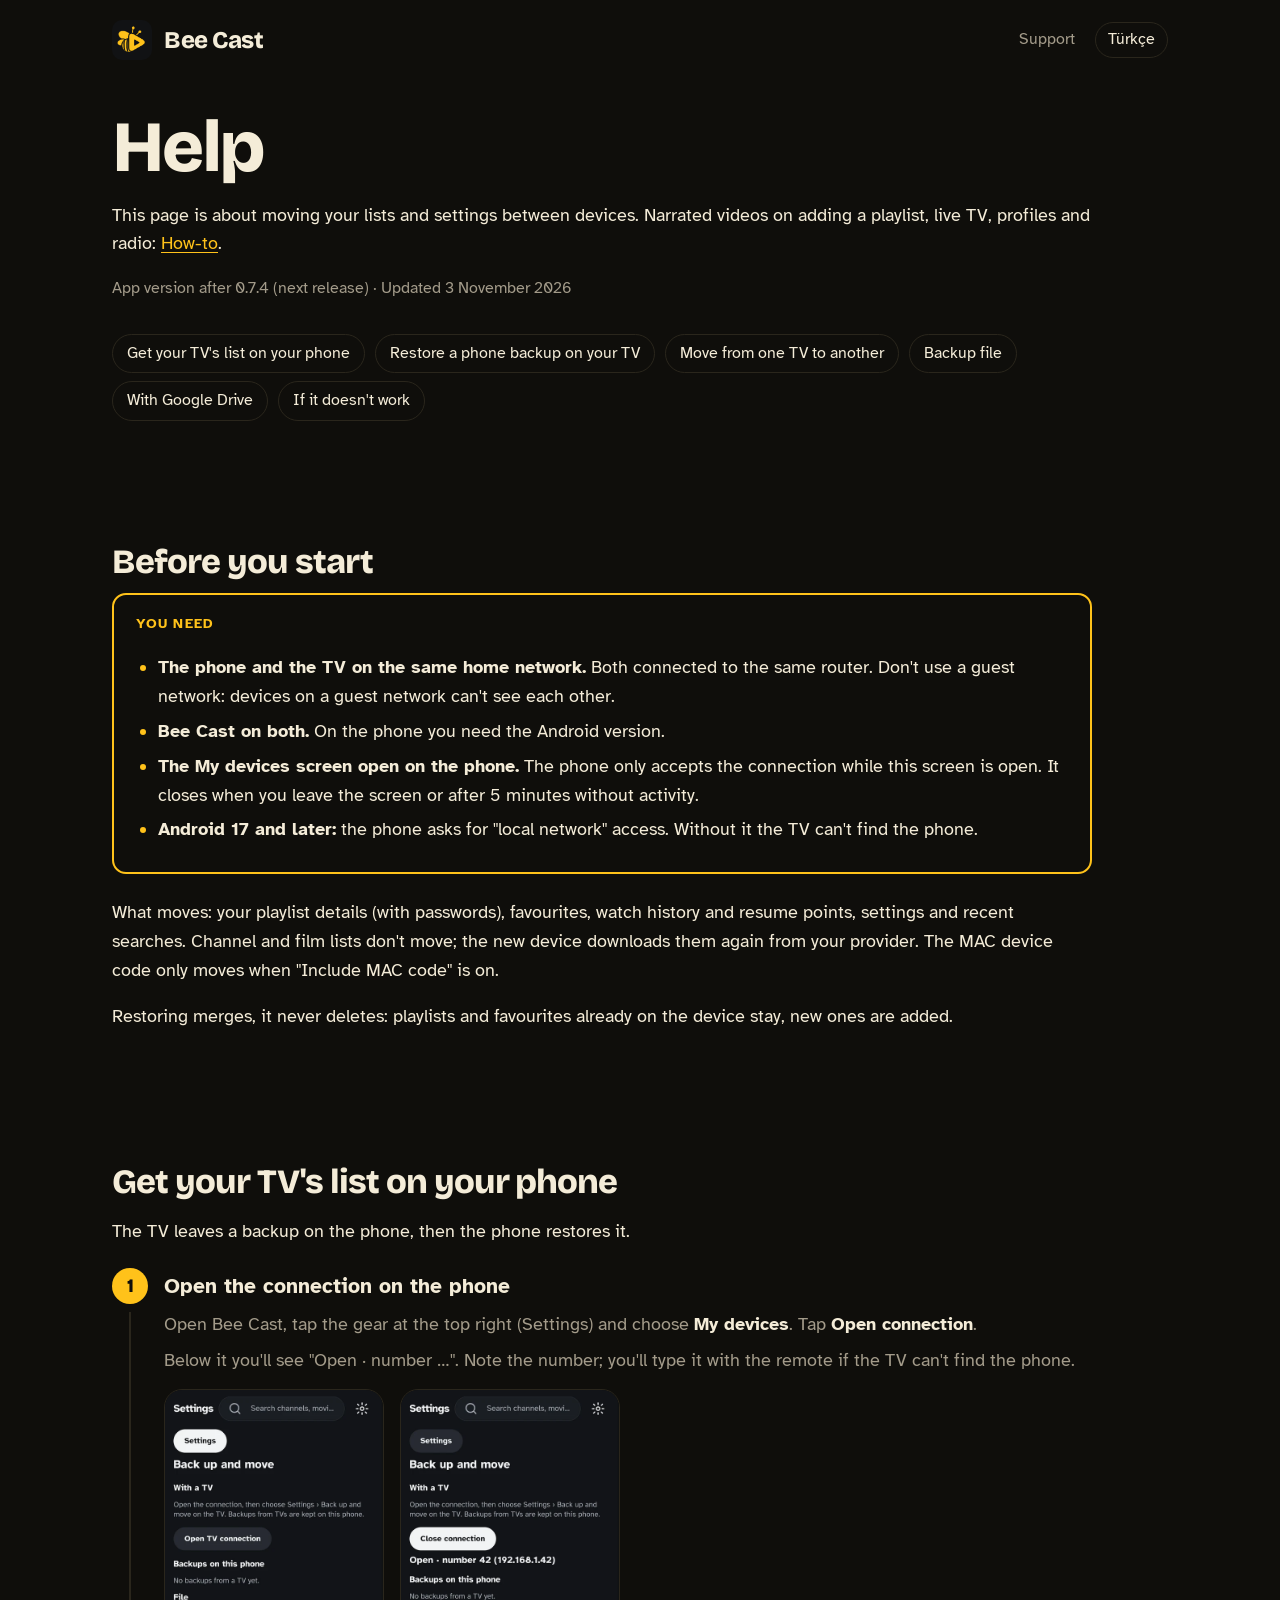
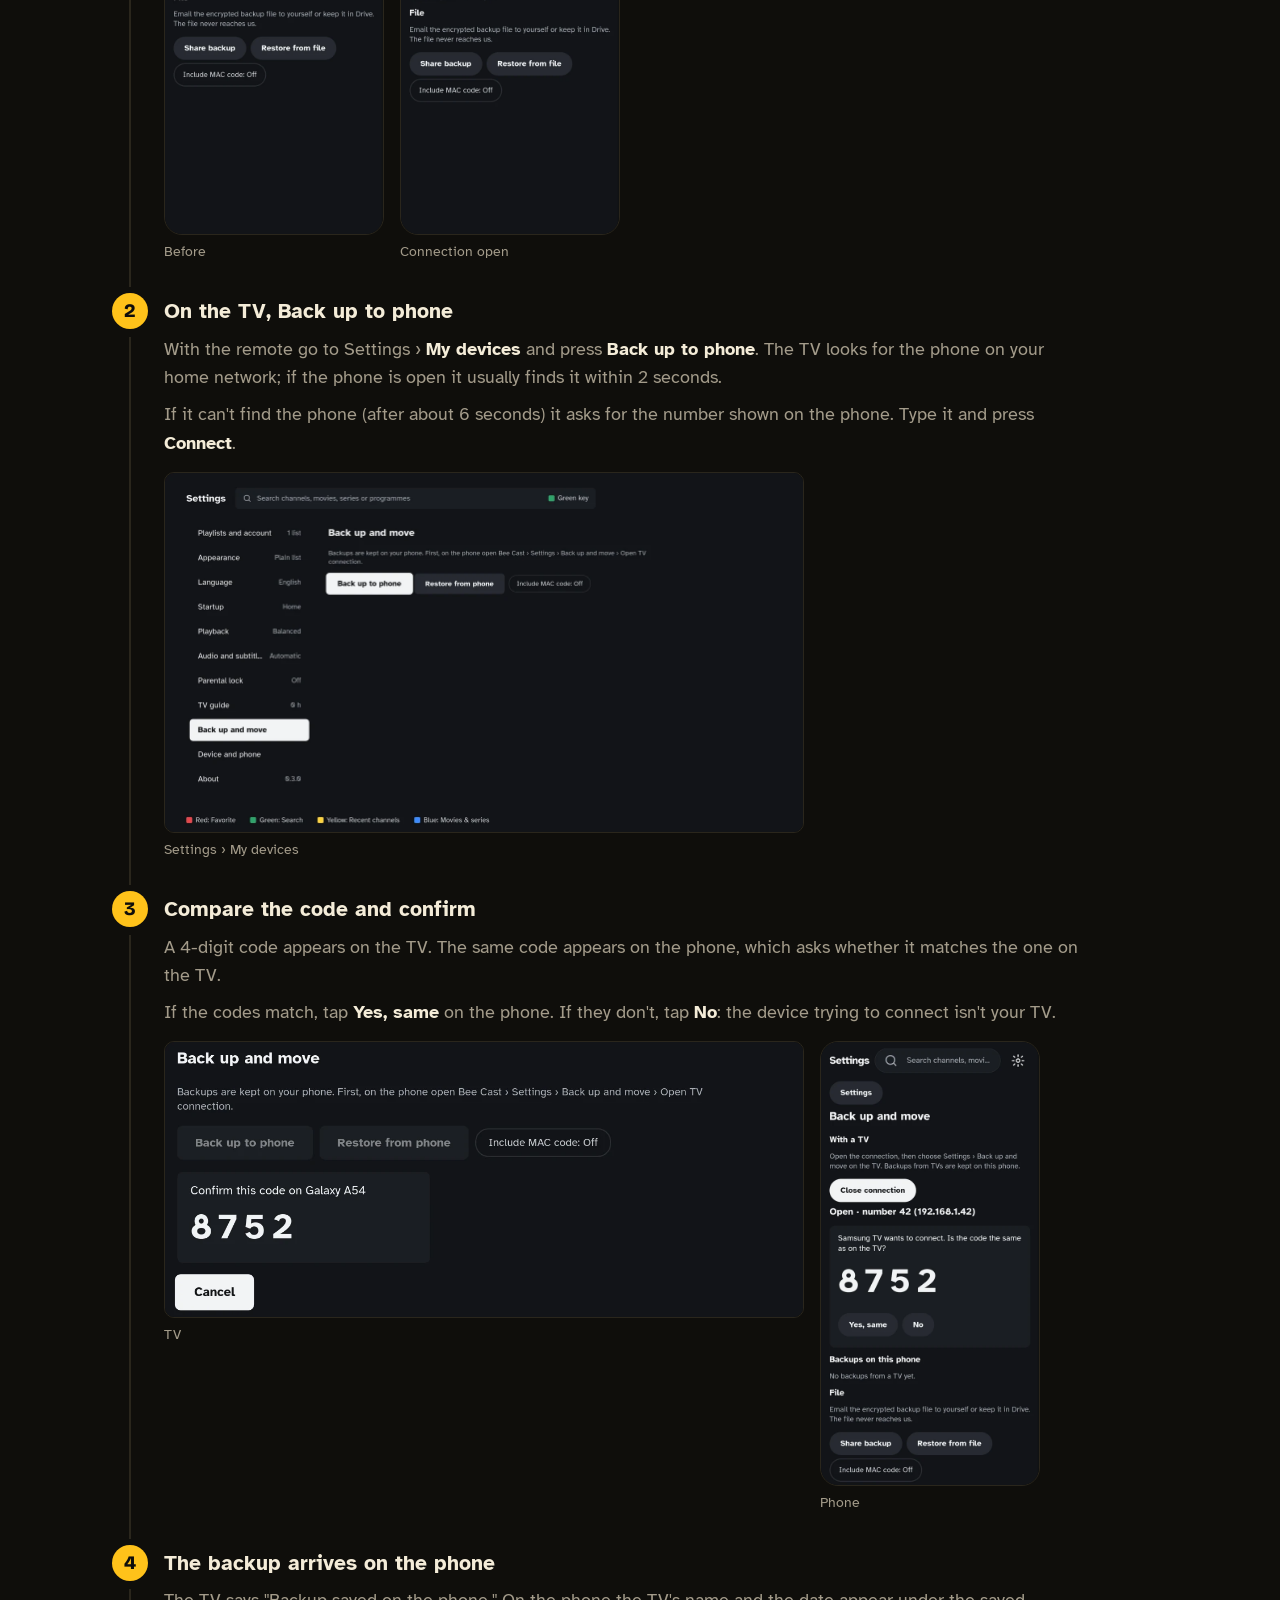
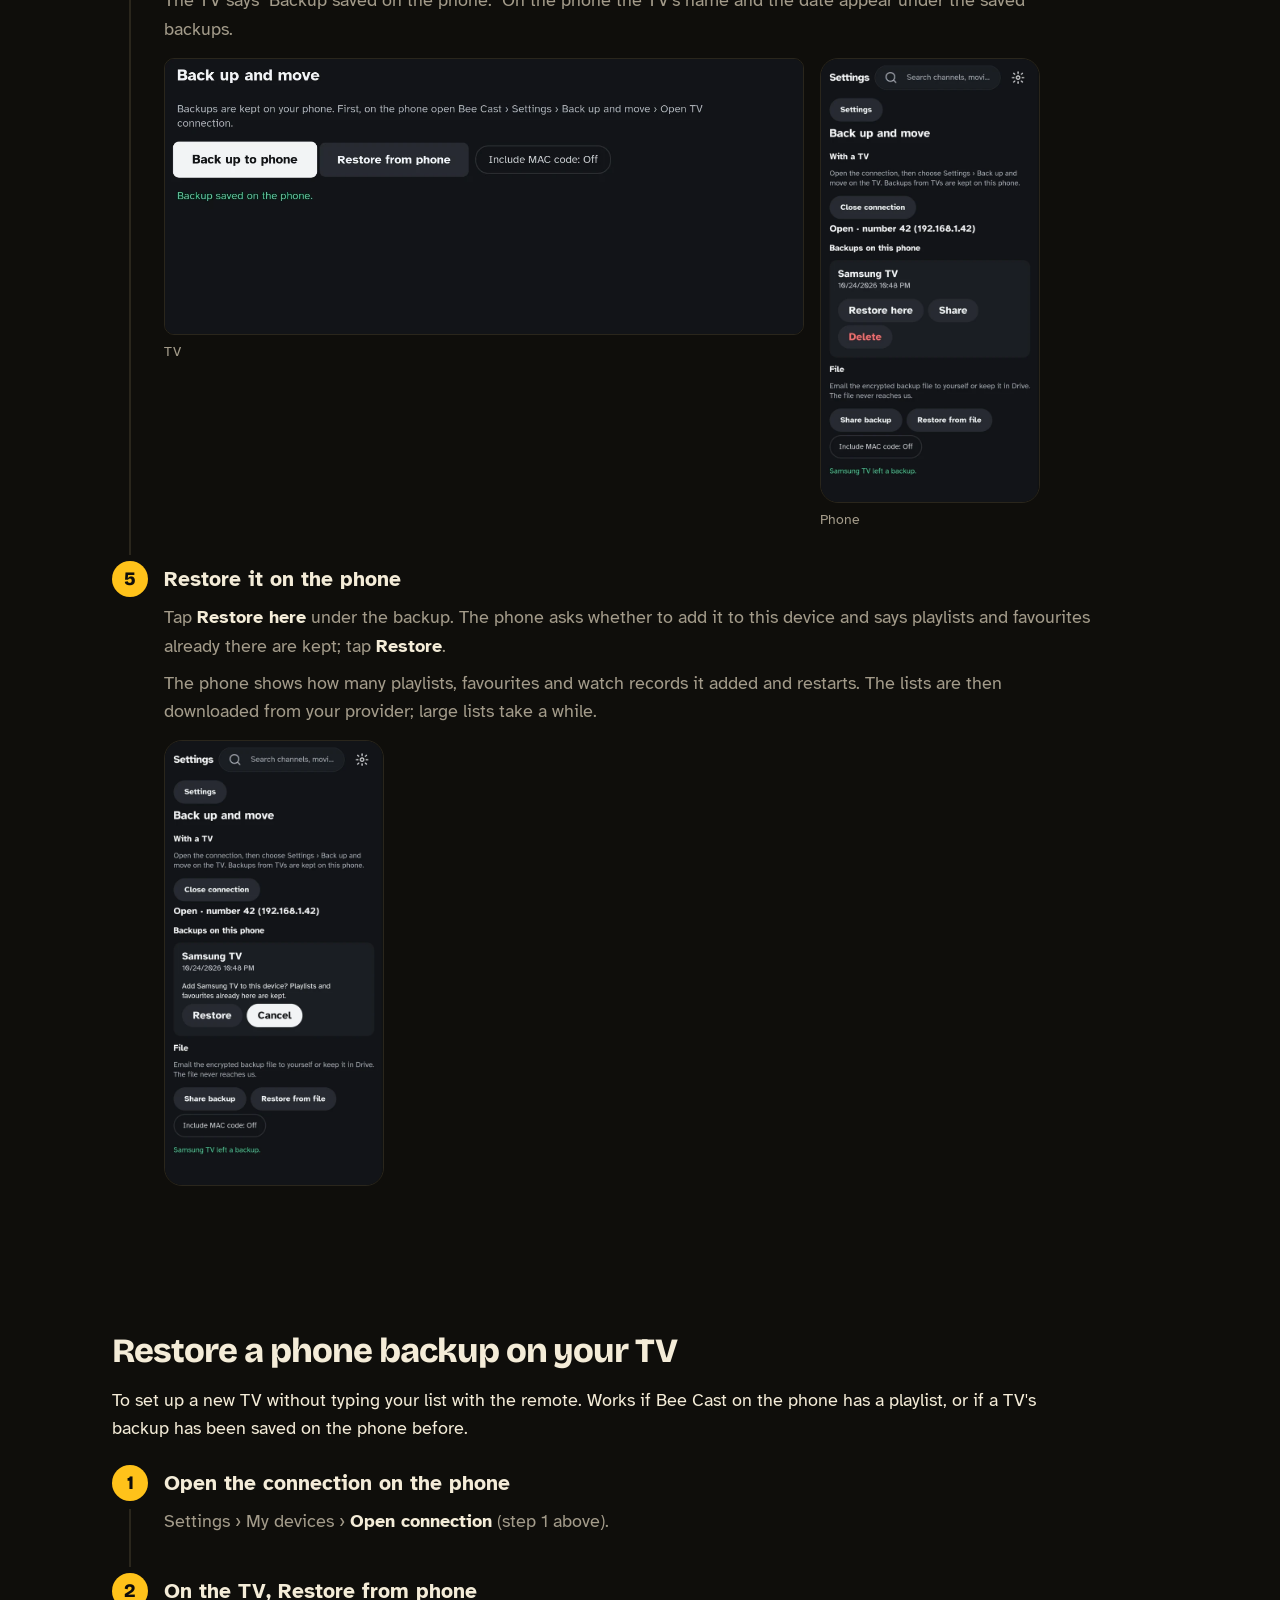
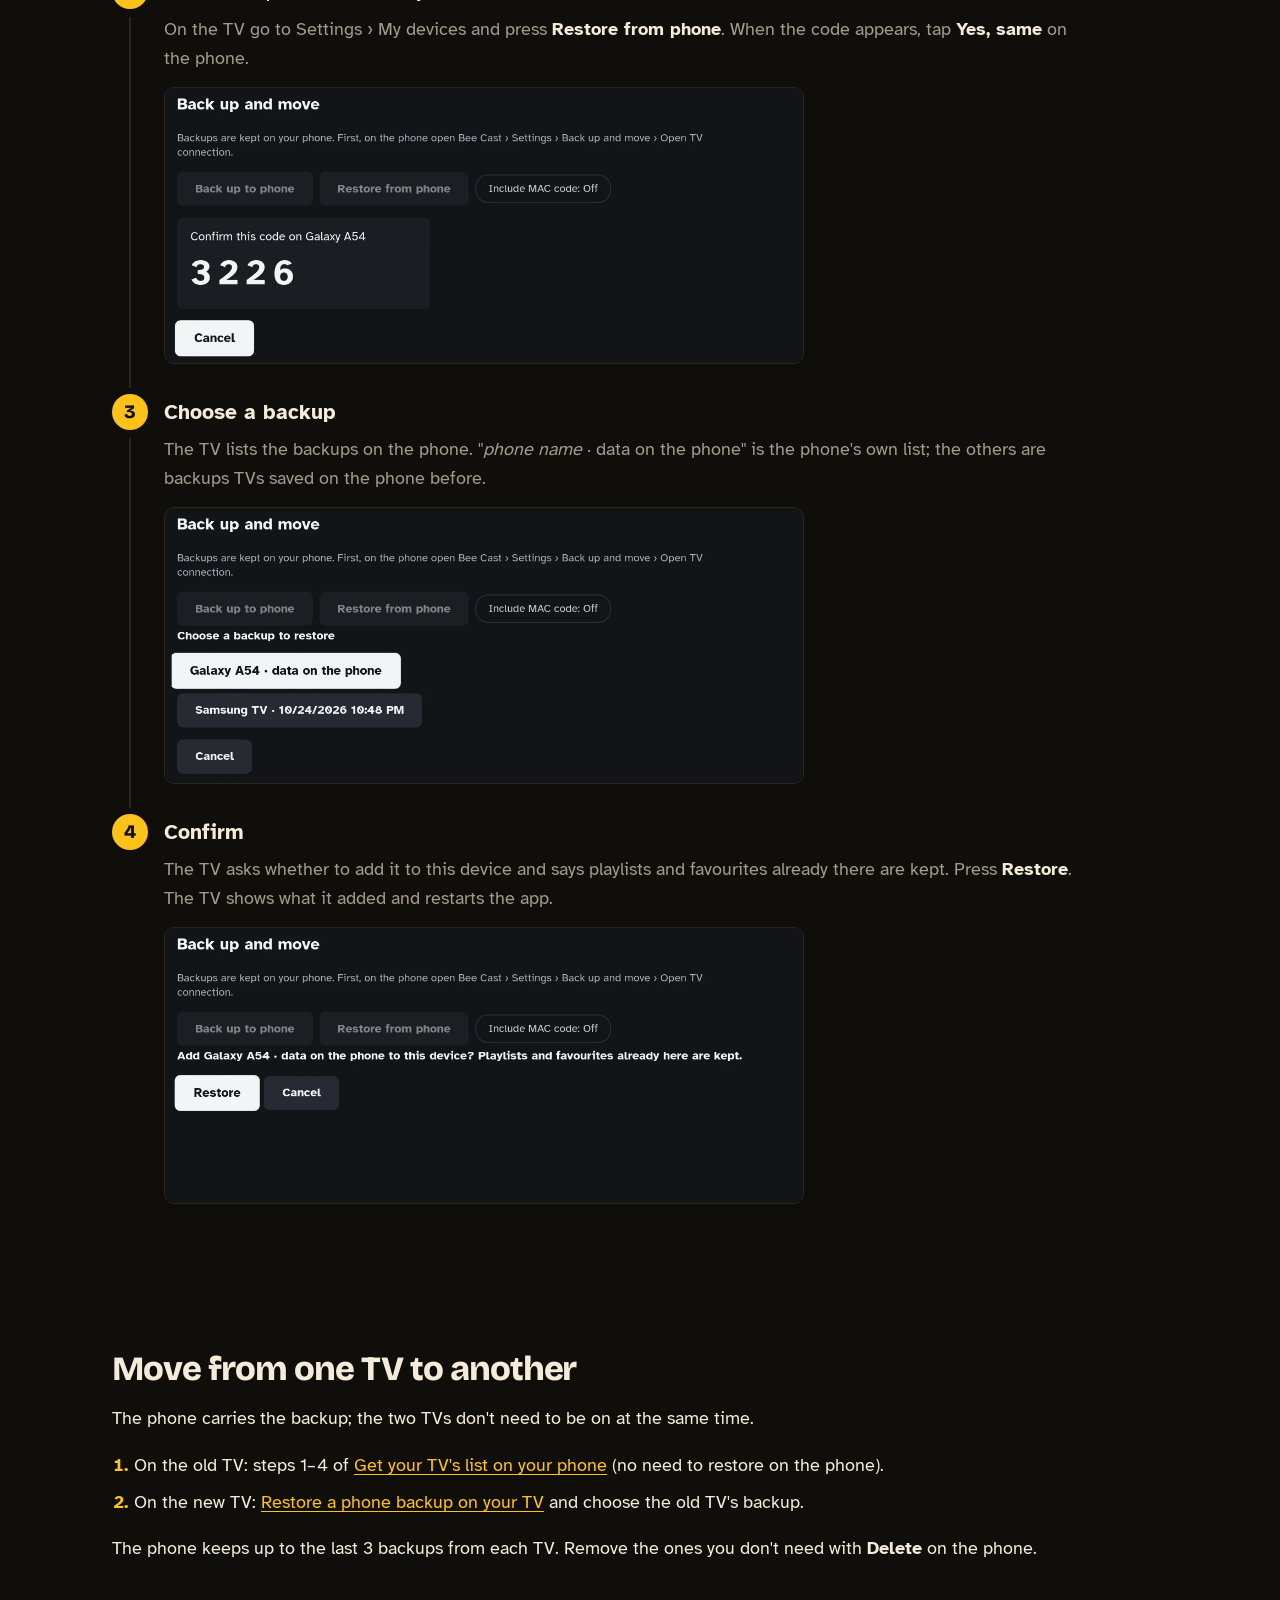
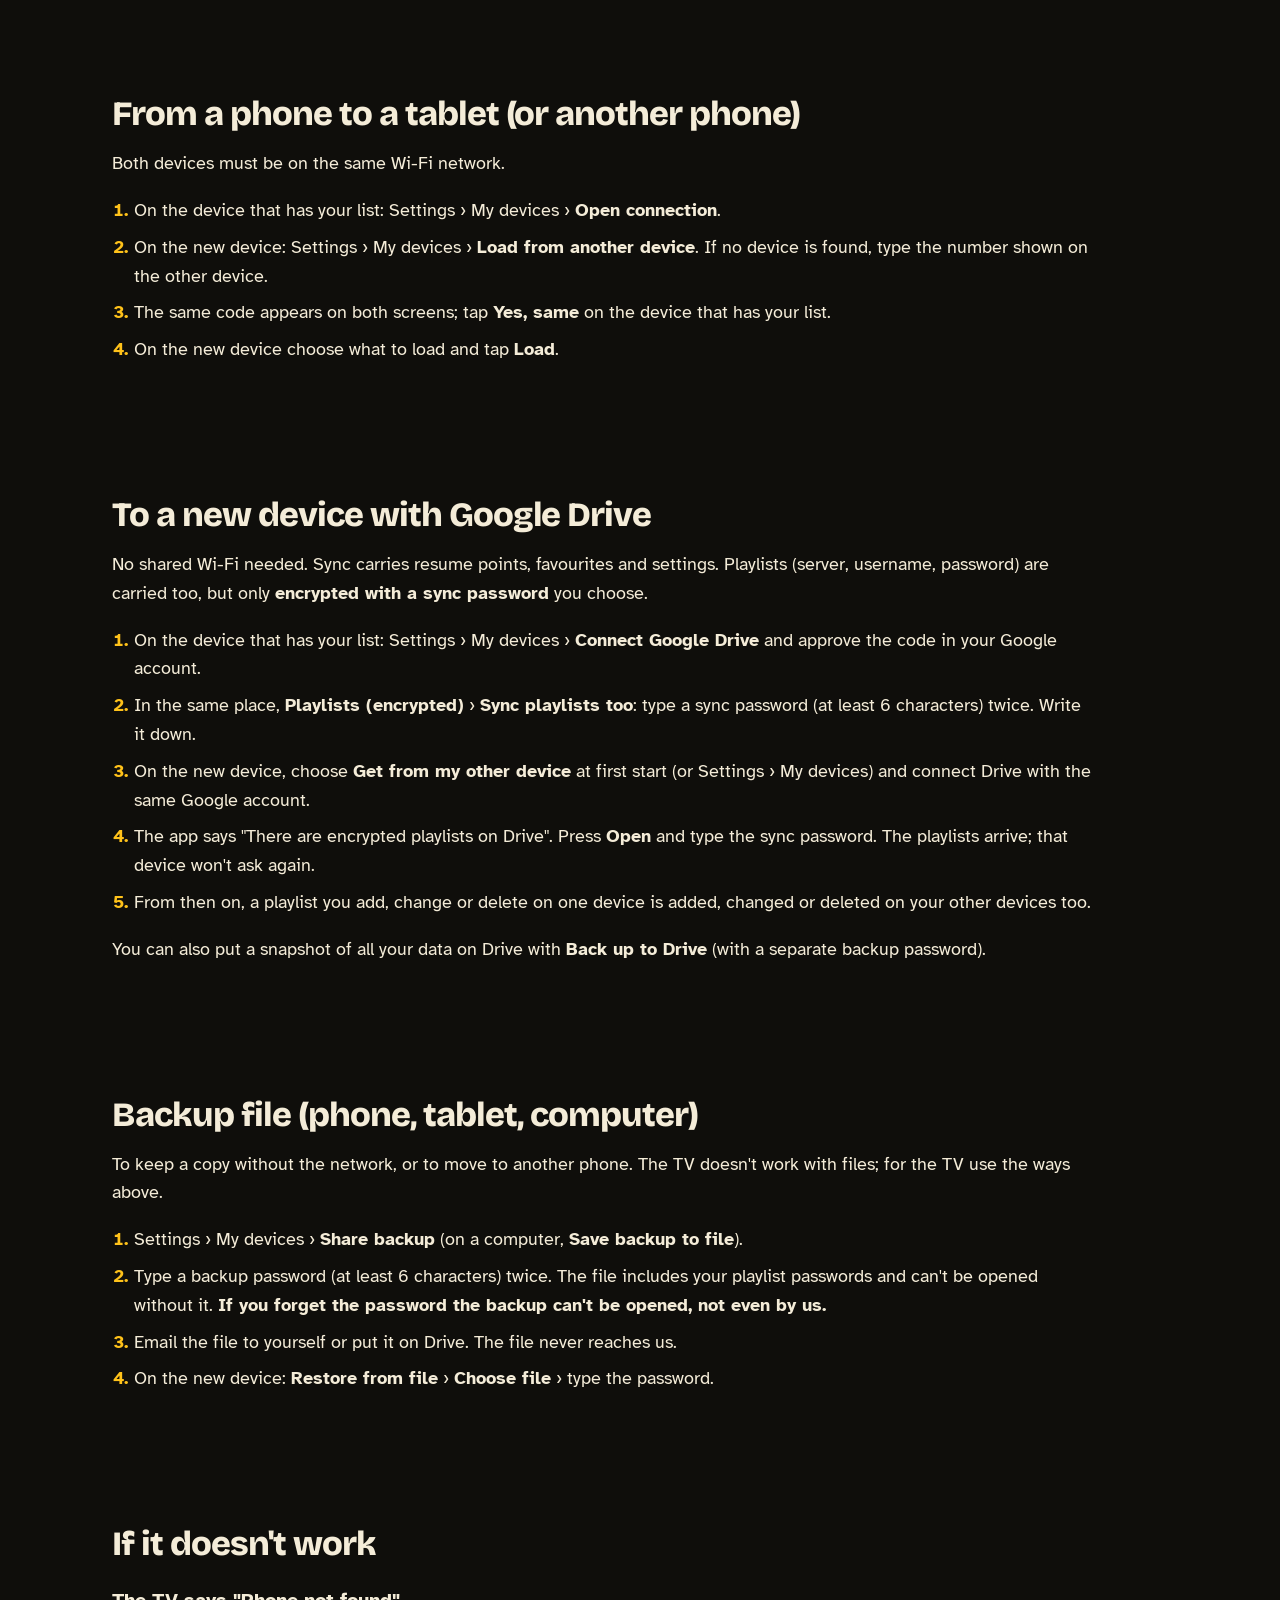
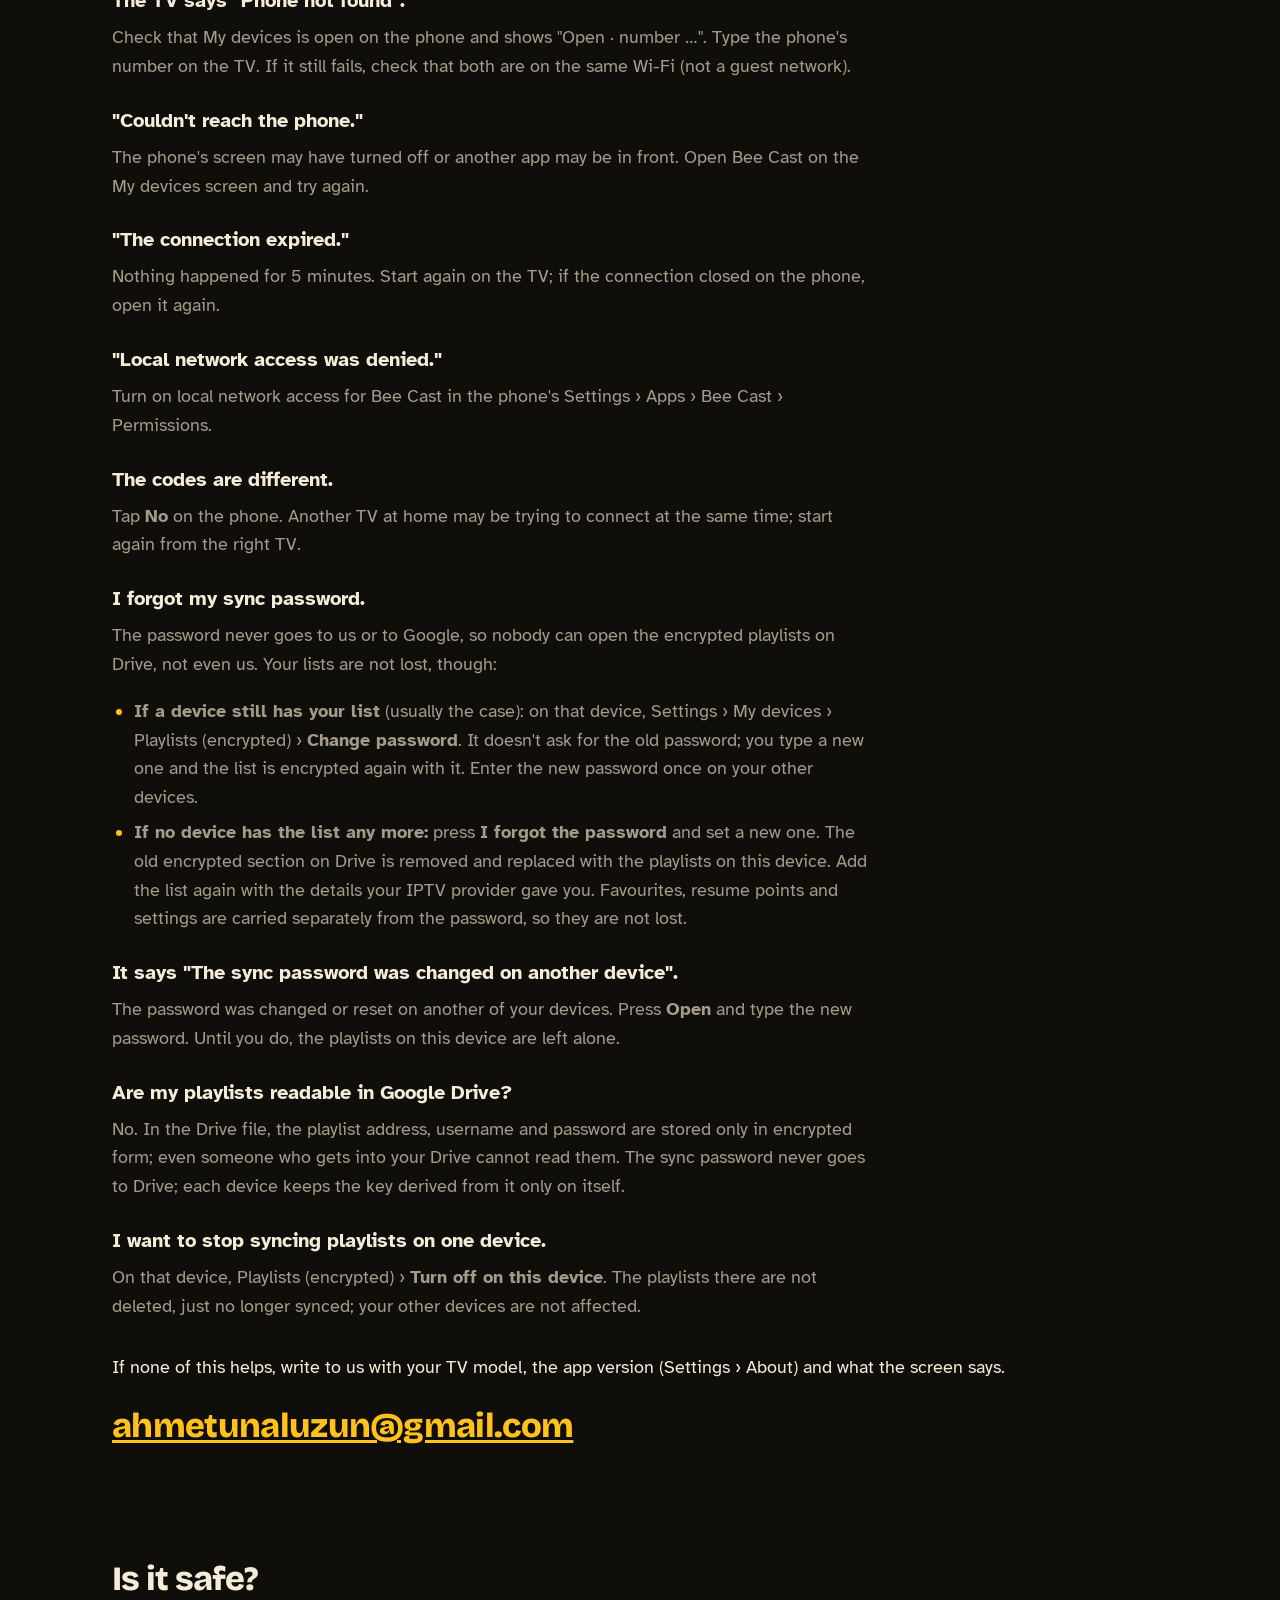
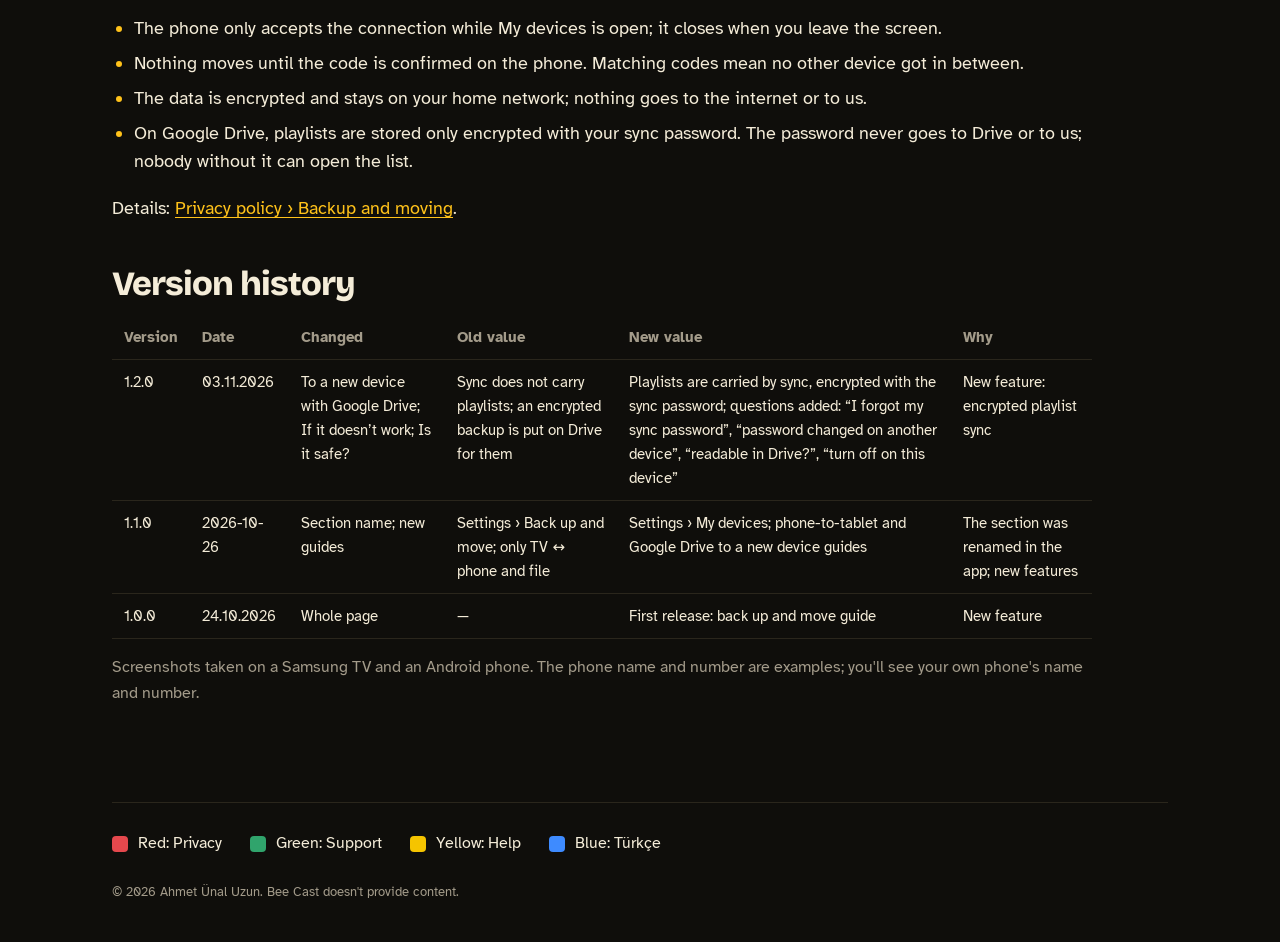
<file: en/help.html>
<!doctype html>
<html lang="en">
<head>
  <meta charset="utf-8">
  <meta name="viewport" content="width=device-width, initial-scale=1">
  <title>Help — Bee Cast</title>
  <meta name="description" content="Move your Bee Cast playlists, favourites and settings between your TV and phone, or keep them in a backup file.">
  <link rel="icon" href="../assets/img/simge-64.png" type="image/png">
  <link rel="alternate" hreflang="tr" href="../yardim.html">
  <link rel="stylesheet" href="../assets/site.css">
</head>
<body>
  <a class="skip" href="#content">Skip to content</a>
  <div class="wrap">
    <header class="top">
      <a class="brand" href="./" aria-label="Bee Cast home"><img src="../assets/img/isaret-64.png" alt="" width="40" height="40"><span>Bee Cast</span></a>
      <nav aria-label="Site">
        <a class="opt" href="./#support">Support</a>
        <a class="lang" href="../yardim.html" lang="tr" hreflang="tr">Türkçe</a>
      </nav>
    </header>

    <main id="content" class="doc doc--wide">
      <h1>Help</h1>
      <p>This page is about moving your lists and settings between devices. Narrated videos on adding a playlist, live TV, profiles and radio: <a href="how-to.html">How-to</a>.</p>
      <p class="meta">App version after 0.7.4 (next release) · Updated 3 November 2026</p>

      <nav class="toc" aria-label="On this page">
        <a href="#tv-to-phone">Get your TV's list on your phone</a>
        <a href="#phone-to-tv">Restore a phone backup on your TV</a>
        <a href="#tv-to-tv">Move from one TV to another</a>
        <a href="#file">Backup file</a>
        <a href="#drive">With Google Drive</a>
        <a href="#problems">If it doesn't work</a>
      </nav>

      <section id="before" aria-labelledby="h-before">
        <h2 id="h-before">Before you start</h2>
        <div class="need">
          <p class="need__title">You need</p>
          <ul>
            <li><b>The phone and the TV on the same home network.</b> Both connected to the same router. Don't use a guest network: devices on a guest network can't see each other.</li>
            <li><b>Bee Cast on both.</b> On the phone you need the Android version.</li>
            <li><b>The My devices screen open on the phone.</b> The phone only accepts the connection while this screen is open. It closes when you leave the screen or after 5 minutes without activity.</li>
            <li><b>Android 17 and later:</b> the phone asks for "local network" access. Without it the TV can't find the phone.</li>
          </ul>
        </div>
        <p>What moves: your playlist details (with passwords), favourites, watch history and resume points, settings and recent searches. Channel and film lists don't move; the new device downloads them again from your provider. The MAC device code only moves when "Include MAC code" is on.</p>
        <p>Restoring merges, it never deletes: playlists and favourites already on the device stay, new ones are added.</p>
      </section>

      <section id="tv-to-phone" aria-labelledby="h-tvp">
        <h2 id="h-tvp">Get your TV's list on your phone</h2>
        <p>The TV leaves a backup on the phone, then the phone restores it.</p>

        <ol class="steps">
          <li>
            <div class="steps__text">
              <h3>Open the connection on the phone</h3>
              <p>Open Bee Cast, tap the gear at the top right (Settings) and choose <b>My devices</b>. Tap <b>Open connection</b>.</p>
              <p>Below it you'll see "Open · number …". Note the number; you'll type it with the remote if the TV can't find the phone.</p>
            </div>
            <div class="shots">
              <figure class="shot shot--phone"><img src="../assets/img/help/phone-1-back-up-and-move.webp" width="540" height="1098" alt="Phone: Settings, My devices screen with the Open connection button." loading="lazy"><figcaption>Before</figcaption></figure>
              <figure class="shot shot--phone"><img src="../assets/img/help/phone-2-connection-open.webp" width="540" height="1098" alt="Connection open: Open, number 42." loading="lazy"><figcaption>Connection open</figcaption></figure>
            </div>
          </li>
          <li>
            <div class="steps__text">
              <h3>On the TV, Back up to phone</h3>
              <p>With the remote go to Settings › <b>My devices</b> and press <b>Back up to phone</b>. The TV looks for the phone on your home network; if the phone is open it usually finds it within 2 seconds.</p>
              <p>If it can't find the phone (after about 6 seconds) it asks for the number shown on the phone. Type it and press <b>Connect</b>.</p>
            </div>
            <div class="shots">
              <figure class="shot"><img src="../assets/img/help/tv-1-back-up-and-move.webp" width="1280" height="720" alt="TV: Settings, My devices with Back up to phone selected." loading="lazy"><figcaption>Settings › My devices</figcaption></figure>
            </div>
          </li>
          <li>
            <div class="steps__text">
              <h3>Compare the code and confirm</h3>
              <p>A 4-digit code appears on the TV. The same code appears on the phone, which asks whether it matches the one on the TV.</p>
              <p>If the codes match, tap <b>Yes, same</b> on the phone. If they don't, tap <b>No</b>: the device trying to connect isn't your TV.</p>
            </div>
            <div class="shots">
              <figure class="shot"><img src="../assets/img/help/tv-3-code.webp" width="1160" height="500" alt="TV: Confirm this code on Galaxy A54, code shown in large digits." loading="lazy"><figcaption>TV</figcaption></figure>
              <figure class="shot shot--phone"><img src="../assets/img/help/phone-3-confirm-code.webp" width="540" height="1098" alt="Phone: Samsung TV wants to connect, same code, Yes same and No buttons." loading="lazy"><figcaption>Phone</figcaption></figure>
            </div>
          </li>
          <li>
            <div class="steps__text">
              <h3>The backup arrives on the phone</h3>
              <p>The TV says "Backup saved on the phone." On the phone the TV's name and the date appear under the saved backups.</p>
            </div>
            <div class="shots">
              <figure class="shot"><img src="../assets/img/help/tv-4-saved.webp" width="1160" height="500" alt="TV: Backup saved on the phone." loading="lazy"><figcaption>TV</figcaption></figure>
              <figure class="shot shot--phone"><img src="../assets/img/help/phone-4-backup-received.webp" width="540" height="1098" alt="Phone: Samsung TV backup with Restore here, Share and Delete buttons." loading="lazy"><figcaption>Phone</figcaption></figure>
            </div>
          </li>
          <li>
            <div class="steps__text">
              <h3>Restore it on the phone</h3>
              <p>Tap <b>Restore here</b> under the backup. The phone asks whether to add it to this device and says playlists and favourites already there are kept; tap <b>Restore</b>.</p>
              <p>The phone shows how many playlists, favourites and watch records it added and restarts. The lists are then downloaded from your provider; large lists take a while.</p>
            </div>
            <div class="shots">
              <figure class="shot shot--phone"><img src="../assets/img/help/phone-5-restore-confirm.webp" width="540" height="1098" alt="Phone: add Samsung TV to this device question with Restore and Cancel buttons." loading="lazy"></figure>
            </div>
          </li>
        </ol>
      </section>

      <section id="phone-to-tv" aria-labelledby="h-ptv">
        <h2 id="h-ptv">Restore a phone backup on your TV</h2>
        <p>To set up a new TV without typing your list with the remote. Works if Bee Cast on the phone has a playlist, or if a TV's backup has been saved on the phone before.</p>
        <ol class="steps">
          <li>
            <div class="steps__text">
              <h3>Open the connection on the phone</h3>
              <p>Settings › My devices › <b>Open connection</b> (step 1 above).</p>
            </div>
          </li>
          <li>
            <div class="steps__text">
              <h3>On the TV, Restore from phone</h3>
              <p>On the TV go to Settings › My devices and press <b>Restore from phone</b>. When the code appears, tap <b>Yes, same</b> on the phone.</p>
            </div>
            <div class="shots">
              <figure class="shot"><img src="../assets/img/help/tv-5-restore-code.webp" width="1160" height="500" alt="TV: Confirm this code on Galaxy A54." loading="lazy"></figure>
            </div>
          </li>
          <li>
            <div class="steps__text">
              <h3>Choose a backup</h3>
              <p>The TV lists the backups on the phone. "<i>phone name</i> · data on the phone" is the phone's own list; the others are backups TVs saved on the phone before.</p>
            </div>
            <div class="shots">
              <figure class="shot"><img src="../assets/img/help/tv-6-choose-backup.webp" width="1160" height="500" alt="TV: Choose a backup to restore. Galaxy A54 data on the phone, and a Samsung TV backup." loading="lazy"></figure>
            </div>
          </li>
          <li>
            <div class="steps__text">
              <h3>Confirm</h3>
              <p>The TV asks whether to add it to this device and says playlists and favourites already there are kept. Press <b>Restore</b>. The TV shows what it added and restarts the app.</p>
            </div>
            <div class="shots">
              <figure class="shot"><img src="../assets/img/help/tv-7-restore-confirm.webp" width="1160" height="500" alt="TV: add to this device question with Restore and Cancel buttons." loading="lazy"></figure>
            </div>
          </li>
        </ol>
      </section>

      <section id="tv-to-tv" aria-labelledby="h-tvtv">
        <h2 id="h-tvtv">Move from one TV to another</h2>
        <p>The phone carries the backup; the two TVs don't need to be on at the same time.</p>
        <ol class="plain">
          <li>On the old TV: steps 1–4 of <a href="#tv-to-phone">Get your TV's list on your phone</a> (no need to restore on the phone).</li>
          <li>On the new TV: <a href="#phone-to-tv">Restore a phone backup on your TV</a> and choose the old TV's backup.</li>
        </ol>
        <p>The phone keeps up to the last 3 backups from each TV. Remove the ones you don't need with <b>Delete</b> on the phone.</p>
      </section>

      <section id="phone-tablet" aria-labelledby="h-pt">
        <h2 id="h-pt">From a phone to a tablet (or another phone)</h2>
        <p>Both devices must be on the same Wi-Fi network.</p>
        <ol class="plain">
          <li>On the device that has your list: Settings › My devices › <b>Open connection</b>.</li>
          <li>On the new device: Settings › My devices › <b>Load from another device</b>. If no device is found, type the number shown on the other device.</li>
          <li>The same code appears on both screens; tap <b>Yes, same</b> on the device that has your list.</li>
          <li>On the new device choose what to load and tap <b>Load</b>.</li>
        </ol>
      </section>

      <section id="drive" aria-labelledby="h-dr">
        <h2 id="h-dr">To a new device with Google Drive</h2>
        <p>No shared Wi-Fi needed. Sync carries resume points, favourites and settings. Playlists (server, username, password) are carried too, but only <b>encrypted with a sync password</b> you choose.</p>
        <ol class="plain">
          <li>On the device that has your list: Settings › My devices › <b>Connect Google Drive</b> and approve the code in your Google account.</li>
          <li>In the same place, <b>Playlists (encrypted)</b> › <b>Sync playlists too</b>: type a sync password (at least 6 characters) twice. Write it down.</li>
          <li>On the new device, choose <b>Get from my other device</b> at first start (or Settings › My devices) and connect Drive with the same Google account.</li>
          <li>The app says "There are encrypted playlists on Drive". Press <b>Open</b> and type the sync password. The playlists arrive; that device won't ask again.</li>
          <li>From then on, a playlist you add, change or delete on one device is added, changed or deleted on your other devices too.</li>
        </ol>
        <p>You can also put a snapshot of all your data on Drive with <b>Back up to Drive</b> (with a separate backup password).</p>
      </section>

      <section id="file" aria-labelledby="h-file">
        <h2 id="h-file">Backup file (phone, tablet, computer)</h2>
        <p>To keep a copy without the network, or to move to another phone. The TV doesn't work with files; for the TV use the ways above.</p>
        <ol class="plain">
          <li>Settings › My devices › <b>Share backup</b> (on a computer, <b>Save backup to file</b>).</li>
          <li>Type a backup password (at least 6 characters) twice. The file includes your playlist passwords and can't be opened without it. <b>If you forget the password the backup can't be opened, not even by us.</b></li>
          <li>Email the file to yourself or put it on Drive. The file never reaches us.</li>
          <li>On the new device: <b>Restore from file</b> › <b>Choose file</b> › type the password.</li>
        </ol>
      </section>

      <section id="problems" aria-labelledby="h-pr">
        <h2 id="h-pr">If it doesn't work</h2>
        <dl class="faq">
          <dt>The TV says "Phone not found".</dt>
          <dd>Check that My devices is open on the phone and shows "Open · number …". Type the phone's number on the TV. If it still fails, check that both are on the same Wi-Fi (not a guest network).</dd>
          <dt>"Couldn't reach the phone."</dt>
          <dd>The phone's screen may have turned off or another app may be in front. Open Bee Cast on the My devices screen and try again.</dd>
          <dt>"The connection expired."</dt>
          <dd>Nothing happened for 5 minutes. Start again on the TV; if the connection closed on the phone, open it again.</dd>
          <dt>"Local network access was denied."</dt>
          <dd>Turn on local network access for Bee Cast in the phone's Settings › Apps › Bee Cast › Permissions.</dd>
          <dt>The codes are different.</dt>
          <dd>Tap <b>No</b> on the phone. Another TV at home may be trying to connect at the same time; start again from the right TV.</dd>
          <dt id="forgot-password">I forgot my sync password.</dt>
          <dd>The password never goes to us or to Google, so nobody can open the encrypted playlists on Drive, not even us. Your lists are not lost, though:
            <ul>
              <li><b>If a device still has your list</b> (usually the case): on that device, Settings › My devices › Playlists (encrypted) › <b>Change password</b>. It doesn't ask for the old password; you type a new one and the list is encrypted again with it. Enter the new password once on your other devices.</li>
              <li><b>If no device has the list any more:</b> press <b>I forgot the password</b> and set a new one. The old encrypted section on Drive is removed and replaced with the playlists on this device. Add the list again with the details your IPTV provider gave you. Favourites, resume points and settings are carried separately from the password, so they are not lost.</li>
            </ul>
          </dd>
          <dt>It says "The sync password was changed on another device".</dt>
          <dd>The password was changed or reset on another of your devices. Press <b>Open</b> and type the new password. Until you do, the playlists on this device are left alone.</dd>
          <dt>Are my playlists readable in Google Drive?</dt>
          <dd>No. In the Drive file, the playlist address, username and password are stored only in encrypted form; even someone who gets into your Drive cannot read them. The sync password never goes to Drive; each device keeps the key derived from it only on itself.</dd>
          <dt>I want to stop syncing playlists on one device.</dt>
          <dd>On that device, Playlists (encrypted) › <b>Turn off on this device</b>. The playlists there are not deleted, just no longer synced; your other devices are not affected.</dd>
        </dl>
        <p style="margin-top:32px">If none of this helps, write to us with your TV model, the app version (Settings › About) and what the screen says.</p>
        <a class="mail" href="mailto:ahmetunaluzun@gmail.com?subject=Bee%20Cast%20help">ahmetunaluzun@gmail.com</a>
      </section>

      <section id="safety" aria-labelledby="h-sa">
        <h2 id="h-sa">Is it safe?</h2>
        <ul>
          <li>The phone only accepts the connection while My devices is open; it closes when you leave the screen.</li>
          <li>Nothing moves until the code is confirmed on the phone. Matching codes mean no other device got in between.</li>
          <li>The data is encrypted and stays on your home network; nothing goes to the internet or to us.</li>
          <li>On Google Drive, playlists are stored only encrypted with your sync password. The password never goes to Drive or to us; nobody without it can open the list.</li>
        </ul>
        <p>Details: <a href="privacy.html#backup">Privacy policy › Backup and moving</a>.</p>
      </section>

      <h2 id="version-history">Version history</h2>
      <div class="table-wrap">
        <table>
          <thead><tr><th>Version</th><th>Date</th><th>Changed</th><th>Old value</th><th>New value</th><th>Why</th></tr></thead>
          <tbody>
            <tr><td>1.2.0</td><td>03.11.2026</td><td>To a new device with Google Drive; If it doesn’t work; Is it safe?</td><td>Sync does not carry playlists; an encrypted backup is put on Drive for them</td><td>Playlists are carried by sync, encrypted with the sync password; questions added: “I forgot my sync password”, “password changed on another device”, “readable in Drive?”, “turn off on this device”</td><td>New feature: encrypted playlist sync</td></tr>
            <tr><td>1.1.0</td><td>2026-10-26</td><td>Section name; new guides</td><td>Settings › Back up and move; only TV ↔ phone and file</td><td>Settings › My devices; phone-to-tablet and Google Drive to a new device guides</td><td>The section was renamed in the app; new features</td></tr>
            <tr><td>1.0.0</td><td>24.10.2026</td><td>Whole page</td><td>—</td><td>First release: back up and move guide</td><td>New feature</td></tr>
          </tbody>
        </table>
      </div>
      <p class="meta" style="margin-top:16px">Screenshots taken on a Samsung TV and an Android phone. The phone name and number are examples; you'll see your own phone's name and number.</p>
    </main>

    <footer class="foot">
      <ul class="keys" aria-label="Shortcuts">
        <li><a href="privacy.html"><i class="k-red" aria-hidden="true"></i>Red: Privacy</a></li>
        <li><a href="./#support"><i class="k-green" aria-hidden="true"></i>Green: Support</a></li>
        <li><a href="#content"><i class="k-yellow" aria-hidden="true"></i>Yellow: Help</a></li>
        <li><a href="../yardim.html" lang="tr"><i class="k-blue" aria-hidden="true"></i>Blue: Türkçe</a></li>
      </ul>
      <small>© 2026 Ahmet Ünal Uzun. Bee Cast doesn't provide content.</small>
    </footer>
  </div>
</body>
</html>
</file>
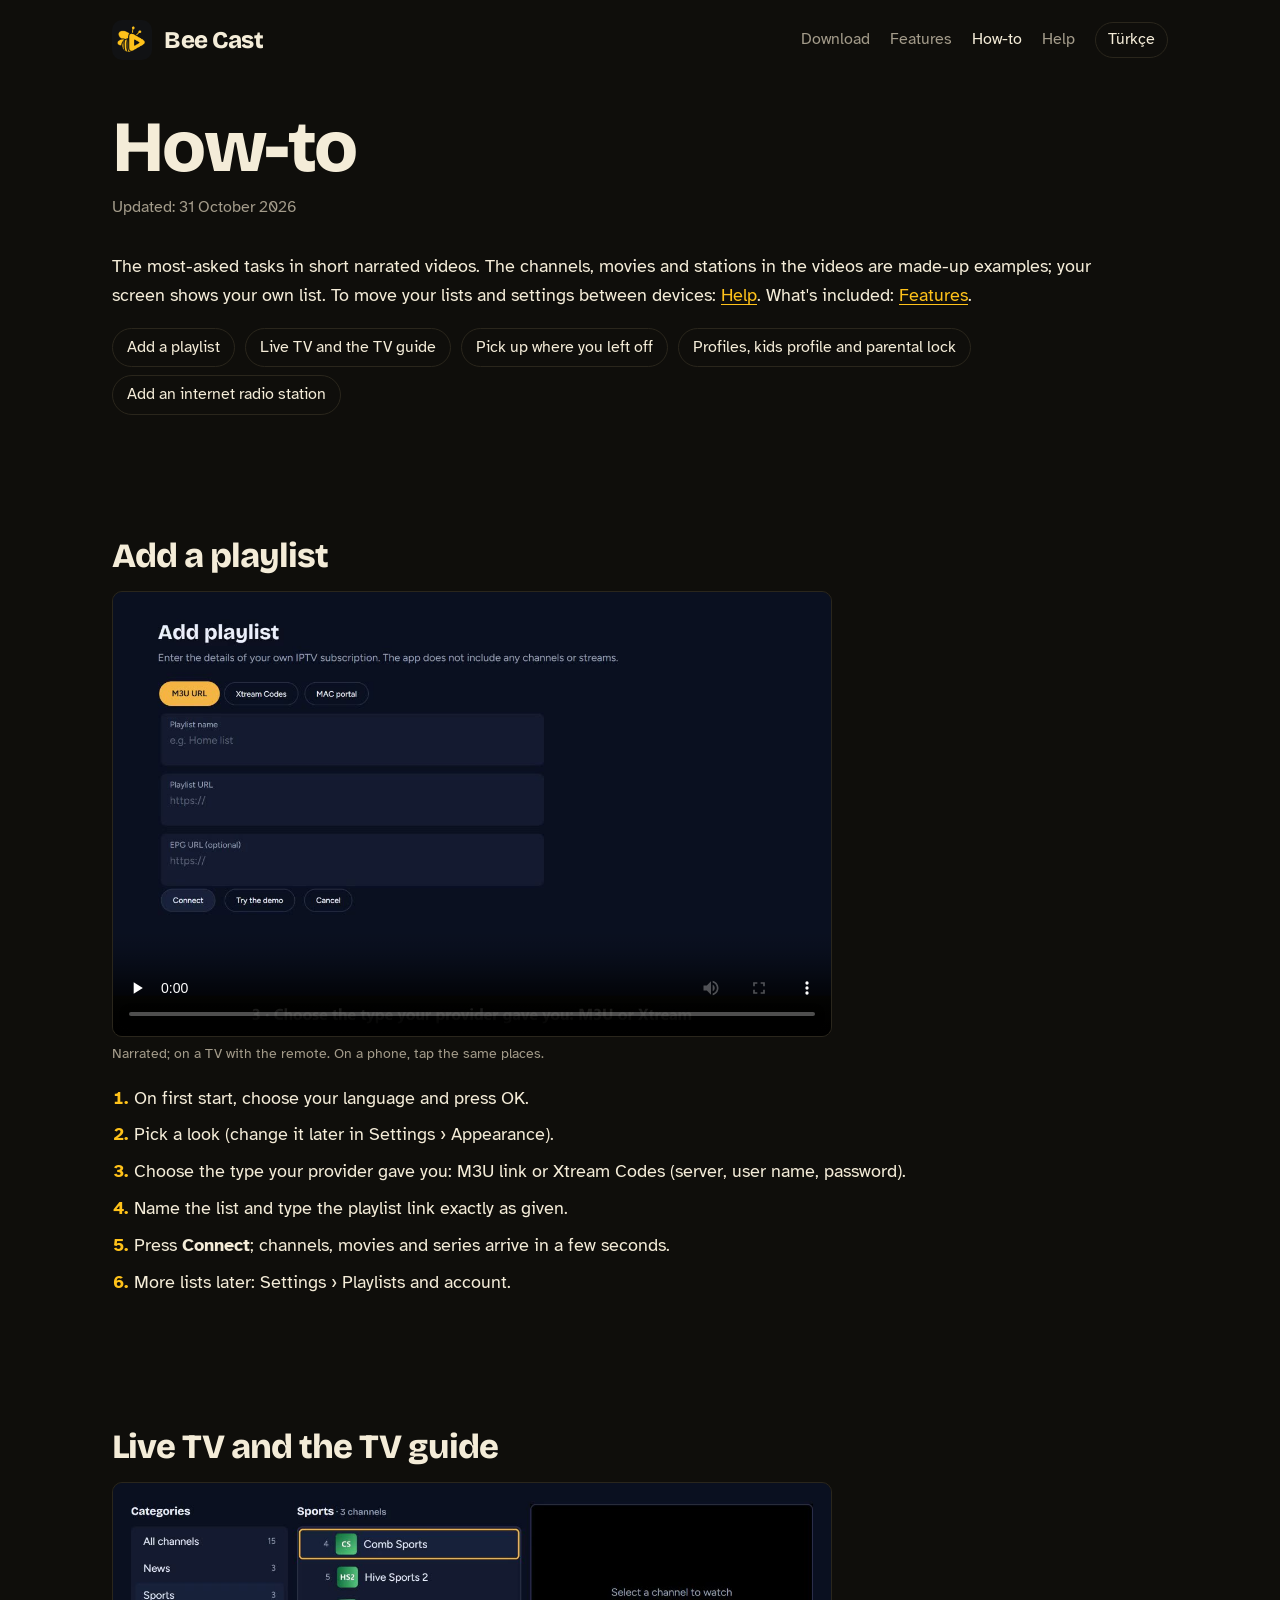
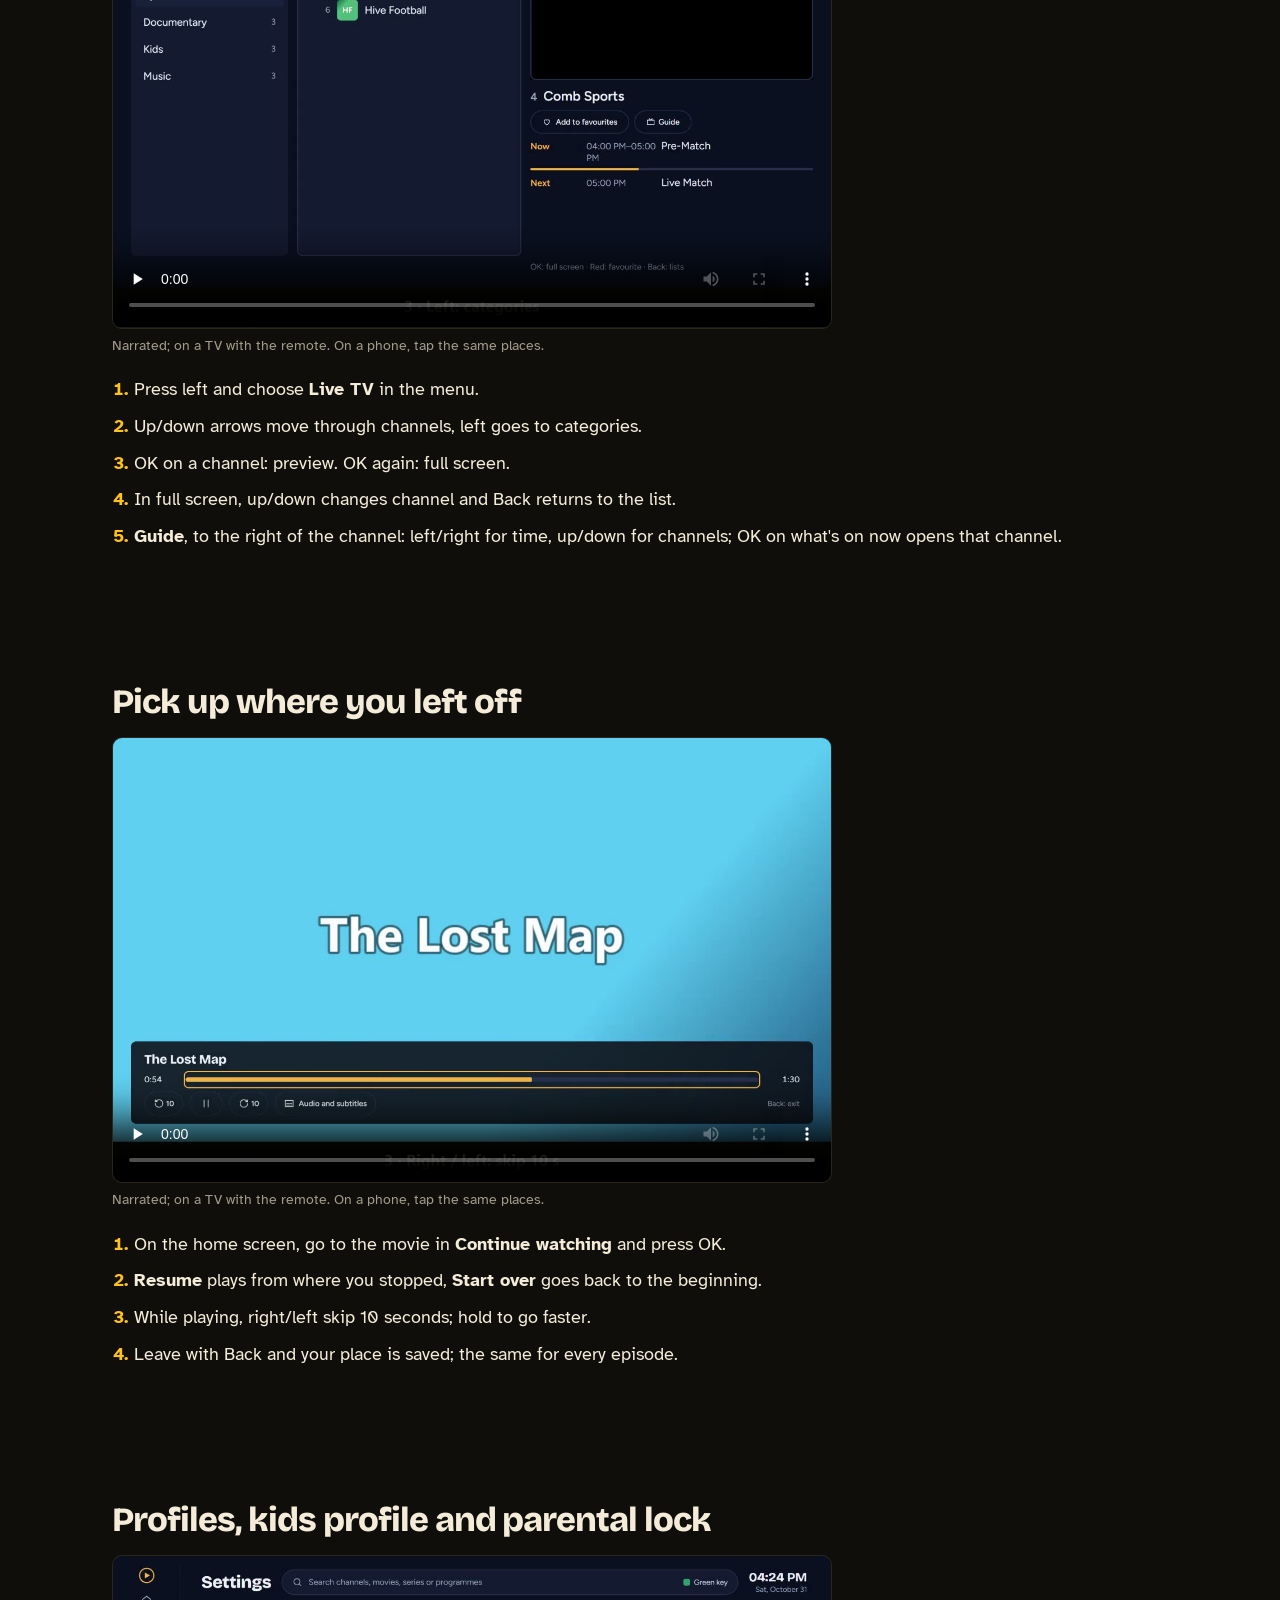
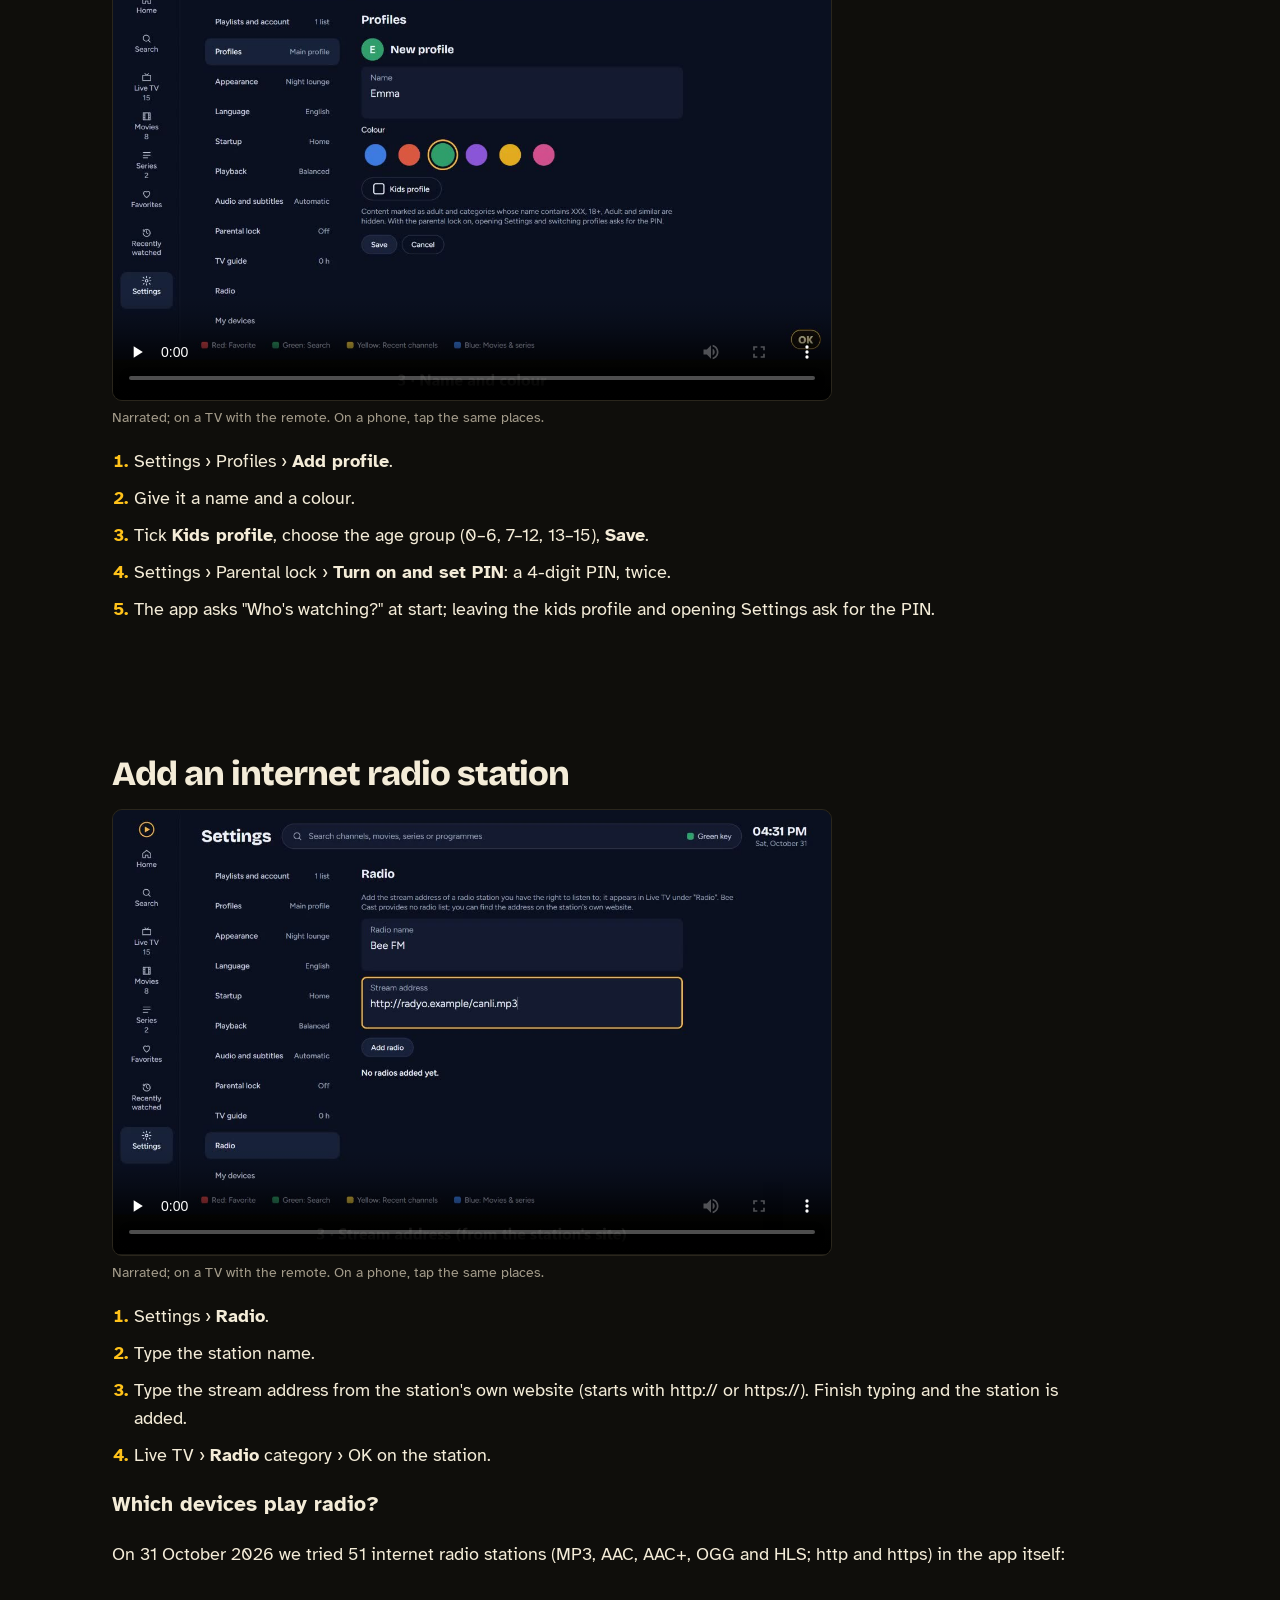
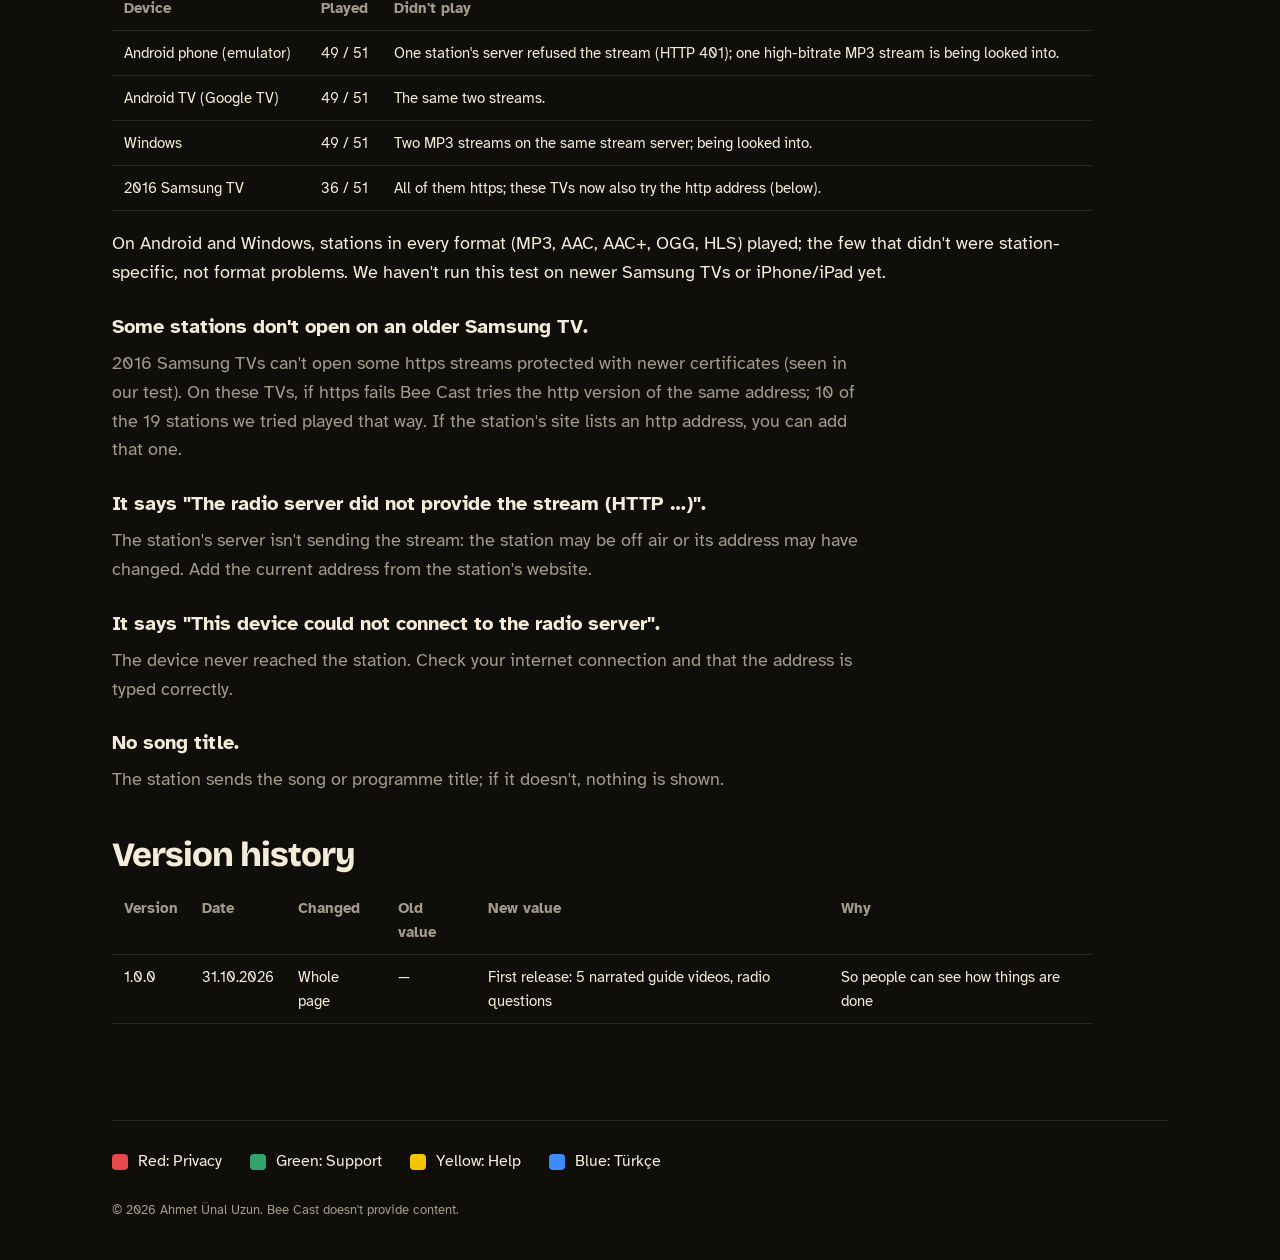
<file: en/how-to.html>
<!doctype html>
<html lang="en">
<head>
  <meta charset="utf-8">
  <meta name="viewport" content="width=device-width, initial-scale=1">
  <title>How-to — Bee Cast</title>
  <meta name="description" content="Narrated Bee Cast guide videos: adding a playlist, live TV and the guide, resuming, profiles and parental lock, internet radio.">
  <link rel="icon" href="../assets/img/simge-64.png" type="image/png">
  <link rel="alternate" hreflang="tr" href="../nasil-yapilir.html">
  <link rel="stylesheet" href="../assets/site.css">
</head>
<body>
  <a class="skip" href="#content">Skip to content</a>
  <div class="wrap">
    <header class="top">
      <a class="brand" href="./" aria-label="Bee Cast home"><img src="../assets/img/isaret-64.png" alt="" width="40" height="40"><span>Bee Cast</span></a>
      <nav aria-label="Site">
        <a class="opt" href="download.html">Download</a>
        <a class="opt" href="features.html">Features</a>
        <a class="opt" href="how-to.html" aria-current="page">How-to</a>
        <a class="opt" href="help.html">Help</a>
        <a class="lang" href="../nasil-yapilir.html" lang="tr" hreflang="tr">Türkçe</a>
      </nav>
    </header>

    <main id="content" class="doc doc--wide">
      <h1>How-to</h1>
      <p class="meta">Updated: 31 October 2026</p>
      <p>The most-asked tasks in short narrated videos. The channels, movies and stations in the videos are made-up examples; your screen shows your own list.
        To move your lists and settings between devices: <a href="help.html">Help</a>. What's included: <a href="features.html">Features</a>.</p>
      <nav class="toc" aria-label="On this page">
        <a href="#playlist">Add a playlist</a>
        <a href="#live-tv">Live TV and the TV guide</a>
        <a href="#resume">Pick up where you left off</a>
        <a href="#profiles">Profiles, kids profile and parental lock</a>
        <a href="#radio">Add an internet radio station</a>
      </nav>

      <section id="playlist" aria-labelledby="h-playlist">
        <h2 id="h-playlist">Add a playlist</h2>
        <figure class="vid vid--wide">
          <video controls preload="none" playsinline poster="../assets/video/rehber-playlist-en.jpg" width="1280" height="792">
            <source src="../assets/video/rehber-playlist-en.mp4" type="video/mp4">
          </video>
          <figcaption>Narrated; on a TV with the remote. On a phone, tap the same places.</figcaption>
        </figure>
        <ol class="plain">
          <li>On first start, choose your language and press OK.</li>
          <li>Pick a look (change it later in Settings › Appearance).</li>
          <li>Choose the type your provider gave you: M3U link or Xtream Codes (server, user name, password).</li>
          <li>Name the list and type the playlist link exactly as given.</li>
          <li>Press <b>Connect</b>; channels, movies and series arrive in a few seconds.</li>
          <li>More lists later: Settings › Playlists and account.</li>
        </ol>
      </section>

      <section id="live-tv" aria-labelledby="h-live-tv">
        <h2 id="h-live-tv">Live TV and the TV guide</h2>
        <figure class="vid vid--wide">
          <video controls preload="none" playsinline poster="../assets/video/rehber-canli-tv-en.jpg" width="1280" height="792">
            <source src="../assets/video/rehber-canli-tv-en.mp4" type="video/mp4">
          </video>
          <figcaption>Narrated; on a TV with the remote. On a phone, tap the same places.</figcaption>
        </figure>
        <ol class="plain">
          <li>Press left and choose <b>Live TV</b> in the menu.</li>
          <li>Up/down arrows move through channels, left goes to categories.</li>
          <li>OK on a channel: preview. OK again: full screen.</li>
          <li>In full screen, up/down changes channel and Back returns to the list.</li>
          <li><b>Guide</b>, to the right of the channel: left/right for time, up/down for channels; OK on what's on now opens that channel.</li>
        </ol>
      </section>

      <section id="resume" aria-labelledby="h-resume">
        <h2 id="h-resume">Pick up where you left off</h2>
        <figure class="vid vid--wide">
          <video controls preload="none" playsinline poster="../assets/video/rehber-film-en.jpg" width="1280" height="792">
            <source src="../assets/video/rehber-film-en.mp4" type="video/mp4">
          </video>
          <figcaption>Narrated; on a TV with the remote. On a phone, tap the same places.</figcaption>
        </figure>
        <ol class="plain">
          <li>On the home screen, go to the movie in <b>Continue watching</b> and press OK.</li>
          <li><b>Resume</b> plays from where you stopped, <b>Start over</b> goes back to the beginning.</li>
          <li>While playing, right/left skip 10 seconds; hold to go faster.</li>
          <li>Leave with Back and your place is saved; the same for every episode.</li>
        </ol>
      </section>

      <section id="profiles" aria-labelledby="h-profiles">
        <h2 id="h-profiles">Profiles, kids profile and parental lock</h2>
        <figure class="vid vid--wide">
          <video controls preload="none" playsinline poster="../assets/video/rehber-profil-en.jpg" width="1280" height="792">
            <source src="../assets/video/rehber-profil-en.mp4" type="video/mp4">
          </video>
          <figcaption>Narrated; on a TV with the remote. On a phone, tap the same places.</figcaption>
        </figure>
        <ol class="plain">
          <li>Settings › Profiles › <b>Add profile</b>.</li>
          <li>Give it a name and a colour.</li>
          <li>Tick <b>Kids profile</b>, choose the age group (0–6, 7–12, 13–15), <b>Save</b>.</li>
          <li>Settings › Parental lock › <b>Turn on and set PIN</b>: a 4-digit PIN, twice.</li>
          <li>The app asks "Who's watching?" at start; leaving the kids profile and opening Settings ask for the PIN.</li>
        </ol>
      </section>

      <section id="radio" aria-labelledby="h-radio">
        <h2 id="h-radio">Add an internet radio station</h2>
        <figure class="vid vid--wide">
          <video controls preload="none" playsinline poster="../assets/video/rehber-radyo-en.jpg" width="1280" height="792">
            <source src="../assets/video/rehber-radyo-en.mp4" type="video/mp4">
          </video>
          <figcaption>Narrated; on a TV with the remote. On a phone, tap the same places.</figcaption>
        </figure>
        <ol class="plain">
          <li>Settings › <b>Radio</b>.</li>
          <li>Type the station name.</li>
          <li>Type the stream address from the station's own website (starts with http:// or https://). Finish typing and the station is added.</li>
          <li>Live TV › <b>Radio</b> category › OK on the station.</li>
        </ol>
        <h3 id="radio-faq">Which devices play radio?</h3>
        <p>On 31 October 2026 we tried 51 internet radio stations (MP3, AAC, AAC+, OGG and HLS; http and https) in the app itself:</p>
        <div class="table-wrap">
          <table>
            <thead><tr><th>Device</th><th>Played</th><th>Didn't play</th></tr></thead>
            <tbody>
              <tr><td>Android phone (emulator)</td><td>49 / 51</td><td>One station's server refused the stream (HTTP 401); one high-bitrate MP3 stream is being looked into.</td></tr>
              <tr><td>Android TV (Google TV)</td><td>49 / 51</td><td>The same two streams.</td></tr>
              <tr><td>Windows</td><td>49 / 51</td><td>Two MP3 streams on the same stream server; being looked into.</td></tr>
              <tr><td>2016 Samsung TV</td><td>36 / 51</td><td>All of them https; these TVs now also try the http address (below).</td></tr>
            </tbody>
          </table>
        </div>
        <p>On Android and Windows, stations in every format (MP3, AAC, AAC+, OGG, HLS) played; the few that didn't were station-specific, not format problems. We haven't run this test on newer Samsung TVs or iPhone/iPad yet.</p>
        <dl class="faq">
          <dt>Some stations don't open on an older Samsung TV.</dt>
          <dd>2016 Samsung TVs can't open some https streams protected with newer certificates (seen in our test). On these TVs, if https fails Bee Cast tries the http version of the same address; 10 of the 19 stations we tried played that way. If the station's site lists an http address, you can add that one.</dd>
          <dt>It says "The radio server did not provide the stream (HTTP …)".</dt>
          <dd>The station's server isn't sending the stream: the station may be off air or its address may have changed. Add the current address from the station's website.</dd>
          <dt>It says "This device could not connect to the radio server".</dt>
          <dd>The device never reached the station. Check your internet connection and that the address is typed correctly.</dd>
          <dt>No song title.</dt>
          <dd>The station sends the song or programme title; if it doesn't, nothing is shown.</dd>
        </dl>
      </section>

      <h2 id="version-history">Version history</h2>
      <div class="table-wrap">
        <table>
          <thead><tr><th>Version</th><th>Date</th><th>Changed</th><th>Old value</th><th>New value</th><th>Why</th></tr></thead>
          <tbody>
            <tr><td>1.0.0</td><td>31.10.2026</td><td>Whole page</td><td>—</td><td>First release: 5 narrated guide videos, radio questions</td><td>So people can see how things are done</td></tr>
          </tbody>
        </table>
      </div>
    </main>

    <footer class="foot">
      <ul class="keys" aria-label="Shortcuts">
        <li><a href="privacy.html"><i class="k-red" aria-hidden="true"></i>Red: Privacy</a></li>
        <li><a href="./#support"><i class="k-green" aria-hidden="true"></i>Green: Support</a></li>
        <li><a href="help.html"><i class="k-yellow" aria-hidden="true"></i>Yellow: Help</a></li>
        <li><a href="../nasil-yapilir.html" lang="tr"><i class="k-blue" aria-hidden="true"></i>Blue: Türkçe</a></li>
      </ul>
      <small>© 2026 Ahmet Ünal Uzun. Bee Cast doesn't provide content.</small>
    </footer>
  </div>
</body>
</html>
</file>
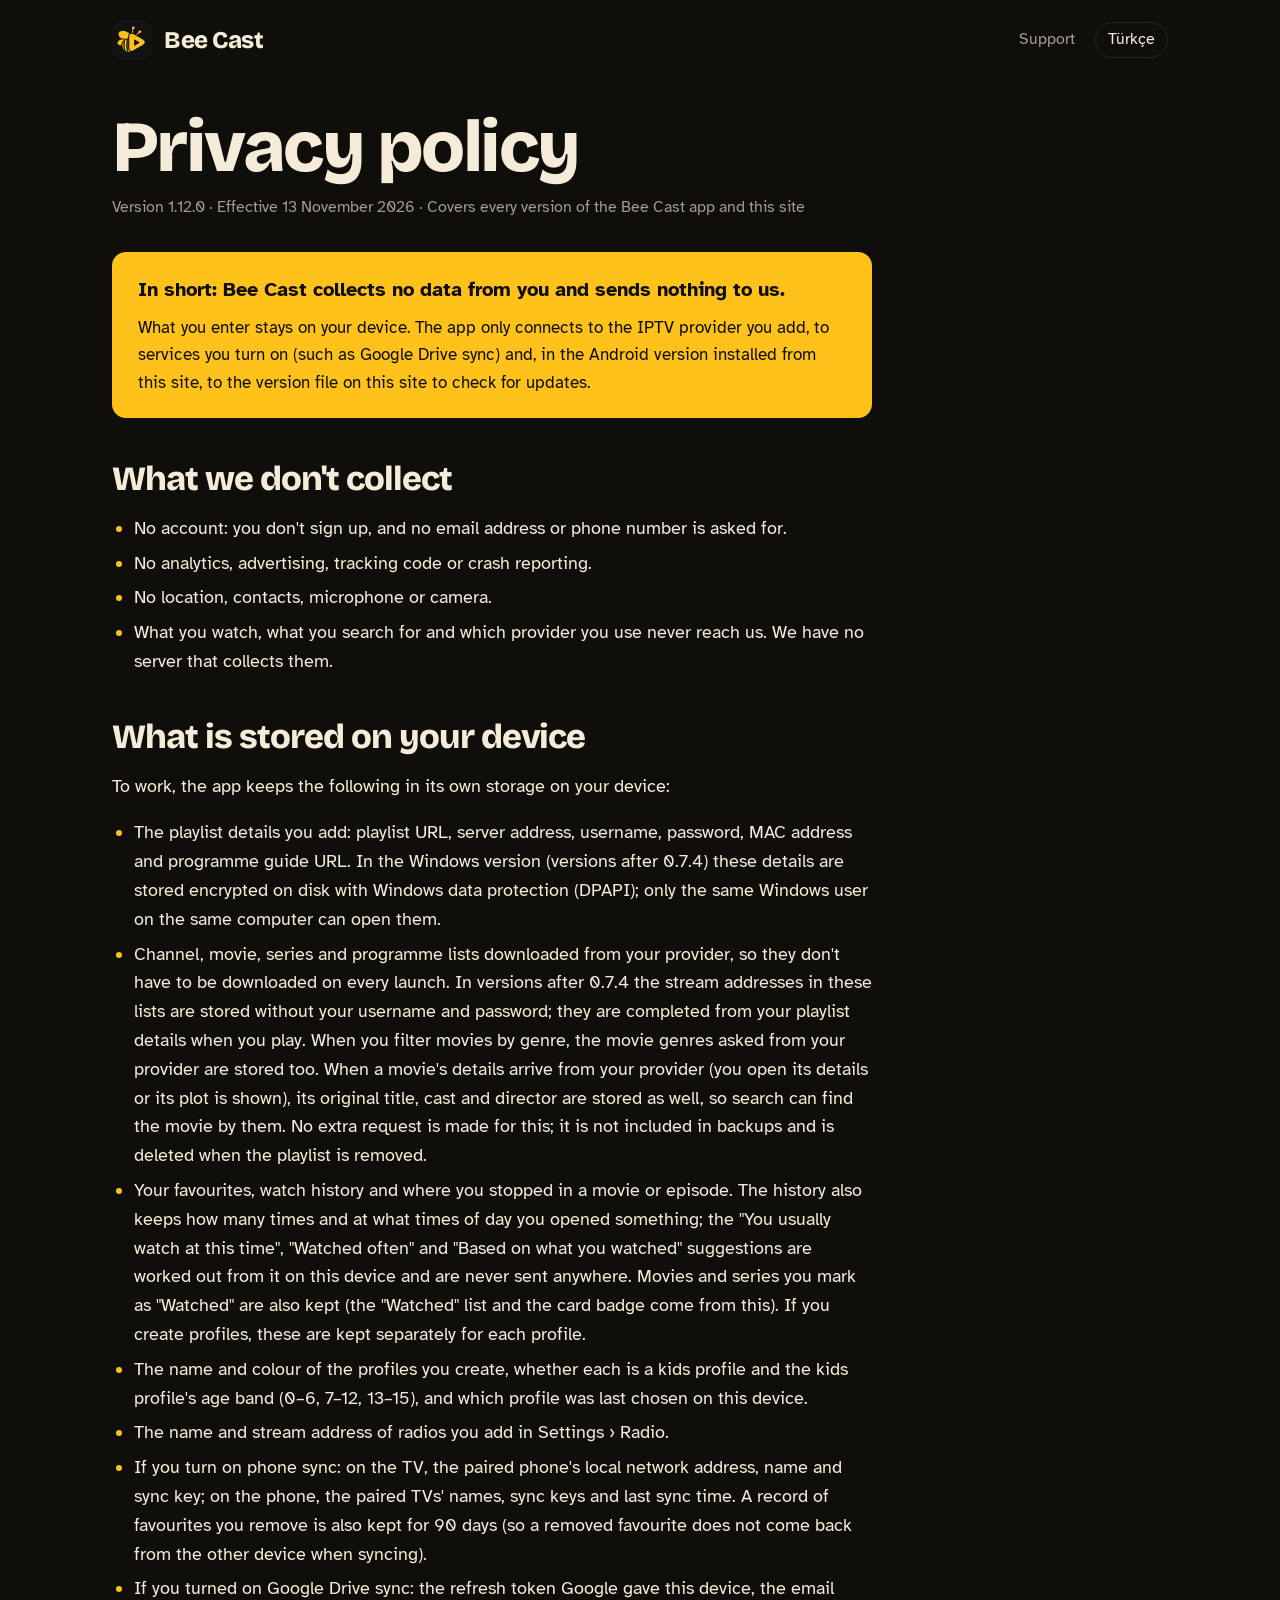
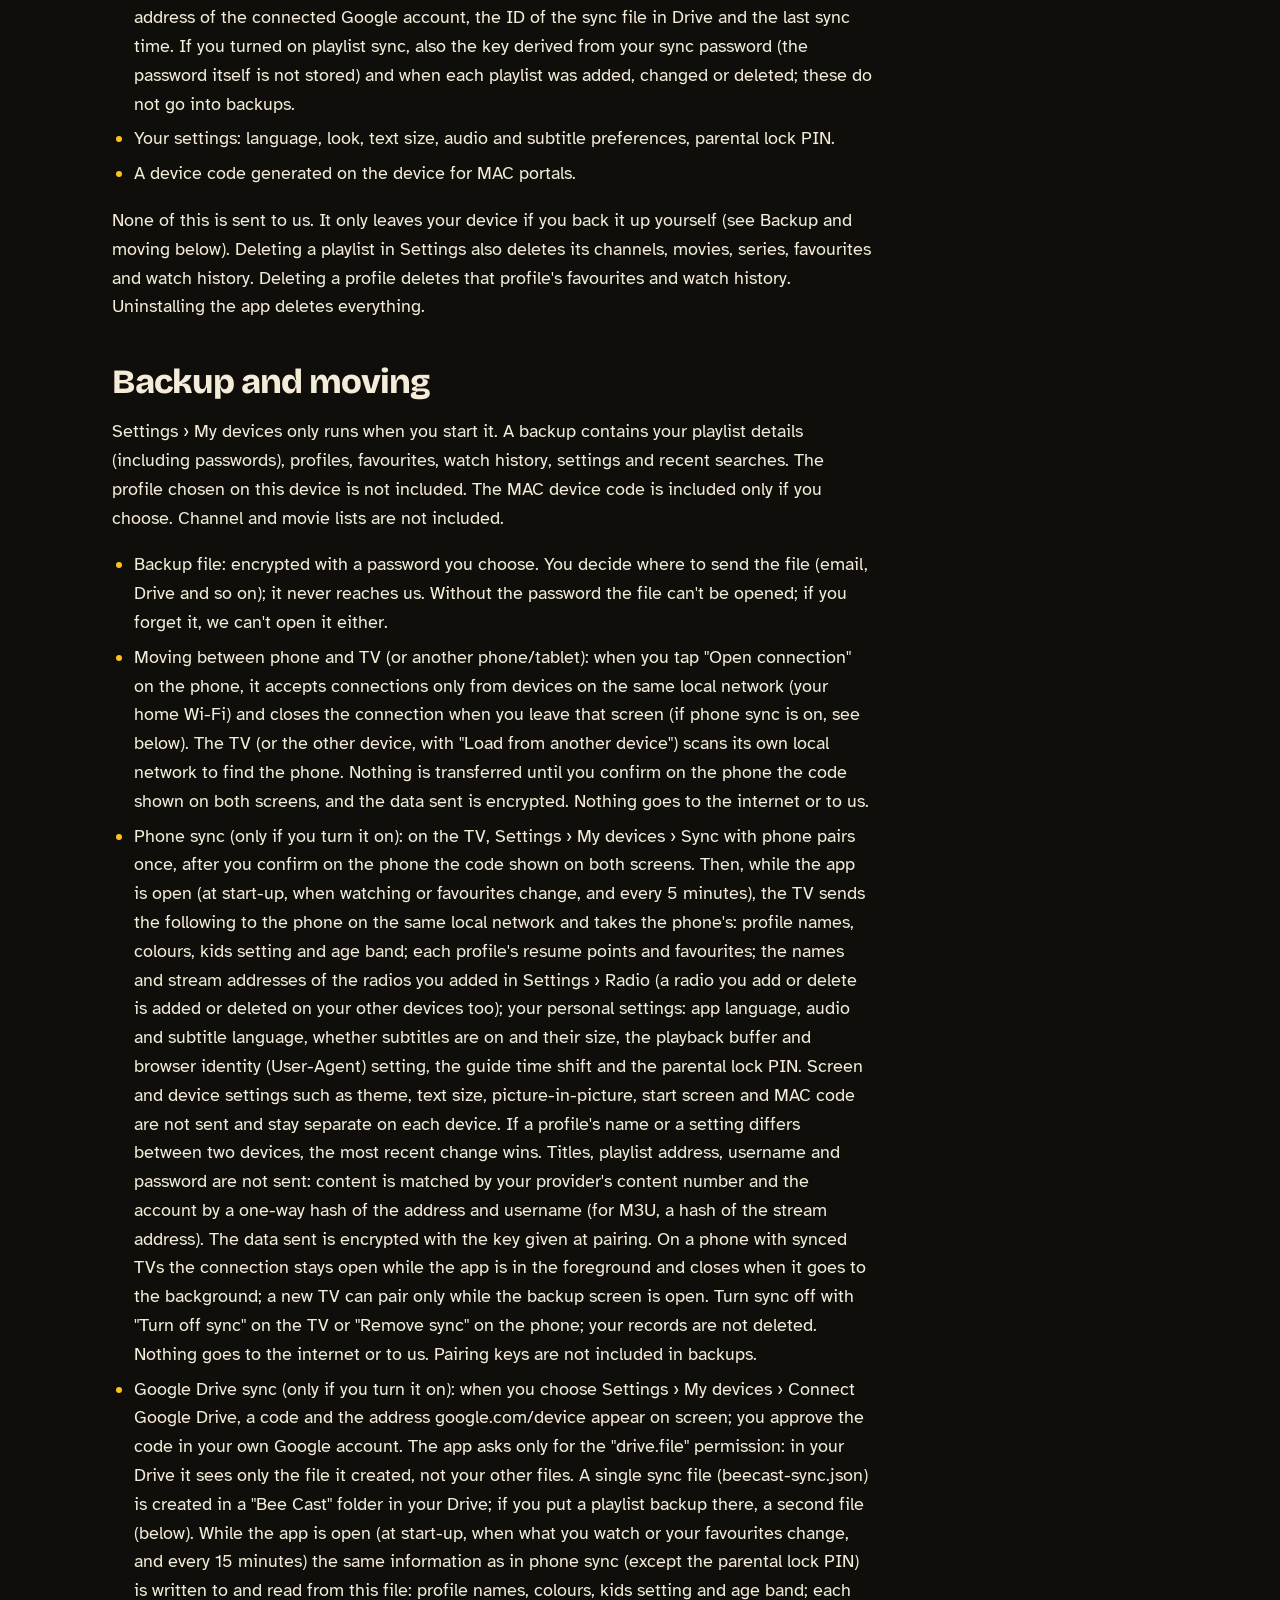
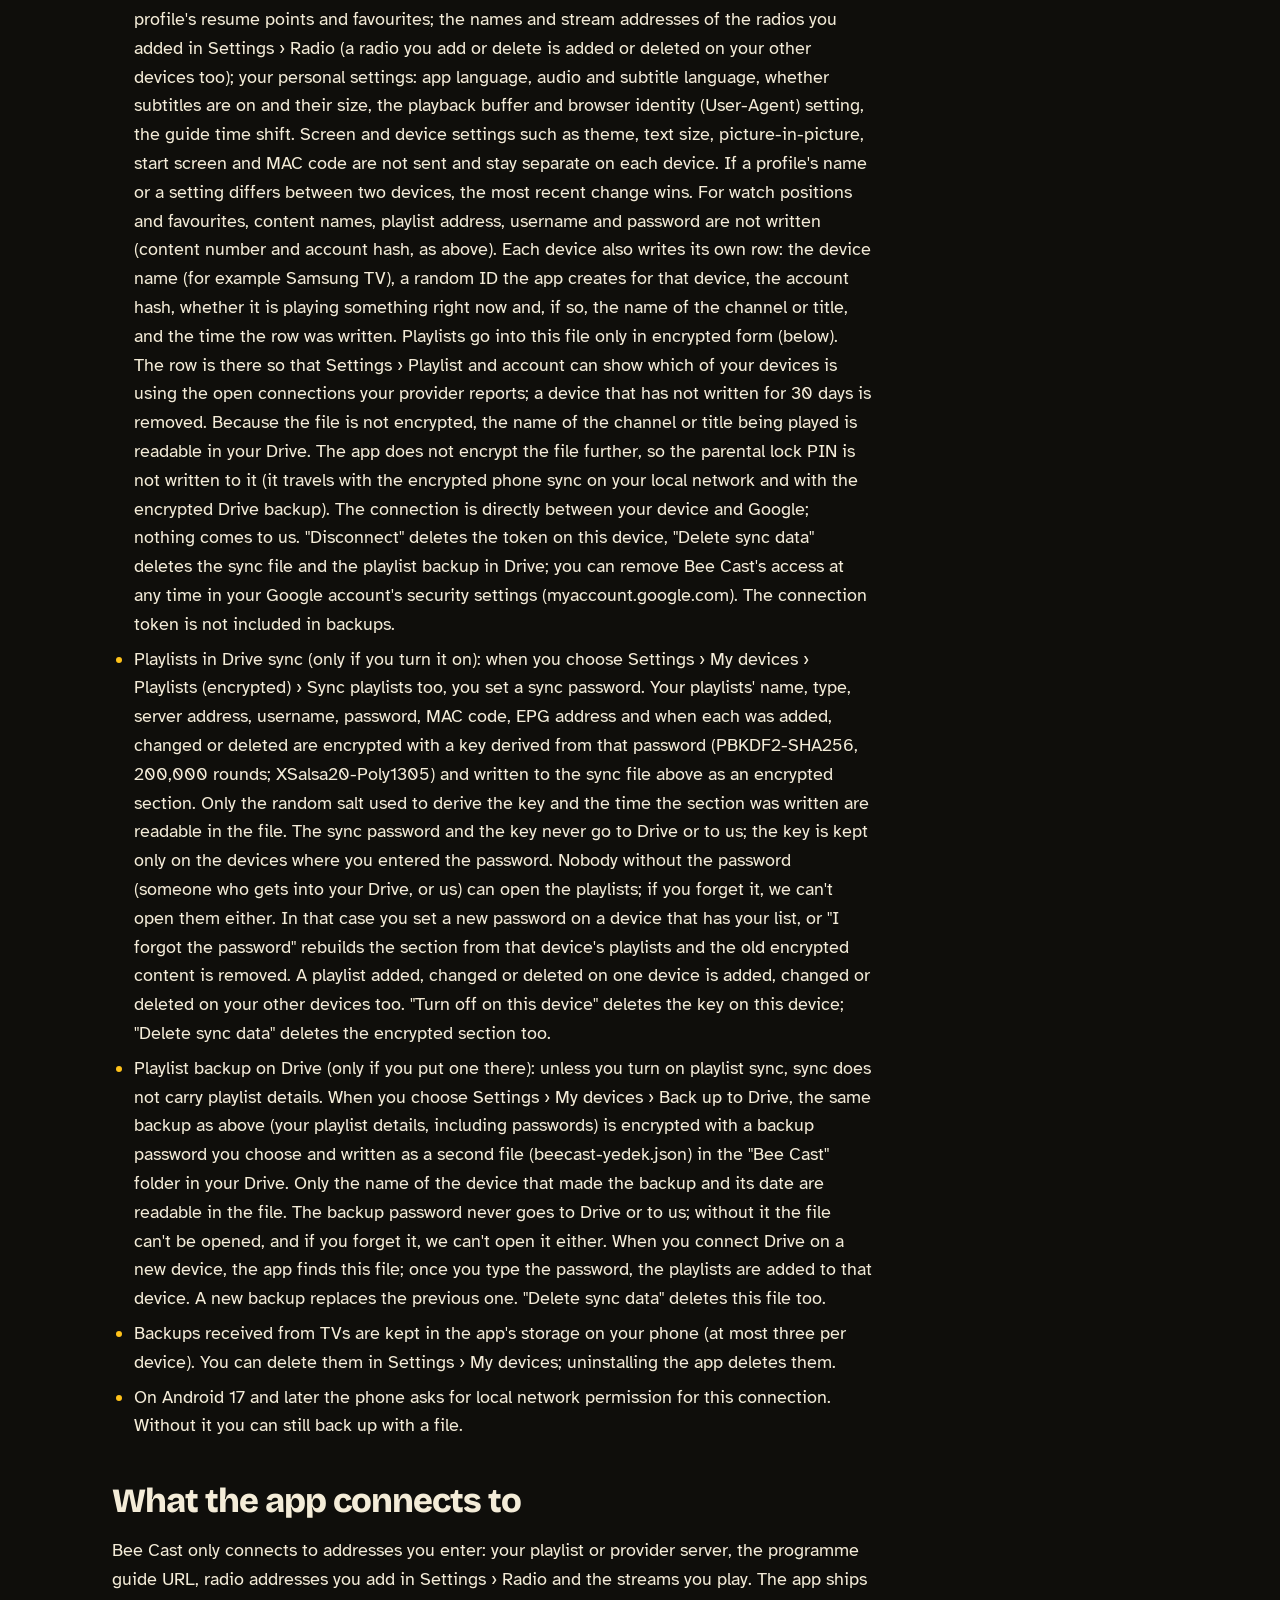
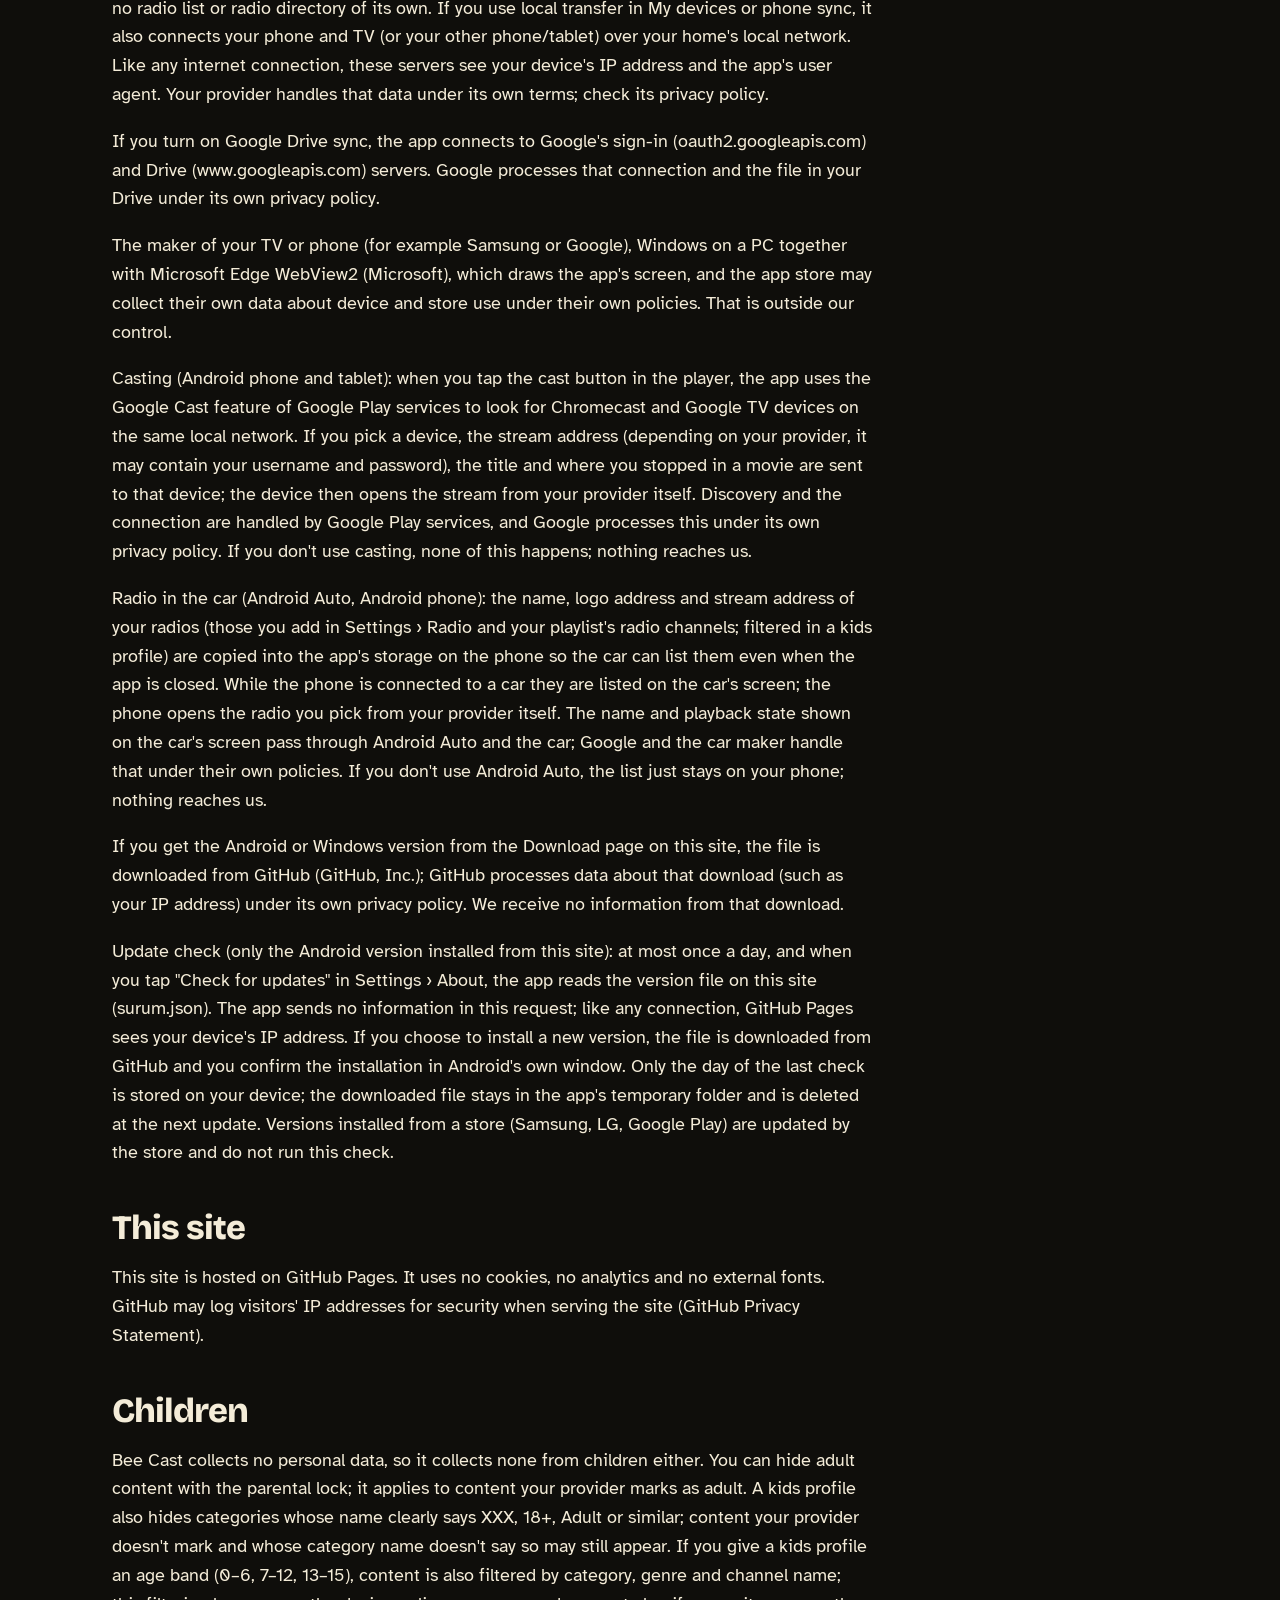
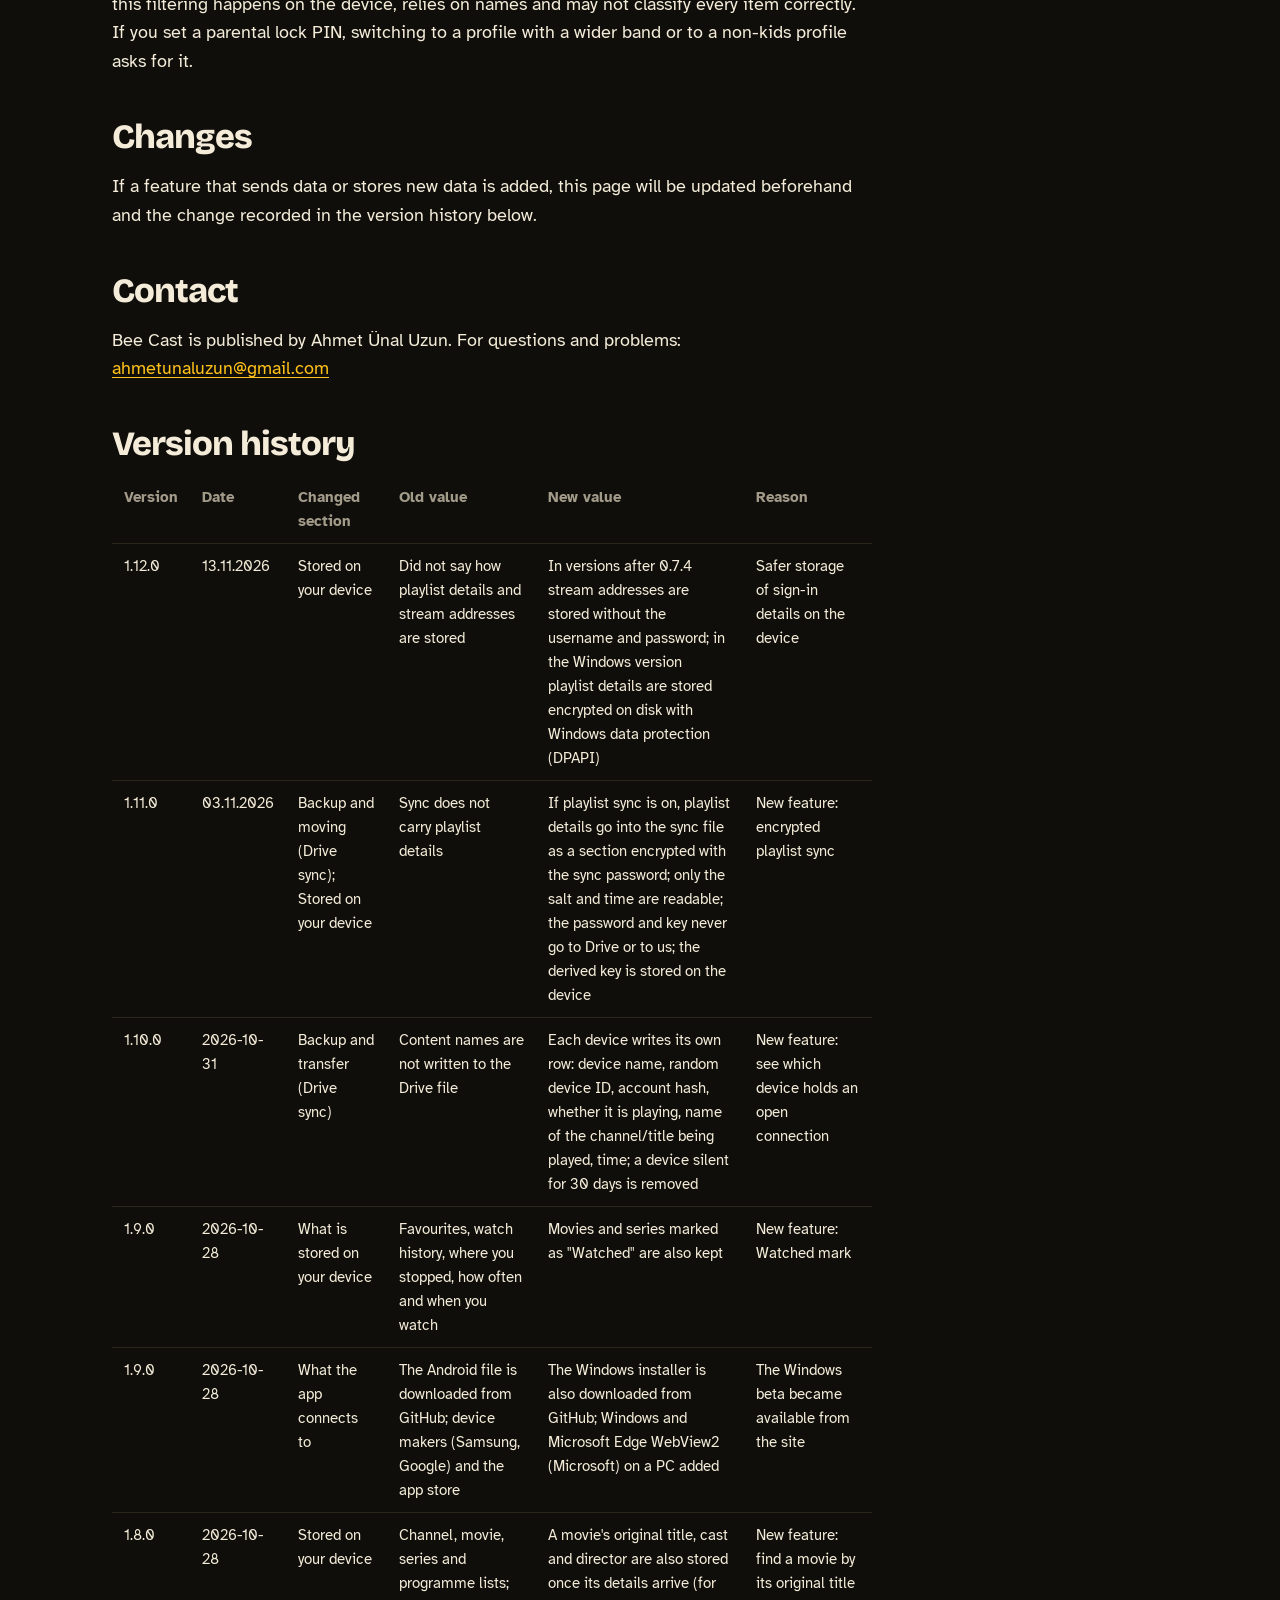
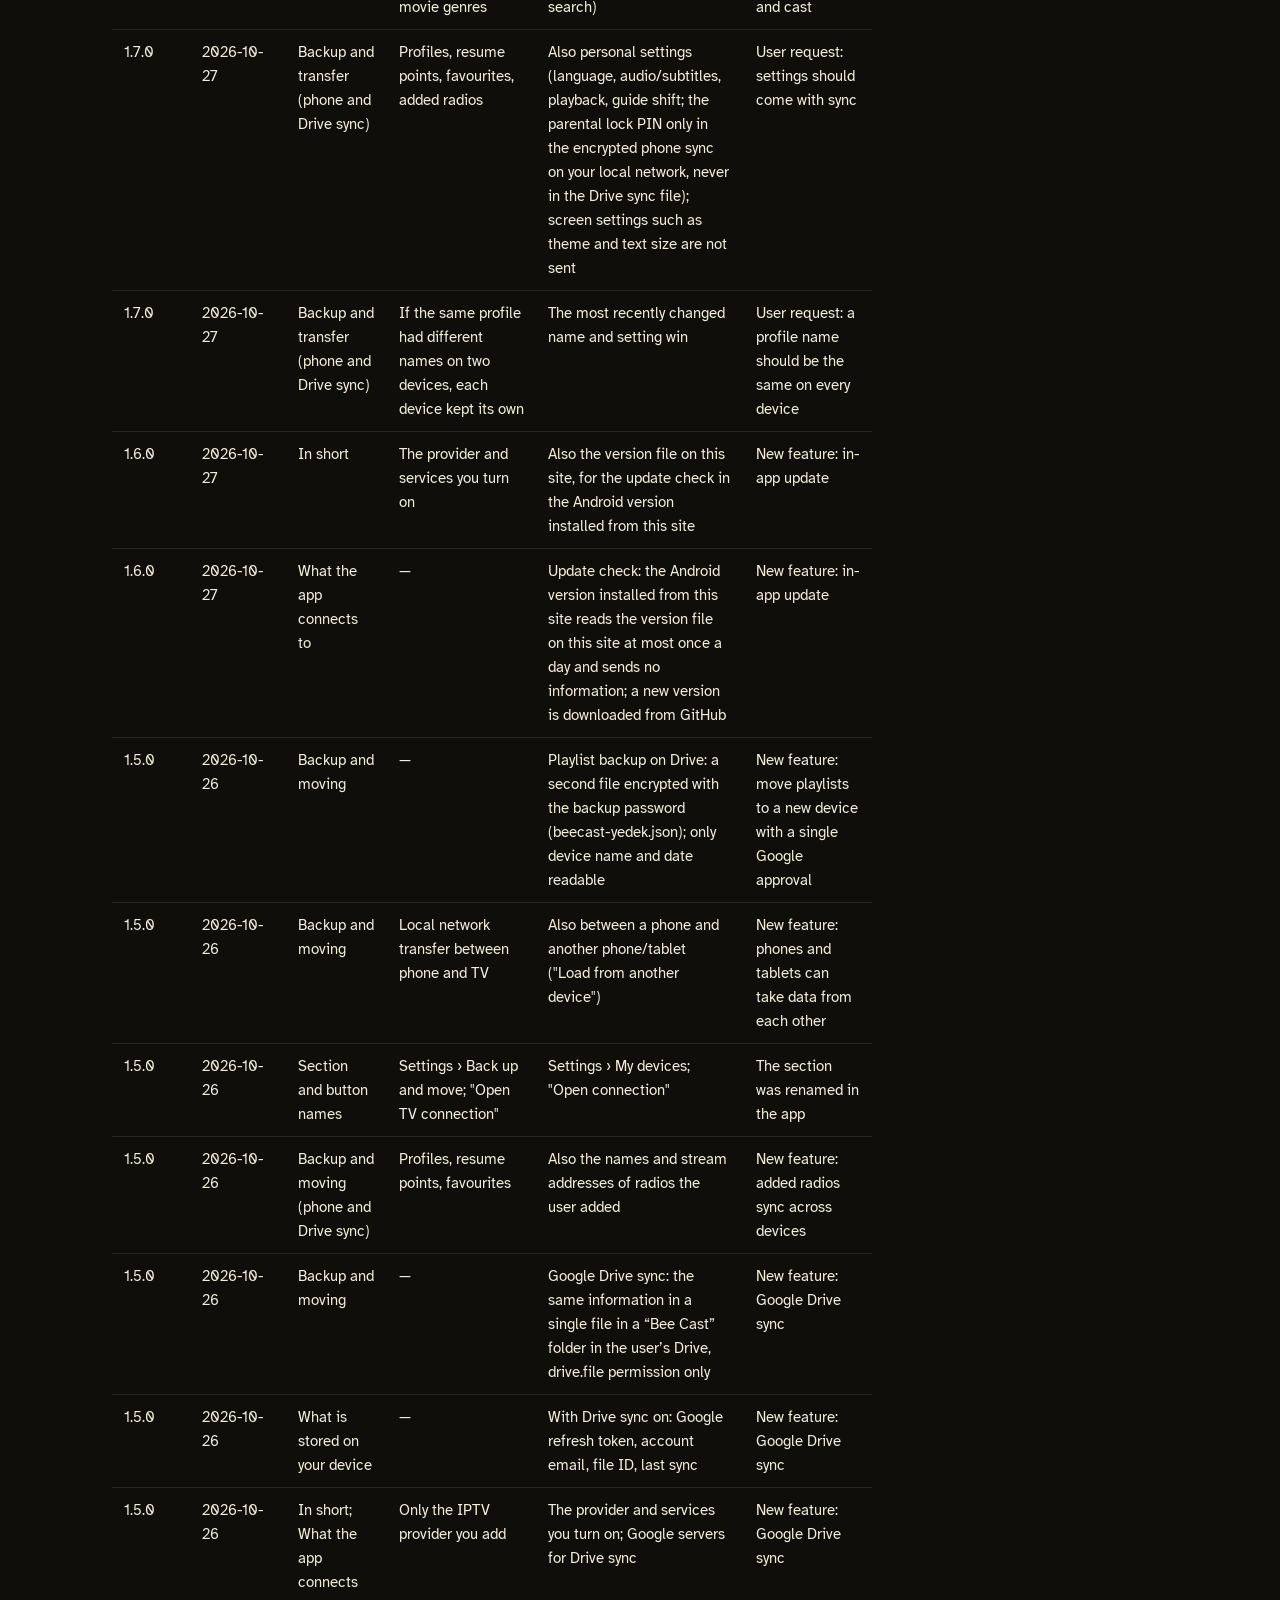
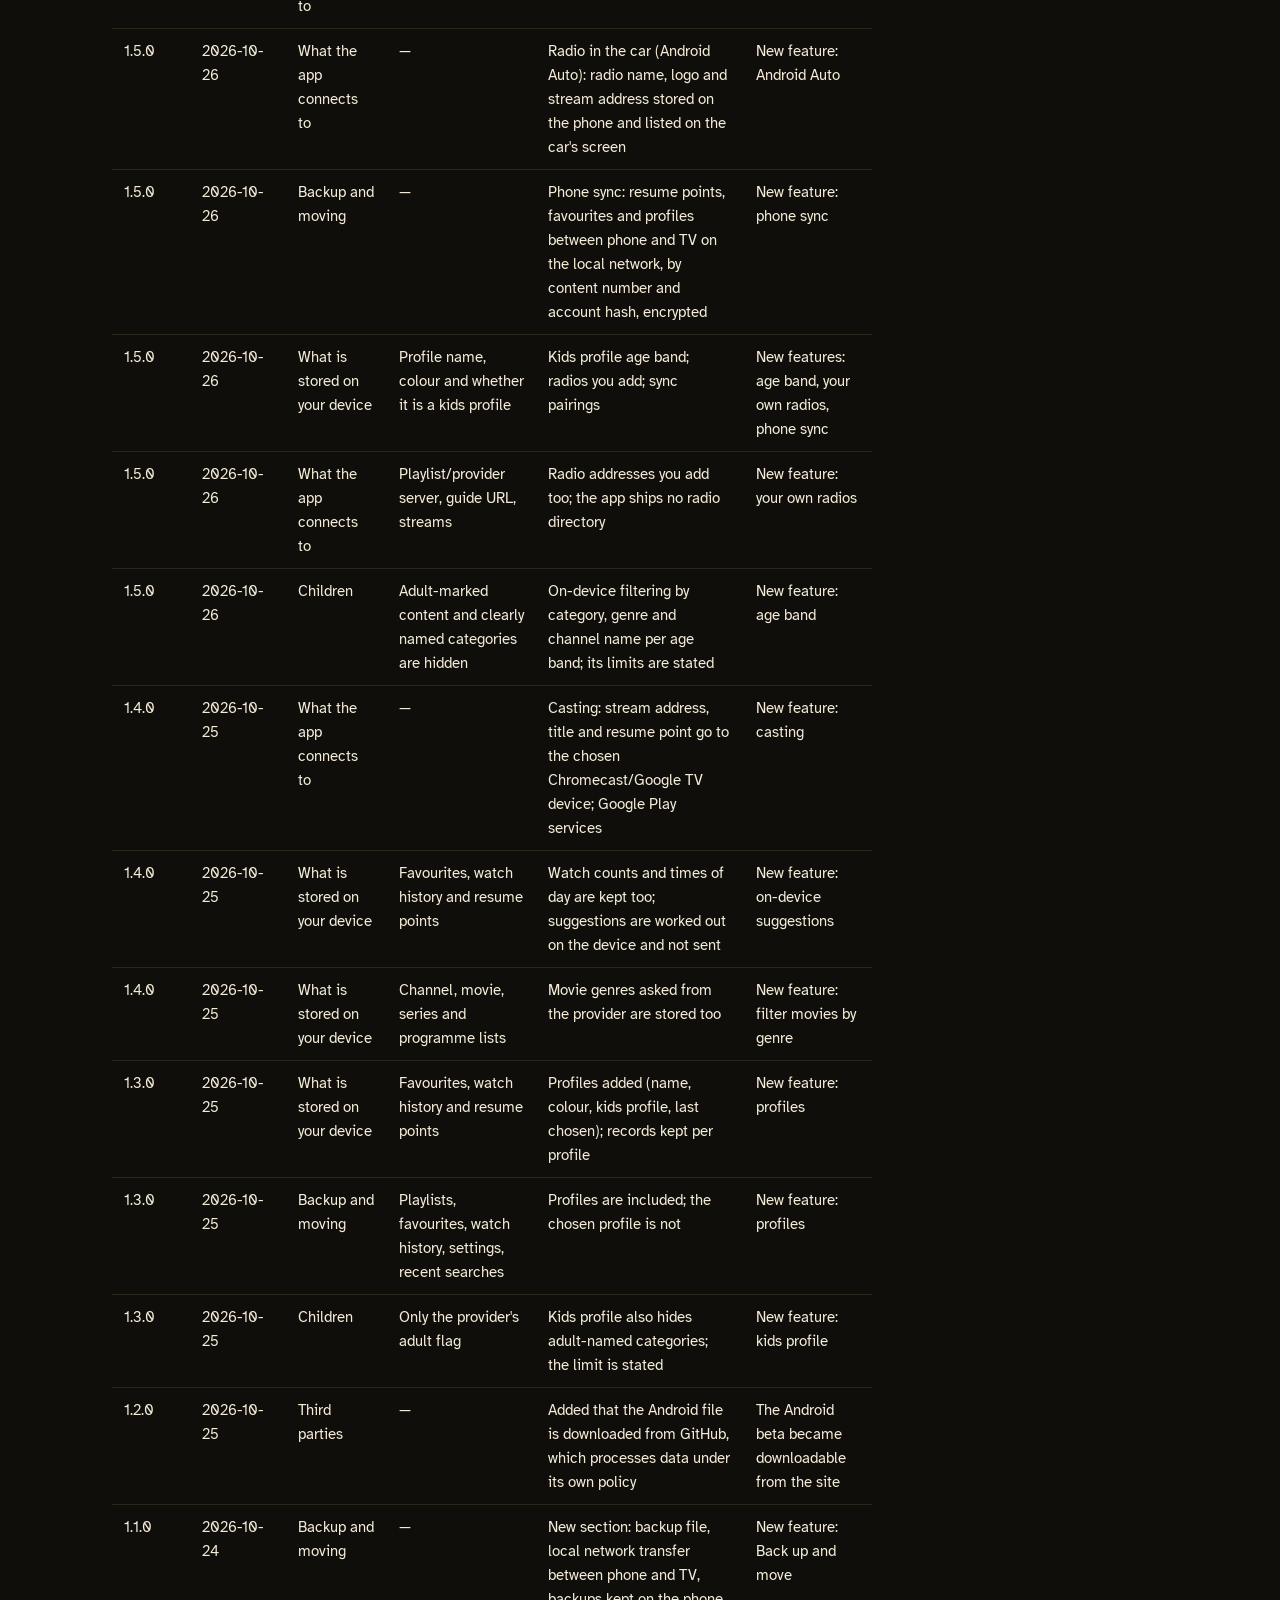
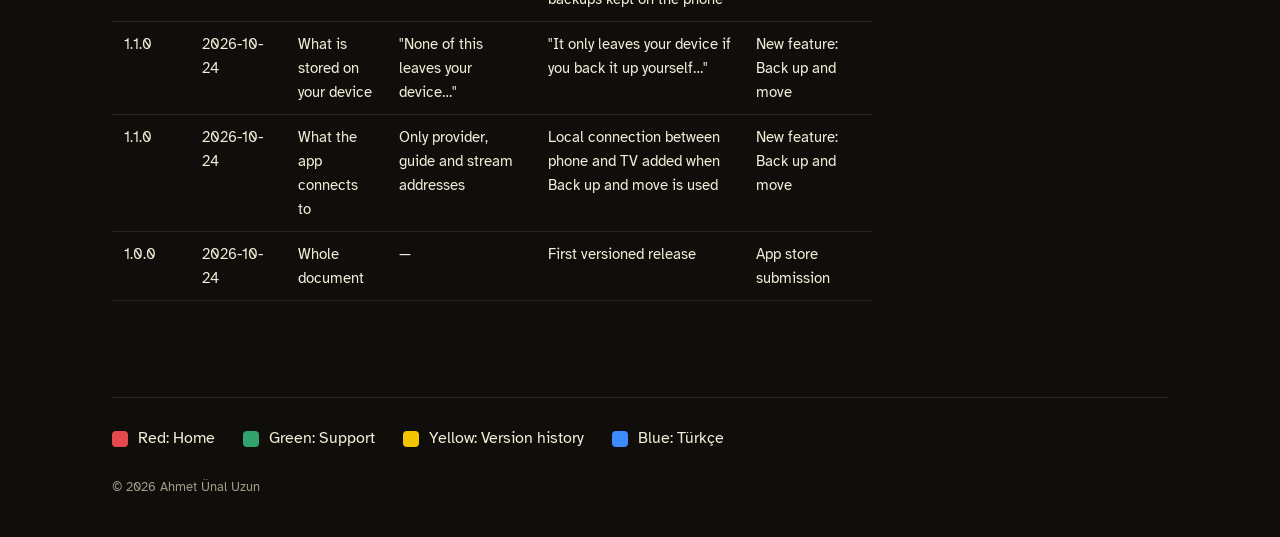
<file: en/privacy.html>
<!doctype html>
<html lang="en">
<head>
  <meta charset="utf-8">
  <meta name="viewport" content="width=device-width, initial-scale=1">
  <title>Privacy policy — Bee Cast</title>
  <meta name="description" content="What Bee Cast stores on your device, what it never collects and what it connects to.">
  <link rel="icon" href="../assets/img/simge-64.png" type="image/png">
  <link rel="alternate" hreflang="tr" href="../gizlilik.html">
  <link rel="stylesheet" href="../assets/site.css">
</head>
<body>
  <a class="skip" href="#content">Skip to content</a>
  <div class="wrap">
    <header class="top">
      <a class="brand" href="./" aria-label="Bee Cast home"><img src="../assets/img/isaret-64.png" alt="" width="40" height="40"><span>Bee Cast</span></a>
      <nav aria-label="Site">
        <a class="opt" href="./#support">Support</a>
        <a class="lang" href="../gizlilik.html" lang="tr" hreflang="tr">Türkçe</a>
      </nav>
    </header>

    <main id="content" class="doc">
      <h1>Privacy policy</h1>
      <p class="meta">Version 1.12.0 · Effective 13 November 2026 · Covers every version of the Bee Cast app and this site</p>

      <div class="short">
        <p>In short: Bee Cast collects no data from you and sends nothing to us.</p>
        <p>What you enter stays on your device. The app only connects to the IPTV provider you add, to services you turn on (such as Google Drive sync) and, in the Android version installed from this site, to the version file on this site to check for updates.</p>
      </div>

      <h2>What we don't collect</h2>
      <ul>
        <li>No account: you don't sign up, and no email address or phone number is asked for.</li>
        <li>No analytics, advertising, tracking code or crash reporting.</li>
        <li>No location, contacts, microphone or camera.</li>
        <li>What you watch, what you search for and which provider you use never reach us. We have no server that collects them.</li>
      </ul>

      <h2>What is stored on your device</h2>
      <p>To work, the app keeps the following in its own storage on your device:</p>
      <ul>
        <li>The playlist details you add: playlist URL, server address, username, password, MAC address and programme guide URL. In the Windows version (versions after 0.7.4) these details are stored encrypted on disk with Windows data protection (DPAPI); only the same Windows user on the same computer can open them.</li>
        <li>Channel, movie, series and programme lists downloaded from your provider, so they don't have to be downloaded on every launch. In versions after 0.7.4 the stream addresses in these lists are stored without your username and password; they are completed from your playlist details when you play. When you filter movies by genre, the movie genres asked from your provider are stored too. When a movie's details arrive from your provider (you open its details or its plot is shown), its original title, cast and director are stored as well, so search can find the movie by them. No extra request is made for this; it is not included in backups and is deleted when the playlist is removed.</li>
        <li>Your favourites, watch history and where you stopped in a movie or episode. The history also keeps how many times and at what times of day you opened something; the "You usually watch at this time", "Watched often" and "Based on what you watched" suggestions are worked out from it on this device and are never sent anywhere. Movies and series you mark as "Watched" are also kept (the "Watched" list and the card badge come from this). If you create profiles, these are kept separately for each profile.</li>
        <li>The name and colour of the profiles you create, whether each is a kids profile and the kids profile's age band (0–6, 7–12, 13–15), and which profile was last chosen on this device.</li>
        <li>The name and stream address of radios you add in Settings › Radio.</li>
        <li>If you turn on phone sync: on the TV, the paired phone's local network address, name and sync key; on the phone, the paired TVs' names, sync keys and last sync time. A record of favourites you remove is also kept for 90 days (so a removed favourite does not come back from the other device when syncing).</li>
        <li>If you turned on Google Drive sync: the refresh token Google gave this device, the email address of the connected Google account, the ID of the sync file in Drive and the last sync time. If you turned on playlist sync, also the key derived from your sync password (the password itself is not stored) and when each playlist was added, changed or deleted; these do not go into backups.</li>
        <li>Your settings: language, look, text size, audio and subtitle preferences, parental lock PIN.</li>
        <li>A device code generated on the device for MAC portals.</li>
      </ul>
      <p>None of this is sent to us. It only leaves your device if you back it up yourself (see Backup and moving below). Deleting a playlist in Settings also deletes its channels, movies, series, favourites and watch history. Deleting a profile deletes that profile's favourites and watch history. Uninstalling the app deletes everything.</p>

      <h2 id="backup">Backup and moving</h2>
      <p>Settings › My devices only runs when you start it. A backup contains your playlist details (including passwords), profiles, favourites, watch history, settings and recent searches. The profile chosen on this device is not included. The MAC device code is included only if you choose. Channel and movie lists are not included.</p>
      <ul>
        <li>Backup file: encrypted with a password you choose. You decide where to send the file (email, Drive and so on); it never reaches us. Without the password the file can't be opened; if you forget it, we can't open it either.</li>
        <li>Moving between phone and TV (or another phone/tablet): when you tap "Open connection" on the phone, it accepts connections only from devices on the same local network (your home Wi-Fi) and closes the connection when you leave that screen (if phone sync is on, see below). The TV (or the other device, with "Load from another device") scans its own local network to find the phone. Nothing is transferred until you confirm on the phone the code shown on both screens, and the data sent is encrypted. Nothing goes to the internet or to us.</li>
        <li id="sync">Phone sync (only if you turn it on): on the TV, Settings › My devices › Sync with phone pairs once, after you confirm on the phone the code shown on both screens. Then, while the app is open (at start-up, when watching or favourites change, and every 5 minutes), the TV sends the following to the phone on the same local network and takes the phone's: profile names, colours, kids setting and age band; each profile's resume points and favourites; the names and stream addresses of the radios you added in Settings › Radio (a radio you add or delete is added or deleted on your other devices too); your personal settings: app language, audio and subtitle language, whether subtitles are on and their size, the playback buffer and browser identity (User-Agent) setting, the guide time shift and the parental lock PIN. Screen and device settings such as theme, text size, picture-in-picture, start screen and MAC code are not sent and stay separate on each device. If a profile's name or a setting differs between two devices, the most recent change wins. Titles, playlist address, username and password are not sent: content is matched by your provider's content number and the account by a one-way hash of the address and username (for M3U, a hash of the stream address). The data sent is encrypted with the key given at pairing. On a phone with synced TVs the connection stays open while the app is in the foreground and closes when it goes to the background; a new TV can pair only while the backup screen is open. Turn sync off with "Turn off sync" on the TV or "Remove sync" on the phone; your records are not deleted. Nothing goes to the internet or to us. Pairing keys are not included in backups.</li>
        <li id="drive">Google Drive sync (only if you turn it on): when you choose Settings › My devices › Connect Google Drive, a code and the address google.com/device appear on screen; you approve the code in your own Google account. The app asks only for the "drive.file" permission: in your Drive it sees only the file it created, not your other files. A single sync file (beecast-sync.json) is created in a "Bee Cast" folder in your Drive; if you put a playlist backup there, a second file (below). While the app is open (at start-up, when what you watch or your favourites change, and every 15 minutes) the same information as in phone sync (except the parental lock PIN) is written to and read from this file: profile names, colours, kids setting and age band; each profile's resume points and favourites; the names and stream addresses of the radios you added in Settings › Radio (a radio you add or delete is added or deleted on your other devices too); your personal settings: app language, audio and subtitle language, whether subtitles are on and their size, the playback buffer and browser identity (User-Agent) setting, the guide time shift. Screen and device settings such as theme, text size, picture-in-picture, start screen and MAC code are not sent and stay separate on each device. If a profile's name or a setting differs between two devices, the most recent change wins. For watch positions and favourites, content names, playlist address, username and password are not written (content number and account hash, as above). Each device also writes its own row: the device name (for example Samsung TV), a random ID the app creates for that device, the account hash, whether it is playing something right now and, if so, the name of the channel or title, and the time the row was written. Playlists go into this file only in encrypted form (below). The row is there so that Settings › Playlist and account can show which of your devices is using the open connections your provider reports; a device that has not written for 30 days is removed. Because the file is not encrypted, the name of the channel or title being played is readable in your Drive. The app does not encrypt the file further, so the parental lock PIN is not written to it (it travels with the encrypted phone sync on your local network and with the encrypted Drive backup). The connection is directly between your device and Google; nothing comes to us. "Disconnect" deletes the token on this device, "Delete sync data" deletes the sync file and the playlist backup in Drive; you can remove Bee Cast's access at any time in your Google account's security settings (myaccount.google.com). The connection token is not included in backups.</li>
        <li id="drive-lists">Playlists in Drive sync (only if you turn it on): when you choose Settings › My devices › Playlists (encrypted) › Sync playlists too, you set a sync password. Your playlists' name, type, server address, username, password, MAC code, EPG address and when each was added, changed or deleted are encrypted with a key derived from that password (PBKDF2-SHA256, 200,000 rounds; XSalsa20-Poly1305) and written to the sync file above as an encrypted section. Only the random salt used to derive the key and the time the section was written are readable in the file. The sync password and the key never go to Drive or to us; the key is kept only on the devices where you entered the password. Nobody without the password (someone who gets into your Drive, or us) can open the playlists; if you forget it, we can't open them either. In that case you set a new password on a device that has your list, or "I forgot the password" rebuilds the section from that device's playlists and the old encrypted content is removed. A playlist added, changed or deleted on one device is added, changed or deleted on your other devices too. "Turn off on this device" deletes the key on this device; "Delete sync data" deletes the encrypted section too.</li>
        <li id="drive-backup">Playlist backup on Drive (only if you put one there): unless you turn on playlist sync, sync does not carry playlist details. When you choose Settings › My devices › Back up to Drive, the same backup as above (your playlist details, including passwords) is encrypted with a backup password you choose and written as a second file (beecast-yedek.json) in the "Bee Cast" folder in your Drive. Only the name of the device that made the backup and its date are readable in the file. The backup password never goes to Drive or to us; without it the file can't be opened, and if you forget it, we can't open it either. When you connect Drive on a new device, the app finds this file; once you type the password, the playlists are added to that device. A new backup replaces the previous one. "Delete sync data" deletes this file too.</li>
        <li>Backups received from TVs are kept in the app's storage on your phone (at most three per device). You can delete them in Settings › My devices; uninstalling the app deletes them.</li>
        <li>On Android 17 and later the phone asks for local network permission for this connection. Without it you can still back up with a file.</li>
      </ul>

      <h2>What the app connects to</h2>
      <p>Bee Cast only connects to addresses you enter: your playlist or provider server, the programme guide URL, radio addresses you add in Settings › Radio and the streams you play. The app ships no radio list or radio directory of its own. If you use local transfer in My devices or phone sync, it also connects your phone and TV (or your other phone/tablet) over your home's local network. Like any internet connection, these servers see your device's IP address and the app's user agent. Your provider handles that data under its own terms; check its privacy policy.</p>
      <p>If you turn on Google Drive sync, the app connects to Google's sign-in (oauth2.googleapis.com) and Drive (www.googleapis.com) servers. Google processes that connection and the file in your Drive under its own privacy policy.</p>
      <p>The maker of your TV or phone (for example Samsung or Google), Windows on a PC together with Microsoft Edge WebView2 (Microsoft), which draws the app's screen, and the app store may collect their own data about device and store use under their own policies. That is outside our control.</p>
      <p>Casting (Android phone and tablet): when you tap the cast button in the player, the app uses the Google Cast feature of Google Play services to look for Chromecast and Google TV devices on the same local network. If you pick a device, the stream address (depending on your provider, it may contain your username and password), the title and where you stopped in a movie are sent to that device; the device then opens the stream from your provider itself. Discovery and the connection are handled by Google Play services, and Google processes this under its own privacy policy. If you don't use casting, none of this happens; nothing reaches us.</p>
      <p>Radio in the car (Android Auto, Android phone): the name, logo address and stream address of your radios (those you add in Settings › Radio and your playlist's radio channels; filtered in a kids profile) are copied into the app's storage on the phone so the car can list them even when the app is closed. While the phone is connected to a car they are listed on the car's screen; the phone opens the radio you pick from your provider itself. The name and playback state shown on the car's screen pass through Android Auto and the car; Google and the car maker handle that under their own policies. If you don't use Android Auto, the list just stays on your phone; nothing reaches us.</p>
      <p>If you get the Android or Windows version from the Download page on this site, the file is downloaded from GitHub (GitHub, Inc.); GitHub processes data about that download (such as your IP address) under its own privacy policy. We receive no information from that download.</p>
      <p>Update check (only the Android version installed from this site): at most once a day, and when you tap "Check for updates" in Settings › About, the app reads the version file on this site (surum.json). The app sends no information in this request; like any connection, GitHub Pages sees your device's IP address. If you choose to install a new version, the file is downloaded from GitHub and you confirm the installation in Android's own window. Only the day of the last check is stored on your device; the downloaded file stays in the app's temporary folder and is deleted at the next update. Versions installed from a store (Samsung, LG, Google Play) are updated by the store and do not run this check.</p>

      <h2>This site</h2>
      <p>This site is hosted on GitHub Pages. It uses no cookies, no analytics and no external fonts. GitHub may log visitors' IP addresses for security when serving the site (GitHub Privacy Statement).</p>

      <h2>Children</h2>
      <p>Bee Cast collects no personal data, so it collects none from children either. You can hide adult content with the parental lock; it applies to content your provider marks as adult. A kids profile also hides categories whose name clearly says XXX, 18+, Adult or similar; content your provider doesn't mark and whose category name doesn't say so may still appear. If you give a kids profile an age band (0–6, 7–12, 13–15), content is also filtered by category, genre and channel name; this filtering happens on the device, relies on names and may not classify every item correctly. If you set a parental lock PIN, switching to a profile with a wider band or to a non-kids profile asks for it.</p>

      <h2>Changes</h2>
      <p>If a feature that sends data or stores new data is added, this page will be updated beforehand and the change recorded in the version history below.</p>

      <h2>Contact</h2>
      <p>Bee Cast is published by Ahmet Ünal Uzun. For questions and problems: <a href="mailto:ahmetunaluzun@gmail.com?subject=Bee%20Cast%20privacy">ahmetunaluzun@gmail.com</a></p>

      <h2 id="version-history">Version history</h2>
      <div class="table-wrap">
        <table>
          <thead><tr><th>Version</th><th>Date</th><th>Changed section</th><th>Old value</th><th>New value</th><th>Reason</th></tr></thead>
          <tbody>
            <tr><td>1.12.0</td><td>13.11.2026</td><td>Stored on your device</td><td>Did not say how playlist details and stream addresses are stored</td><td>In versions after 0.7.4 stream addresses are stored without the username and password; in the Windows version playlist details are stored encrypted on disk with Windows data protection (DPAPI)</td><td>Safer storage of sign-in details on the device</td></tr>
            <tr><td>1.11.0</td><td>03.11.2026</td><td>Backup and moving (Drive sync); Stored on your device</td><td>Sync does not carry playlist details</td><td>If playlist sync is on, playlist details go into the sync file as a section encrypted with the sync password; only the salt and time are readable; the password and key never go to Drive or to us; the derived key is stored on the device</td><td>New feature: encrypted playlist sync</td></tr>
            <tr><td>1.10.0</td><td>2026-10-31</td><td>Backup and transfer (Drive sync)</td><td>Content names are not written to the Drive file</td><td>Each device writes its own row: device name, random device ID, account hash, whether it is playing, name of the channel/title being played, time; a device silent for 30 days is removed</td><td>New feature: see which device holds an open connection</td></tr>
            <tr><td>1.9.0</td><td>2026-10-28</td><td>What is stored on your device</td><td>Favourites, watch history, where you stopped, how often and when you watch</td><td>Movies and series marked as "Watched" are also kept</td><td>New feature: Watched mark</td></tr>
            <tr><td>1.9.0</td><td>2026-10-28</td><td>What the app connects to</td><td>The Android file is downloaded from GitHub; device makers (Samsung, Google) and the app store</td><td>The Windows installer is also downloaded from GitHub; Windows and Microsoft Edge WebView2 (Microsoft) on a PC added</td><td>The Windows beta became available from the site</td></tr>
            <tr><td>1.8.0</td><td>2026-10-28</td><td>Stored on your device</td><td>Channel, movie, series and programme lists; movie genres</td><td>A movie's original title, cast and director are also stored once its details arrive (for search)</td><td>New feature: find a movie by its original title and cast</td></tr>
            <tr><td>1.7.0</td><td>2026-10-27</td><td>Backup and transfer (phone and Drive sync)</td><td>Profiles, resume points, favourites, added radios</td><td>Also personal settings (language, audio/subtitles, playback, guide shift; the parental lock PIN only in the encrypted phone sync on your local network, never in the Drive sync file); screen settings such as theme and text size are not sent</td><td>User request: settings should come with sync</td></tr>
            <tr><td>1.7.0</td><td>2026-10-27</td><td>Backup and transfer (phone and Drive sync)</td><td>If the same profile had different names on two devices, each device kept its own</td><td>The most recently changed name and setting win</td><td>User request: a profile name should be the same on every device</td></tr>
            <tr><td>1.6.0</td><td>2026-10-27</td><td>In short</td><td>The provider and services you turn on</td><td>Also the version file on this site, for the update check in the Android version installed from this site</td><td>New feature: in-app update</td></tr>
            <tr><td>1.6.0</td><td>2026-10-27</td><td>What the app connects to</td><td>—</td><td>Update check: the Android version installed from this site reads the version file on this site at most once a day and sends no information; a new version is downloaded from GitHub</td><td>New feature: in-app update</td></tr>
            <tr><td>1.5.0</td><td>2026-10-26</td><td>Backup and moving</td><td>—</td><td>Playlist backup on Drive: a second file encrypted with the backup password (beecast-yedek.json); only device name and date readable</td><td>New feature: move playlists to a new device with a single Google approval</td></tr>
            <tr><td>1.5.0</td><td>2026-10-26</td><td>Backup and moving</td><td>Local network transfer between phone and TV</td><td>Also between a phone and another phone/tablet ("Load from another device")</td><td>New feature: phones and tablets can take data from each other</td></tr>
            <tr><td>1.5.0</td><td>2026-10-26</td><td>Section and button names</td><td>Settings › Back up and move; "Open TV connection"</td><td>Settings › My devices; "Open connection"</td><td>The section was renamed in the app</td></tr>
            <tr><td>1.5.0</td><td>2026-10-26</td><td>Backup and moving (phone and Drive sync)</td><td>Profiles, resume points, favourites</td><td>Also the names and stream addresses of radios the user added</td><td>New feature: added radios sync across devices</td></tr>
            <tr><td>1.5.0</td><td>2026-10-26</td><td>Backup and moving</td><td>—</td><td>Google Drive sync: the same information in a single file in a “Bee Cast” folder in the user’s Drive, drive.file permission only</td><td>New feature: Google Drive sync</td></tr>
            <tr><td>1.5.0</td><td>2026-10-26</td><td>What is stored on your device</td><td>—</td><td>With Drive sync on: Google refresh token, account email, file ID, last sync</td><td>New feature: Google Drive sync</td></tr>
            <tr><td>1.5.0</td><td>2026-10-26</td><td>In short; What the app connects to</td><td>Only the IPTV provider you add</td><td>The provider and services you turn on; Google servers for Drive sync</td><td>New feature: Google Drive sync</td></tr>
            <tr><td>1.5.0</td><td>2026-10-26</td><td>What the app connects to</td><td>—</td><td>Radio in the car (Android Auto): radio name, logo and stream address stored on the phone and listed on the car's screen</td><td>New feature: Android Auto</td></tr>
            <tr><td>1.5.0</td><td>2026-10-26</td><td>Backup and moving</td><td>—</td><td>Phone sync: resume points, favourites and profiles between phone and TV on the local network, by content number and account hash, encrypted</td><td>New feature: phone sync</td></tr>
            <tr><td>1.5.0</td><td>2026-10-26</td><td>What is stored on your device</td><td>Profile name, colour and whether it is a kids profile</td><td>Kids profile age band; radios you add; sync pairings</td><td>New features: age band, your own radios, phone sync</td></tr>
            <tr><td>1.5.0</td><td>2026-10-26</td><td>What the app connects to</td><td>Playlist/provider server, guide URL, streams</td><td>Radio addresses you add too; the app ships no radio directory</td><td>New feature: your own radios</td></tr>
            <tr><td>1.5.0</td><td>2026-10-26</td><td>Children</td><td>Adult-marked content and clearly named categories are hidden</td><td>On-device filtering by category, genre and channel name per age band; its limits are stated</td><td>New feature: age band</td></tr>
            <tr><td>1.4.0</td><td>2026-10-25</td><td>What the app connects to</td><td>—</td><td>Casting: stream address, title and resume point go to the chosen Chromecast/Google TV device; Google Play services</td><td>New feature: casting</td></tr>
            <tr><td>1.4.0</td><td>2026-10-25</td><td>What is stored on your device</td><td>Favourites, watch history and resume points</td><td>Watch counts and times of day are kept too; suggestions are worked out on the device and not sent</td><td>New feature: on-device suggestions</td></tr>
            <tr><td>1.4.0</td><td>2026-10-25</td><td>What is stored on your device</td><td>Channel, movie, series and programme lists</td><td>Movie genres asked from the provider are stored too</td><td>New feature: filter movies by genre</td></tr>
            <tr><td>1.3.0</td><td>2026-10-25</td><td>What is stored on your device</td><td>Favourites, watch history and resume points</td><td>Profiles added (name, colour, kids profile, last chosen); records kept per profile</td><td>New feature: profiles</td></tr>
            <tr><td>1.3.0</td><td>2026-10-25</td><td>Backup and moving</td><td>Playlists, favourites, watch history, settings, recent searches</td><td>Profiles are included; the chosen profile is not</td><td>New feature: profiles</td></tr>
            <tr><td>1.3.0</td><td>2026-10-25</td><td>Children</td><td>Only the provider's adult flag</td><td>Kids profile also hides adult-named categories; the limit is stated</td><td>New feature: kids profile</td></tr>
            <tr><td>1.2.0</td><td>2026-10-25</td><td>Third parties</td><td>—</td><td>Added that the Android file is downloaded from GitHub, which processes data under its own policy</td><td>The Android beta became downloadable from the site</td></tr>
            <tr><td>1.1.0</td><td>2026-10-24</td><td>Backup and moving</td><td>—</td><td>New section: backup file, local network transfer between phone and TV, backups kept on the phone</td><td>New feature: Back up and move</td></tr>
            <tr><td>1.1.0</td><td>2026-10-24</td><td>What is stored on your device</td><td>"None of this leaves your device…"</td><td>"It only leaves your device if you back it up yourself…"</td><td>New feature: Back up and move</td></tr>
            <tr><td>1.1.0</td><td>2026-10-24</td><td>What the app connects to</td><td>Only provider, guide and stream addresses</td><td>Local connection between phone and TV added when Back up and move is used</td><td>New feature: Back up and move</td></tr>
            <tr><td>1.0.0</td><td>2026-10-24</td><td>Whole document</td><td>—</td><td>First versioned release</td><td>App store submission</td></tr>
          </tbody>
        </table>
      </div>
    </main>

    <footer class="foot">
      <ul class="keys" aria-label="Shortcuts">
        <li><a href="./"><i class="k-red" aria-hidden="true"></i>Red: Home</a></li>
        <li><a href="./#support"><i class="k-green" aria-hidden="true"></i>Green: Support</a></li>
        <li><a href="#version-history"><i class="k-yellow" aria-hidden="true"></i>Yellow: Version history</a></li>
        <li><a href="../gizlilik.html" lang="tr"><i class="k-blue" aria-hidden="true"></i>Blue: Türkçe</a></li>
      </ul>
      <small>© 2026 Ahmet Ünal Uzun</small>
    </footer>
  </div>
</body>
</html>
</file>
<file: assets/site.css>
/* Bee Cast sitesi. Yazı tipleri pakette (Google Fonts'a istek gitmez); OFL-1.1, @fontsource 5.3.0. */
@font-face { font-family: 'Bricolage Grotesque'; font-weight: 800; font-display: swap; src: url('fonts/bricolage-grotesque-latin-800-normal.woff2') format('woff2'); unicode-range: U+0000-00FF, U+0131, U+0152-0153, U+02BB-02BC, U+02C6, U+02DA, U+02DC, U+0304, U+0308, U+0329, U+2000-206F, U+20AC, U+2122, U+2191, U+2193, U+2212, U+2215, U+FEFF, U+FFFD; }
@font-face { font-family: 'Bricolage Grotesque'; font-weight: 800; font-display: swap; src: url('fonts/bricolage-grotesque-latin-ext-800-normal.woff2') format('woff2'); unicode-range: U+0100-02BA, U+02BD-02C5, U+02C7-02CC, U+02CE-02D7, U+02DD-02FF, U+0304, U+0308, U+0329, U+1D00-1DBF, U+1E00-1E9F, U+1EF2-1EFF, U+2020, U+20A0-20AB, U+20AD-20C0, U+2113, U+2C60-2C7F, U+A720-A7FF; }
@font-face { font-family: 'Atkinson Hyperlegible'; font-weight: 400; font-display: swap; src: url('fonts/atkinson-hyperlegible-latin-400-normal.woff2') format('woff2'); unicode-range: U+0000-00FF, U+0131, U+0152-0153, U+02BB-02BC, U+02C6, U+02DA, U+02DC, U+0304, U+0308, U+0329, U+2000-206F, U+20AC, U+2122, U+2191, U+2193, U+2212, U+2215, U+FEFF, U+FFFD; }
@font-face { font-family: 'Atkinson Hyperlegible'; font-weight: 400; font-display: swap; src: url('fonts/atkinson-hyperlegible-latin-ext-400-normal.woff2') format('woff2'); unicode-range: U+0100-02BA, U+02BD-02C5, U+02C7-02CC, U+02CE-02D7, U+02DD-02FF, U+0304, U+0308, U+0329, U+1D00-1DBF, U+1E00-1E9F, U+1EF2-1EFF, U+2020, U+20A0-20AB, U+20AD-20C0, U+2113, U+2C60-2C7F, U+A720-A7FF; }
@font-face { font-family: 'Atkinson Hyperlegible'; font-weight: 700; font-display: swap; src: url('fonts/atkinson-hyperlegible-latin-700-normal.woff2') format('woff2'); unicode-range: U+0000-00FF, U+0131, U+0152-0153, U+02BB-02BC, U+02C6, U+02DA, U+02DC, U+0304, U+0308, U+0329, U+2000-206F, U+20AC, U+2122, U+2191, U+2193, U+2212, U+2215, U+FEFF, U+FFFD; }
@font-face { font-family: 'Atkinson Hyperlegible'; font-weight: 700; font-display: swap; src: url('fonts/atkinson-hyperlegible-latin-ext-700-normal.woff2') format('woff2'); unicode-range: U+0100-02BA, U+02BD-02C5, U+02C7-02CC, U+02CE-02D7, U+02DD-02FF, U+0304, U+0308, U+0329, U+1D00-1DBF, U+1E00-1E9F, U+1EF2-1EFF, U+2020, U+20A0-20AB, U+20AD-20C0, U+2113, U+2C60-2C7F, U+A720-A7FF; }

:root {
  --ink: #0f0e0b;      /* petek siyahı: zemin */
  --hive: #1b1913;     /* kovan: yüzey */
  --hive-2: #2a261c;   /* kovan çizgisi */
  --honey: #ffc21a;    /* bal sarısı: marka */
  --wax: #f4ecd8;      /* balmumu: metin */
  --ash: #a39b8a;      /* kül: ikincil metin */
  --key-red: #e5484d;
  --key-green: #30a46c;
  --key-yellow: #f5c400;
  --key-blue: #3e8bff;
  --display: 'Bricolage Grotesque', 'Arial Narrow', sans-serif;
  --body: 'Atkinson Hyperlegible', system-ui, sans-serif;
  --wrap: 1120px;
  --gutter: 16px;
  color-scheme: dark;
}
@media (min-width: 720px) { :root { --gutter: 32px; } }

*, *::before, *::after { box-sizing: border-box; }
html { -webkit-text-size-adjust: 100%; scroll-behavior: smooth; }
@media (prefers-reduced-motion: reduce) { html { scroll-behavior: auto; } }
body {
  margin: 0;
  background: var(--ink);
  color: var(--wax);
  font: 400 18px/1.6 var(--body);
  overflow-x: hidden;
}
img { max-width: 100%; height: auto; display: block; }
a { color: var(--honey); text-underline-offset: 3px; }
a:hover { color: #ffd65c; }
:focus-visible { outline: 3px solid var(--honey); outline-offset: 3px; border-radius: 6px; }
.wrap { max-width: var(--wrap); margin: 0 auto; padding: 0 var(--gutter); }
.skip { position: absolute; left: -999px; top: 8px; background: var(--honey); color: var(--ink); padding: 8px 14px; border-radius: 8px; z-index: 10; }
.skip:focus { left: 8px; }

/* ---- üst çubuk */
.top { display: flex; align-items: center; justify-content: space-between; padding: 20px 0; }
.brand { display: flex; align-items: center; gap: 12px; color: var(--wax); text-decoration: none; }
.brand img { width: 40px; height: 40px; border-radius: 10px; }
.brand span { font: 800 24px/1 var(--display); letter-spacing: -0.02em; }
.top nav { display: flex; align-items: center; gap: 20px; font-size: 16px; }
.top nav a { color: var(--ash); text-decoration: none; }
.top nav a:hover { color: var(--wax); }
.top nav .lang { color: var(--wax); border: 1px solid var(--hive-2); padding: 4px 12px; border-radius: 999px; }
@media (max-width: 560px) { .top nav .opt { display: none; } }

/* ---- giriş: başlık + TV */
.hero { padding: 40px 0 24px; }
.hero h1 {
  font: 800 clamp(44px, 9vw, 104px)/0.94 var(--display);
  letter-spacing: -0.035em;
  margin: 0 0 24px;
  max-width: 13ch;
}
.hero h1 em { font-style: normal; color: var(--honey); }
.hero .lede { font-size: clamp(18px, 2.2vw, 21px); color: var(--wax); max-width: 46ch; margin: 0; }
.hero .lede + .lede { color: var(--ash); margin-top: 12px; font-size: 17px; }
@media (min-width: 980px) {
  .hero__head { display: grid; grid-template-columns: 1.35fr 1fr; gap: 48px; align-items: end; }
  .hero__head h1 { margin-bottom: 6px; }
}

/* İmza: gerçek uygulama ekranı bir TV çerçevesinde; altındaki seçici uygulamanın beş görünümünü değiştirir. */
.tv { margin: 48px auto 0; max-width: 1040px; }
.tv__bezel {
  position: relative;
  background: #050504;
  border: 1px solid #2c2820;
  border-radius: 14px;
  padding: clamp(6px, 1.2vw, 14px);
  box-shadow: 0 40px 80px -40px rgba(255, 194, 26, 0.28);
}
.tv__screen { position: relative; aspect-ratio: 16 / 9; overflow: hidden; border-radius: 4px; background: #000; }
.tv__screen img { position: absolute; inset: 0; width: 100%; height: 100%; object-fit: cover; opacity: 0; transition: opacity 0.35s ease; }
.tv__screen img.is-on { opacity: 1; }
@media (prefers-reduced-motion: reduce) { .tv__screen img { transition: none; } }
.tv__stand { width: 22%; height: 10px; margin: 0 auto; background: linear-gradient(#26231a, #12110d); border-radius: 0 0 8px 8px; }

.looks { margin-top: 28px; display: grid; grid-template-columns: 1fr; gap: 16px; align-items: start; }
@media (min-width: 860px) { .looks { grid-template-columns: auto 1fr; gap: 32px; } }
.looks__label { font-size: 14px; color: var(--ash); margin: 0 0 8px; letter-spacing: 0.04em; }
.looks__keys { display: flex; flex-wrap: wrap; gap: 8px; }
.look {
  font: 700 16px/1 var(--body);
  color: var(--wax);
  background: var(--hive);
  border: 1px solid var(--hive-2);
  border-radius: 999px;
  padding: 12px 18px;
  cursor: pointer;
}
.look:hover { border-color: #4a4331; }
.look[aria-checked='true'] { background: var(--honey); border-color: var(--honey); color: var(--ink); }
.looks__desc { margin: 0; color: var(--ash); min-height: 3.2em; }
.looks__desc b { color: var(--wax); display: block; font-size: 20px; }
.looks__hint { font-size: 14px; color: var(--ash); margin: 10px 0 0; }
.no-js .looks__keys, .no-js .looks__hint { display: none; }

/* ---- bölümler */
section { padding: 72px 0 0; }
.kicker { font-size: 14px; letter-spacing: 0.08em; text-transform: uppercase; color: var(--honey); margin: 0 0 10px; font-weight: 700; }
h2 { font: 800 clamp(32px, 5vw, 52px)/1 var(--display); letter-spacing: -0.03em; margin: 0 0 28px; max-width: 18ch; }

.feats { display: grid; grid-template-columns: 1fr; gap: 0; margin: 0; border-top: 1px solid var(--hive-2); }
@media (min-width: 760px) { .feats { grid-template-columns: 1fr 1fr; column-gap: 48px; } }
.feats div { padding: 20px 0; border-bottom: 1px solid var(--hive-2); }
.feats dt { font-weight: 700; font-size: 20px; margin-bottom: 4px; }
.feats dd { margin: 0; color: var(--ash); }

.where { display: grid; grid-template-columns: 1fr; gap: 16px; }
@media (min-width: 760px) { .where { grid-template-columns: 1.2fr 1fr; gap: 48px; align-items: center; } }
.where ul { list-style: none; margin: 0; padding: 0; }
.where li { display: flex; justify-content: space-between; gap: 16px; padding: 16px 0; border-bottom: 1px solid var(--hive-2); font-size: 20px; font-weight: 700; }
.where li span { font-size: 15px; font-weight: 400; color: var(--ash); text-align: right; }
.where li .now { color: var(--honey); font-weight: 700; }
.where figure { margin: 0; justify-self: center; max-width: 260px; }
.where figure img { border-radius: 26px; border: 6px solid #050504; outline: 1px solid #2c2820; }
.where figcaption { text-align: center; font-size: 14px; color: var(--ash); margin-top: 10px; }

.note { background: var(--hive); border-left: 4px solid var(--honey); padding: 20px 24px; border-radius: 0 12px 12px 0; max-width: 760px; }
.note p { margin: 0; }
.note p + p { margin-top: 10px; color: var(--ash); }

.faq { max-width: 760px; margin: 0; }
.faq dt { font-weight: 700; font-size: 20px; margin-top: 24px; }
.faq dd { margin: 6px 0 0; color: var(--ash); }
.mail { display: inline-block; margin-top: 8px; font: 800 clamp(22px, 4vw, 34px)/1.1 var(--display); letter-spacing: -0.02em; word-break: break-all; }

/* ---- alt bilgi: uygulamadaki renkli tuş açıklamasıyla aynı dil */
.foot { margin-top: 96px; padding: 28px 0 40px; border-top: 1px solid var(--hive-2); font-size: 16px; }
.keys { display: flex; flex-wrap: wrap; gap: 12px 28px; list-style: none; margin: 0 0 20px; padding: 0; }
.keys a { color: var(--wax); text-decoration: none; display: inline-flex; align-items: center; gap: 10px; }
.keys a:hover { color: var(--honey); }
.keys i { width: 16px; height: 16px; border-radius: 4px; display: inline-block; }
.k-red { background: var(--key-red); } .k-green { background: var(--key-green); }
.k-yellow { background: var(--key-yellow); } .k-blue { background: var(--key-blue); }
.foot small { color: var(--ash); display: block; }

/* ---- gizlilik sayfası */
.doc { max-width: 760px; padding-top: 32px; }
.doc h1 { font: 800 clamp(40px, 7vw, 72px)/0.98 var(--display); letter-spacing: -0.035em; margin: 0 0 12px; }
.doc .meta { color: var(--ash); font-size: 16px; margin: 0 0 32px; }
.doc .short { background: var(--honey); color: var(--ink); border-radius: 14px; padding: 22px 26px; font-size: 20px; font-weight: 700; margin-bottom: 40px; }
.doc .short p { margin: 0; }
.doc .short p + p { margin-top: 8px; font-weight: 400; font-size: 17px; }
.doc h2 { font-size: clamp(26px, 4vw, 34px); margin: 44px 0 14px; max-width: none; }
.doc ul { padding-left: 22px; }
.doc li { margin: 6px 0; }
.doc li::marker { color: var(--honey); }
.table-wrap { overflow-x: auto; }
.doc table { border-collapse: collapse; width: 100%; font-size: 15px; min-width: 560px; }
.doc th, .doc td { text-align: left; padding: 10px 12px; border-bottom: 1px solid var(--hive-2); vertical-align: top; }
.doc th { color: var(--ash); font-weight: 700; }

/* ---- yardım sayfası */
.doc--wide { max-width: 980px; }
.toc { display: flex; flex-wrap: wrap; gap: 8px 10px; margin: 0 0 8px; }
.toc a { color: var(--wax); text-decoration: none; border: 1px solid var(--hive-2); border-radius: 999px; padding: 6px 14px; font-size: 16px; }
.toc a:hover { border-color: var(--honey); }
.need { border: 2px solid var(--honey); border-radius: 14px; padding: 18px 22px 10px; margin: 0 0 24px; }
.need__title { color: var(--honey); font-weight: 700; margin: 0 0 4px; text-transform: uppercase; letter-spacing: 0.08em; font-size: 14px; }
.need b { color: var(--wax); }
.doc h3 { font-size: 21px; margin: 0 0 6px; }
.steps { list-style: none; counter-reset: adim; padding: 0; margin: 24px 0 0; }
.steps > li { counter-increment: adim; position: relative; padding: 0 0 32px 52px; margin: 0; }
.steps > li::before { content: counter(adim); position: absolute; left: 0; top: -2px; width: 36px; height: 36px; border-radius: 50%; background: var(--honey); color: var(--ink); font: 800 19px/36px var(--display); text-align: center; }
.steps > li::after { content: ''; position: absolute; left: 17px; top: 42px; bottom: 8px; width: 2px; background: var(--hive-2); }
.steps > li:last-child::after { display: none; }
.steps__text p { margin: 0 0 8px; color: var(--ash); }
.steps__text b { color: var(--wax); }
.shots { display: flex; flex-wrap: wrap; align-items: flex-start; gap: 16px; margin-top: 14px; }
.shot { margin: 0; flex: 1 1 420px; max-width: 640px; }
.shot--phone { flex: 0 1 220px; max-width: 240px; }
.shot img { border-radius: 10px; border: 1px solid var(--hive-2); }
.shot--phone img { border-radius: 18px; }
.shot figcaption { color: var(--ash); font-size: 14px; margin-top: 6px; }
.plain { padding-left: 22px; }
.plain li { margin: 8px 0; }
.plain li::marker { color: var(--honey); font-weight: 700; }

/* ---- indirme sayfası */
.dl { display: flex; flex-wrap: wrap; gap: 16px; margin: 8px 0 8px; }
.dl__card { flex: 1 1 260px; border: 2px solid var(--honey); border-radius: 14px; padding: 18px 22px 20px; }
.dl__card h2 { margin: 2px 0 8px; font-size: 26px; }
.dl__card p { margin: 0 0 12px; color: var(--ash); }
.dl__card--off { border-color: var(--hive-2); }
.dl__tag { display: inline-block; color: var(--honey); font-weight: 700; text-transform: uppercase; letter-spacing: 0.08em; font-size: 13px; }
.dl__card--off .dl__tag { color: var(--ash); }
.dl__btn { display: inline-block; background: var(--honey); color: var(--ink); border-radius: 999px; padding: 12px 26px; font: 800 19px/1.2 var(--display); text-decoration: none; }
.dl__btn:hover, .dl__btn:focus-visible { background: var(--wax); color: var(--ink); }
.dl__card .dl__small { margin: 12px 0 0; font-size: 14px; }
.vid { margin: 18px 0 8px; max-width: 320px; }
.vid video { display: block; width: 100%; height: auto; border-radius: 18px; border: 1px solid var(--hive-2); background: var(--hive); }
.vid--wide { max-width: 720px; }
.vid--wide video { border-radius: 10px; }
.vid figcaption { color: var(--ash); font-size: 14px; margin-top: 6px; }
.hash { word-break: break-all; font-size: 13px; }
.where li .now a { color: inherit; }
.doc code { overflow-wrap: anywhere; word-break: break-word; }
.hero__cta { margin: 20px 0 0; }

/* ---- özellikler sayfası (scripts/site-sayfalari.mjs) */
.top nav a[aria-current="page"] { color: var(--wax); }
.sr { position: absolute; width: 1px; height: 1px; overflow: hidden; clip: rect(0 0 0 0); white-space: nowrap; }
.fx-legend { display: flex; flex-wrap: wrap; gap: 6px 18px; color: var(--ash); font-size: 15px; margin: 0 0 12px; }
.doc .fx-table { min-width: 760px; font-size: 15px; }
.fx-table thead th { vertical-align: bottom; color: var(--wax); text-align: center; }
.fx-table thead th:first-child { text-align: left; }
.fx-st { display: block; color: var(--ash); font-weight: 400; font-size: 13px; }
.fx-table tbody th { font-weight: 700; color: var(--wax); }
.fx-d { display: block; font-weight: 400; color: var(--ash); font-size: 14px; margin-top: 2px; }
.fx { position: relative; text-align: center; font-size: 18px; white-space: nowrap; }
.fx--y { color: var(--honey); }
.fx--n { color: var(--hive-2); }
.fx--p, .fx--q { color: var(--ash); }
.fx-group th { color: var(--honey); text-transform: uppercase; letter-spacing: 0.08em; font-size: 13px; padding-top: 22px; }
.fx-notes { color: var(--ash); font-size: 14px; padding-left: 22px; }
.fx-table sup a { text-decoration: none; margin-left: 2px; }
</file>
